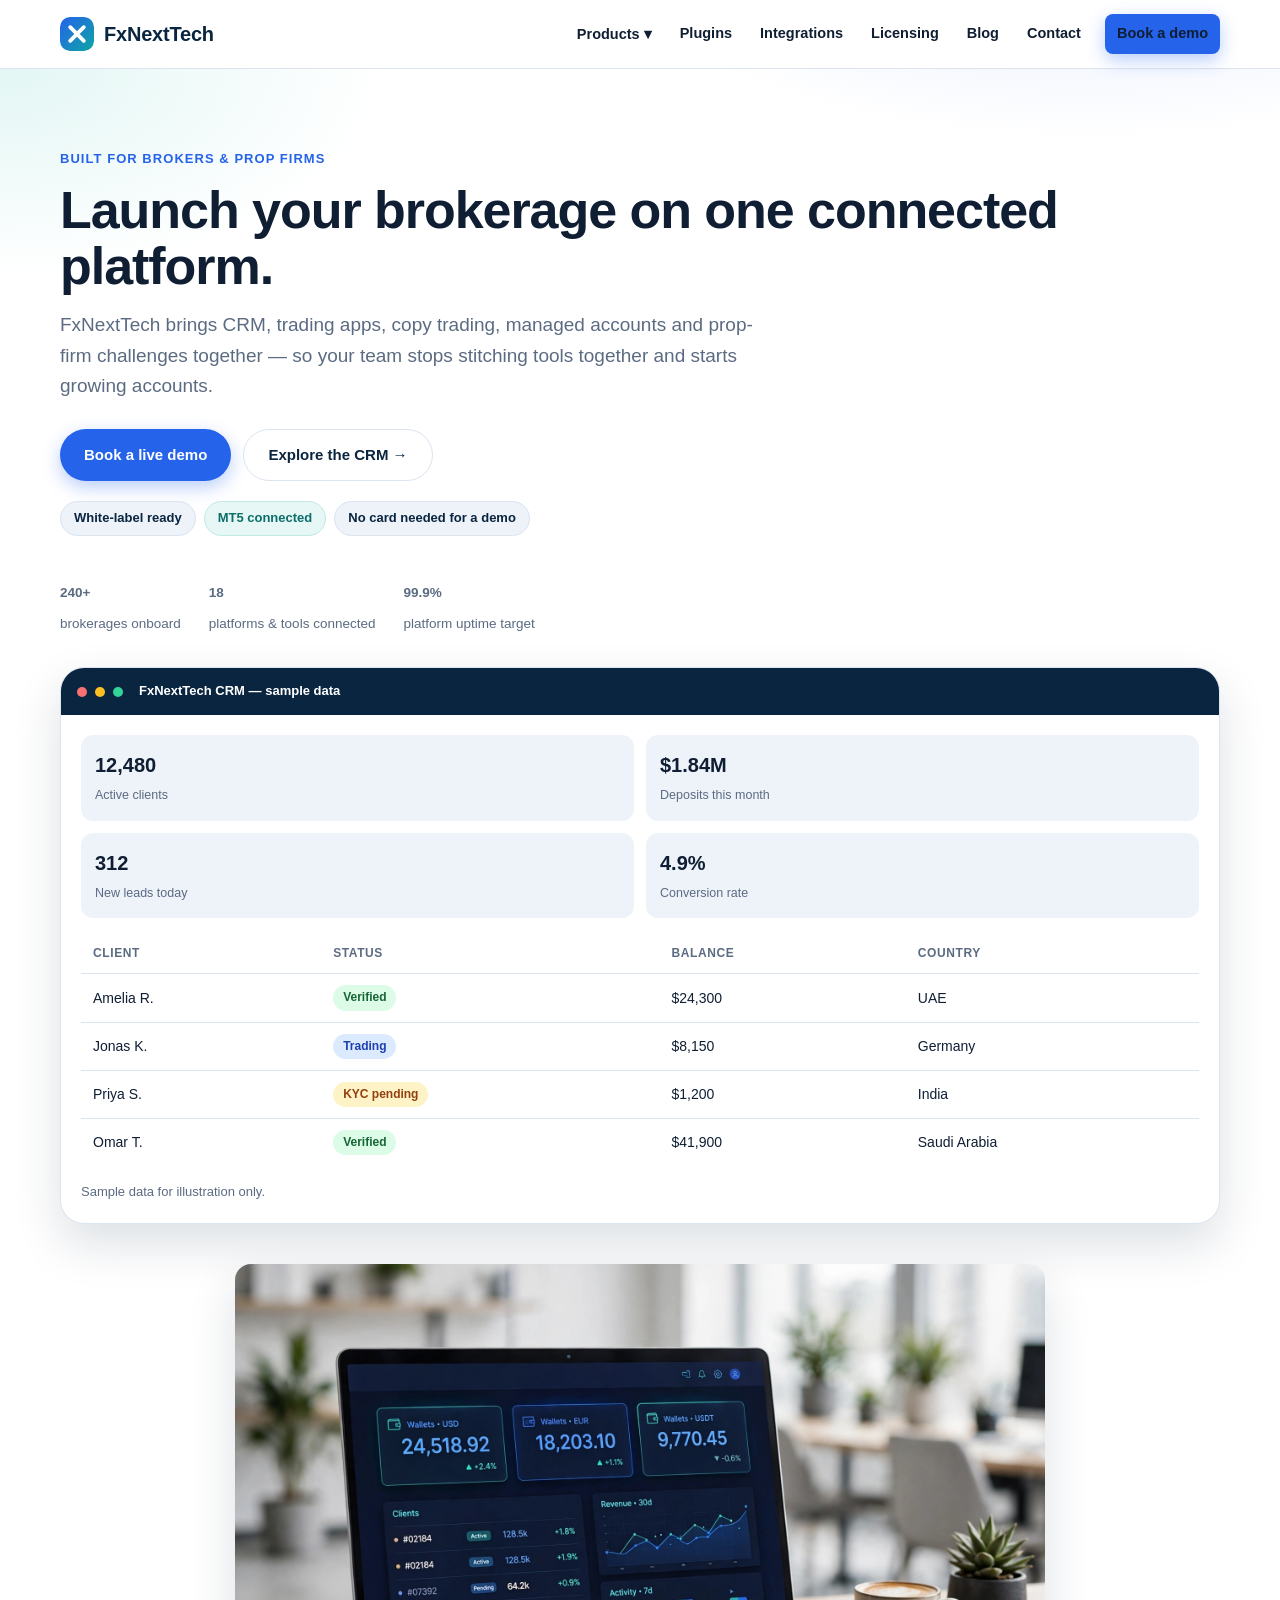
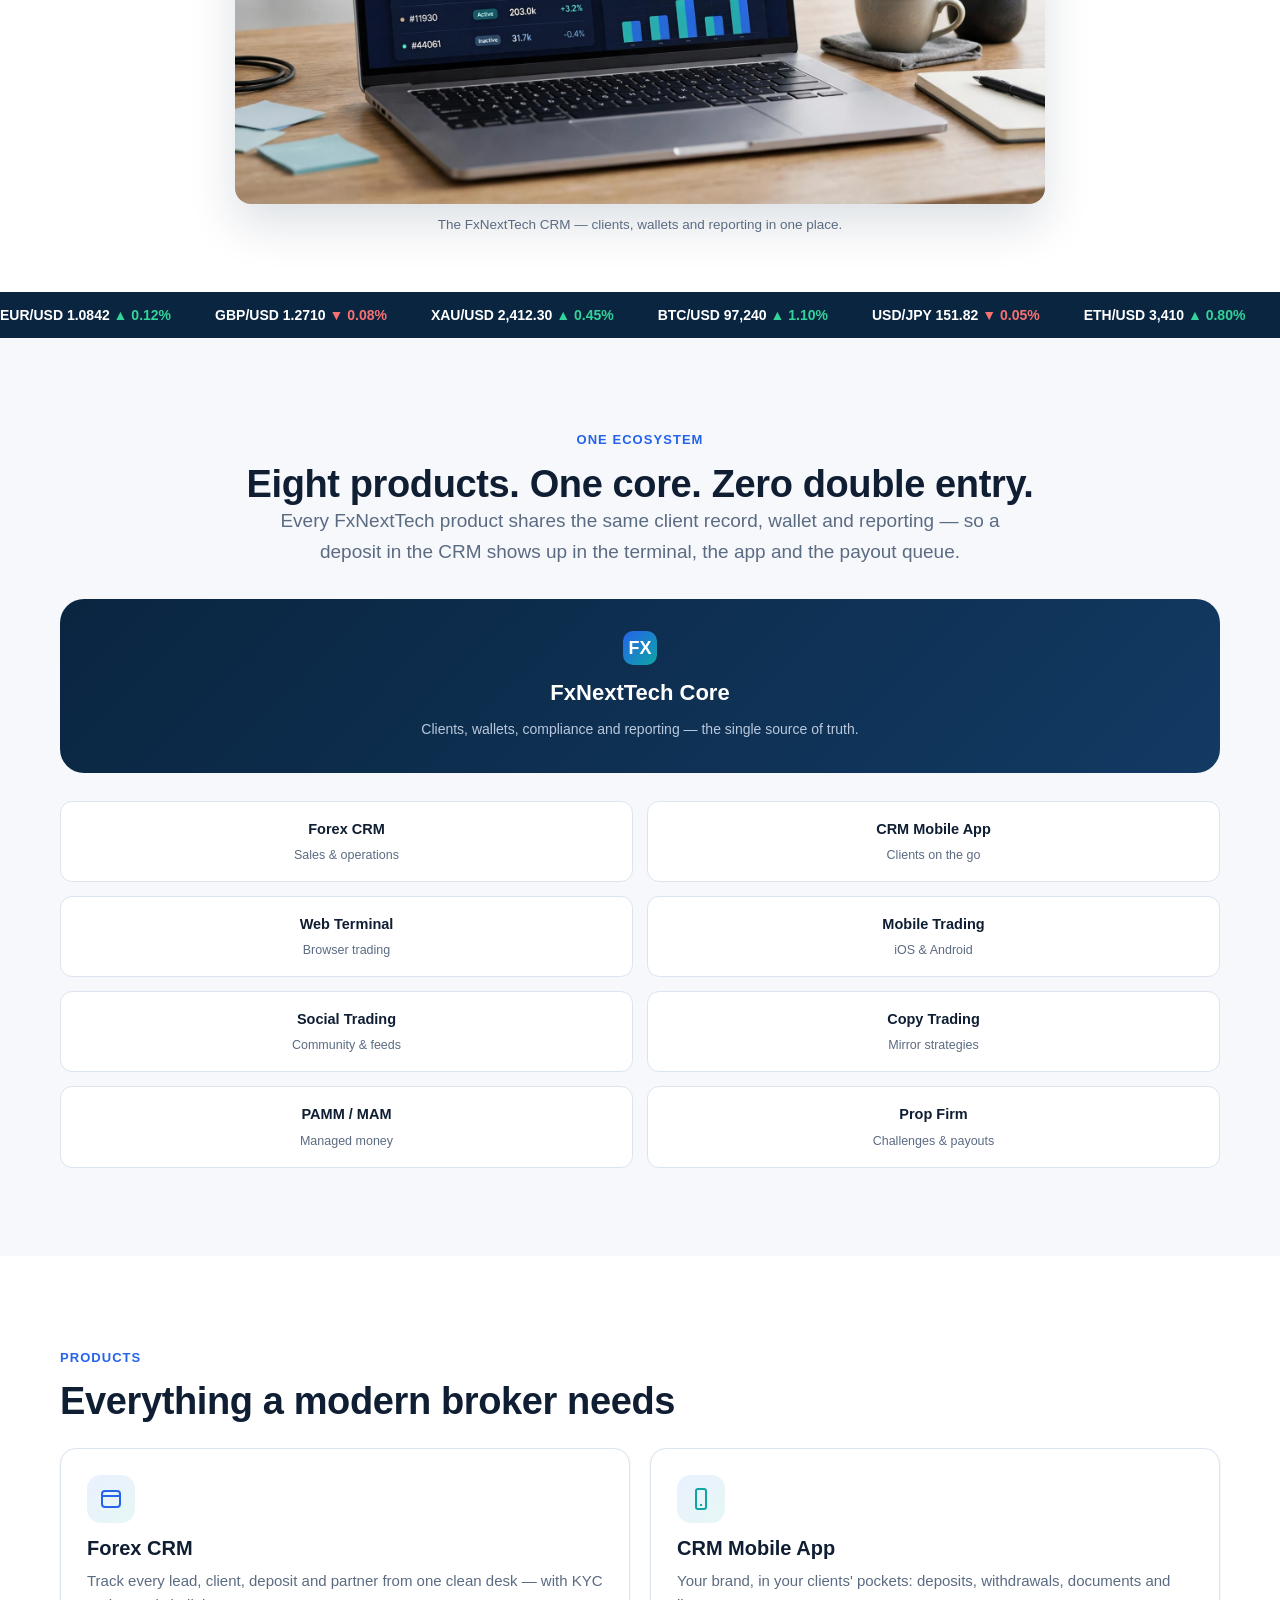
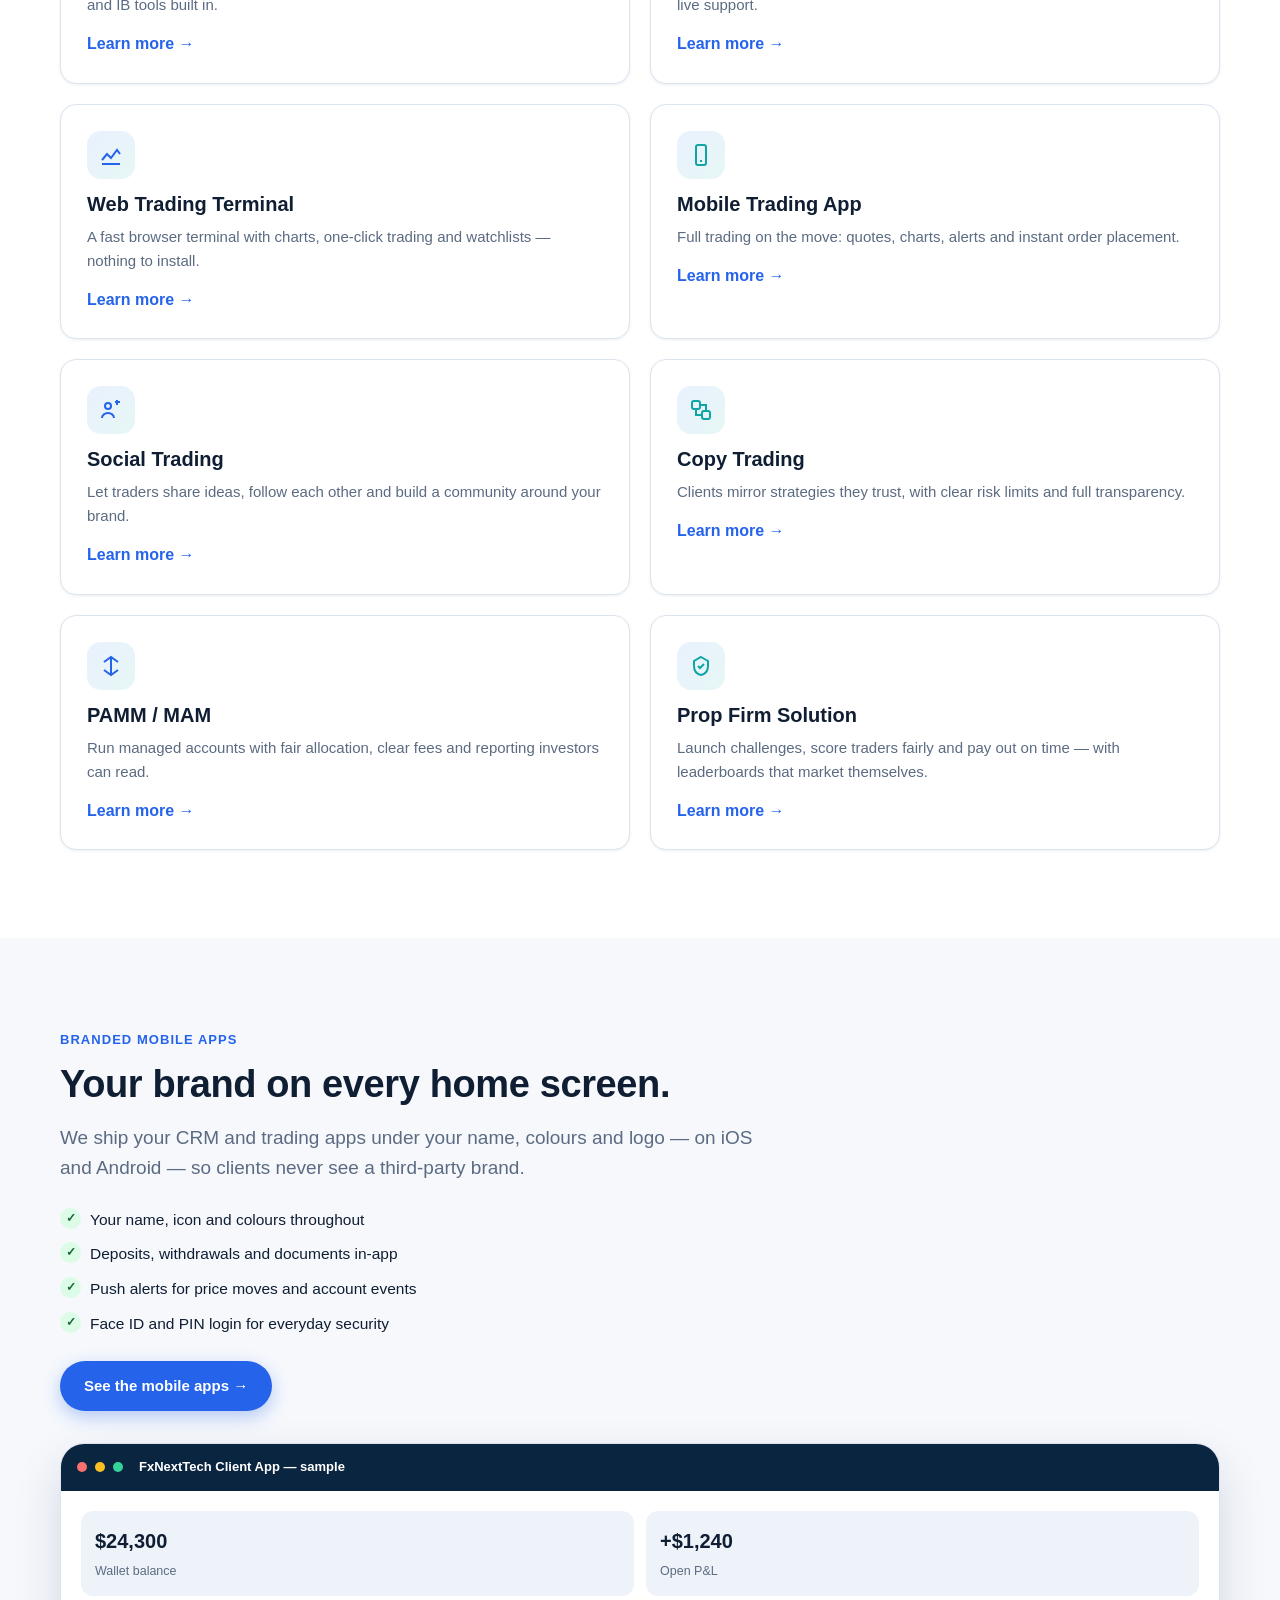
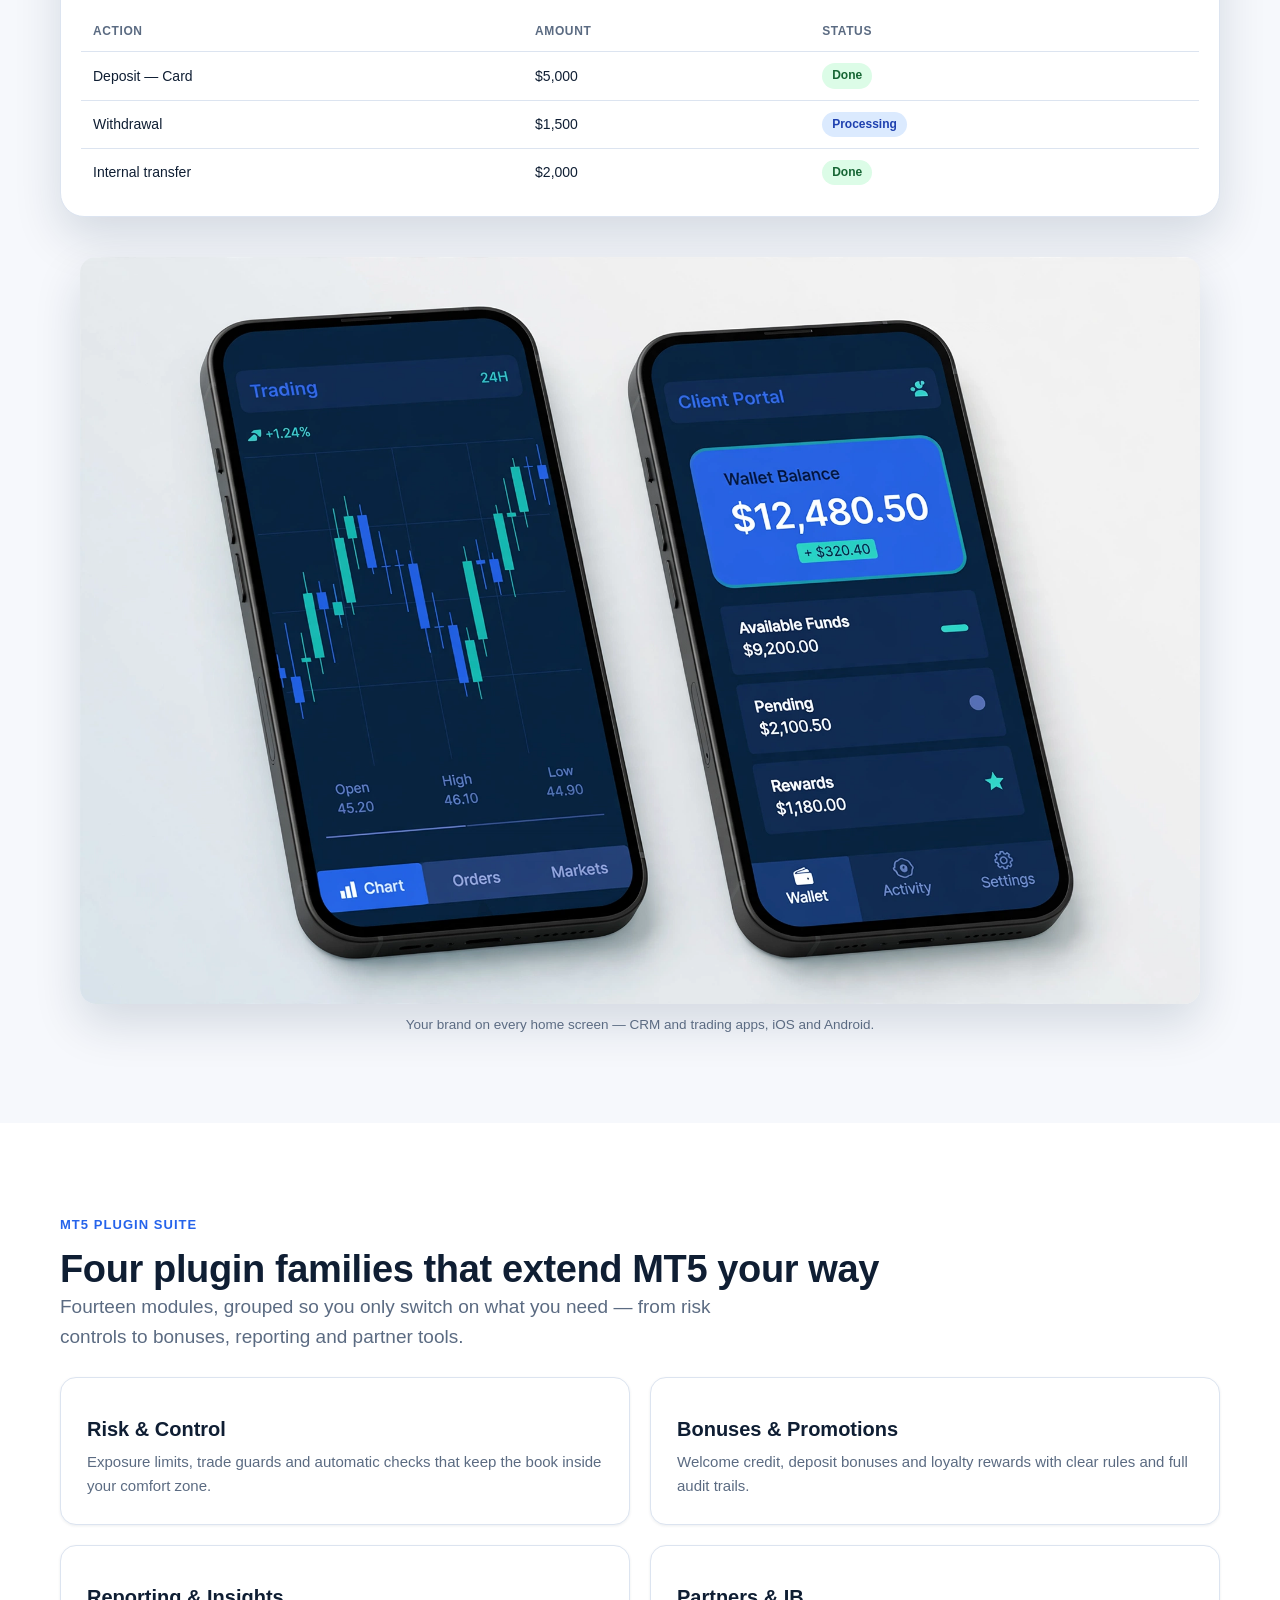
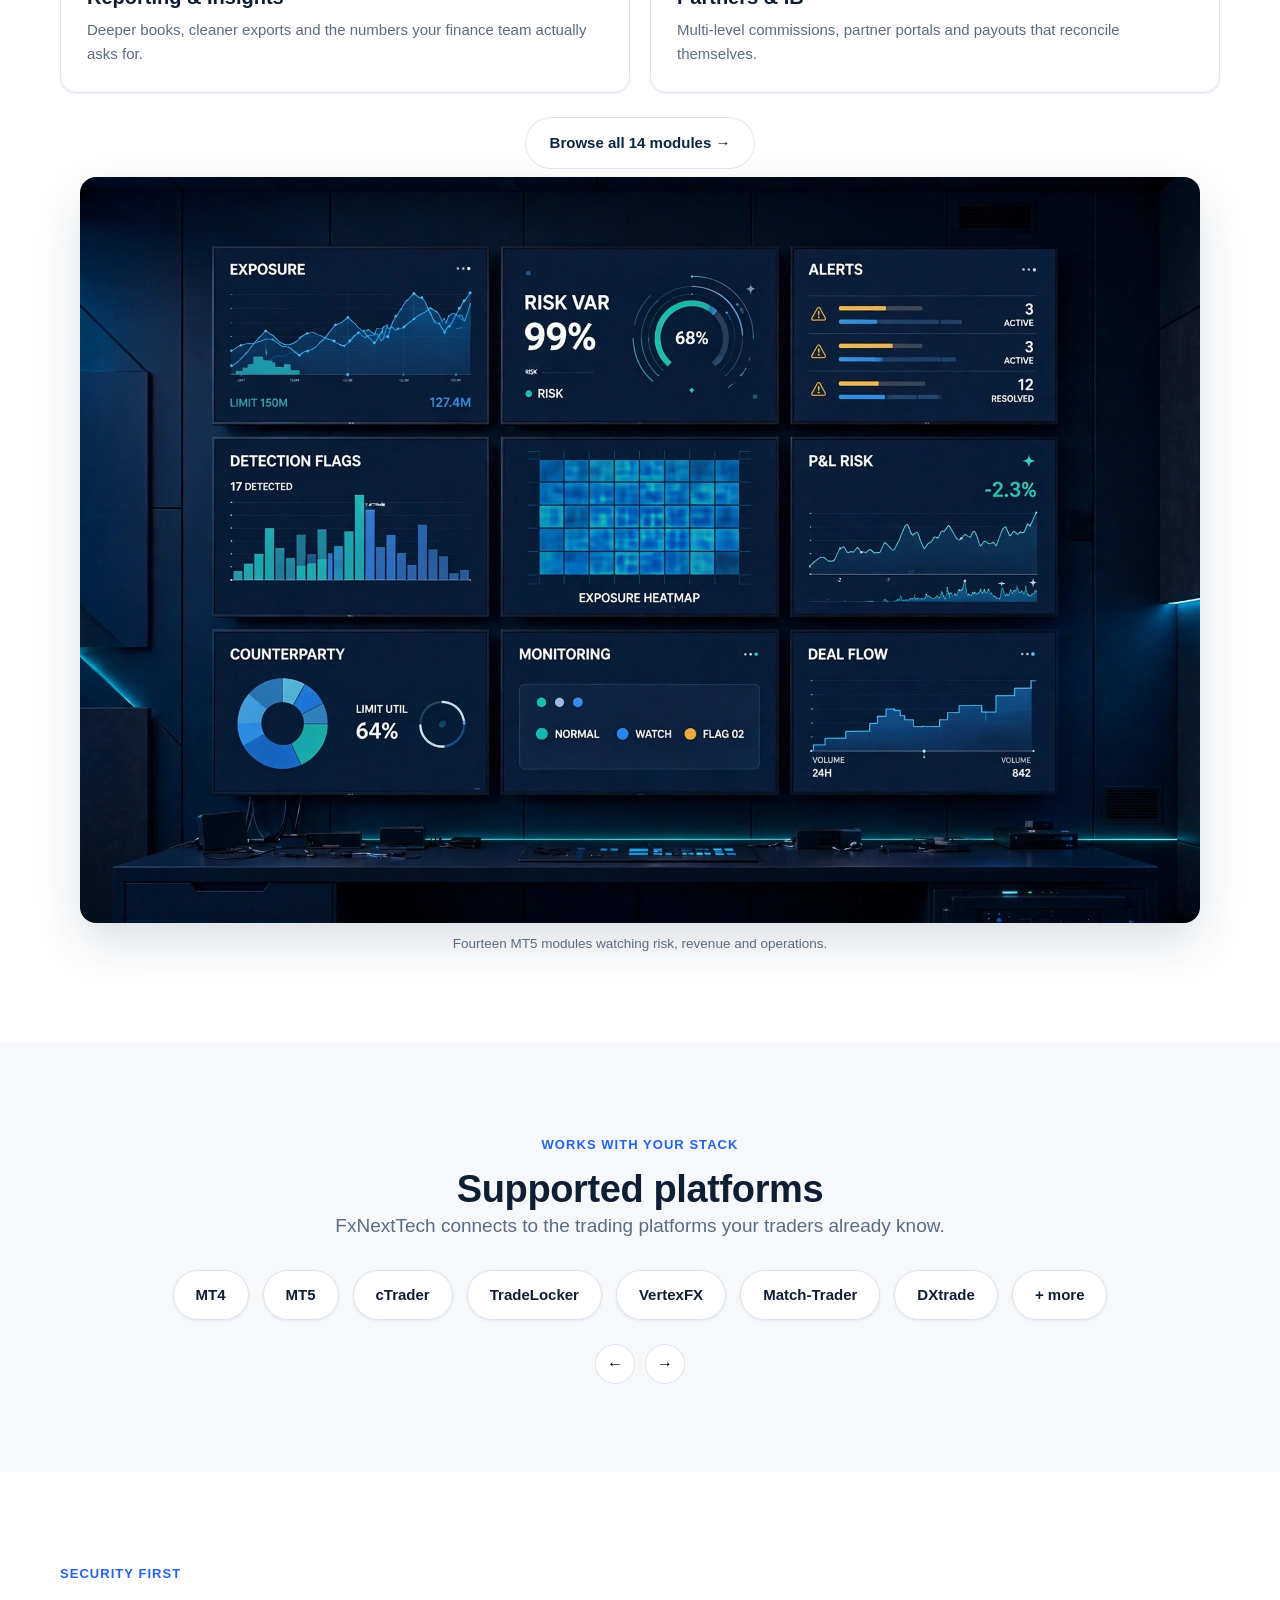
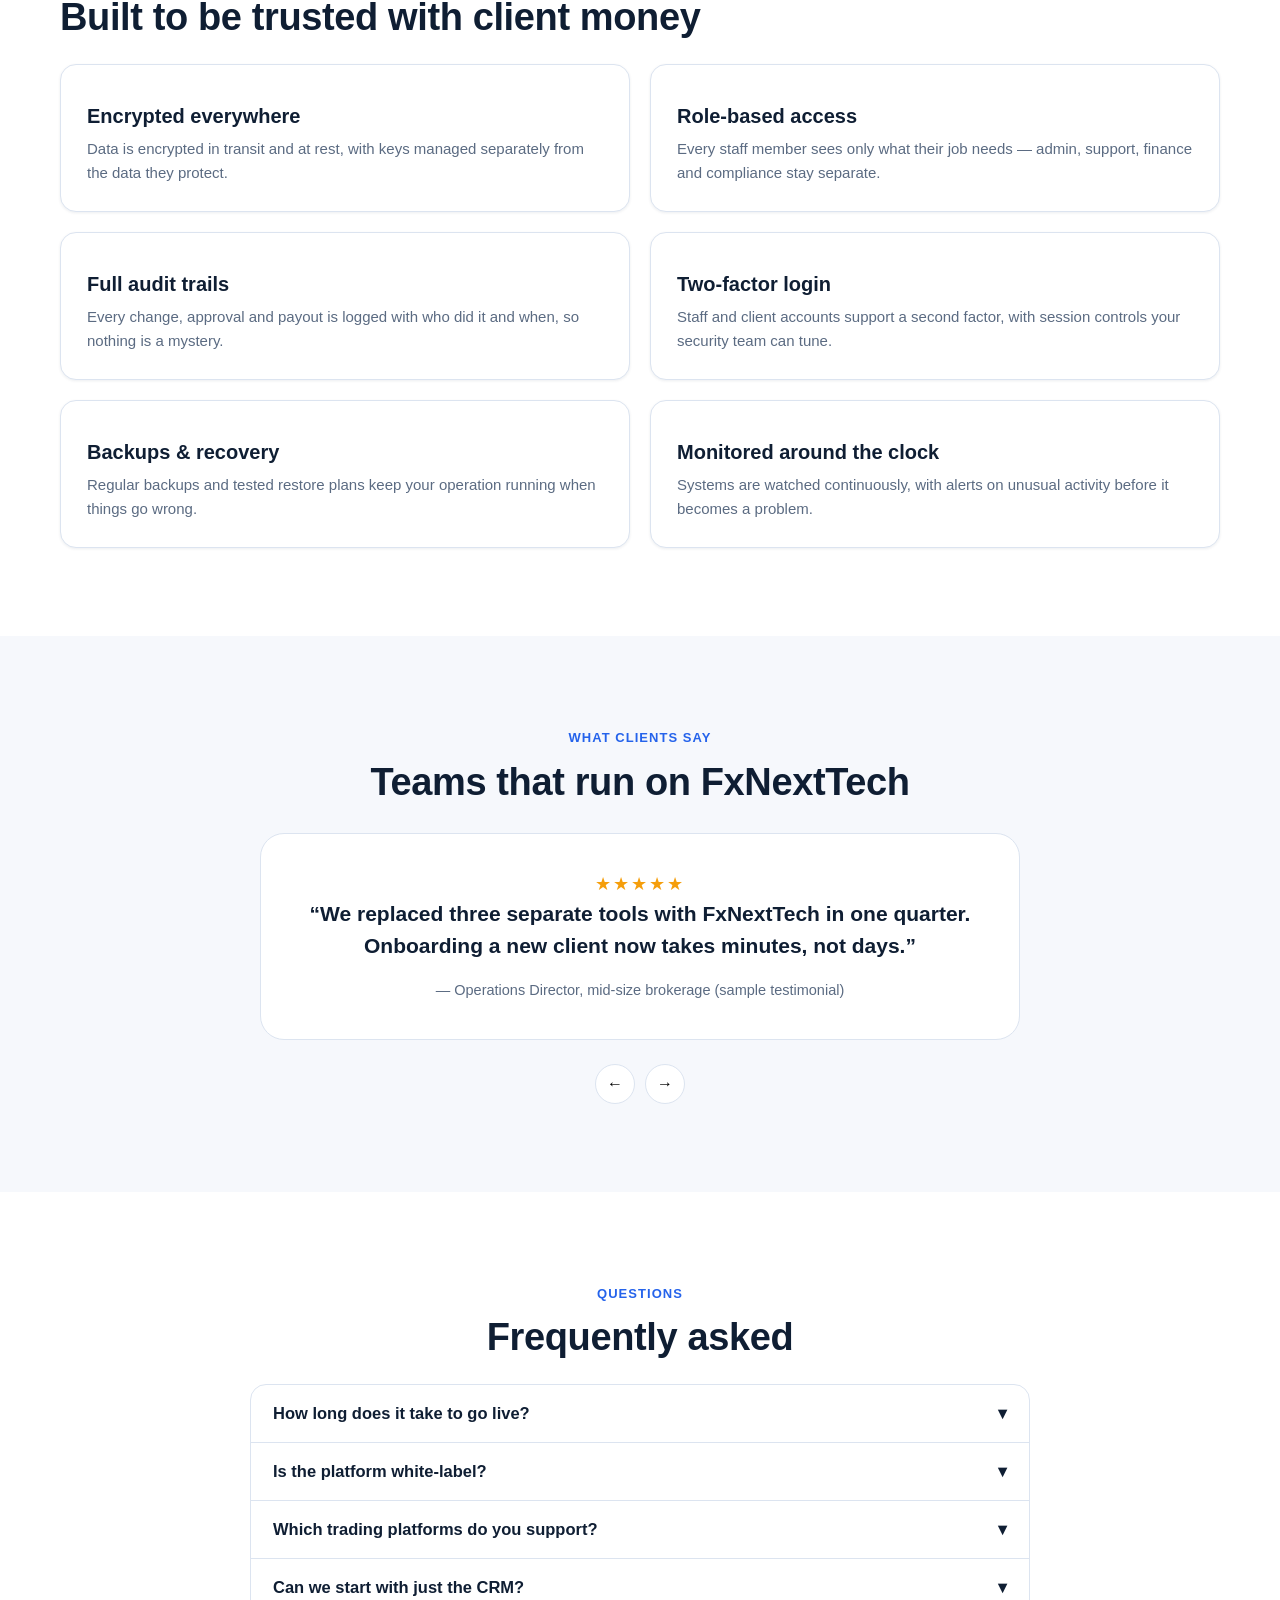
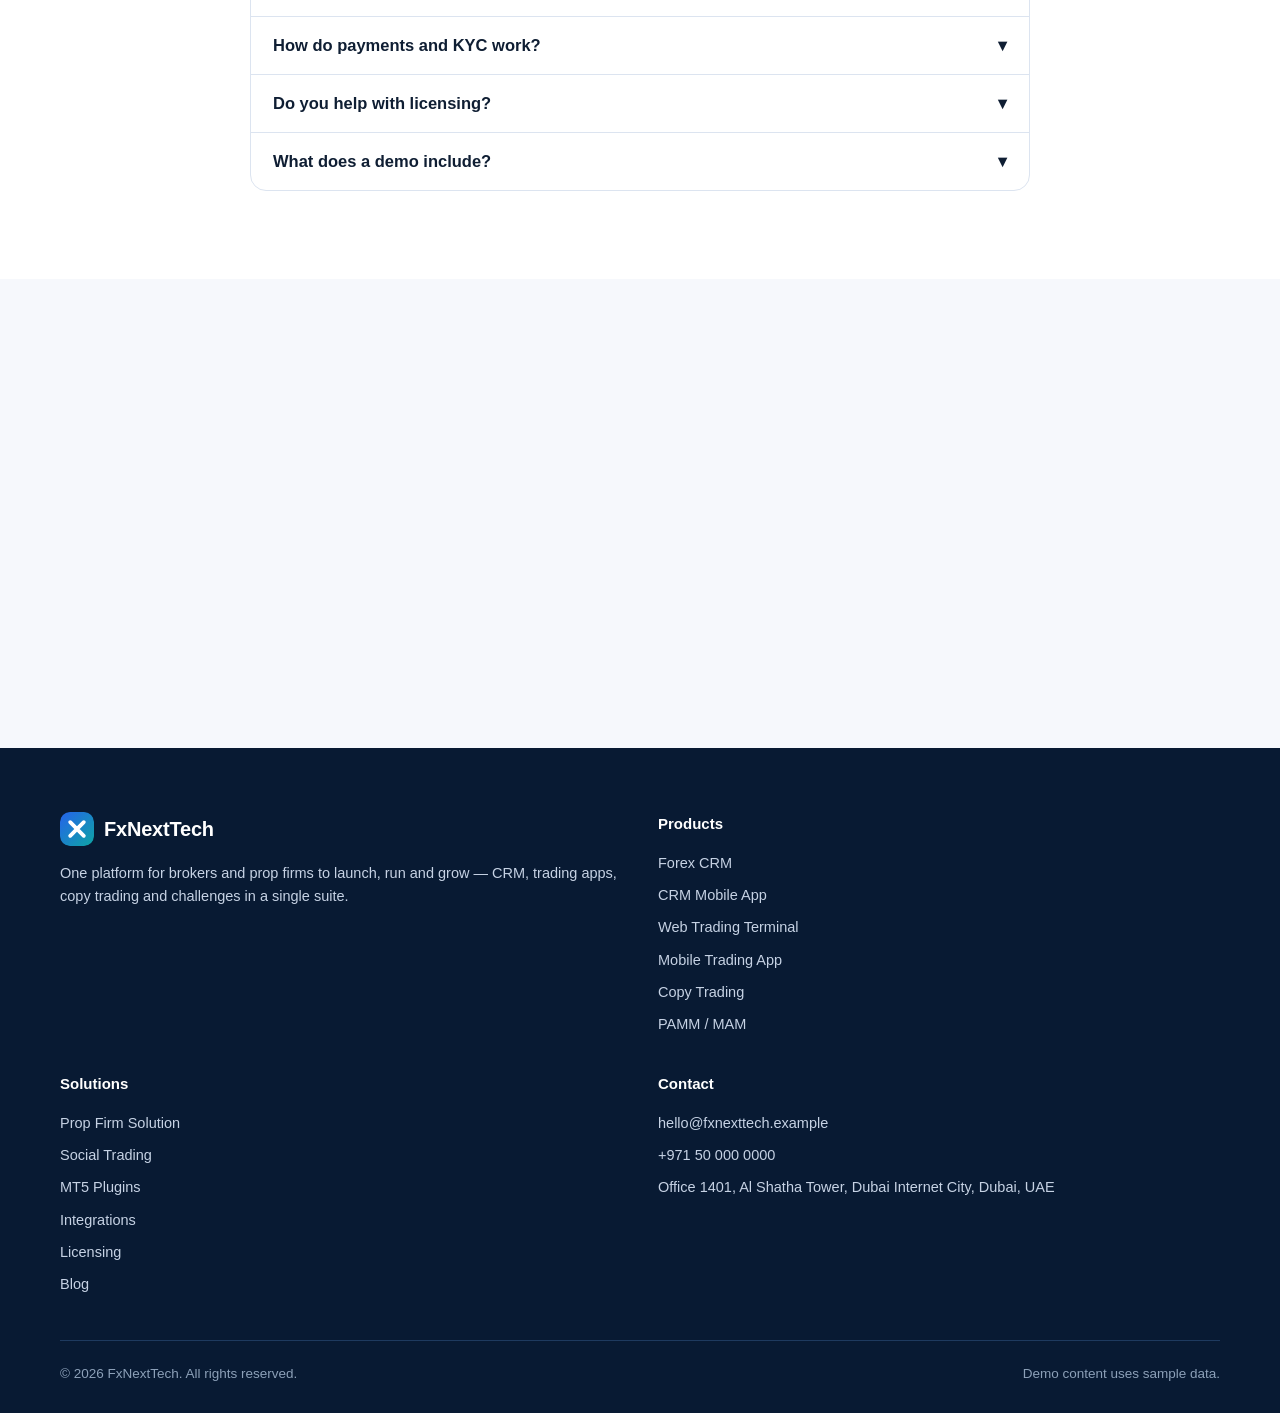
<file: index.html>
<!DOCTYPE html>
<html lang="en">
<head>
<meta charset="utf-8">
<meta name="viewport" content="width=device-width, initial-scale=1">
<title>FxNextTech — Broker &amp; Prop Firm Software, One Platform</title>
<meta name="description" content="FxNextTech builds the CRM, trading terminals, copy trading, PAMM and prop-firm tools brokers need to launch and grow — in one connected platform.">
<link rel="stylesheet" href="assets/css/style.css">
<link rel="icon" type="image/webp" href="assets/images/fxnexttech-logo.webp">
</head>
<body>
<header class="site-header"><div class="container header-inner">
<a class="logo" href="index.html"><svg class="logo-svg" viewBox="0 0 40 40" role="img" aria-label="FxNextTech logo"><defs><linearGradient id="fxg" x1="0" y1="0" x2="1" y2="1"><stop offset="0" stop-color="#2563EB"/><stop offset="1" stop-color="#0EA5A4"/></linearGradient></defs><rect width="40" height="40" rx="10" fill="url(#fxg)"/><path d="M12 12l16 16M28 12L12 28" stroke="#fff" stroke-width="4.5" stroke-linecap="round" fill="none"/></svg><span>FxNextTech</span></a>
<button class="nav-toggle" aria-expanded="false" aria-controls="mainNav" aria-label="Open menu">☰</button>
<nav class="main-nav" id="mainNav" aria-label="Main">
<div class="dropdown"><a href="forex-crm.html" aria-haspopup="true">Products ▾</a><div class="dropdown-menu">
<a href="forex-crm.html">Forex CRM<small>Clients, leads, deposits and partners in one place</small></a>
<a href="crm-mobile-app.html">CRM Mobile App<small>Your brand in your clients' pockets</small></a>
<a href="web-trading-terminal.html">Web Trading Terminal<small>Trade from any browser, nothing to install</small></a>
<a href="mobile-trading-app.html">Mobile Trading App<small>Fast trading on iOS and Android</small></a>
<a href="social-trading.html">Social Trading<small>Follow, share and learn in public</small></a>
<a href="copy-trading.html">Copy Trading<small>Let clients mirror proven strategies</small></a>
<a href="pamm-mam.html">PAMM / MAM<small>Managed accounts, done properly</small></a>
<a href="prop-firm-solution.html">Prop Firm Solution<small>Challenges, payouts and leaderboards</small></a>
</div></div>
<a href="mt5-plugins.html">Plugins</a>
<a href="integrations.html">Integrations</a>
<a href="company-formation.html">Licensing</a>
<a href="blog.html">Blog</a>
<a href="contact.html">Contact</a>
<a class="btn btn-primary btn-sm nav-cta" href="contact.html">Book a demo</a>
</nav></div></header>

<main>
<section class="hero"><div class="container hero-grid">
<div class="reveal">
<span class="eyebrow">Built for brokers &amp; prop firms</span>
<h1>Launch your brokerage on one connected platform.</h1>
<p class="lead mt-2">FxNextTech brings CRM, trading apps, copy trading, managed accounts and prop-firm challenges together — so your team stops stitching tools together and starts growing accounts.</p>
<div class="hero-actions">
<a class="btn btn-primary" href="contact.html">Book a live demo</a>
<a class="btn btn-ghost" href="forex-crm.html">Explore the CRM →</a>
</div>
<div class="chips"><span class="chip">White-label ready</span><span class="chip teal">MT5 connected</span><span class="chip">No card needed for a demo</span></div>
<div class="hero-stats">
<div><b><span data-count="240" data-suffix="+">0</span></b><span>brokerages onboard</span></div>
<div><b><span data-count="18" data-suffix="">0</span></b><span>platforms &amp; tools connected</span></div>
<div><b><span data-count="99" data-suffix=".9%">0</span></b><span>platform uptime target</span></div>
</div>
</div>
<div class="mock reveal" aria-label="Sample CRM dashboard preview">
<div class="mock-bar"><span class="dot"></span><span class="dot"></span><span class="dot"></span><span style="margin-left:8px">FxNextTech CRM — sample data</span></div>
<div class="mock-body">
<div class="mock-stats">
<div class="mock-stat"><b>12,480</b><span>Active clients</span></div>
<div class="mock-stat"><b>$1.84M</b><span>Deposits this month</span></div>
<div class="mock-stat"><b>312</b><span>New leads today</span></div>
<div class="mock-stat"><b>4.9%</b><span>Conversion rate</span></div>
</div>
<table class="data"><thead><tr><th>Client</th><th>Status</th><th>Balance</th><th>Country</th></tr></thead>
<tbody>
<tr><td>Amelia R.</td><td><span class="pill pill-green">Verified</span></td><td>$24,300</td><td>UAE</td></tr>
<tr><td>Jonas K.</td><td><span class="pill pill-blue">Trading</span></td><td>$8,150</td><td>Germany</td></tr>
<tr><td>Priya S.</td><td><span class="pill pill-amber">KYC pending</span></td><td>$1,200</td><td>India</td></tr>
<tr><td>Omar T.</td><td><span class="pill pill-green">Verified</span></td><td>$41,900</td><td>Saudi Arabia</td></tr>
</tbody></table>
<p class="muted mt-2" style="font-size:13px">Sample data for illustration only.</p>
</div></div>
<div class="container"><figure class="page-visual reveal hero-visual"><img loading="lazy" src="assets/images/hero-dashboard.webp" alt="FxNextTech broker CRM dashboard on a laptop"><figcaption>The FxNextTech CRM — clients, wallets and reporting in one place.</figcaption></figure></div>
</div></section>

<div class="ticker" aria-label="Sample market ticker"><div class="ticker-track">
<span>EUR/USD 1.0842 <span class="up">▲ 0.12%</span></span><span>GBP/USD 1.2710 <span class="down">▼ 0.08%</span></span><span>XAU/USD 2,412.30 <span class="up">▲ 0.45%</span></span><span>BTC/USD 97,240 <span class="up">▲ 1.10%</span></span><span>USD/JPY 151.82 <span class="down">▼ 0.05%</span></span><span>ETH/USD 3,410 <span class="up">▲ 0.80%</span></span>
<span>EUR/USD 1.0842 <span class="up">▲ 0.12%</span></span><span>GBP/USD 1.2710 <span class="down">▼ 0.08%</span></span><span>XAU/USD 2,412.30 <span class="up">▲ 0.45%</span></span><span>BTC/USD 97,240 <span class="up">▲ 1.10%</span></span><span>USD/JPY 151.82 <span class="down">▼ 0.05%</span></span><span>ETH/USD 3,410 <span class="up">▲ 0.80%</span></span>
</div></div>

<section class="section"><div class="container">
<div class="center reveal"><span class="eyebrow">One ecosystem</span><h2>Eight products. One core. Zero double entry.</h2><p class="lead">Every FxNextTech product shares the same client record, wallet and reporting — so a deposit in the CRM shows up in the terminal, the app and the payout queue.</p></div>
<div class="eco mt-4 reveal">
<div class="eco-core"><div class="logo-mark" style="margin:0 auto">FX</div><b>FxNextTech Core</b><p>Clients, wallets, compliance and reporting — the single source of truth.</p></div>
<div class="eco-items">
<div class="eco-item">Forex CRM<small>Sales &amp; operations</small></div>
<div class="eco-item">CRM Mobile App<small>Clients on the go</small></div>
<div class="eco-item">Web Terminal<small>Browser trading</small></div>
<div class="eco-item">Mobile Trading<small>iOS &amp; Android</small></div>
<div class="eco-item">Social Trading<small>Community &amp; feeds</small></div>
<div class="eco-item">Copy Trading<small>Mirror strategies</small></div>
<div class="eco-item">PAMM / MAM<small>Managed money</small></div>
<div class="eco-item">Prop Firm<small>Challenges &amp; payouts</small></div>
</div></div>
</div></section>

<section class="section alt"><div class="container">
<div class="reveal"><span class="eyebrow">Products</span><h2>Everything a modern broker needs</h2></div>
<div class="grid grid-4 mt-3">
<div class="card reveal"><div class="icon-badge"><svg viewBox="0 0 24 24" fill="none" stroke="currentColor" stroke-width="2"><rect x="3" y="4" width="18" height="16" rx="3"/><path d="M3 9h18"/></svg></div><h3>Forex CRM</h3><p>Track every lead, client, deposit and partner from one clean desk — with KYC and IB tools built in.</p><a class="link" href="forex-crm.html">Learn more →</a></div>
<div class="card reveal"><div class="icon-badge teal"><svg viewBox="0 0 24 24" fill="none" stroke="currentColor" stroke-width="2"><rect x="7" y="2" width="10" height="20" rx="2"/><path d="M11 18h2"/></svg></div><h3>CRM Mobile App</h3><p>Your brand, in your clients' pockets: deposits, withdrawals, documents and live support.</p><a class="link" href="crm-mobile-app.html">Learn more →</a></div>
<div class="card reveal"><div class="icon-badge"><svg viewBox="0 0 24 24" fill="none" stroke="currentColor" stroke-width="2"><path d="M3 17l5-6 4 4 6-8 3 4"/><path d="M3 21h18"/></svg></div><h3>Web Trading Terminal</h3><p>A fast browser terminal with charts, one-click trading and watchlists — nothing to install.</p><a class="link" href="web-trading-terminal.html">Learn more →</a></div>
<div class="card reveal"><div class="icon-badge teal"><svg viewBox="0 0 24 24" fill="none" stroke="currentColor" stroke-width="2"><rect x="7" y="2" width="10" height="20" rx="2"/><path d="M11 18h2"/></svg></div><h3>Mobile Trading App</h3><p>Full trading on the move: quotes, charts, alerts and instant order placement.</p><a class="link" href="mobile-trading-app.html">Learn more →</a></div>
<div class="card reveal"><div class="icon-badge"><svg viewBox="0 0 24 24" fill="none" stroke="currentColor" stroke-width="2"><circle cx="9" cy="8" r="3"/><path d="M3 20c0-3 3-5 6-5s6 2 6 5"/><path d="M16 4h5M18 2v5"/></svg></div><h3>Social Trading</h3><p>Let traders share ideas, follow each other and build a community around your brand.</p><a class="link" href="social-trading.html">Learn more →</a></div>
<div class="card reveal"><div class="icon-badge teal"><svg viewBox="0 0 24 24" fill="none" stroke="currentColor" stroke-width="2"><rect x="3" y="3" width="8" height="8" rx="2"/><rect x="13" y="13" width="8" height="8" rx="2"/><path d="M11 7h6v6M7 11v6h6"/></svg></div><h3>Copy Trading</h3><p>Clients mirror strategies they trust, with clear risk limits and full transparency.</p><a class="link" href="copy-trading.html">Learn more →</a></div>
<div class="card reveal"><div class="icon-badge"><svg viewBox="0 0 24 24" fill="none" stroke="currentColor" stroke-width="2"><path d="M12 3v18M5 8l7-5 7 5M5 16l7 5 7-5"/></svg></div><h3>PAMM / MAM</h3><p>Run managed accounts with fair allocation, clear fees and reporting investors can read.</p><a class="link" href="pamm-mam.html">Learn more →</a></div>
<div class="card reveal"><div class="icon-badge teal"><svg viewBox="0 0 24 24" fill="none" stroke="currentColor" stroke-width="2"><path d="M12 3l7 4v5c0 5-3 8-7 9-4-1-7-4-7-9V7z"/><path d="M9 12l2 2 4-4"/></svg></div><h3>Prop Firm Solution</h3><p>Launch challenges, score traders fairly and pay out on time — with leaderboards that market themselves.</p><a class="link" href="prop-firm-solution.html">Learn more →</a></div>
</div></div></section>

<section class="section"><div class="container hero-grid">
<div class="reveal"><span class="eyebrow">Branded mobile apps</span><h2>Your brand on every home screen.</h2><p class="lead mt-2">We ship your CRM and trading apps under your name, colours and logo — on iOS and Android — so clients never see a third-party brand.</p><ul class="check-list mt-3"><li>Your name, icon and colours throughout</li><li>Deposits, withdrawals and documents in-app</li><li>Push alerts for price moves and account events</li><li>Face ID and PIN login for everyday security</li></ul><a class="btn btn-primary mt-3" href="crm-mobile-app.html">See the mobile apps →</a></div>
<div class="mock reveal"><div class="mock-bar"><span class="dot"></span><span class="dot"></span><span class="dot"></span><span style="margin-left:8px">FxNextTech Client App — sample</span></div><div class="mock-body"><div class="mock-stats"><div class="mock-stat"><b>$24,300</b><span>Wallet balance</span></div><div class="mock-stat"><b>+$1,240</b><span>Open P&amp;L</span></div></div>
<table class="data"><thead><tr><th>Action</th><th>Amount</th><th>Status</th></tr></thead><tbody><tr><td>Deposit — Card</td><td>$5,000</td><td><span class="pill pill-green">Done</span></td></tr><tr><td>Withdrawal</td><td>$1,500</td><td><span class="pill pill-blue">Processing</span></td></tr><tr><td>Internal transfer</td><td>$2,000</td><td><span class="pill pill-green">Done</span></td></tr></tbody></table></div></div>
<div class="container"><figure class="page-visual reveal"><img loading="lazy" src="assets/images/mobile-apps.webp" alt="FxNextTech CRM and trading apps on two smartphones"><figcaption>Your brand on every home screen — CRM and trading apps, iOS and Android.</figcaption></figure></div>
</div></section>

<section class="section alt"><div class="container">
<div class="reveal"><span class="eyebrow">MT5 plugin suite</span><h2>Four plugin families that extend MT5 your way</h2><p class="lead">Fourteen modules, grouped so you only switch on what you need — from risk controls to bonuses, reporting and partner tools.</p></div>
<div class="grid grid-4 mt-3">
<div class="card reveal"><h3>Risk &amp; Control</h3><p>Exposure limits, trade guards and automatic checks that keep the book inside your comfort zone.</p></div>
<div class="card reveal"><h3>Bonuses &amp; Promotions</h3><p>Welcome credit, deposit bonuses and loyalty rewards with clear rules and full audit trails.</p></div>
<div class="card reveal"><h3>Reporting &amp; Insights</h3><p>Deeper books, cleaner exports and the numbers your finance team actually asks for.</p></div>
<div class="card reveal"><h3>Partners &amp; IB</h3><p>Multi-level commissions, partner portals and payouts that reconcile themselves.</p></div>
</div>
<div class="center mt-3"><a class="btn btn-ghost" href="mt5-plugins.html">Browse all 14 modules →</a></div>
<div class="container"><figure class="page-visual reveal"><img loading="lazy" src="assets/images/mt5-plugins.webp" alt="FxNextTech MT5 plugin monitoring wall"><figcaption>Fourteen MT5 modules watching risk, revenue and operations.</figcaption></figure></div>
</div></section>

<section class="section"><div class="container center">
<div class="reveal"><span class="eyebrow">Works with your stack</span><h2>Supported platforms</h2><p class="lead">FxNextTech connects to the trading platforms your traders already know.</p></div>
<div class="carousel mt-3 reveal" data-carousel><div class="carousel-track" data-track>
<div class="carousel-slide"><div class="platform-row"><span class="platform-pill">MT4</span><span class="platform-pill">MT5</span><span class="platform-pill">cTrader</span><span class="platform-pill">TradeLocker</span><span class="platform-pill">VertexFX</span><span class="platform-pill">Match-Trader</span><span class="platform-pill">DXtrade</span><span class="platform-pill">+ more</span></div></div>
<div class="carousel-slide"><div class="platform-row"><span class="platform-pill">MT5 — full suite</span><span class="platform-pill">cTrader — full suite</span><span class="platform-pill">TradeLocker — full suite</span><span class="platform-pill">Match-Trader — full suite</span><span class="platform-pill">DXtrade — full suite</span></div></div>
</div><div class="carousel-nav"><button data-prev aria-label="Previous platforms">←</button><button data-next aria-label="Next platforms">→</button></div></div>
</div></section>

<section class="section alt"><div class="container">
<div class="reveal"><span class="eyebrow">Security first</span><h2>Built to be trusted with client money</h2></div>
<div class="grid grid-3 mt-3">
<div class="card reveal"><h3>Encrypted everywhere</h3><p>Data is encrypted in transit and at rest, with keys managed separately from the data they protect.</p></div>
<div class="card reveal"><h3>Role-based access</h3><p>Every staff member sees only what their job needs — admin, support, finance and compliance stay separate.</p></div>
<div class="card reveal"><h3>Full audit trails</h3><p>Every change, approval and payout is logged with who did it and when, so nothing is a mystery.</p></div>
<div class="card reveal"><h3>Two-factor login</h3><p>Staff and client accounts support a second factor, with session controls your security team can tune.</p></div>
<div class="card reveal"><h3>Backups &amp; recovery</h3><p>Regular backups and tested restore plans keep your operation running when things go wrong.</p></div>
<div class="card reveal"><h3>Monitored around the clock</h3><p>Systems are watched continuously, with alerts on unusual activity before it becomes a problem.</p></div>
</div></div></section>

<section class="section"><div class="container center">
<div class="reveal"><span class="eyebrow">What clients say</span><h2>Teams that run on FxNextTech</h2></div>
<div class="carousel mt-3 reveal" data-carousel data-auto="true"><div class="carousel-track" data-track>
<div class="carousel-slide"><div class="quote-card"><div class="stars">★★★★★</div><blockquote>“We replaced three separate tools with FxNextTech in one quarter. Onboarding a new client now takes minutes, not days.”</blockquote><footer>— Operations Director, mid-size brokerage (sample testimonial)</footer></div></div>
<div class="carousel-slide"><div class="quote-card"><div class="stars">★★★★★</div><blockquote>“The prop-firm challenge flow just works. Our traders understand the rules, and payouts go out without chasing.”</blockquote><footer>— Founder, prop trading firm (sample testimonial)</footer></div></div>
<div class="carousel-slide"><div class="quote-card"><div class="stars">★★★★★</div><blockquote>“Support answers fast, and the CRM finally matches how our sales team actually works.”</blockquote><footer>— Head of Sales, growing broker (sample testimonial)</footer></div></div>
<div class="carousel-slide"><div class="quote-card"><div class="stars">★★★★★</div><blockquote>“The mobile app is the first thing our clients mention. It feels like our product, not a resold one.”</blockquote><footer>— CEO, boutique broker (sample testimonial)</footer></div></div>
<div class="carousel-slide"><div class="quote-card"><div class="stars">★★★★★</div><blockquote>“Reporting that used to take a Friday afternoon now takes ten minutes. Finance noticed first.”</blockquote><footer>— Finance Manager, brokerage group (sample testimonial)</footer></div></div>
</div><div class="carousel-nav"><button data-prev aria-label="Previous testimonial">←</button><button data-next aria-label="Next testimonial">→</button></div></div>
</div></section>

<section class="section alt"><div class="container" style="max-width:820px">
<div class="center reveal"><span class="eyebrow">Questions</span><h2>Frequently asked</h2></div>
<div class="acc mt-3 reveal" data-single="true">
<div class="acc-item"><button class="acc-btn" aria-expanded="false">How long does it take to go live?<span class="chev">▾</span></button><div class="acc-panel"><p>Most brokers launch the core CRM and client app in a few weeks, once branding and payment details are ready. Trading products are switched on in stages, so you are never blocked waiting for everything at once.</p></div></div>
<div class="acc-item"><button class="acc-btn" aria-expanded="false">Is the platform white-label?<span class="chev">▾</span></button><div class="acc-panel"><p>Yes. Your name, logo and colours appear across the CRM, client app and trading apps. Clients see your brand, not ours.</p></div></div>
<div class="acc-item"><button class="acc-btn" aria-expanded="false">Which trading platforms do you support?<span class="chev">▾</span></button><div class="acc-panel"><p>MT4, MT5, cTrader, TradeLocker, VertexFX, Match-Trader and DXtrade, with more on request. The CRM and wallet work the same whichever platform your traders use.</p></div></div>
<div class="acc-item"><button class="acc-btn" aria-expanded="false">Can we start with just the CRM?<span class="chev">▾</span></button><div class="acc-panel"><p>Yes — many clients start with the CRM and add the mobile app, copy trading or the prop-firm module later. Everything shares the same client record, so nothing needs to be rebuilt.</p></div></div>
<div class="acc-item"><button class="acc-btn" aria-expanded="false">How do payments and KYC work?<span class="chev">▾</span></button><div class="acc-panel"><p>FxNextTech connects to payment providers and KYC vendors through its integrations layer. Your compliance team keeps control of approvals and limits.</p></div></div>
<div class="acc-item"><button class="acc-btn" aria-expanded="false">Do you help with licensing?<span class="chev">▾</span></button><div class="acc-panel"><p>We guide founders through company formation and licence applications in six jurisdictions, and explain the trade-offs honestly before you commit.</p></div></div>
<div class="acc-item"><button class="acc-btn" aria-expanded="false">What does a demo include?<span class="chev">▾</span></button><div class="acc-panel"><p>A guided walkthrough of the CRM, client app and one trading product of your choice, using sample data — plus time for your own questions. No card, no commitment.</p></div></div>
</div></div></section>

<section class="section"><div class="container"><div class="cta-band cta-bg reveal">
<h2>Ready to see FxNextTech on your brand?</h2><p>Book a live demo and we will walk you through the CRM, the client app and the trading tools — using your use case, not a generic script.</p>
<a class="btn btn-white" href="contact.html">Book your demo →</a>
</div></div></section>
</main>

<footer class="site-footer"><div class="container"><div class="footer-grid">
<div><a class="logo" href="index.html" style="color:#fff"><svg class="logo-svg" viewBox="0 0 40 40" role="img" aria-label="FxNextTech logo"><defs><linearGradient id="fxg" x1="0" y1="0" x2="1" y2="1"><stop offset="0" stop-color="#2563EB"/><stop offset="1" stop-color="#0EA5A4"/></linearGradient></defs><rect width="40" height="40" rx="10" fill="url(#fxg)"/><path d="M12 12l16 16M28 12L12 28" stroke="#fff" stroke-width="4.5" stroke-linecap="round" fill="none"/></svg><span>FxNextTech</span></a><p class="mt-2" style="font-size:14.5px">One platform for brokers and prop firms to launch, run and grow — CRM, trading apps, copy trading and challenges in a single suite.</p></div>
<div><h4>Products</h4><ul><li><a href="forex-crm.html">Forex CRM</a></li><li><a href="crm-mobile-app.html">CRM Mobile App</a></li><li><a href="web-trading-terminal.html">Web Trading Terminal</a></li><li><a href="mobile-trading-app.html">Mobile Trading App</a></li><li><a href="copy-trading.html">Copy Trading</a></li><li><a href="pamm-mam.html">PAMM / MAM</a></li></ul></div>
<div><h4>Solutions</h4><ul><li><a href="prop-firm-solution.html">Prop Firm Solution</a></li><li><a href="social-trading.html">Social Trading</a></li><li><a href="mt5-plugins.html">MT5 Plugins</a></li><li><a href="integrations.html">Integrations</a></li><li><a href="company-formation.html">Licensing</a></li><li><a href="blog.html">Blog</a></li></ul></div>
<div><h4>Contact</h4><ul><li><a href="mailto:hello@fxnexttech.example">hello@fxnexttech.example</a></li><li>+971 50 000 0000</li><li>Office 1401, Al Shatha Tower, Dubai Internet City, Dubai, UAE</li></ul></div>
</div><div class="footer-bottom"><span>© 2026 FxNextTech. All rights reserved.</span><span>Demo content uses sample data.</span></div></div></footer>
<script src="assets/js/main.js"></script>
</body>
</html>
</file>
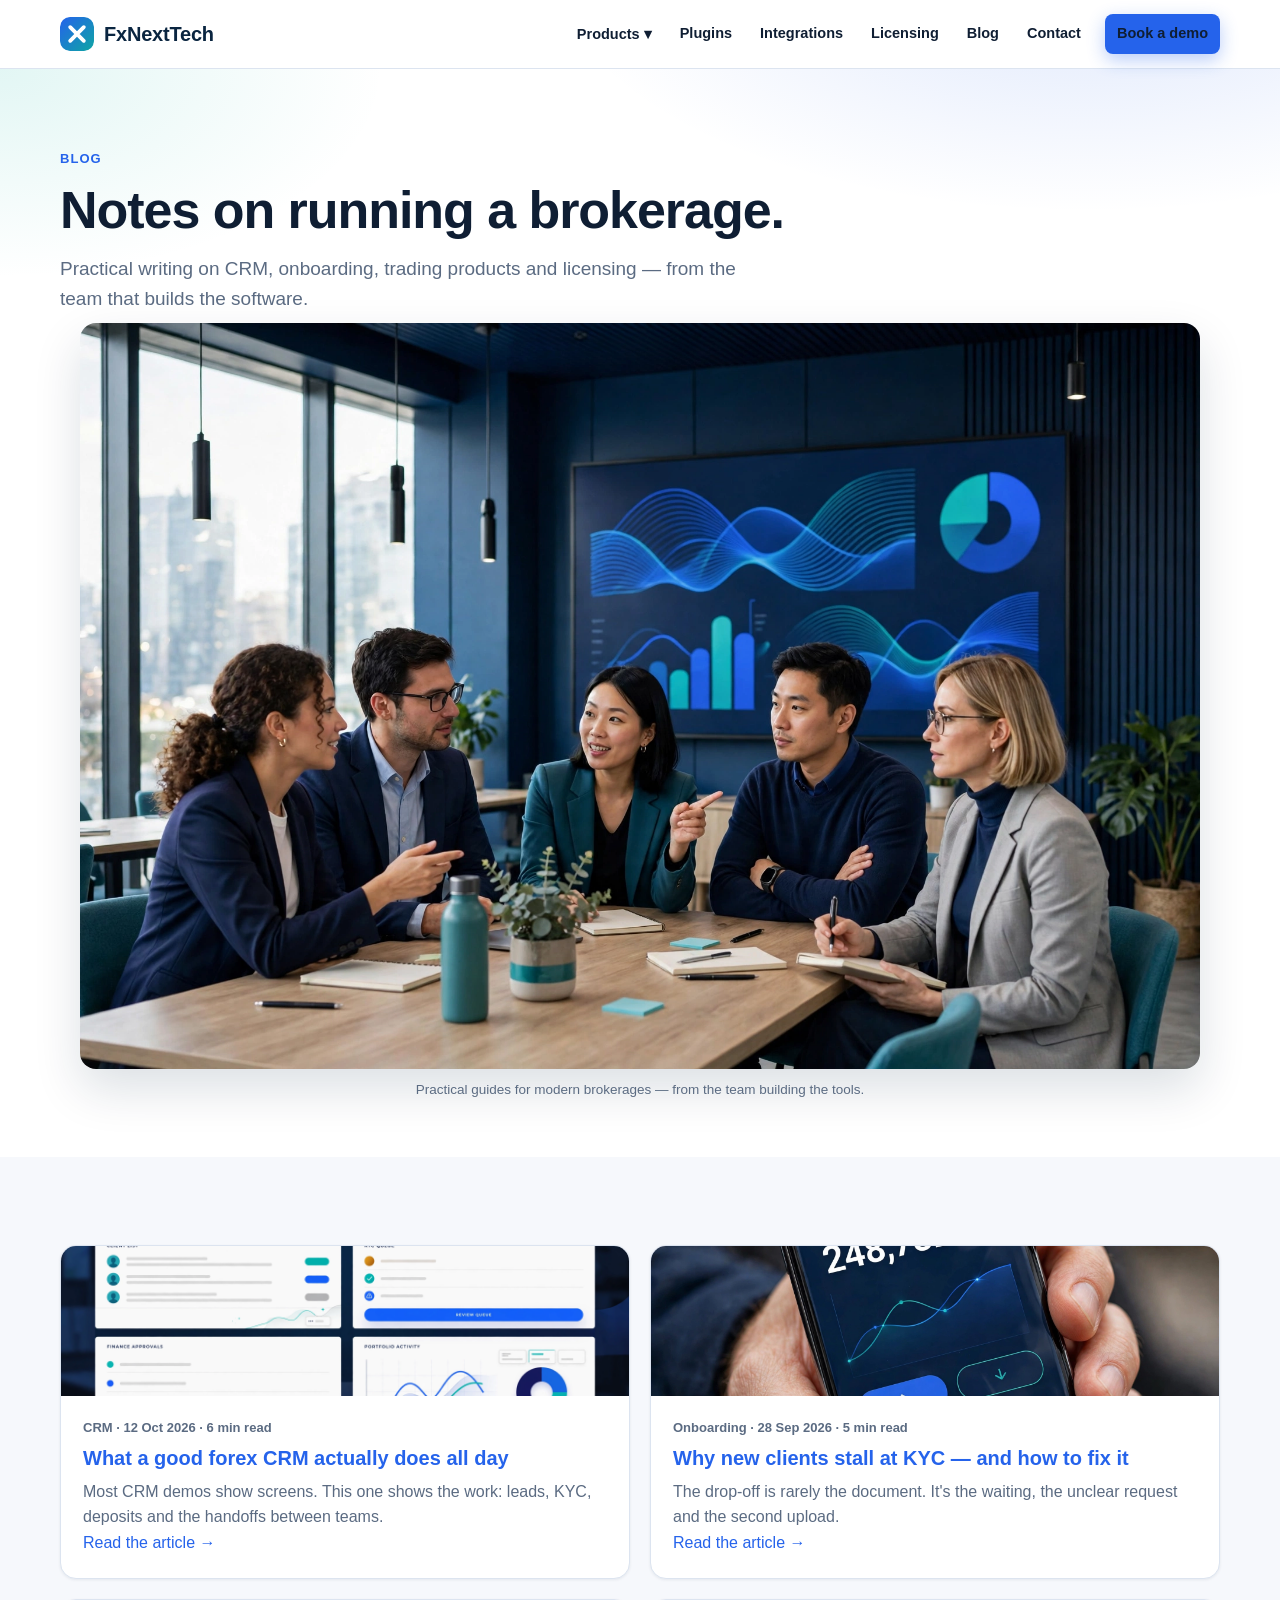
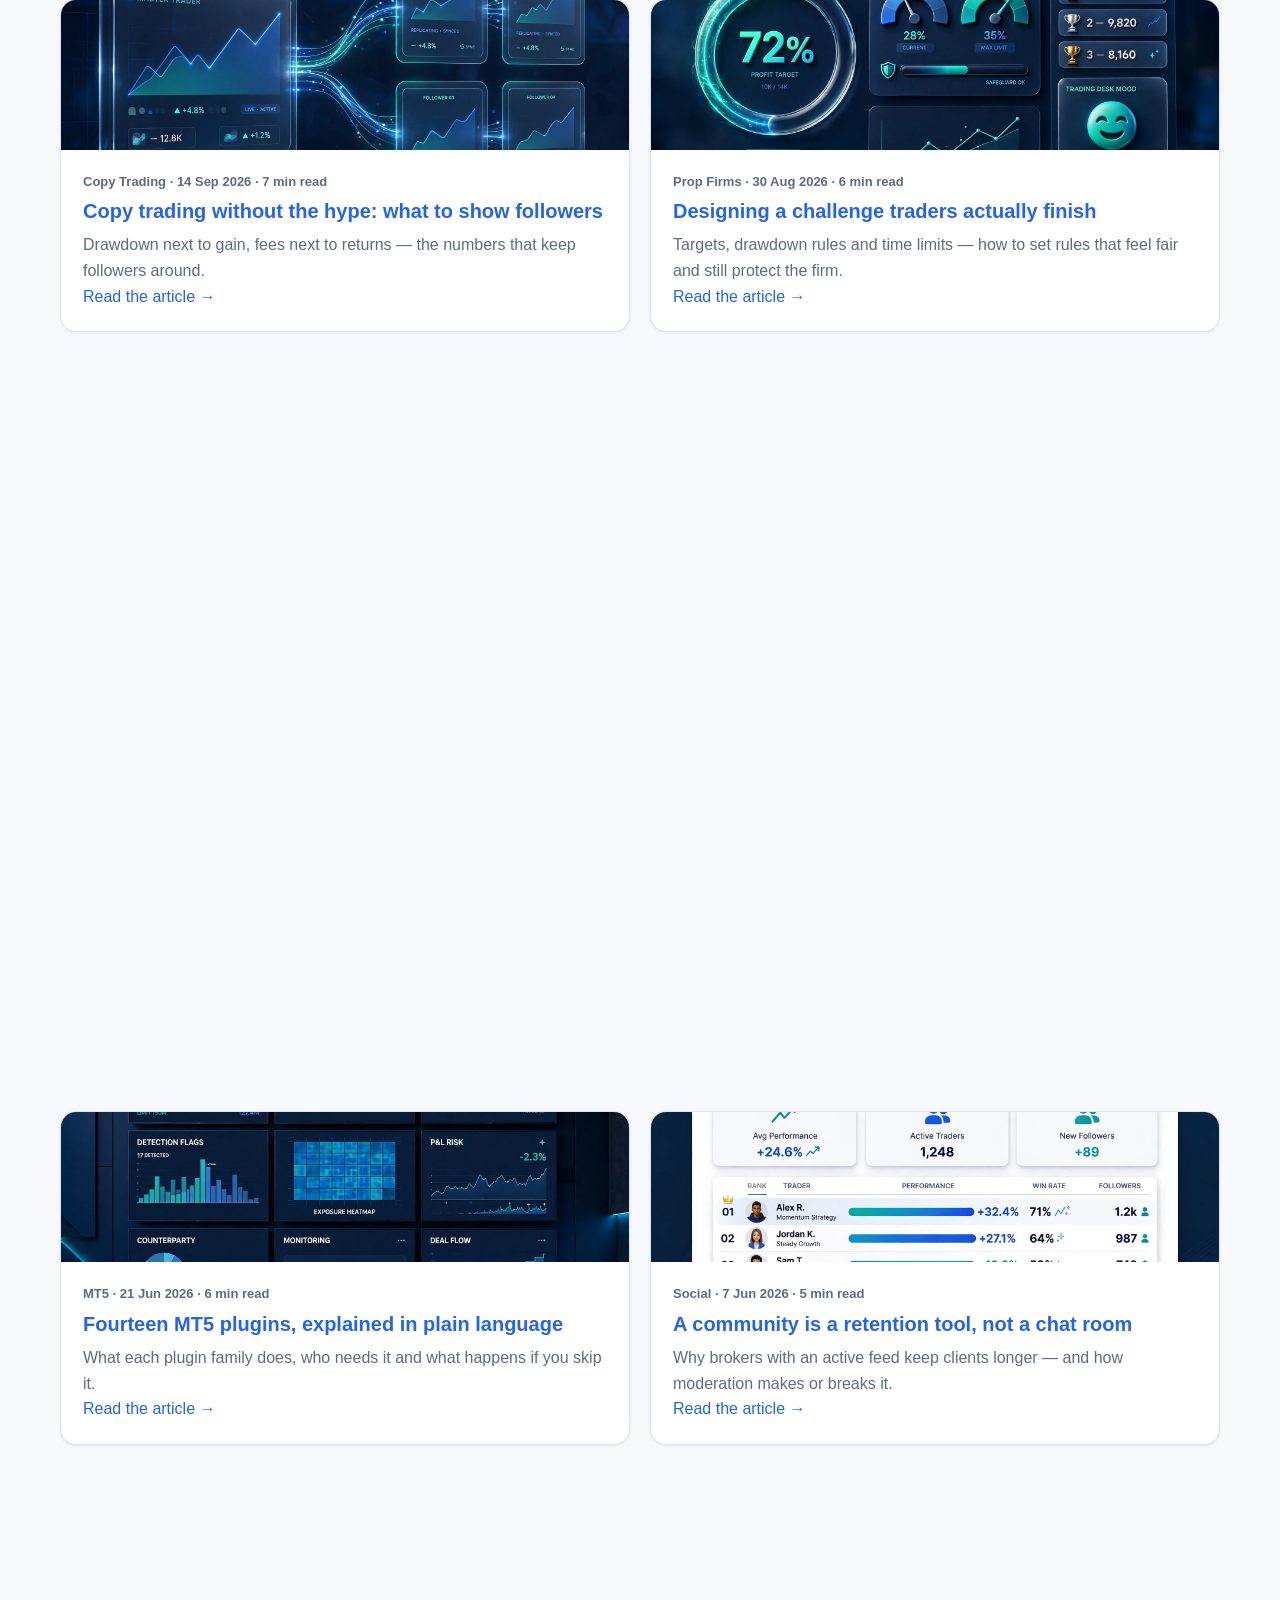
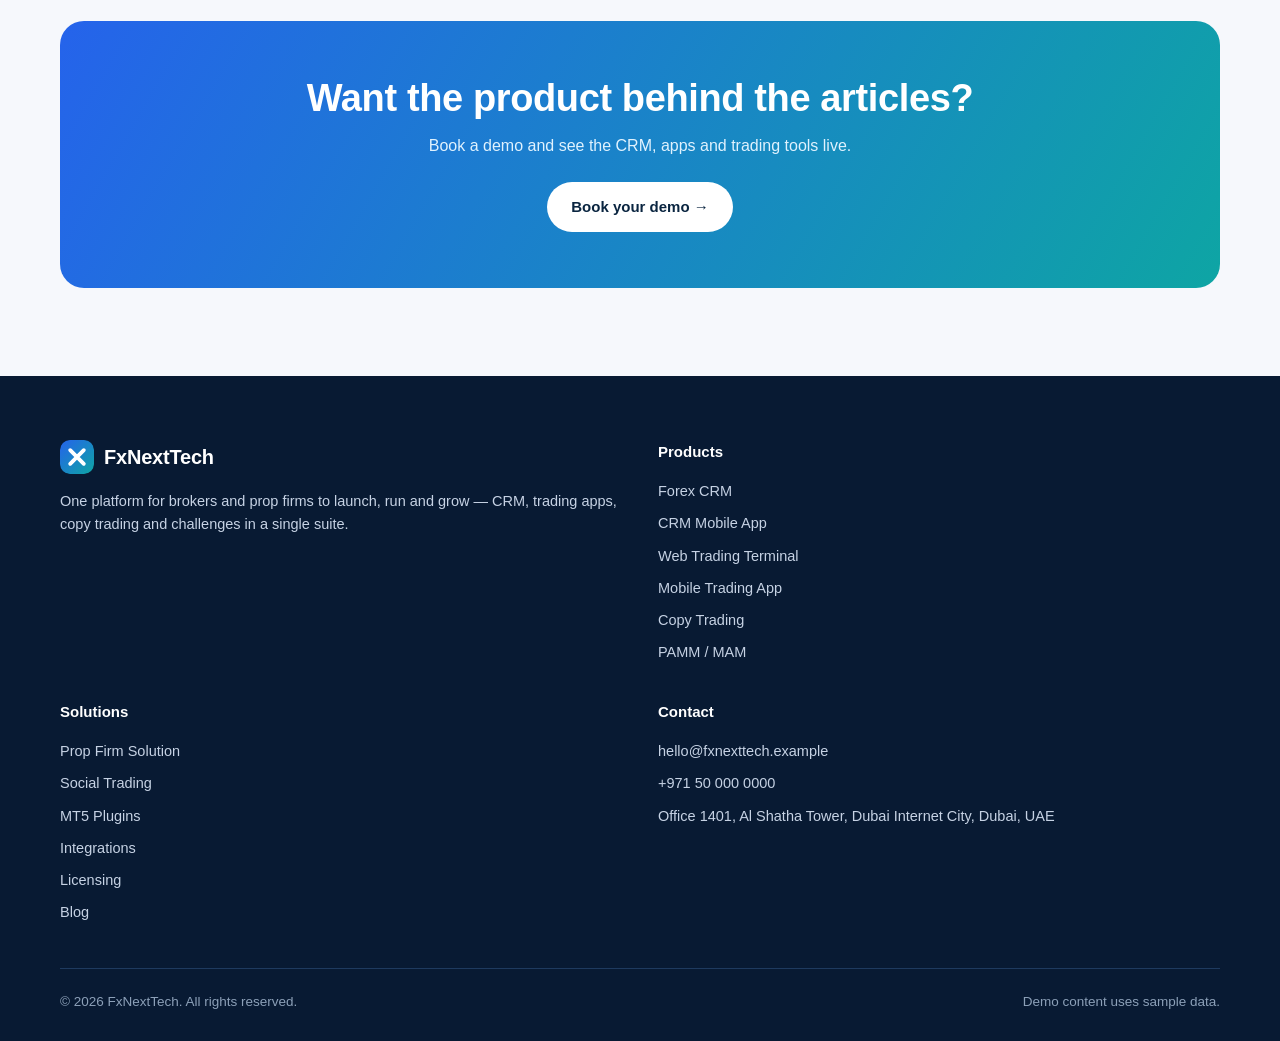
<file: blog.html>
<!DOCTYPE html>
<html lang="en">
<head>
<meta charset="utf-8">
<meta name="viewport" content="width=device-width, initial-scale=1">
<title>Blog — FxNextTech</title>
<meta name="description" content="The FxNextTech blog: practical notes on running a brokerage — CRM, onboarding, copy trading, prop firms and licensing.">
<link rel="stylesheet" href="assets/css/style.css">
<link rel="icon" type="image/webp" href="assets/images/fxnexttech-logo.webp">
</head>
<body>
<header class="site-header"><div class="container header-inner">
<a class="logo" href="index.html"><svg class="logo-svg" viewBox="0 0 40 40" role="img" aria-label="FxNextTech logo"><defs><linearGradient id="fxg" x1="0" y1="0" x2="1" y2="1"><stop offset="0" stop-color="#2563EB"/><stop offset="1" stop-color="#0EA5A4"/></linearGradient></defs><rect width="40" height="40" rx="10" fill="url(#fxg)"/><path d="M12 12l16 16M28 12L12 28" stroke="#fff" stroke-width="4.5" stroke-linecap="round" fill="none"/></svg><span>FxNextTech</span></a>
<button class="nav-toggle" aria-expanded="false" aria-controls="mainNav" aria-label="Open menu">☰</button>
<nav class="main-nav" id="mainNav" aria-label="Main">
<div class="dropdown"><a href="forex-crm.html" aria-haspopup="true">Products ▾</a><div class="dropdown-menu">
<a href="forex-crm.html">Forex CRM<small>Clients, leads, deposits and partners in one place</small></a>
<a href="crm-mobile-app.html">CRM Mobile App<small>Your brand in your clients' pockets</small></a>
<a href="web-trading-terminal.html">Web Trading Terminal<small>Trade from any browser, nothing to install</small></a>
<a href="mobile-trading-app.html">Mobile Trading App<small>Fast trading on iOS and Android</small></a>
<a href="social-trading.html">Social Trading<small>Follow, share and learn in public</small></a>
<a href="copy-trading.html">Copy Trading<small>Let clients mirror proven strategies</small></a>
<a href="pamm-mam.html">PAMM / MAM<small>Managed accounts, done properly</small></a>
<a href="prop-firm-solution.html">Prop Firm Solution<small>Challenges, payouts and leaderboards</small></a>
</div></div>
<a href="mt5-plugins.html">Plugins</a>
<a href="integrations.html">Integrations</a>
<a href="company-formation.html">Licensing</a>
<a href="blog.html">Blog</a>
<a href="contact.html">Contact</a>
<a class="btn btn-primary btn-sm nav-cta" href="contact.html">Book a demo</a>
</nav></div></header>
<main>
<section class="hero"><div class="container">
<span class="eyebrow">Blog</span>
<h1>Notes on running a brokerage.</h1>
<p class="lead mt-2">Practical writing on CRM, onboarding, trading products and licensing — from the team that builds the software.</p>
<div class="container"><figure class="page-visual reveal"><img loading="lazy" src="assets/images/blog.webp" alt="FxNextTech team discussing brokerage charts"><figcaption>Practical guides for modern brokerages — from the team building the tools.</figcaption></figure></div>
</div></section>
<section class="section"><div class="container">
<div class="grid grid-3">
<article class="blog-card reveal"><div class="blog-cover"><img loading="lazy" src="assets/images/crm-backoffice.webp" alt="FxNextTech CRM dashboard"></div><div class="blog-body"><p class="blog-meta">CRM · 12 Oct 2026 · 6 min read</p><h3><a href="blog/forex-crm-2026.html">What a good forex CRM actually does all day</a></h3><p class="muted">Most CRM demos show screens. This one shows the work: leads, KYC, deposits and the handoffs between teams.</p><a class="link" href="blog/forex-crm-2026.html">Read the article →</a></div></article>
<article class="blog-card reveal"><div class="blog-cover"><img loading="lazy" src="assets/images/mobile-portal.webp" alt="Client onboarding in the mobile app"></div><div class="blog-body"><p class="blog-meta">Onboarding · 28 Sep 2026 · 5 min read</p><h3><a href="blog/forex-crm-2026.html">Why new clients stall at KYC — and how to fix it</a></h3><p class="muted">The drop-off is rarely the document. It's the waiting, the unclear request and the second upload.</p><a class="link" href="blog/forex-crm-2026.html">Read the article →</a></div></article>
<article class="blog-card reveal"><div class="blog-cover"><img loading="lazy" src="assets/images/copy-trading.webp" alt="Copy trading engine"></div><div class="blog-body"><p class="blog-meta">Copy Trading · 14 Sep 2026 · 7 min read</p><h3><a href="blog/forex-crm-2026.html">Copy trading without the hype: what to show followers</a></h3><p class="muted">Drawdown next to gain, fees next to returns — the numbers that keep followers around.</p><a class="link" href="blog/forex-crm-2026.html">Read the article →</a></div></article>
<article class="blog-card reveal"><div class="blog-cover"><img loading="lazy" src="assets/images/prop-firm.webp" alt="Prop firm trader dashboard"></div><div class="blog-body"><p class="blog-meta">Prop Firms · 30 Aug 2026 · 6 min read</p><h3><a href="blog/forex-crm-2026.html">Designing a challenge traders actually finish</a></h3><p class="muted">Targets, drawdown rules and time limits — how to set rules that feel fair and still protect the firm.</p><a class="link" href="blog/forex-crm-2026.html">Read the article →</a></div></article>
<article class="blog-card reveal"><div class="blog-cover"><img loading="lazy" src="assets/images/licensing.webp" alt="Dubai skyline — company formation"></div><div class="blog-body"><p class="blog-meta">Licensing · 16 Aug 2026 · 8 min read</p><h3><a href="blog/forex-crm-2026.html">Choosing a jurisdiction: six questions before you apply</a></h3><p class="muted">Banking, reputation, cost and timeline — the trade-offs founders usually discover too late.</p><a class="link" href="blog/forex-crm-2026.html">Read the article →</a></div></article>
<article class="blog-card reveal"><div class="blog-cover"><img loading="lazy" src="assets/images/mobile-apps.webp" alt="FxNextTech mobile apps"></div><div class="blog-body"><p class="blog-meta">Mobile · 2 Aug 2026 · 4 min read</p><h3><a href="blog/forex-crm-2026.html">Your clients live on their phones. Your brokerage should too</a></h3><p class="muted">What a white-label client app changes about deposits, support tickets and retention.</p><a class="link" href="blog/forex-crm-2026.html">Read the article →</a></div></article>
<article class="blog-card reveal"><div class="blog-cover"><img loading="lazy" src="assets/images/pamm.webp" alt="Managed accounts dashboard"></div><div class="blog-body"><p class="blog-meta">Managed Accounts · 19 Jul 2026 · 6 min read</p><h3><a href="blog/forex-crm-2026.html">PAMM vs MAM vs copy: which one fits your clients?</a></h3><p class="muted">Three ways to let clients follow a strategy — and the very different promises each one makes.</p><a class="link" href="blog/forex-crm-2026.html">Read the article →</a></div></article>
<article class="blog-card reveal"><div class="blog-cover"><img loading="lazy" src="assets/images/integrations.webp" alt="Payment and platform integrations"></div><div class="blog-body"><p class="blog-meta">Payments · 5 Jul 2026 · 5 min read</p><h3><a href="blog/forex-crm-2026.html">Deposits that don't get stuck: a finance team's checklist</a></h3><p class="muted">Reconciliation, payout approvals and the status messages that stop support tickets before they start.</p><a class="link" href="blog/forex-crm-2026.html">Read the article →</a></div></article>
<article class="blog-card reveal"><div class="blog-cover"><img loading="lazy" src="assets/images/mt5-plugins.webp" alt="MT5 plugin monitoring"></div><div class="blog-body"><p class="blog-meta">MT5 · 21 Jun 2026 · 6 min read</p><h3><a href="blog/forex-crm-2026.html">Fourteen MT5 plugins, explained in plain language</a></h3><p class="muted">What each plugin family does, who needs it and what happens if you skip it.</p><a class="link" href="blog/forex-crm-2026.html">Read the article →</a></div></article>
<article class="blog-card reveal"><div class="blog-cover"><img loading="lazy" src="assets/images/social-leaderboard.webp" alt="Social trading leaderboard"></div><div class="blog-body"><p class="blog-meta">Social · 7 Jun 2026 · 5 min read</p><h3><a href="blog/forex-crm-2026.html">A community is a retention tool, not a chat room</a></h3><p class="muted">Why brokers with an active feed keep clients longer — and how moderation makes or breaks it.</p><a class="link" href="blog/forex-crm-2026.html">Read the article →</a></div></article>
</div></div></section>
<section class="section"><div class="container"><div class="cta-band"><h2>Want the product behind the articles?</h2><p>Book a demo and see the CRM, apps and trading tools live.</p><a class="btn btn-white" href="contact.html">Book your demo →</a></div></div></section>
</main>
<footer class="site-footer"><div class="container"><div class="footer-grid">
<div><a class="logo" href="index.html" style="color:#fff"><svg class="logo-svg" viewBox="0 0 40 40" role="img" aria-label="FxNextTech logo"><defs><linearGradient id="fxg" x1="0" y1="0" x2="1" y2="1"><stop offset="0" stop-color="#2563EB"/><stop offset="1" stop-color="#0EA5A4"/></linearGradient></defs><rect width="40" height="40" rx="10" fill="url(#fxg)"/><path d="M12 12l16 16M28 12L12 28" stroke="#fff" stroke-width="4.5" stroke-linecap="round" fill="none"/></svg><span>FxNextTech</span></a><p class="mt-2" style="font-size:14.5px">One platform for brokers and prop firms to launch, run and grow — CRM, trading apps, copy trading and challenges in a single suite.</p></div>
<div><h4>Products</h4><ul><li><a href="forex-crm.html">Forex CRM</a></li><li><a href="crm-mobile-app.html">CRM Mobile App</a></li><li><a href="web-trading-terminal.html">Web Trading Terminal</a></li><li><a href="mobile-trading-app.html">Mobile Trading App</a></li><li><a href="copy-trading.html">Copy Trading</a></li><li><a href="pamm-mam.html">PAMM / MAM</a></li></ul></div>
<div><h4>Solutions</h4><ul><li><a href="prop-firm-solution.html">Prop Firm Solution</a></li><li><a href="social-trading.html">Social Trading</a></li><li><a href="mt5-plugins.html">MT5 Plugins</a></li><li><a href="integrations.html">Integrations</a></li><li><a href="company-formation.html">Licensing</a></li><li><a href="blog.html">Blog</a></li></ul></div>
<div><h4>Contact</h4><ul><li><a href="mailto:hello@fxnexttech.example">hello@fxnexttech.example</a></li><li>+971 50 000 0000</li><li>Office 1401, Al Shatha Tower, Dubai Internet City, Dubai, UAE</li></ul></div>
</div><div class="footer-bottom"><span>© 2026 FxNextTech. All rights reserved.</span><span>Demo content uses sample data.</span></div></div></footer>
<script src="assets/js/main.js"></script>
</body>
</html>
</file>
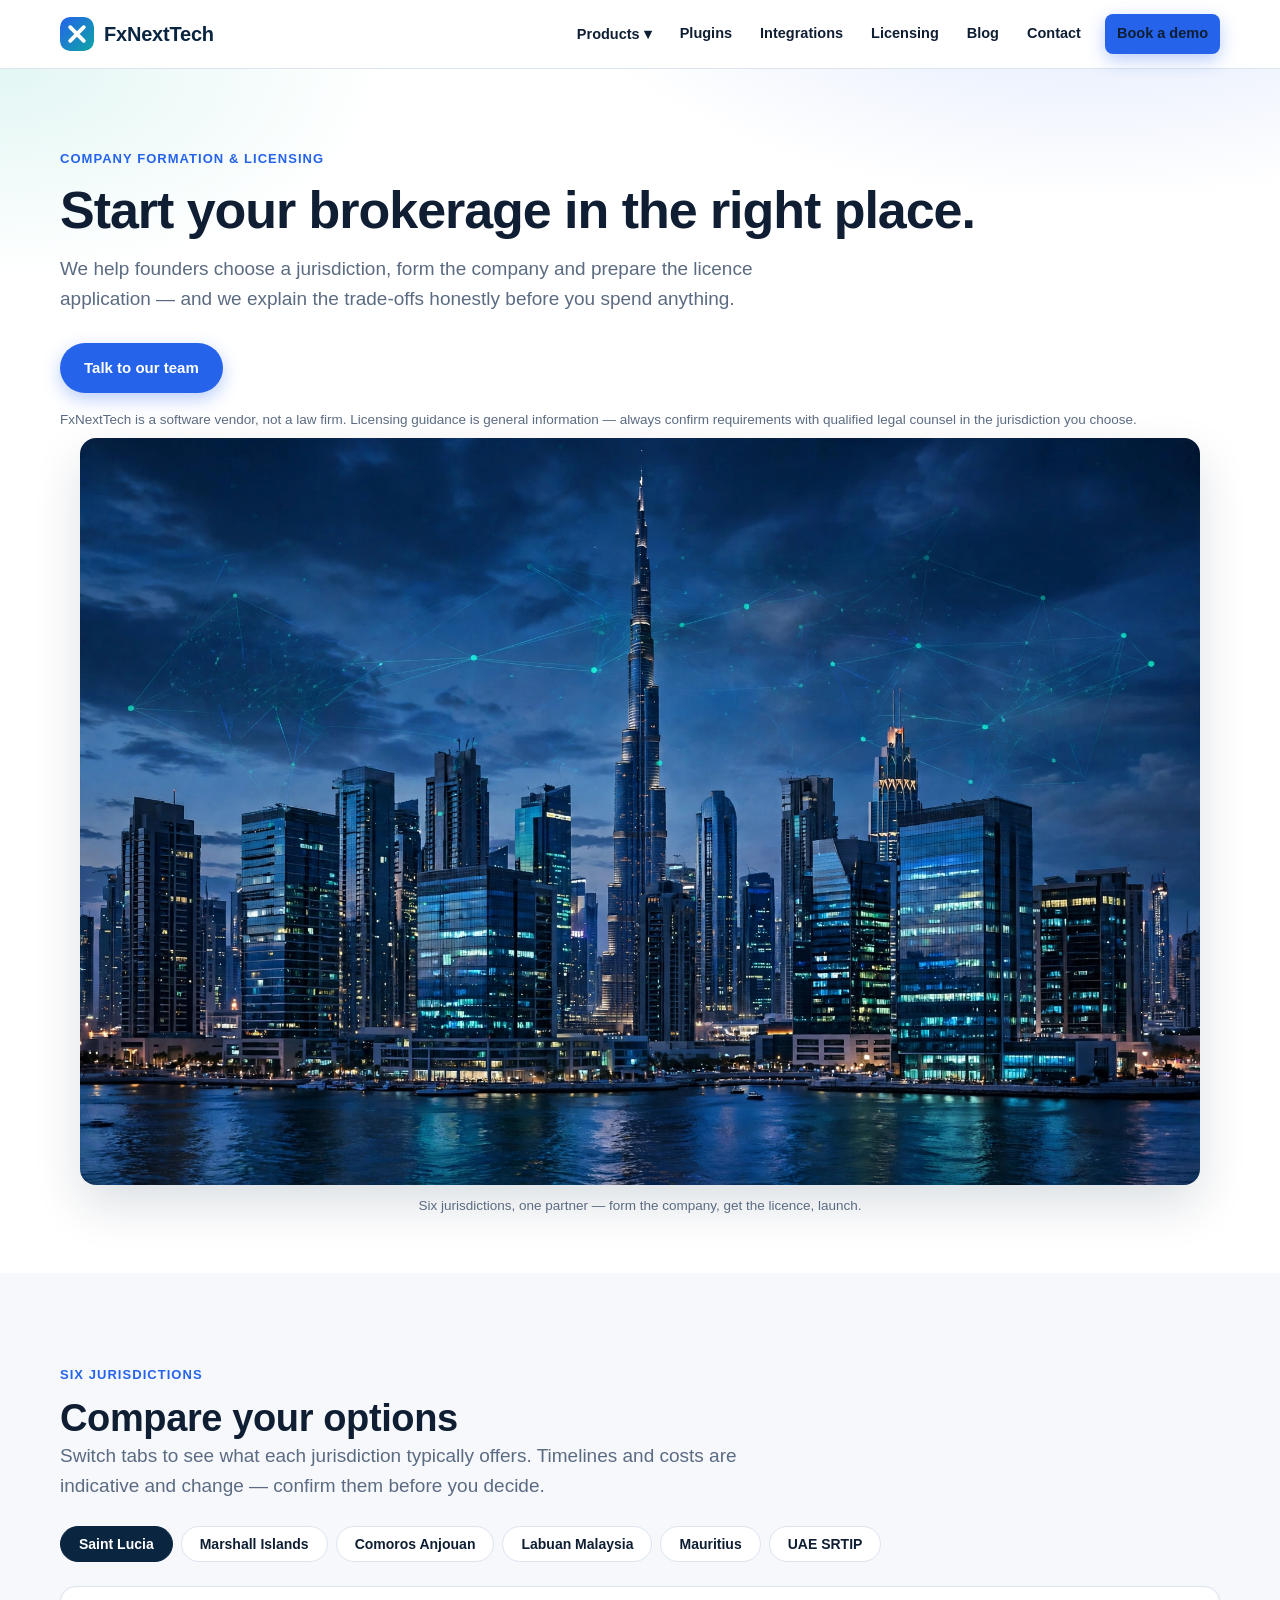
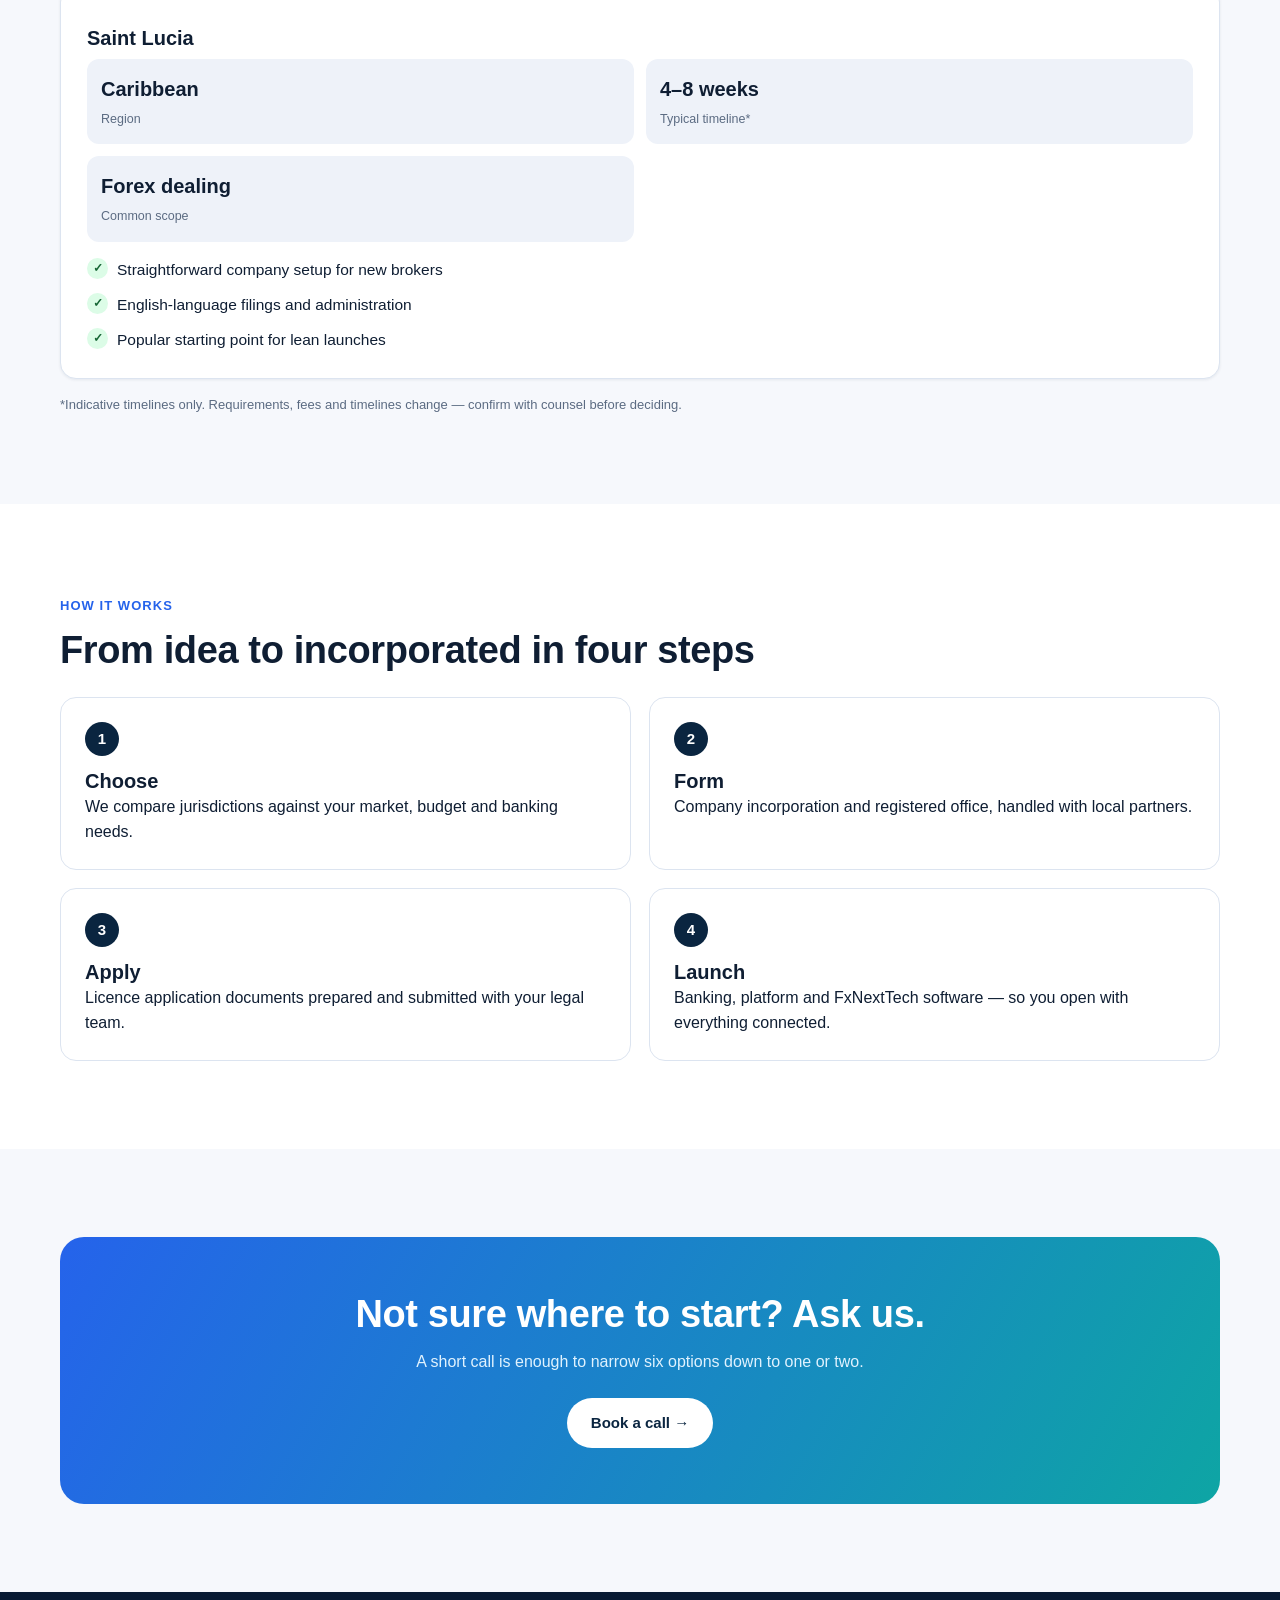
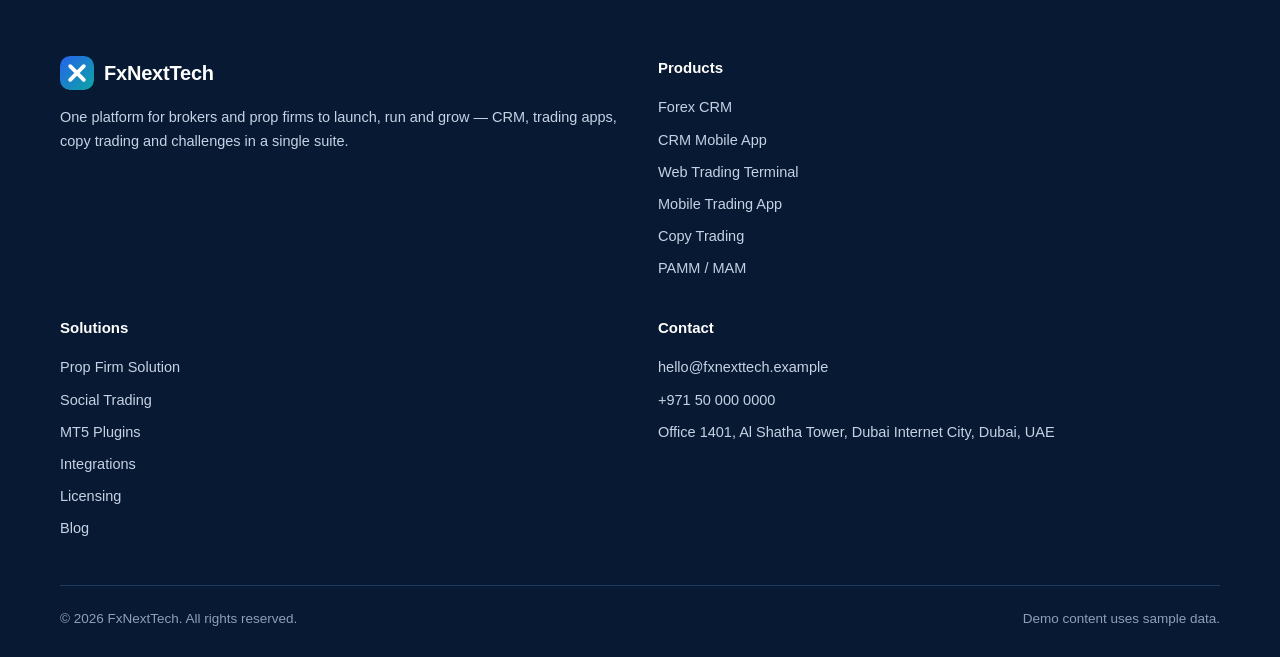
<file: company-formation.html>
<!DOCTYPE html>
<html lang="en">
<head>
<meta charset="utf-8">
<meta name="viewport" content="width=device-width, initial-scale=1">
<title>Company Formation &amp; Licensing — FxNextTech</title>
<meta name="description" content="FxNextTech guides founders through company formation and licence applications in six jurisdictions — with honest trade-offs before you commit.">
<link rel="stylesheet" href="assets/css/style.css">
<link rel="icon" type="image/webp" href="assets/images/fxnexttech-logo.webp">
</head>
<body>
<header class="site-header"><div class="container header-inner">
<a class="logo" href="index.html"><svg class="logo-svg" viewBox="0 0 40 40" role="img" aria-label="FxNextTech logo"><defs><linearGradient id="fxg" x1="0" y1="0" x2="1" y2="1"><stop offset="0" stop-color="#2563EB"/><stop offset="1" stop-color="#0EA5A4"/></linearGradient></defs><rect width="40" height="40" rx="10" fill="url(#fxg)"/><path d="M12 12l16 16M28 12L12 28" stroke="#fff" stroke-width="4.5" stroke-linecap="round" fill="none"/></svg><span>FxNextTech</span></a>
<button class="nav-toggle" aria-expanded="false" aria-controls="mainNav" aria-label="Open menu">☰</button>
<nav class="main-nav" id="mainNav" aria-label="Main">
<div class="dropdown"><a href="forex-crm.html" aria-haspopup="true">Products ▾</a><div class="dropdown-menu">
<a href="forex-crm.html">Forex CRM<small>Clients, leads, deposits and partners in one place</small></a>
<a href="crm-mobile-app.html">CRM Mobile App<small>Your brand in your clients' pockets</small></a>
<a href="web-trading-terminal.html">Web Trading Terminal<small>Trade from any browser, nothing to install</small></a>
<a href="mobile-trading-app.html">Mobile Trading App<small>Fast trading on iOS and Android</small></a>
<a href="social-trading.html">Social Trading<small>Follow, share and learn in public</small></a>
<a href="copy-trading.html">Copy Trading<small>Let clients mirror proven strategies</small></a>
<a href="pamm-mam.html">PAMM / MAM<small>Managed accounts, done properly</small></a>
<a href="prop-firm-solution.html">Prop Firm Solution<small>Challenges, payouts and leaderboards</small></a>
</div></div>
<a href="mt5-plugins.html">Plugins</a>
<a href="integrations.html">Integrations</a>
<a href="company-formation.html">Licensing</a>
<a href="blog.html">Blog</a>
<a href="contact.html">Contact</a>
<a class="btn btn-primary btn-sm nav-cta" href="contact.html">Book a demo</a>
</nav></div></header>
<main>
<section class="hero"><div class="container">
<span class="eyebrow">Company Formation &amp; Licensing</span>
<h1>Start your brokerage in the right place.</h1>
<p class="lead mt-2">We help founders choose a jurisdiction, form the company and prepare the licence application — and we explain the trade-offs honestly before you spend anything.</p>
<div class="hero-actions"><a class="btn btn-primary" href="contact.html">Talk to our team</a></div>
<p class="muted mt-2" style="font-size:13.5px">FxNextTech is a software vendor, not a law firm. Licensing guidance is general information — always confirm requirements with qualified legal counsel in the jurisdiction you choose.</p>
<div class="container"><figure class="page-visual reveal"><img loading="lazy" src="assets/images/licensing.webp" alt="Dubai skyline at dusk"><figcaption>Six jurisdictions, one partner — form the company, get the licence, launch.</figcaption></figure></div>
</div></section>
<section class="section"><div class="container">
<div class="reveal"><span class="eyebrow">Six jurisdictions</span><h2>Compare your options</h2><p class="lead">Switch tabs to see what each jurisdiction typically offers. Timelines and costs are indicative and change — confirm them before you decide.</p></div>
<div data-tabs>
<div class="tabs" role="tablist" aria-label="Jurisdictions">
<button class="tab-btn" data-tab="stlucia" aria-selected="true" role="tab">Saint Lucia</button>
<button class="tab-btn" data-tab="marshall" aria-selected="false" role="tab">Marshall Islands</button>
<button class="tab-btn" data-tab="comoros" aria-selected="false" role="tab">Comoros Anjouan</button>
<button class="tab-btn" data-tab="labuan" aria-selected="false" role="tab">Labuan Malaysia</button>
<button class="tab-btn" data-tab="mauritius" aria-selected="false" role="tab">Mauritius</button>
<button class="tab-btn" data-tab="uae" aria-selected="false" role="tab">UAE SRTIP</button>
</div>
<div class="tab-panel active" data-panel="stlucia"><div class="card"><h3>Saint Lucia</h3><div class="mock-stats"><div class="mock-stat"><b>Caribbean</b><span>Region</span></div><div class="mock-stat"><b>4–8 weeks</b><span>Typical timeline*</span></div><div class="mock-stat"><b>Forex dealing</b><span>Common scope</span></div></div><ul class="check-list mt-2"><li>Straightforward company setup for new brokers</li><li>English-language filings and administration</li><li>Popular starting point for lean launches</li></ul></div></div>
<div class="tab-panel" data-panel="marshall"><div class="card"><h3>Marshall Islands</h3><div class="mock-stats"><div class="mock-stat"><b>Pacific</b><span>Region</span></div><div class="mock-stat"><b>3–6 weeks</b><span>Typical timeline*</span></div><div class="mock-stat"><b>International business</b><span>Common scope</span></div></div><ul class="check-list mt-2"><li>Fast incorporation for international operations</li><li>Flexible corporate structure</li><li>Often chosen alongside a separate trading setup</li></ul></div></div>
<div class="tab-panel" data-panel="comoros"><div class="card"><h3>Comoros — Anjouan</h3><div class="mock-stats"><div class="mock-stat"><b>Indian Ocean</b><span>Region</span></div><div class="mock-stat"><b>4–8 weeks</b><span>Typical timeline*</span></div><div class="mock-stat"><b>Brokerage licence</b><span>Common scope</span></div></div><ul class="check-list mt-2"><li>Dedicated brokerage licensing route</li><li>Lower entry costs than major financial centres</li><li>Suits firms serving international clients</li></ul></div></div>
<div class="tab-panel" data-panel="labuan"><div class="card"><h3>Labuan, Malaysia</h3><div class="mock-stats"><div class="mock-stat"><b>Asia</b><span>Region</span></div><div class="mock-stat"><b>8–12 weeks</b><span>Typical timeline*</span></div><div class="mock-stat"><b>Money broking</b><span>Common scope</span></div></div><ul class="check-list mt-2"><li>Established offshore financial centre in Asia</li><li>Clearer regulatory standing with banks</li><li>Good fit for Asia-focused brokerages</li></ul></div></div>
<div class="tab-panel" data-panel="mauritius"><div class="card"><h3>Mauritius</h3><div class="mock-stats"><div class="mock-stat"><b>Indian Ocean</b><span>Region</span></div><div class="mock-stat"><b>8–16 weeks</b><span>Typical timeline*</span></div><div class="mock-stat"><b>Investment dealer</b><span>Common scope</span></div></div><ul class="check-list mt-2"><li>Well-regarded regulator with a real application process</li><li>Stronger banking relationships than lighter jurisdictions</li><li>Suits firms planning to scale and raise trust</li></ul></div></div>
<div class="tab-panel" data-panel="uae"><div class="card"><h3>UAE — SRTIP</h3><div class="mock-stats"><div class="mock-stat"><b>Middle East</b><span>Region</span></div><div class="mock-stat"><b>4–8 weeks</b><span>Typical timeline*</span></div><div class="mock-stat"><b>Technology / services</b><span>Common scope</span></div></div><ul class="check-list mt-2"><li>UAE free-zone base with strong infrastructure</li><li>Ideal for teams that want to operate from the UAE</li><li>Pair with the right licence for your exact activity</li></ul></div></div>
</div>
<p class="muted mt-2" style="font-size:13px">*Indicative timelines only. Requirements, fees and timelines change — confirm with counsel before deciding.</p>
</div></section>
<section class="section alt"><div class="container">
<div class="reveal"><span class="eyebrow">How it works</span><h2>From idea to incorporated in four steps</h2></div>
<div class="steps mt-3">
<div class="step reveal"><b class="step-no">1</b><h3>Choose</h3><p>We compare jurisdictions against your market, budget and banking needs.</p></div>
<div class="step reveal"><b class="step-no">2</b><h3>Form</h3><p>Company incorporation and registered office, handled with local partners.</p></div>
<div class="step reveal"><b class="step-no">3</b><h3>Apply</h3><p>Licence application documents prepared and submitted with your legal team.</p></div>
<div class="step reveal"><b class="step-no">4</b><h3>Launch</h3><p>Banking, platform and FxNextTech software — so you open with everything connected.</p></div>
</div></div></section>
<section class="section"><div class="container"><div class="cta-band"><h2>Not sure where to start? Ask us.</h2><p>A short call is enough to narrow six options down to one or two.</p><a class="btn btn-white" href="contact.html">Book a call →</a></div></div></section>
</main>
<footer class="site-footer"><div class="container"><div class="footer-grid">
<div><a class="logo" href="index.html" style="color:#fff"><svg class="logo-svg" viewBox="0 0 40 40" role="img" aria-label="FxNextTech logo"><defs><linearGradient id="fxg" x1="0" y1="0" x2="1" y2="1"><stop offset="0" stop-color="#2563EB"/><stop offset="1" stop-color="#0EA5A4"/></linearGradient></defs><rect width="40" height="40" rx="10" fill="url(#fxg)"/><path d="M12 12l16 16M28 12L12 28" stroke="#fff" stroke-width="4.5" stroke-linecap="round" fill="none"/></svg><span>FxNextTech</span></a><p class="mt-2" style="font-size:14.5px">One platform for brokers and prop firms to launch, run and grow — CRM, trading apps, copy trading and challenges in a single suite.</p></div>
<div><h4>Products</h4><ul><li><a href="forex-crm.html">Forex CRM</a></li><li><a href="crm-mobile-app.html">CRM Mobile App</a></li><li><a href="web-trading-terminal.html">Web Trading Terminal</a></li><li><a href="mobile-trading-app.html">Mobile Trading App</a></li><li><a href="copy-trading.html">Copy Trading</a></li><li><a href="pamm-mam.html">PAMM / MAM</a></li></ul></div>
<div><h4>Solutions</h4><ul><li><a href="prop-firm-solution.html">Prop Firm Solution</a></li><li><a href="social-trading.html">Social Trading</a></li><li><a href="mt5-plugins.html">MT5 Plugins</a></li><li><a href="integrations.html">Integrations</a></li><li><a href="company-formation.html">Licensing</a></li><li><a href="blog.html">Blog</a></li></ul></div>
<div><h4>Contact</h4><ul><li><a href="mailto:hello@fxnexttech.example">hello@fxnexttech.example</a></li><li>+971 50 000 0000</li><li>Office 1401, Al Shatha Tower, Dubai Internet City, Dubai, UAE</li></ul></div>
</div><div class="footer-bottom"><span>© 2026 FxNextTech. All rights reserved.</span><span>Demo content uses sample data.</span></div></div></footer>
<script src="assets/js/main.js"></script>
</body>
</html>
</file>
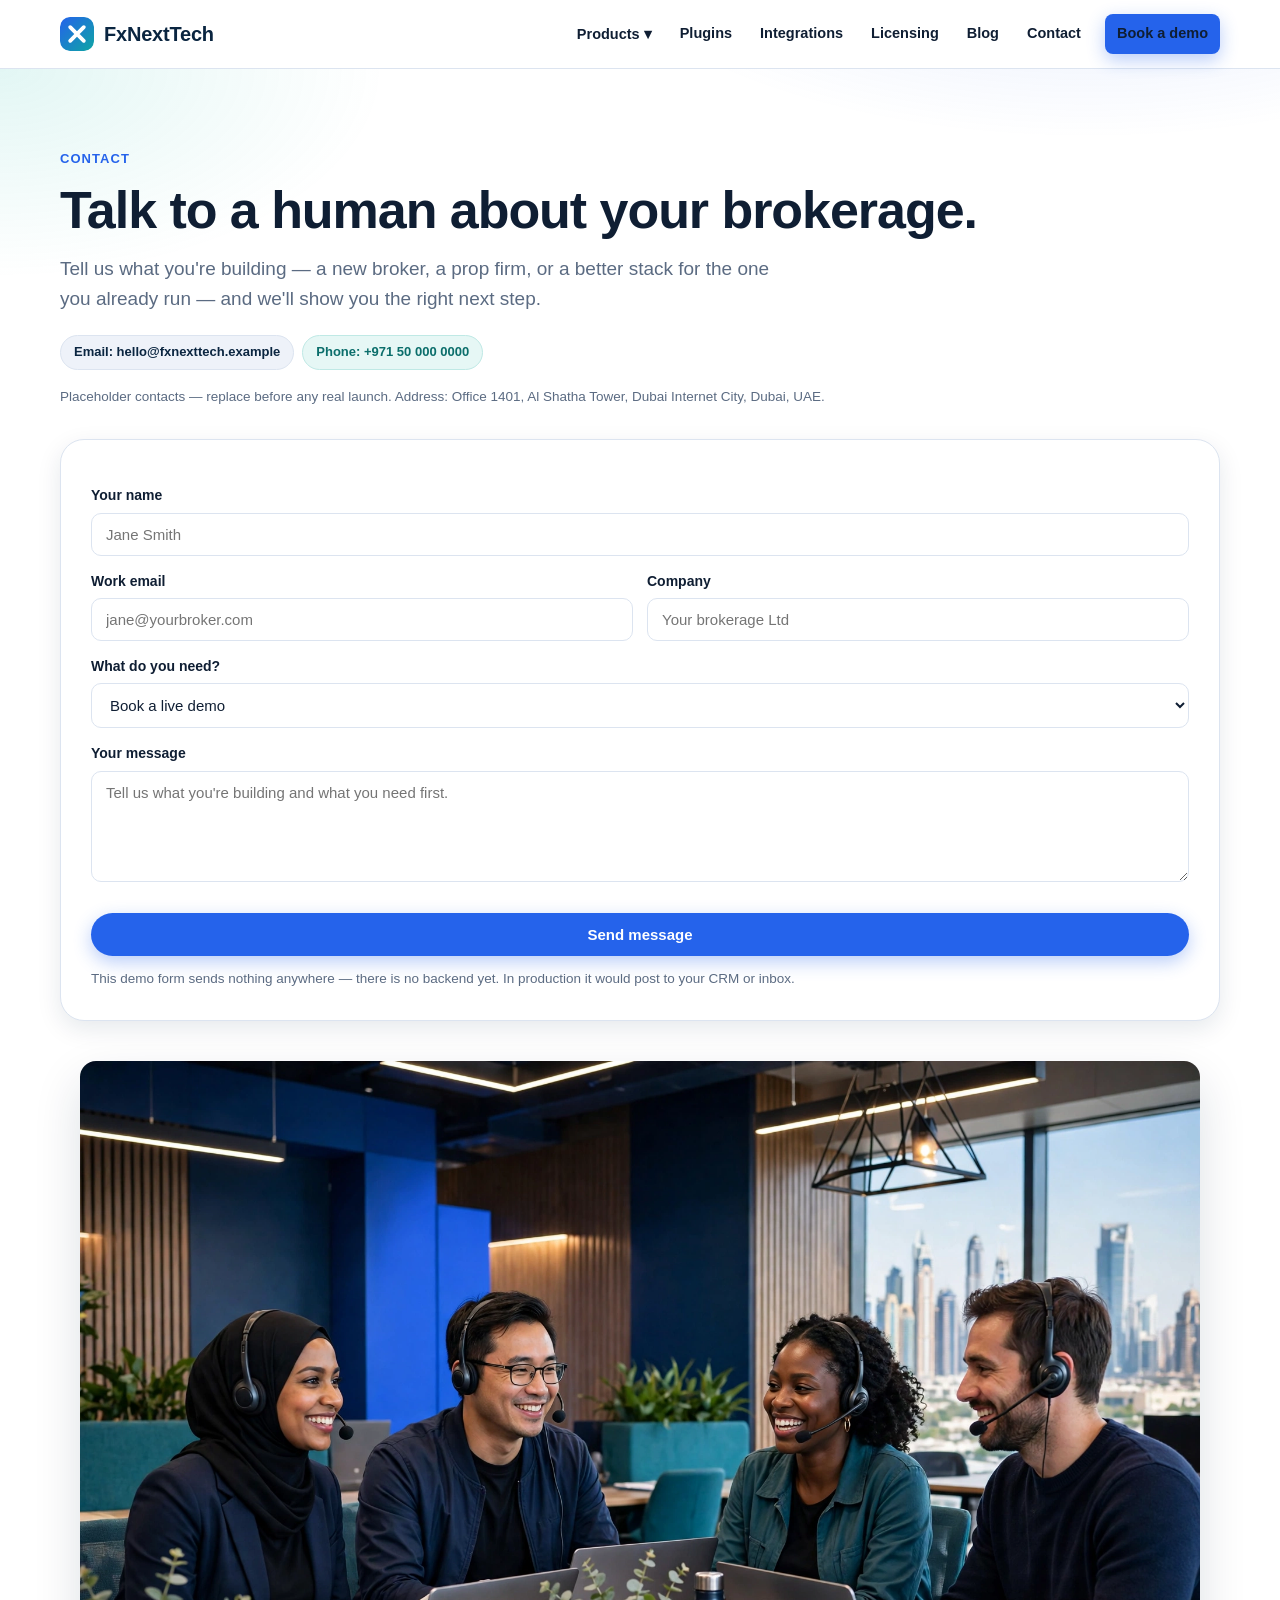
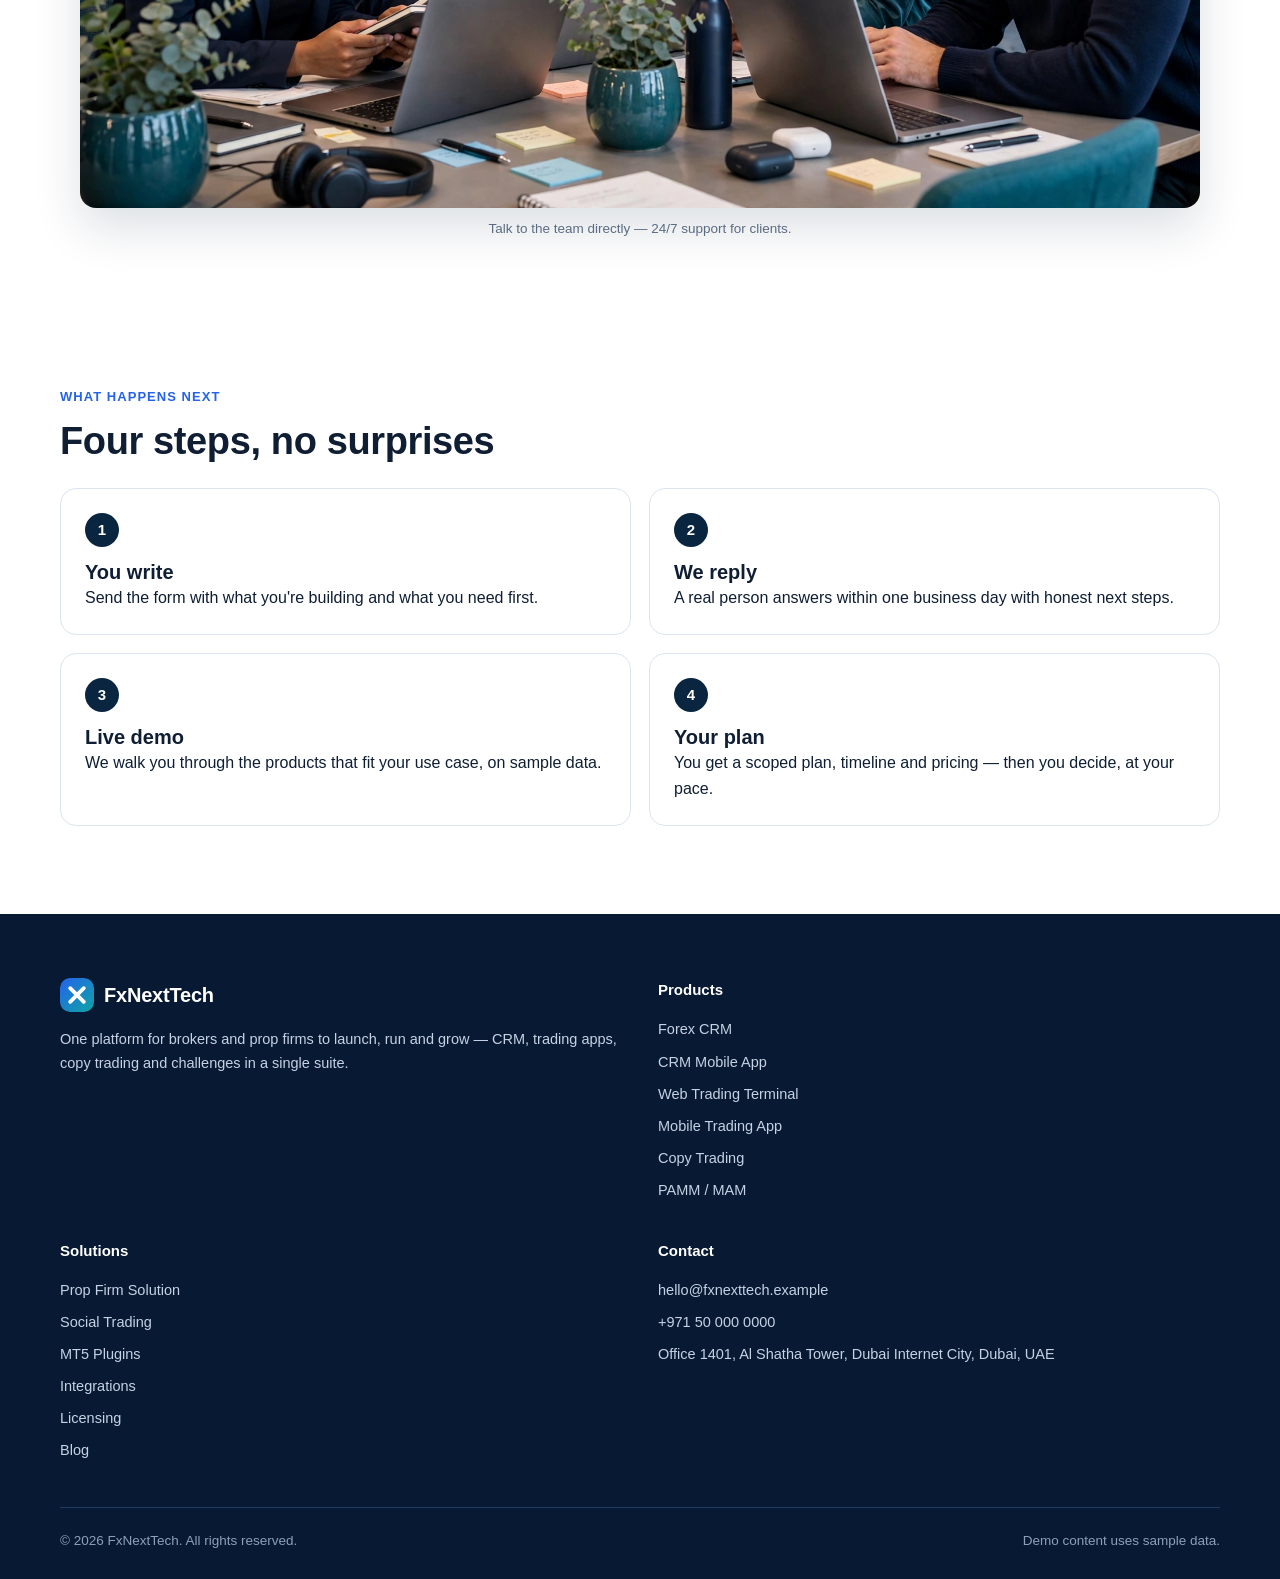
<file: contact.html>
<!DOCTYPE html>
<html lang="en">
<head>
<meta charset="utf-8">
<meta name="viewport" content="width=device-width, initial-scale=1">
<title>Contact — FxNextTech</title>
<meta name="description" content="Talk to FxNextTech: book a live demo, ask about a product or start your brokerage the right way.">
<link rel="stylesheet" href="assets/css/style.css">
<link rel="icon" type="image/webp" href="assets/images/fxnexttech-logo.webp">
</head>
<body>
<header class="site-header"><div class="container header-inner">
<a class="logo" href="index.html"><svg class="logo-svg" viewBox="0 0 40 40" role="img" aria-label="FxNextTech logo"><defs><linearGradient id="fxg" x1="0" y1="0" x2="1" y2="1"><stop offset="0" stop-color="#2563EB"/><stop offset="1" stop-color="#0EA5A4"/></linearGradient></defs><rect width="40" height="40" rx="10" fill="url(#fxg)"/><path d="M12 12l16 16M28 12L12 28" stroke="#fff" stroke-width="4.5" stroke-linecap="round" fill="none"/></svg><span>FxNextTech</span></a>
<button class="nav-toggle" aria-expanded="false" aria-controls="mainNav" aria-label="Open menu">☰</button>
<nav class="main-nav" id="mainNav" aria-label="Main">
<div class="dropdown"><a href="forex-crm.html" aria-haspopup="true">Products ▾</a><div class="dropdown-menu">
<a href="forex-crm.html">Forex CRM<small>Clients, leads, deposits and partners in one place</small></a>
<a href="crm-mobile-app.html">CRM Mobile App<small>Your brand in your clients' pockets</small></a>
<a href="web-trading-terminal.html">Web Trading Terminal<small>Trade from any browser, nothing to install</small></a>
<a href="mobile-trading-app.html">Mobile Trading App<small>Fast trading on iOS and Android</small></a>
<a href="social-trading.html">Social Trading<small>Follow, share and learn in public</small></a>
<a href="copy-trading.html">Copy Trading<small>Let clients mirror proven strategies</small></a>
<a href="pamm-mam.html">PAMM / MAM<small>Managed accounts, done properly</small></a>
<a href="prop-firm-solution.html">Prop Firm Solution<small>Challenges, payouts and leaderboards</small></a>
</div></div>
<a href="mt5-plugins.html">Plugins</a>
<a href="integrations.html">Integrations</a>
<a href="company-formation.html">Licensing</a>
<a href="blog.html">Blog</a>
<a href="contact.html">Contact</a>
<a class="btn btn-primary btn-sm nav-cta" href="contact.html">Book a demo</a>
</nav></div></header>
<main>
<section class="hero"><div class="container hero-grid">
<div><span class="eyebrow">Contact</span><h1>Talk to a human about your brokerage.</h1><p class="lead mt-2">Tell us what you're building — a new broker, a prop firm, or a better stack for the one you already run — and we'll show you the right next step.</p>
<div class="chips mt-2"><span class="chip">Email: hello@fxnexttech.example</span><span class="chip teal">Phone: +971 50 000 0000</span></div>
<p class="muted mt-2" style="font-size:13.5px">Placeholder contacts — replace before any real launch. Address: Office 1401, Al Shatha Tower, Dubai Internet City, Dubai, UAE.</p></div>
<div class="form">
<form id="contactForm" action="#" method="post" novalidate>
<label for="cf-name">Your name</label>
<input id="cf-name" name="name" type="text" autocomplete="name" required placeholder="Jane Smith">
<div class="row">
<div><label for="cf-email">Work email</label><input id="cf-email" name="email" type="email" autocomplete="email" required placeholder="jane@yourbroker.com"></div>
<div><label for="cf-company">Company</label><input id="cf-company" name="company" type="text" autocomplete="organization" placeholder="Your brokerage Ltd"></div>
</div>
<label for="cf-topic">What do you need?</label>
<select id="cf-topic" name="topic"><option>Book a live demo</option><option>Forex CRM</option><option>Prop firm solution</option><option>MT5 plugins</option><option>Licensing &amp; company formation</option><option>Something else</option></select>
<label for="cf-message">Your message</label>
<textarea id="cf-message" name="message" rows="5" required placeholder="Tell us what you're building and what you need first."></textarea>
<button class="btn btn-primary mt-3" type="submit" style="width:100%">Send message</button>
<div class="form-ok" id="formOk" role="status">Thanks — your message has been noted in this demo. (Front-end only: nothing was sent anywhere.)</div>
<p class="form-note">This demo form sends nothing anywhere — there is no backend yet. In production it would post to your CRM or inbox.</p>
</form>
</div>
<div class="container"><figure class="page-visual reveal"><img loading="lazy" src="assets/images/contact.webp" alt="FxNextTech support team in a modern office"><figcaption>Talk to the team directly — 24/7 support for clients.</figcaption></figure></div>
</div></section>
<section class="section alt"><div class="container">
<div class="reveal"><span class="eyebrow">What happens next</span><h2>Four steps, no surprises</h2></div>
<div class="steps mt-3">
<div class="step reveal"><b class="step-no">1</b><h3>You write</h3><p>Send the form with what you're building and what you need first.</p></div>
<div class="step reveal"><b class="step-no">2</b><h3>We reply</h3><p>A real person answers within one business day with honest next steps.</p></div>
<div class="step reveal"><b class="step-no">3</b><h3>Live demo</h3><p>We walk you through the products that fit your use case, on sample data.</p></div>
<div class="step reveal"><b class="step-no">4</b><h3>Your plan</h3><p>You get a scoped plan, timeline and pricing — then you decide, at your pace.</p></div>
</div></div></section>
</main>
<footer class="site-footer"><div class="container"><div class="footer-grid">
<div><a class="logo" href="index.html" style="color:#fff"><svg class="logo-svg" viewBox="0 0 40 40" role="img" aria-label="FxNextTech logo"><defs><linearGradient id="fxg" x1="0" y1="0" x2="1" y2="1"><stop offset="0" stop-color="#2563EB"/><stop offset="1" stop-color="#0EA5A4"/></linearGradient></defs><rect width="40" height="40" rx="10" fill="url(#fxg)"/><path d="M12 12l16 16M28 12L12 28" stroke="#fff" stroke-width="4.5" stroke-linecap="round" fill="none"/></svg><span>FxNextTech</span></a><p class="mt-2" style="font-size:14.5px">One platform for brokers and prop firms to launch, run and grow — CRM, trading apps, copy trading and challenges in a single suite.</p></div>
<div><h4>Products</h4><ul><li><a href="forex-crm.html">Forex CRM</a></li><li><a href="crm-mobile-app.html">CRM Mobile App</a></li><li><a href="web-trading-terminal.html">Web Trading Terminal</a></li><li><a href="mobile-trading-app.html">Mobile Trading App</a></li><li><a href="copy-trading.html">Copy Trading</a></li><li><a href="pamm-mam.html">PAMM / MAM</a></li></ul></div>
<div><h4>Solutions</h4><ul><li><a href="prop-firm-solution.html">Prop Firm Solution</a></li><li><a href="social-trading.html">Social Trading</a></li><li><a href="mt5-plugins.html">MT5 Plugins</a></li><li><a href="integrations.html">Integrations</a></li><li><a href="company-formation.html">Licensing</a></li><li><a href="blog.html">Blog</a></li></ul></div>
<div><h4>Contact</h4><ul><li><a href="mailto:hello@fxnexttech.example">hello@fxnexttech.example</a></li><li>+971 50 000 0000</li><li>Office 1401, Al Shatha Tower, Dubai Internet City, Dubai, UAE</li></ul></div>
</div><div class="footer-bottom"><span>© 2026 FxNextTech. All rights reserved.</span><span>Demo content uses sample data.</span></div></div></footer>
<script src="assets/js/main.js"></script>
</body>
</html>
</file>
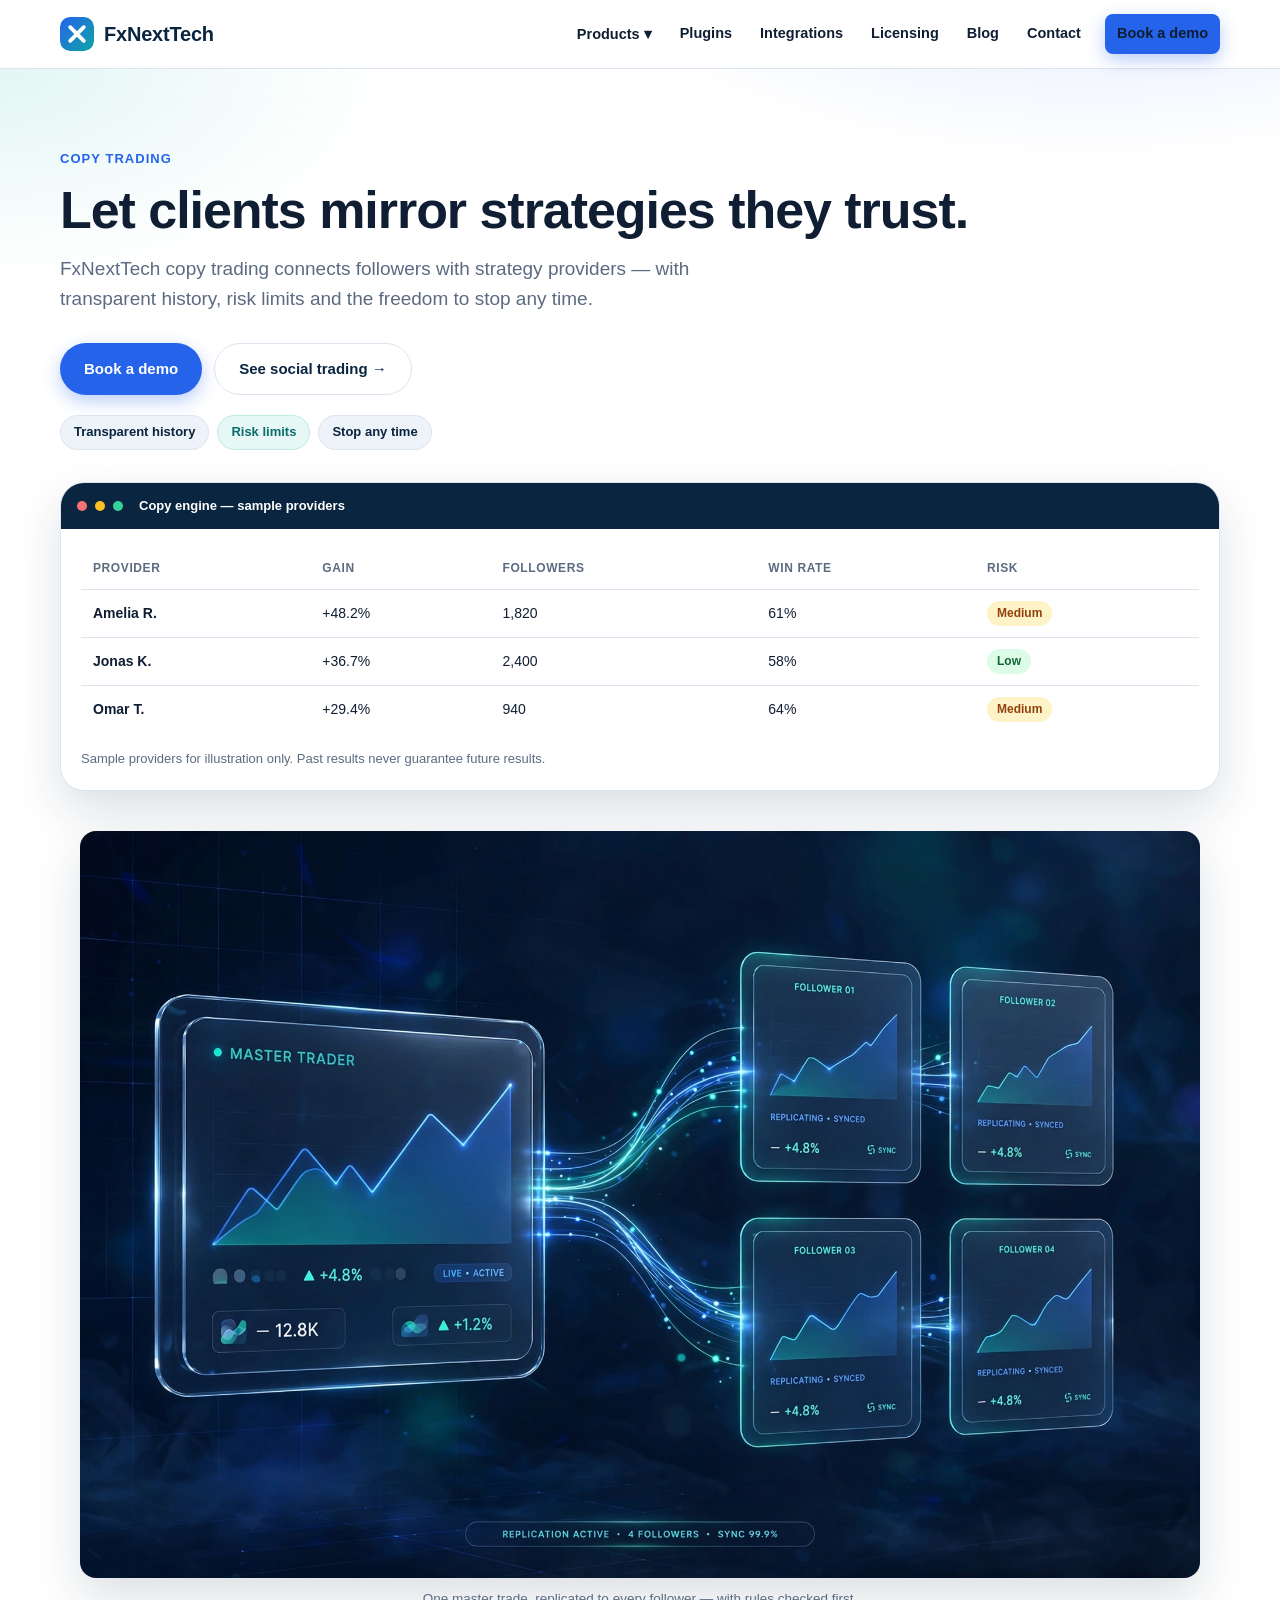
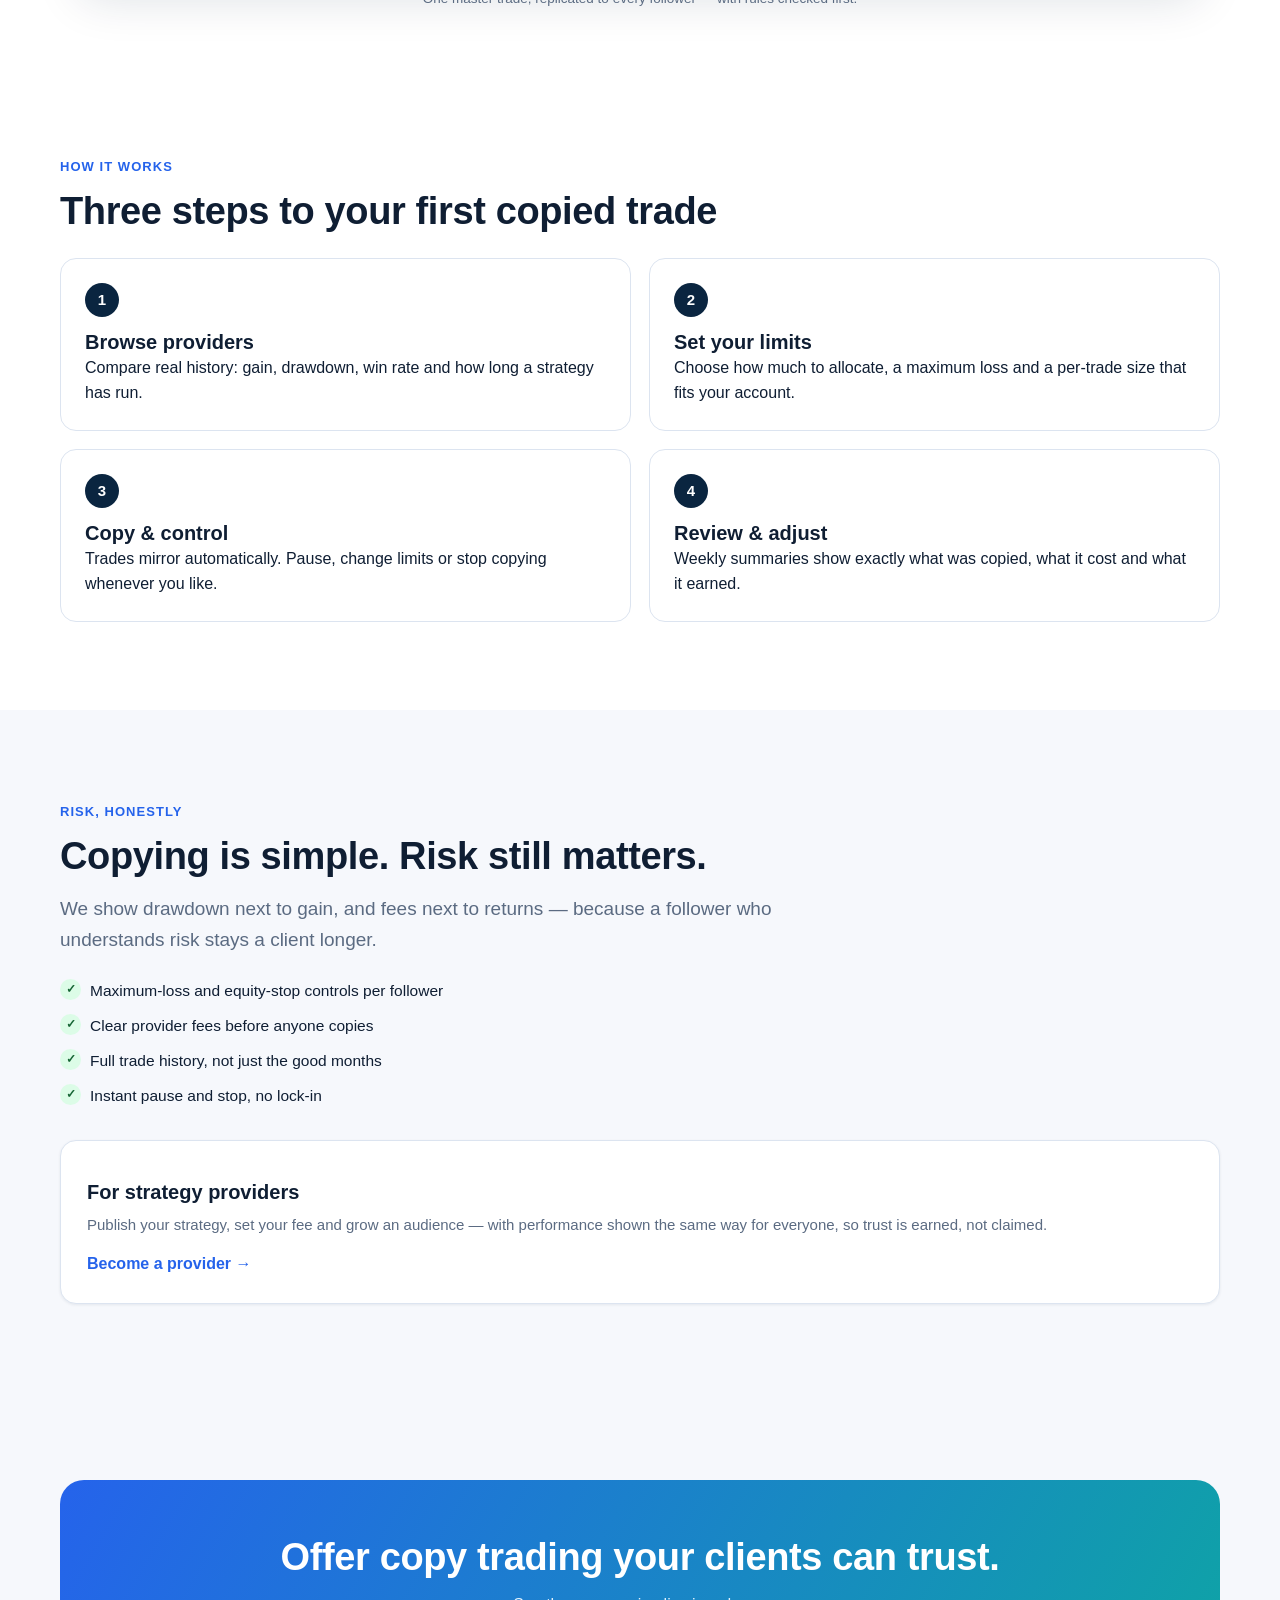
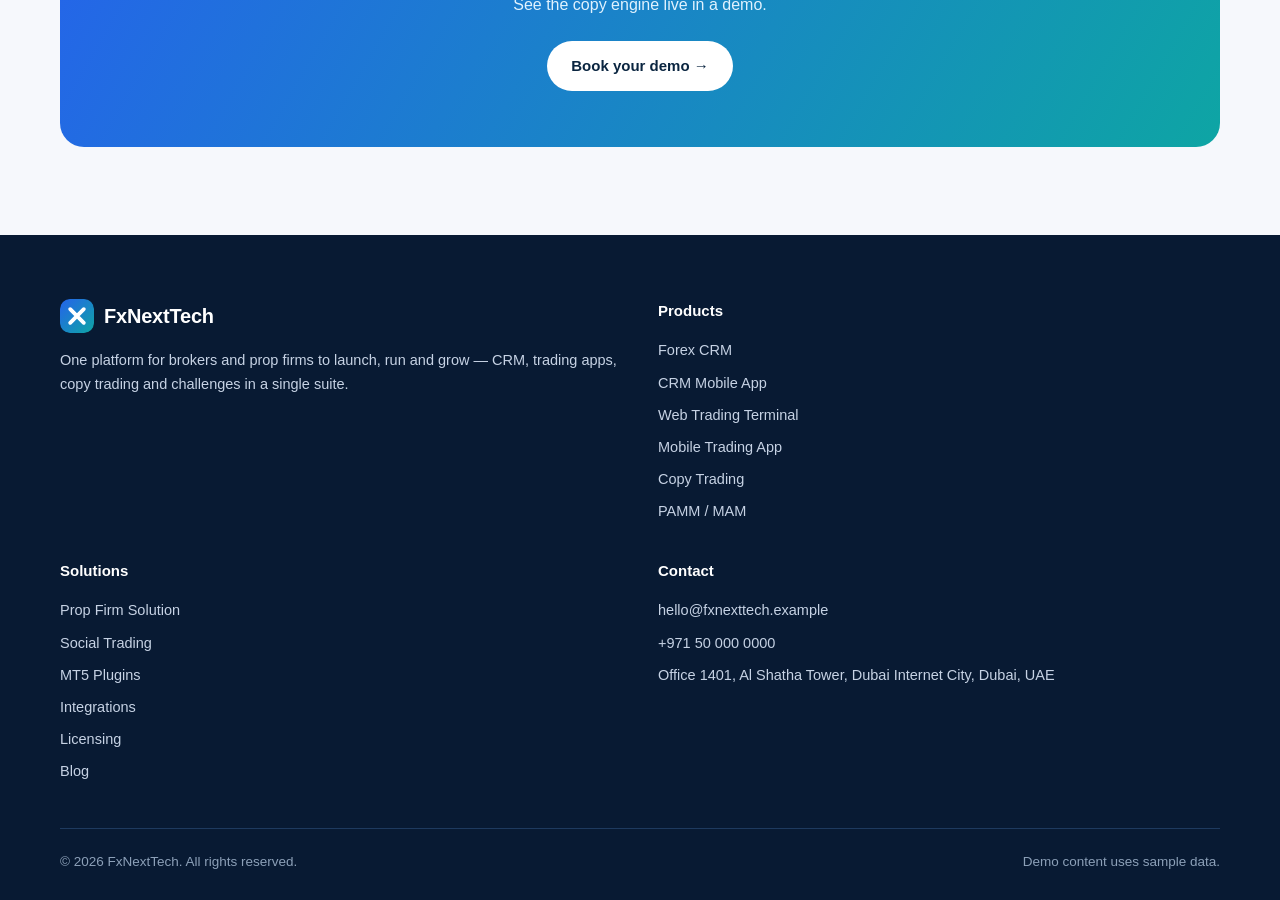
<file: copy-trading.html>
<!DOCTYPE html>
<html lang="en">
<head>
<meta charset="utf-8">
<meta name="viewport" content="width=device-width, initial-scale=1">
<title>Copy Trading — FxNextTech</title>
<meta name="description" content="FxNextTech copy trading lets clients mirror strategies they trust, with clear risk limits, transparent history and full control.">
<link rel="stylesheet" href="assets/css/style.css">
<link rel="icon" type="image/webp" href="assets/images/fxnexttech-logo.webp">
</head>
<body>
<header class="site-header"><div class="container header-inner">
<a class="logo" href="index.html"><svg class="logo-svg" viewBox="0 0 40 40" role="img" aria-label="FxNextTech logo"><defs><linearGradient id="fxg" x1="0" y1="0" x2="1" y2="1"><stop offset="0" stop-color="#2563EB"/><stop offset="1" stop-color="#0EA5A4"/></linearGradient></defs><rect width="40" height="40" rx="10" fill="url(#fxg)"/><path d="M12 12l16 16M28 12L12 28" stroke="#fff" stroke-width="4.5" stroke-linecap="round" fill="none"/></svg><span>FxNextTech</span></a>
<button class="nav-toggle" aria-expanded="false" aria-controls="mainNav" aria-label="Open menu">☰</button>
<nav class="main-nav" id="mainNav" aria-label="Main">
<div class="dropdown"><a href="forex-crm.html" aria-haspopup="true">Products ▾</a><div class="dropdown-menu">
<a href="forex-crm.html">Forex CRM<small>Clients, leads, deposits and partners in one place</small></a>
<a href="crm-mobile-app.html">CRM Mobile App<small>Your brand in your clients' pockets</small></a>
<a href="web-trading-terminal.html">Web Trading Terminal<small>Trade from any browser, nothing to install</small></a>
<a href="mobile-trading-app.html">Mobile Trading App<small>Fast trading on iOS and Android</small></a>
<a href="social-trading.html">Social Trading<small>Follow, share and learn in public</small></a>
<a href="copy-trading.html">Copy Trading<small>Let clients mirror proven strategies</small></a>
<a href="pamm-mam.html">PAMM / MAM<small>Managed accounts, done properly</small></a>
<a href="prop-firm-solution.html">Prop Firm Solution<small>Challenges, payouts and leaderboards</small></a>
</div></div>
<a href="mt5-plugins.html">Plugins</a>
<a href="integrations.html">Integrations</a>
<a href="company-formation.html">Licensing</a>
<a href="blog.html">Blog</a>
<a href="contact.html">Contact</a>
<a class="btn btn-primary btn-sm nav-cta" href="contact.html">Book a demo</a>
</nav></div></header>
<main>
<section class="hero"><div class="container hero-grid">
<div><span class="eyebrow">Copy Trading</span><h1>Let clients mirror strategies they trust.</h1><p class="lead mt-2">FxNextTech copy trading connects followers with strategy providers — with transparent history, risk limits and the freedom to stop any time.</p>
<div class="hero-actions"><a class="btn btn-primary" href="contact.html">Book a demo</a><a class="btn btn-ghost" href="social-trading.html">See social trading →</a></div>
<div class="chips"><span class="chip">Transparent history</span><span class="chip teal">Risk limits</span><span class="chip">Stop any time</span></div></div>
<div class="mock"><div class="mock-bar"><span class="dot"></span><span class="dot"></span><span class="dot"></span><span style="margin-left:8px">Copy engine — sample providers</span></div><div class="mock-body">
<table class="data"><thead><tr><th>Provider</th><th>Gain</th><th>Followers</th><th>Win rate</th><th>Risk</th></tr></thead><tbody>
<tr><td><b>Amelia R.</b></td><td>+48.2%</td><td>1,820</td><td>61%</td><td><span class="pill pill-amber">Medium</span></td></tr>
<tr><td><b>Jonas K.</b></td><td>+36.7%</td><td>2,400</td><td>58%</td><td><span class="pill pill-green">Low</span></td></tr>
<tr><td><b>Omar T.</b></td><td>+29.4%</td><td>940</td><td>64%</td><td><span class="pill pill-amber">Medium</span></td></tr>
</tbody></table>
<p class="muted mt-2" style="font-size:13px">Sample providers for illustration only. Past results never guarantee future results.</p></div></div>
<div class="container"><figure class="page-visual reveal"><img loading="lazy" src="assets/images/copy-trading.webp" alt="FxNextTech copy trading engine connecting master and follower accounts"><figcaption>One master trade, replicated to every follower — with rules checked first.</figcaption></figure></div>
</div></section>
<section class="section alt"><div class="container">
<div class="reveal"><span class="eyebrow">How it works</span><h2>Three steps to your first copied trade</h2></div>
<div class="steps mt-3">
<div class="step reveal"><b class="step-no">1</b><h3>Browse providers</h3><p>Compare real history: gain, drawdown, win rate and how long a strategy has run.</p></div>
<div class="step reveal"><b class="step-no">2</b><h3>Set your limits</h3><p>Choose how much to allocate, a maximum loss and a per-trade size that fits your account.</p></div>
<div class="step reveal"><b class="step-no">3</b><h3>Copy &amp; control</h3><p>Trades mirror automatically. Pause, change limits or stop copying whenever you like.</p></div>
<div class="step reveal"><b class="step-no">4</b><h3>Review &amp; adjust</h3><p>Weekly summaries show exactly what was copied, what it cost and what it earned.</p></div>
</div></div></section>
<section class="section"><div class="container hero-grid">
<div><span class="eyebrow">Risk, honestly</span><h2>Copying is simple. Risk still matters.</h2><p class="lead mt-2">We show drawdown next to gain, and fees next to returns — because a follower who understands risk stays a client longer.</p><ul class="check-list mt-3"><li>Maximum-loss and equity-stop controls per follower</li><li>Clear provider fees before anyone copies</li><li>Full trade history, not just the good months</li><li>Instant pause and stop, no lock-in</li></ul></div>
<div class="card"><h3>For strategy providers</h3><p class="muted">Publish your strategy, set your fee and grow an audience — with performance shown the same way for everyone, so trust is earned, not claimed.</p><a class="link" href="contact.html">Become a provider →</a></div>
</div></section>
<section class="section"><div class="container"><div class="cta-band"><h2>Offer copy trading your clients can trust.</h2><p>See the copy engine live in a demo.</p><a class="btn btn-white" href="contact.html">Book your demo →</a></div></div></section>
</main>
<footer class="site-footer"><div class="container"><div class="footer-grid">
<div><a class="logo" href="index.html" style="color:#fff"><svg class="logo-svg" viewBox="0 0 40 40" role="img" aria-label="FxNextTech logo"><defs><linearGradient id="fxg" x1="0" y1="0" x2="1" y2="1"><stop offset="0" stop-color="#2563EB"/><stop offset="1" stop-color="#0EA5A4"/></linearGradient></defs><rect width="40" height="40" rx="10" fill="url(#fxg)"/><path d="M12 12l16 16M28 12L12 28" stroke="#fff" stroke-width="4.5" stroke-linecap="round" fill="none"/></svg><span>FxNextTech</span></a><p class="mt-2" style="font-size:14.5px">One platform for brokers and prop firms to launch, run and grow — CRM, trading apps, copy trading and challenges in a single suite.</p></div>
<div><h4>Products</h4><ul><li><a href="forex-crm.html">Forex CRM</a></li><li><a href="crm-mobile-app.html">CRM Mobile App</a></li><li><a href="web-trading-terminal.html">Web Trading Terminal</a></li><li><a href="mobile-trading-app.html">Mobile Trading App</a></li><li><a href="copy-trading.html">Copy Trading</a></li><li><a href="pamm-mam.html">PAMM / MAM</a></li></ul></div>
<div><h4>Solutions</h4><ul><li><a href="prop-firm-solution.html">Prop Firm Solution</a></li><li><a href="social-trading.html">Social Trading</a></li><li><a href="mt5-plugins.html">MT5 Plugins</a></li><li><a href="integrations.html">Integrations</a></li><li><a href="company-formation.html">Licensing</a></li><li><a href="blog.html">Blog</a></li></ul></div>
<div><h4>Contact</h4><ul><li><a href="mailto:hello@fxnexttech.example">hello@fxnexttech.example</a></li><li>+971 50 000 0000</li><li>Office 1401, Al Shatha Tower, Dubai Internet City, Dubai, UAE</li></ul></div>
</div><div class="footer-bottom"><span>© 2026 FxNextTech. All rights reserved.</span><span>Demo content uses sample data.</span></div></div></footer>
<script src="assets/js/main.js"></script>
</body>
</html>
</file>
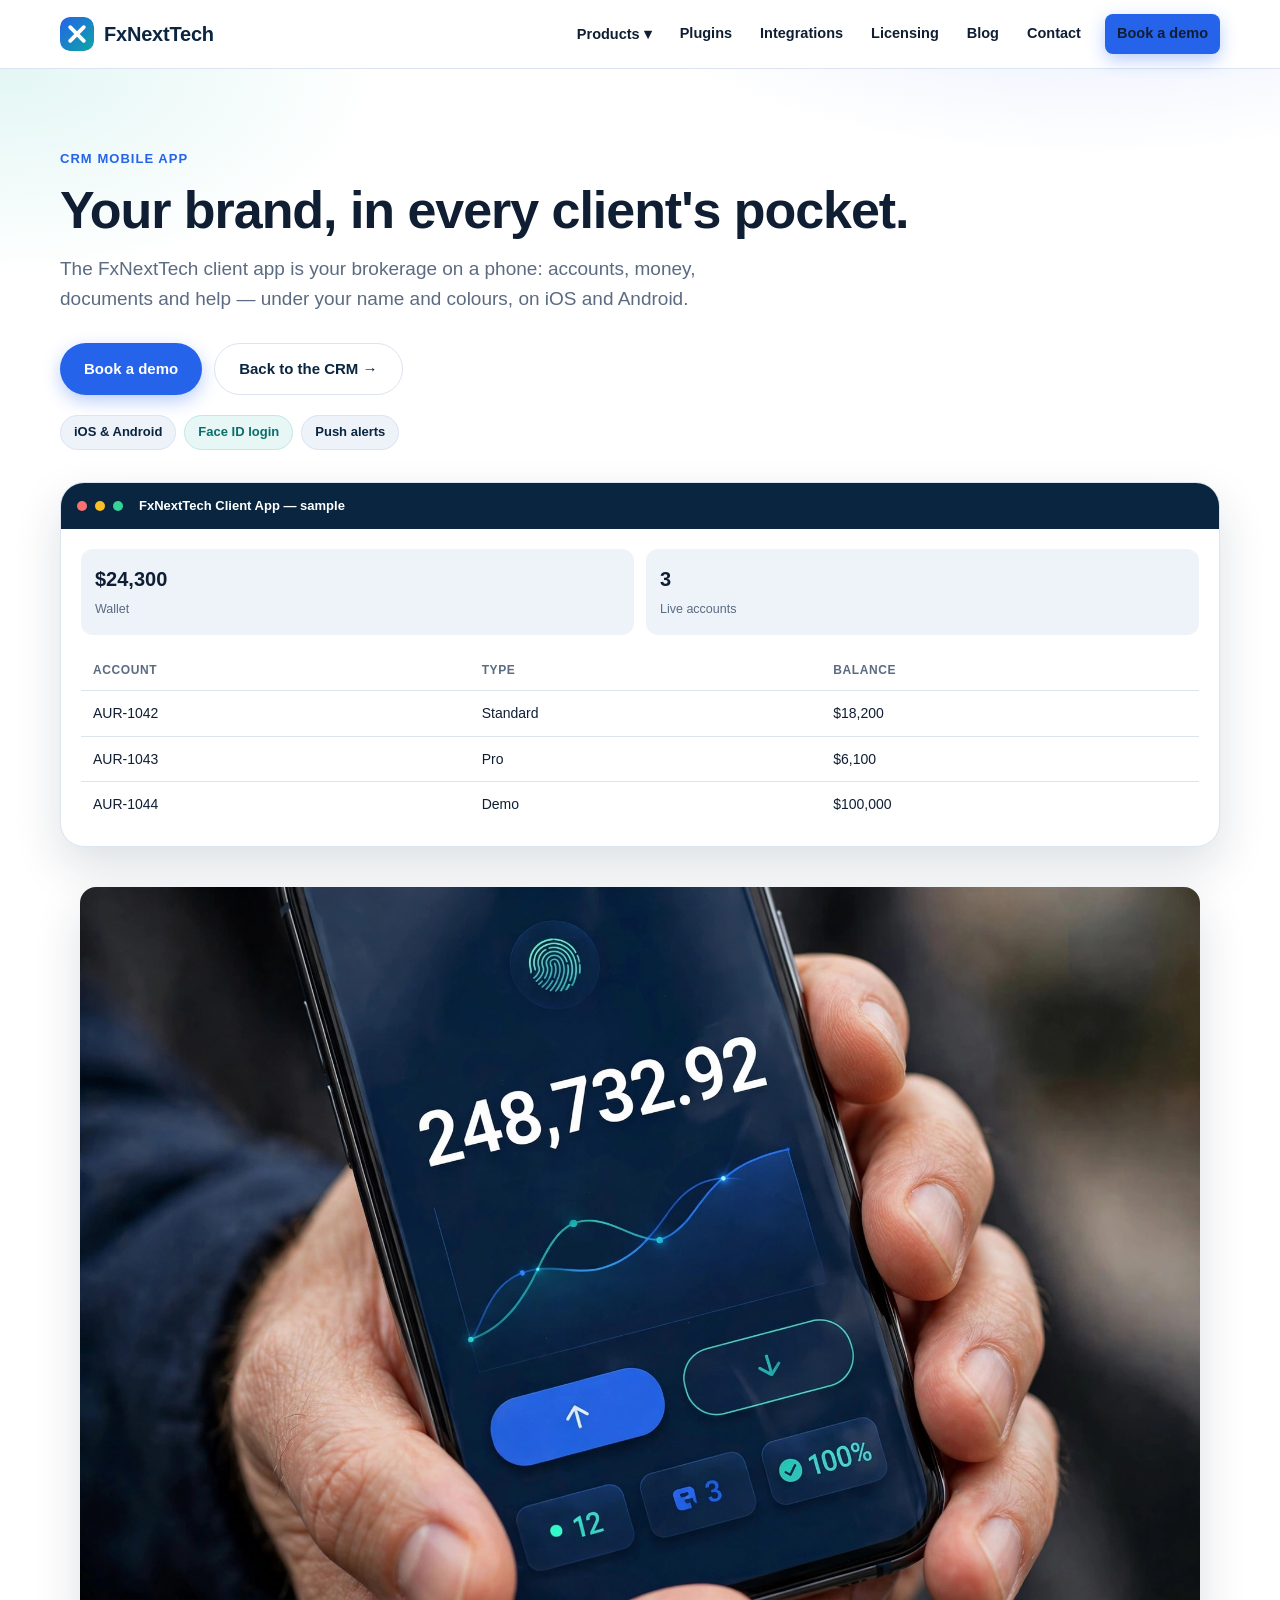
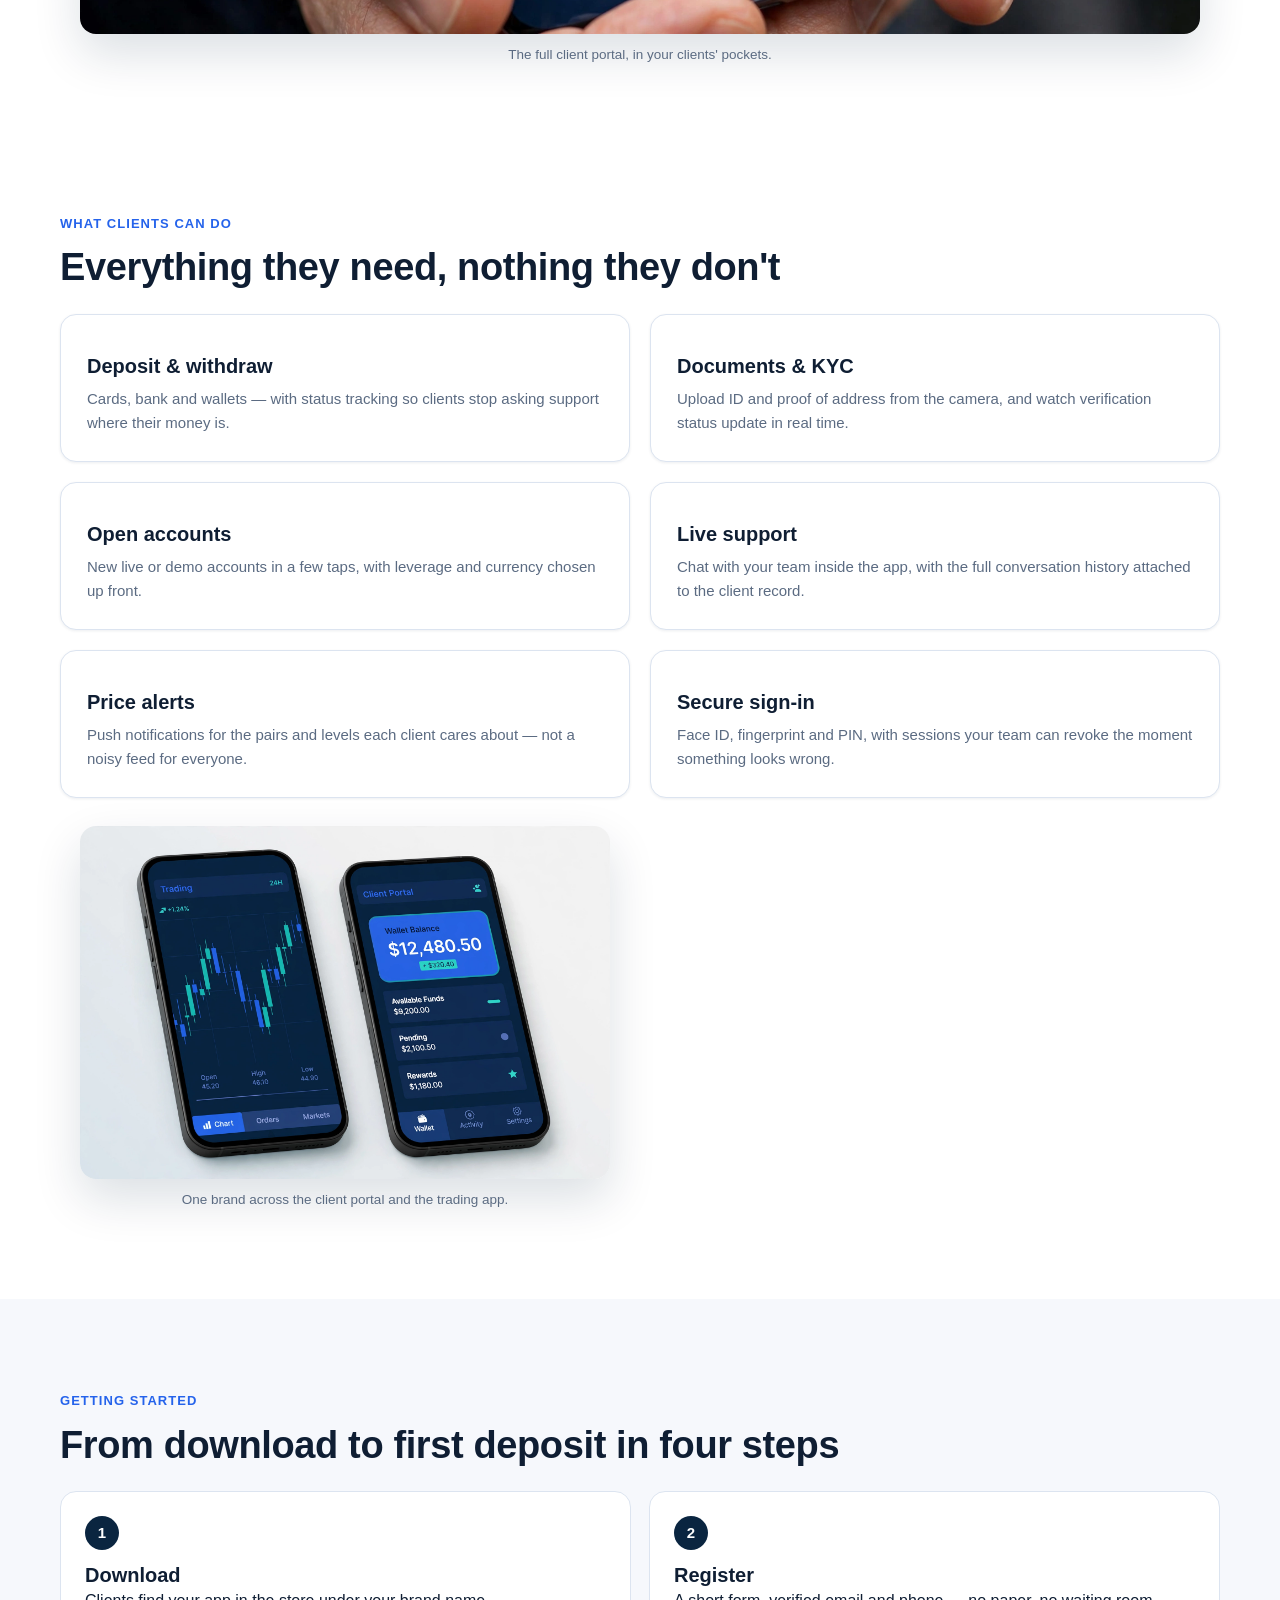
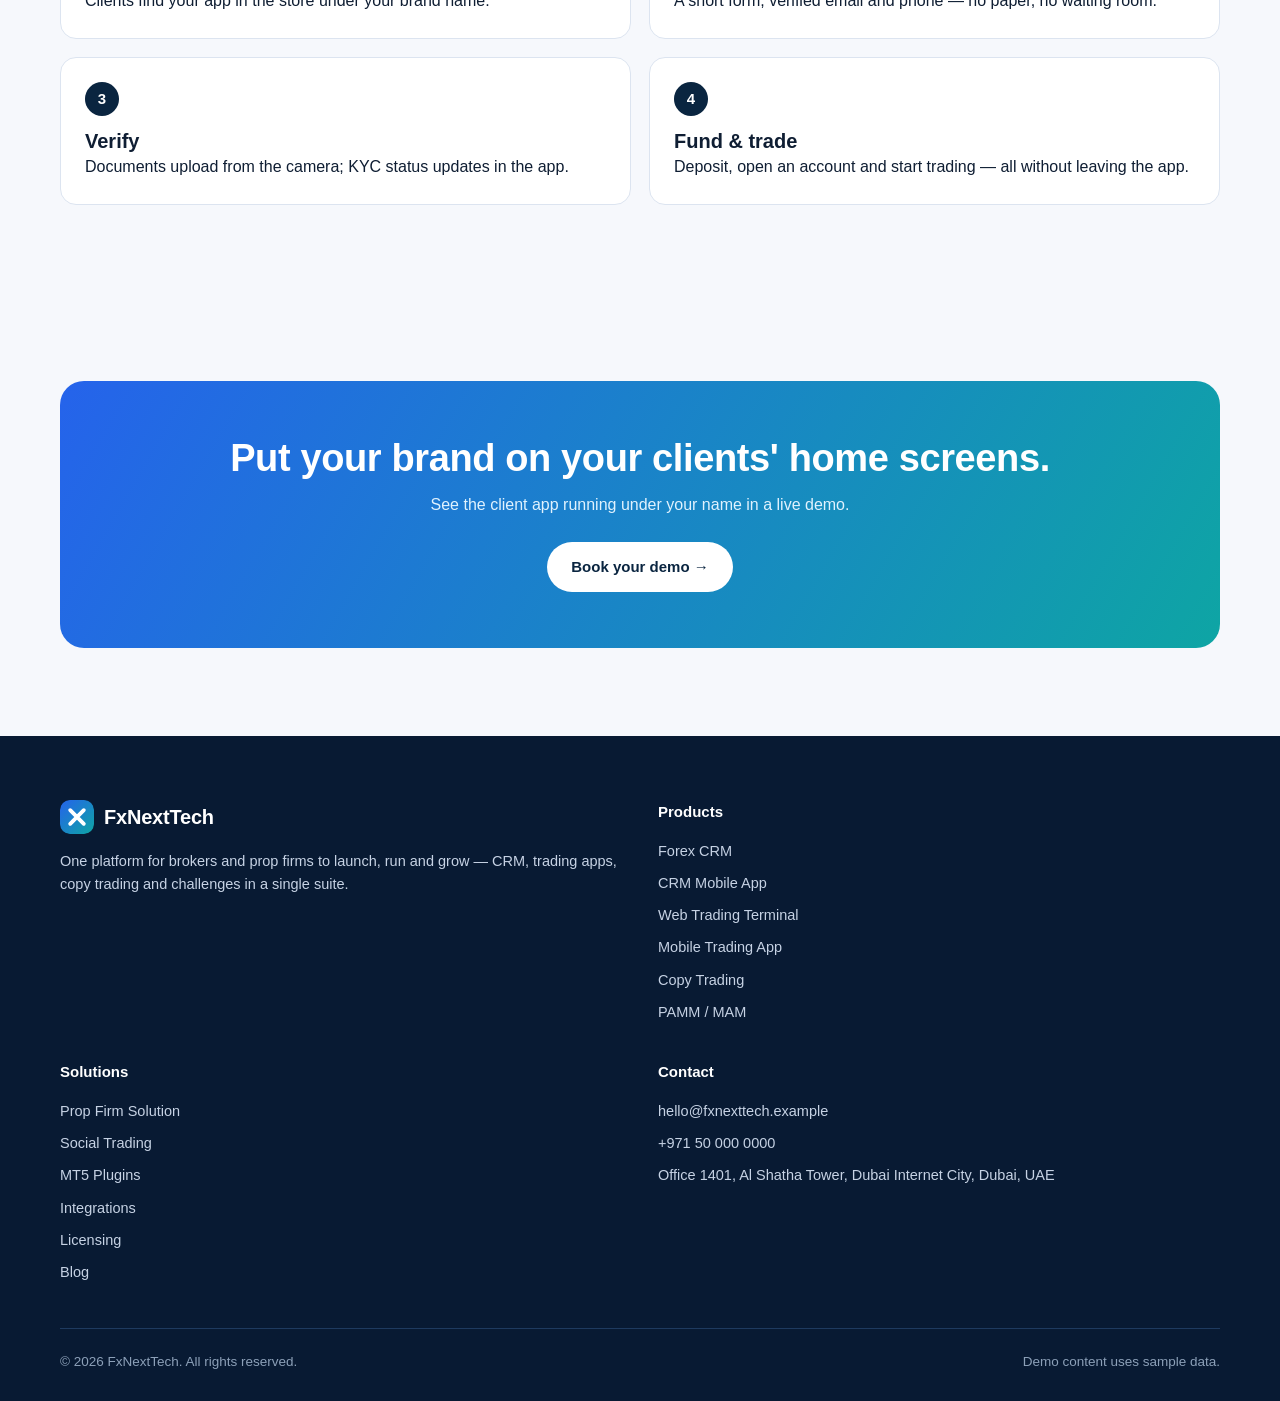
<file: crm-mobile-app.html>
<!DOCTYPE html>
<html lang="en">
<head>
<meta charset="utf-8">
<meta name="viewport" content="width=device-width, initial-scale=1">
<title>CRM Mobile App — FxNextTech</title>
<meta name="description" content="The FxNextTech CRM mobile app puts your brand in your clients' pockets: deposits, withdrawals, documents and support on iOS and Android.">
<link rel="stylesheet" href="assets/css/style.css">
<link rel="icon" type="image/webp" href="assets/images/fxnexttech-logo.webp">
</head>
<body>
<header class="site-header"><div class="container header-inner">
<a class="logo" href="index.html"><svg class="logo-svg" viewBox="0 0 40 40" role="img" aria-label="FxNextTech logo"><defs><linearGradient id="fxg" x1="0" y1="0" x2="1" y2="1"><stop offset="0" stop-color="#2563EB"/><stop offset="1" stop-color="#0EA5A4"/></linearGradient></defs><rect width="40" height="40" rx="10" fill="url(#fxg)"/><path d="M12 12l16 16M28 12L12 28" stroke="#fff" stroke-width="4.5" stroke-linecap="round" fill="none"/></svg><span>FxNextTech</span></a>
<button class="nav-toggle" aria-expanded="false" aria-controls="mainNav" aria-label="Open menu">☰</button>
<nav class="main-nav" id="mainNav" aria-label="Main">
<div class="dropdown"><a href="forex-crm.html" aria-haspopup="true">Products ▾</a><div class="dropdown-menu">
<a href="forex-crm.html">Forex CRM<small>Clients, leads, deposits and partners in one place</small></a>
<a href="crm-mobile-app.html">CRM Mobile App<small>Your brand in your clients' pockets</small></a>
<a href="web-trading-terminal.html">Web Trading Terminal<small>Trade from any browser, nothing to install</small></a>
<a href="mobile-trading-app.html">Mobile Trading App<small>Fast trading on iOS and Android</small></a>
<a href="social-trading.html">Social Trading<small>Follow, share and learn in public</small></a>
<a href="copy-trading.html">Copy Trading<small>Let clients mirror proven strategies</small></a>
<a href="pamm-mam.html">PAMM / MAM<small>Managed accounts, done properly</small></a>
<a href="prop-firm-solution.html">Prop Firm Solution<small>Challenges, payouts and leaderboards</small></a>
</div></div>
<a href="mt5-plugins.html">Plugins</a>
<a href="integrations.html">Integrations</a>
<a href="company-formation.html">Licensing</a>
<a href="blog.html">Blog</a>
<a href="contact.html">Contact</a>
<a class="btn btn-primary btn-sm nav-cta" href="contact.html">Book a demo</a>
</nav></div></header>
<main>
<section class="hero"><div class="container hero-grid">
<div><span class="eyebrow">CRM Mobile App</span><h1>Your brand, in every client's pocket.</h1><p class="lead mt-2">The FxNextTech client app is your brokerage on a phone: accounts, money, documents and help — under your name and colours, on iOS and Android.</p>
<div class="hero-actions"><a class="btn btn-primary" href="contact.html">Book a demo</a><a class="btn btn-ghost" href="forex-crm.html">Back to the CRM →</a></div>
<div class="chips"><span class="chip">iOS &amp; Android</span><span class="chip teal">Face ID login</span><span class="chip">Push alerts</span></div></div>
<div class="mock"><div class="mock-bar"><span class="dot"></span><span class="dot"></span><span class="dot"></span><span style="margin-left:8px">FxNextTech Client App — sample</span></div><div class="mock-body"><div class="mock-stats"><div class="mock-stat"><b>$24,300</b><span>Wallet</span></div><div class="mock-stat"><b>3</b><span>Live accounts</span></div></div>
<table class="data"><thead><tr><th>Account</th><th>Type</th><th>Balance</th></tr></thead><tbody><tr><td>AUR-1042</td><td>Standard</td><td>$18,200</td></tr><tr><td>AUR-1043</td><td>Pro</td><td>$6,100</td></tr><tr><td>AUR-1044</td><td>Demo</td><td>$100,000</td></tr></tbody></table></div></div>
<div class="container"><figure class="page-visual reveal"><img loading="lazy" src="assets/images/mobile-portal.webp" alt="FxNextTech client portal on a smartphone"><figcaption>The full client portal, in your clients' pockets.</figcaption></figure></div>
</div></section>

<section class="section alt"><div class="container">
<div class="reveal"><span class="eyebrow">What clients can do</span><h2>Everything they need, nothing they don't</h2></div>
<div class="grid grid-3 mt-3">
<div class="card reveal"><h3>Deposit &amp; withdraw</h3><p>Cards, bank and wallets — with status tracking so clients stop asking support where their money is.</p></div>
<div class="card reveal"><h3>Documents &amp; KYC</h3><p>Upload ID and proof of address from the camera, and watch verification status update in real time.</p></div>
<div class="card reveal"><h3>Open accounts</h3><p>New live or demo accounts in a few taps, with leverage and currency chosen up front.</p></div>
<div class="card reveal"><h3>Live support</h3><p>Chat with your team inside the app, with the full conversation history attached to the client record.</p></div>
<div class="card reveal"><h3>Price alerts</h3><p>Push notifications for the pairs and levels each client cares about — not a noisy feed for everyone.</p></div>
<div class="card reveal"><h3>Secure sign-in</h3><p>Face ID, fingerprint and PIN, with sessions your team can revoke the moment something looks wrong.</p></div>
<div class="container"><figure class="page-visual reveal"><img loading="lazy" src="assets/images/mobile-apps.webp" alt="FxNextTech CRM and trading apps side by side"><figcaption>One brand across the client portal and the trading app.</figcaption></figure></div>
</div></div></section>

<section class="section"><div class="container">
<div class="reveal"><span class="eyebrow">Getting started</span><h2>From download to first deposit in four steps</h2></div>
<div class="steps mt-3">
<div class="step reveal"><b class="step-no">1</b><h3>Download</h3><p>Clients find your app in the store under your brand name.</p></div>
<div class="step reveal"><b class="step-no">2</b><h3>Register</h3><p>A short form, verified email and phone — no paper, no waiting room.</p></div>
<div class="step reveal"><b class="step-no">3</b><h3>Verify</h3><p>Documents upload from the camera; KYC status updates in the app.</p></div>
<div class="step reveal"><b class="step-no">4</b><h3>Fund &amp; trade</h3><p>Deposit, open an account and start trading — all without leaving the app.</p></div>
</div></div></section>

<section class="section"><div class="container"><div class="cta-band"><h2>Put your brand on your clients' home screens.</h2><p>See the client app running under your name in a live demo.</p><a class="btn btn-white" href="contact.html">Book your demo →</a></div></div></section>
</main>
<footer class="site-footer"><div class="container"><div class="footer-grid">
<div><a class="logo" href="index.html" style="color:#fff"><svg class="logo-svg" viewBox="0 0 40 40" role="img" aria-label="FxNextTech logo"><defs><linearGradient id="fxg" x1="0" y1="0" x2="1" y2="1"><stop offset="0" stop-color="#2563EB"/><stop offset="1" stop-color="#0EA5A4"/></linearGradient></defs><rect width="40" height="40" rx="10" fill="url(#fxg)"/><path d="M12 12l16 16M28 12L12 28" stroke="#fff" stroke-width="4.5" stroke-linecap="round" fill="none"/></svg><span>FxNextTech</span></a><p class="mt-2" style="font-size:14.5px">One platform for brokers and prop firms to launch, run and grow — CRM, trading apps, copy trading and challenges in a single suite.</p></div>
<div><h4>Products</h4><ul><li><a href="forex-crm.html">Forex CRM</a></li><li><a href="crm-mobile-app.html">CRM Mobile App</a></li><li><a href="web-trading-terminal.html">Web Trading Terminal</a></li><li><a href="mobile-trading-app.html">Mobile Trading App</a></li><li><a href="copy-trading.html">Copy Trading</a></li><li><a href="pamm-mam.html">PAMM / MAM</a></li></ul></div>
<div><h4>Solutions</h4><ul><li><a href="prop-firm-solution.html">Prop Firm Solution</a></li><li><a href="social-trading.html">Social Trading</a></li><li><a href="mt5-plugins.html">MT5 Plugins</a></li><li><a href="integrations.html">Integrations</a></li><li><a href="company-formation.html">Licensing</a></li><li><a href="blog.html">Blog</a></li></ul></div>
<div><h4>Contact</h4><ul><li><a href="mailto:hello@fxnexttech.example">hello@fxnexttech.example</a></li><li>+971 50 000 0000</li><li>Office 1401, Al Shatha Tower, Dubai Internet City, Dubai, UAE</li></ul></div>
</div><div class="footer-bottom"><span>© 2026 FxNextTech. All rights reserved.</span><span>Demo content uses sample data.</span></div></div></footer>
<script src="assets/js/main.js"></script>
</body>
</html>
</file>
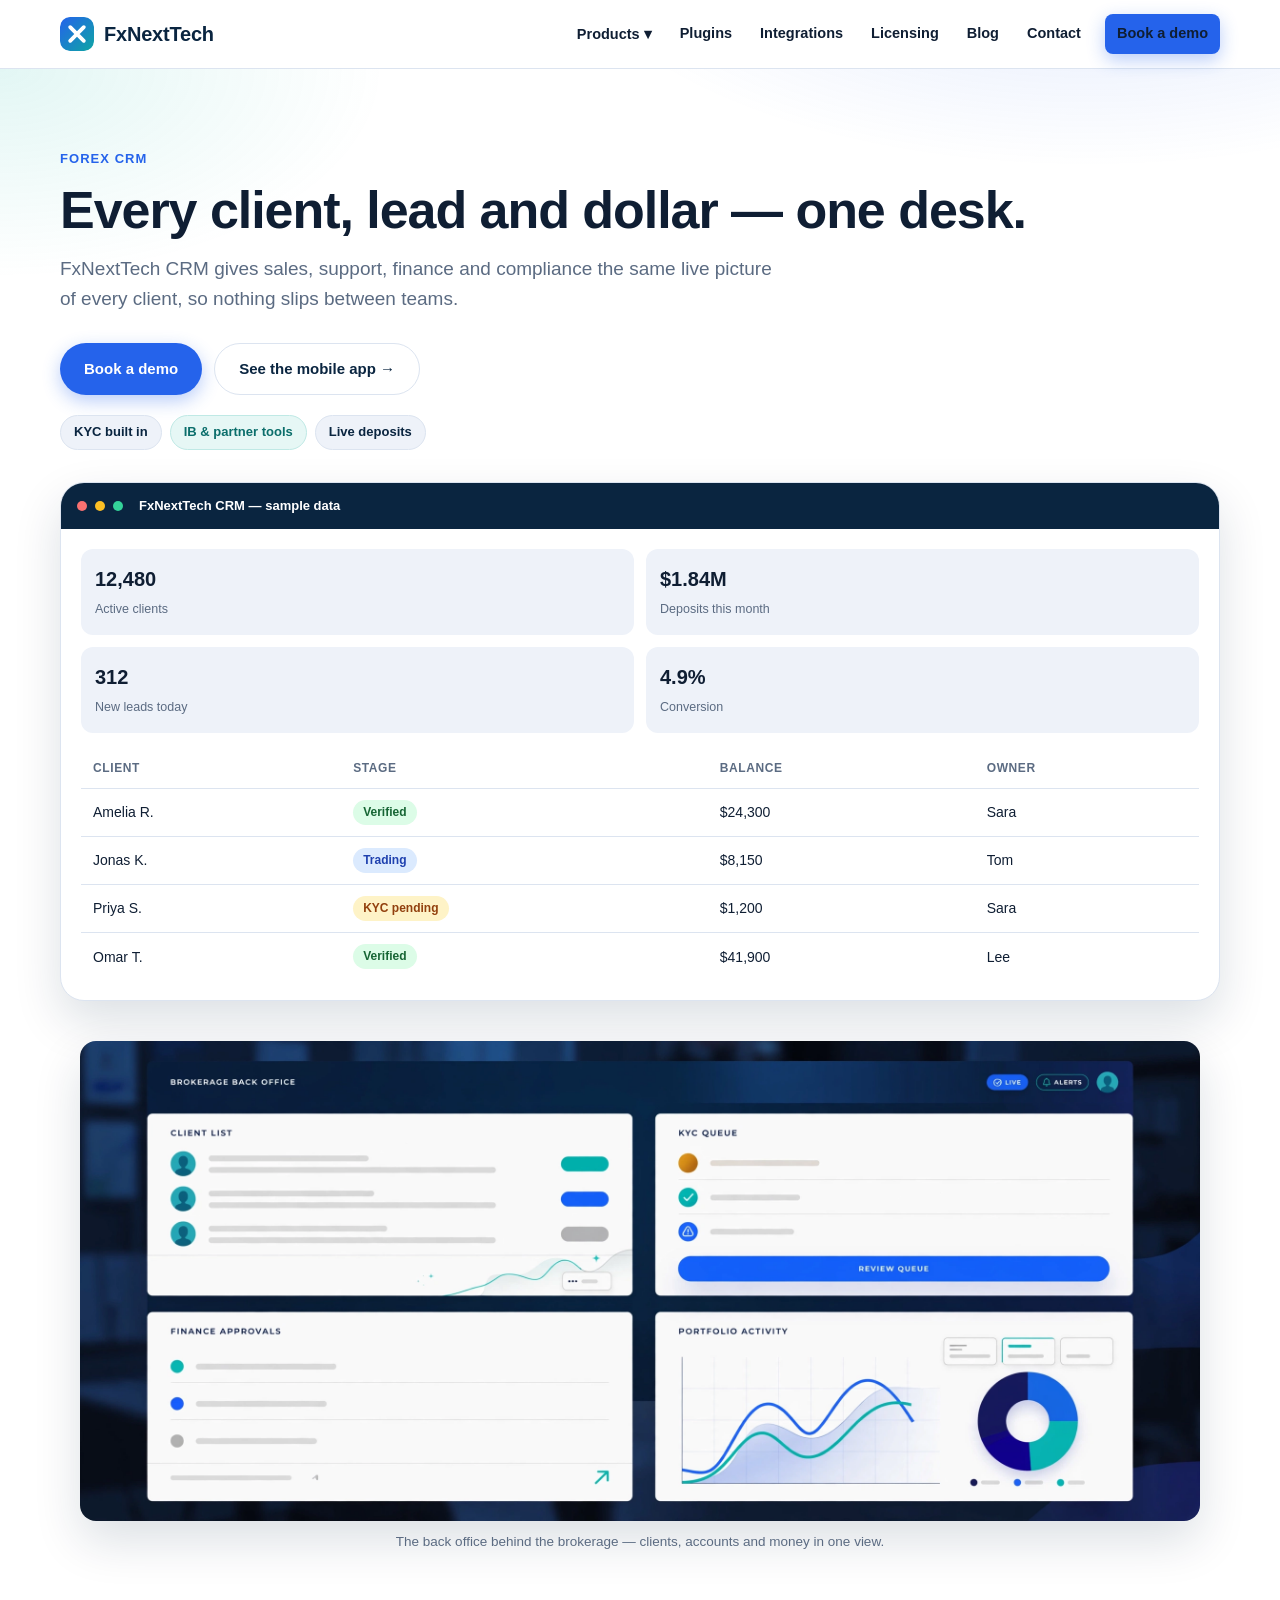
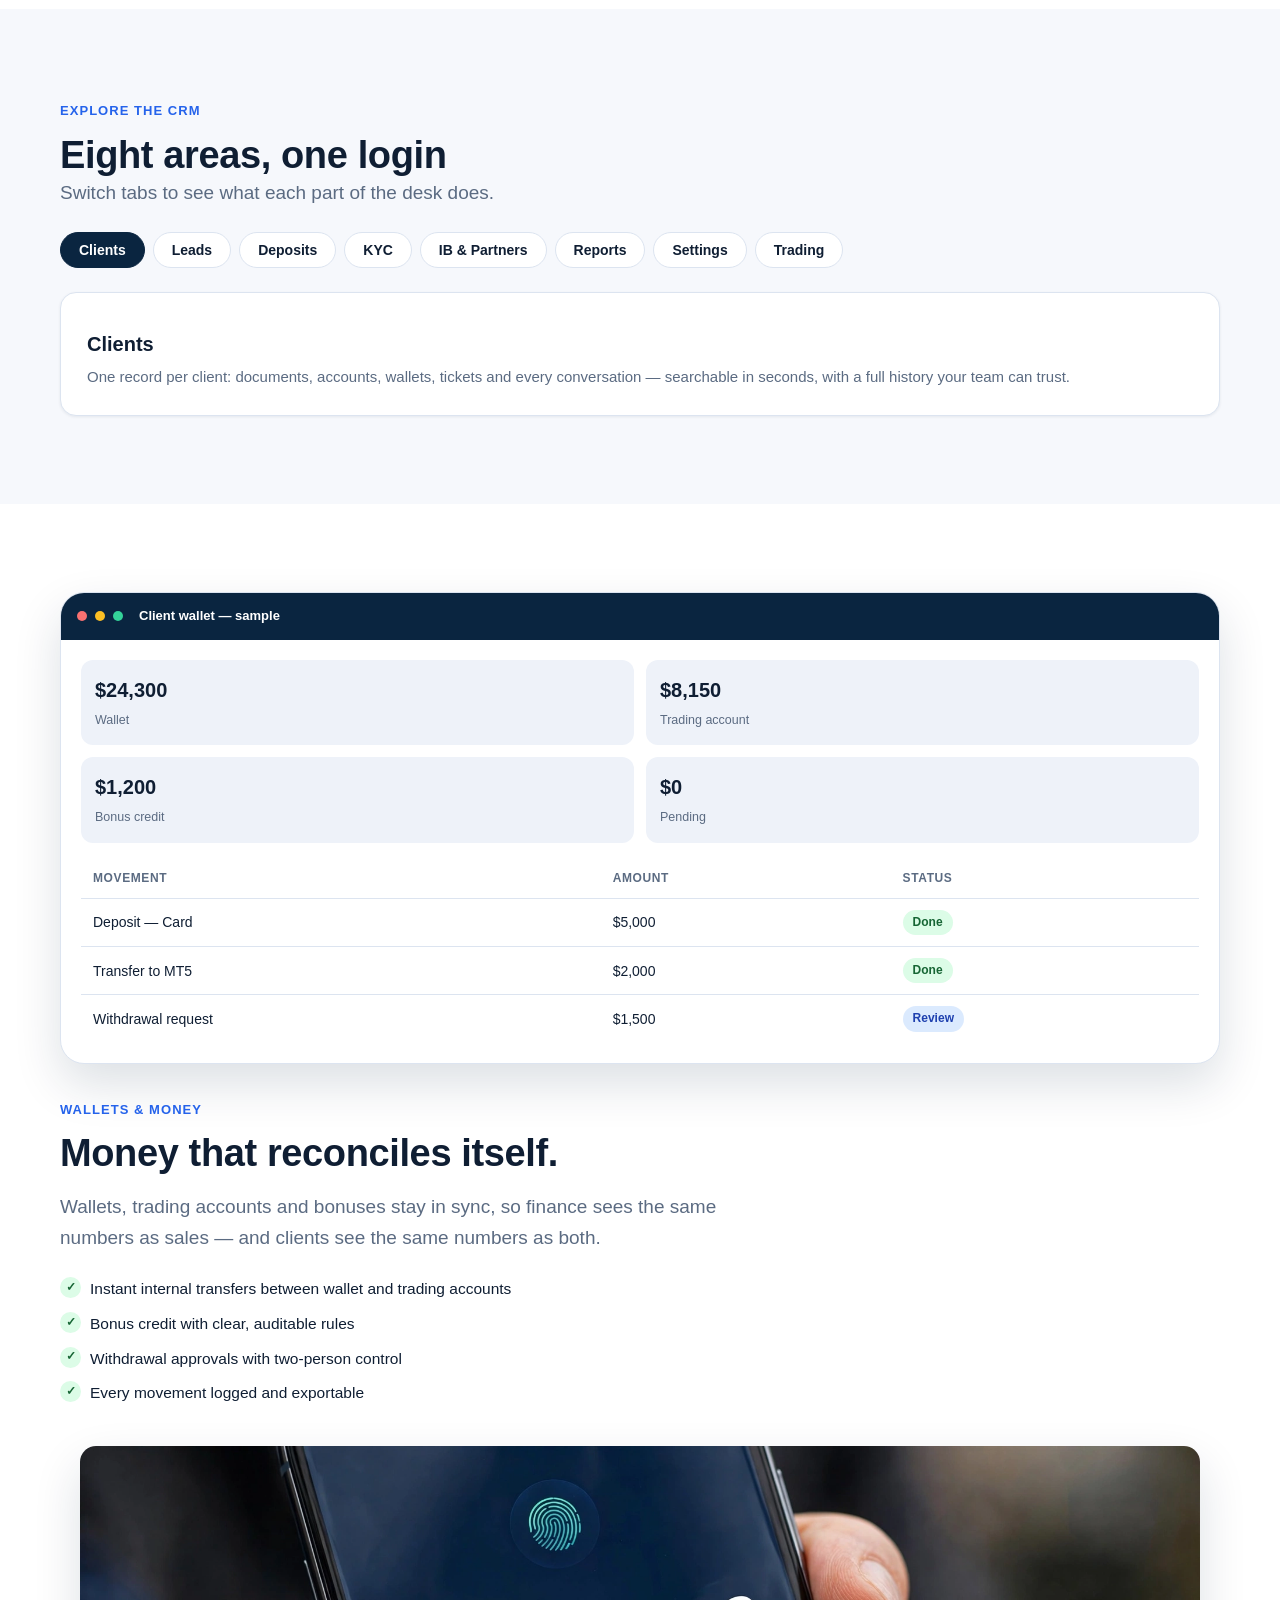
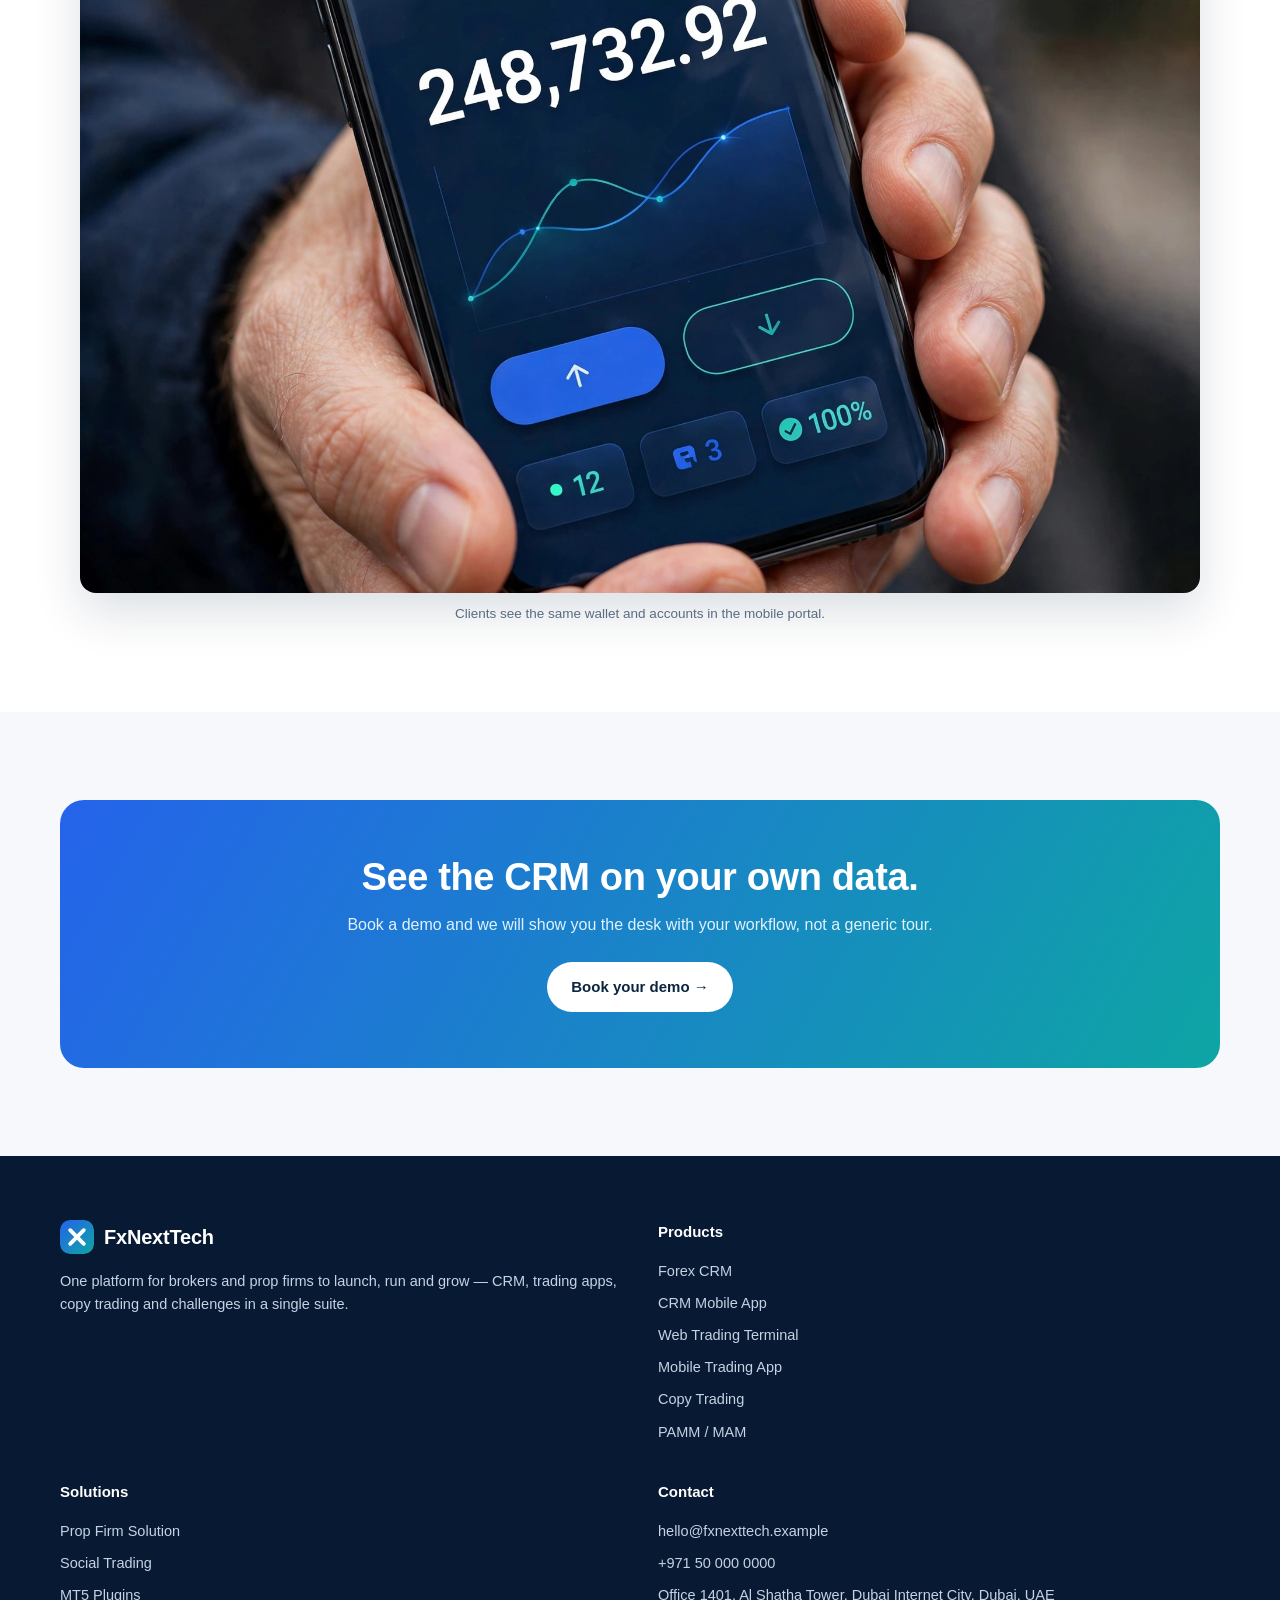
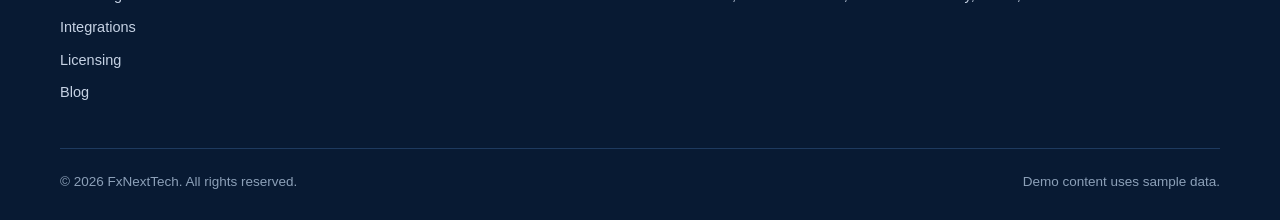
<file: forex-crm.html>
<!DOCTYPE html>
<html lang="en">
<head>
<meta charset="utf-8">
<meta name="viewport" content="width=device-width, initial-scale=1">
<title>Forex CRM — FxNextTech</title>
<meta name="description" content="The FxNextTech Forex CRM brings clients, leads, deposits, KYC and IB partners into one desk your whole team can work from.">
<link rel="stylesheet" href="assets/css/style.css">
<link rel="icon" type="image/webp" href="assets/images/fxnexttech-logo.webp">
</head>
<body>
<header class="site-header"><div class="container header-inner">
<a class="logo" href="index.html"><svg class="logo-svg" viewBox="0 0 40 40" role="img" aria-label="FxNextTech logo"><defs><linearGradient id="fxg" x1="0" y1="0" x2="1" y2="1"><stop offset="0" stop-color="#2563EB"/><stop offset="1" stop-color="#0EA5A4"/></linearGradient></defs><rect width="40" height="40" rx="10" fill="url(#fxg)"/><path d="M12 12l16 16M28 12L12 28" stroke="#fff" stroke-width="4.5" stroke-linecap="round" fill="none"/></svg><span>FxNextTech</span></a>
<button class="nav-toggle" aria-expanded="false" aria-controls="mainNav" aria-label="Open menu">☰</button>
<nav class="main-nav" id="mainNav" aria-label="Main">
<div class="dropdown"><a href="forex-crm.html" aria-haspopup="true">Products ▾</a><div class="dropdown-menu">
<a href="forex-crm.html">Forex CRM<small>Clients, leads, deposits and partners in one place</small></a>
<a href="crm-mobile-app.html">CRM Mobile App<small>Your brand in your clients' pockets</small></a>
<a href="web-trading-terminal.html">Web Trading Terminal<small>Trade from any browser, nothing to install</small></a>
<a href="mobile-trading-app.html">Mobile Trading App<small>Fast trading on iOS and Android</small></a>
<a href="social-trading.html">Social Trading<small>Follow, share and learn in public</small></a>
<a href="copy-trading.html">Copy Trading<small>Let clients mirror proven strategies</small></a>
<a href="pamm-mam.html">PAMM / MAM<small>Managed accounts, done properly</small></a>
<a href="prop-firm-solution.html">Prop Firm Solution<small>Challenges, payouts and leaderboards</small></a>
</div></div>
<a href="mt5-plugins.html">Plugins</a>
<a href="integrations.html">Integrations</a>
<a href="company-formation.html">Licensing</a>
<a href="blog.html">Blog</a>
<a href="contact.html">Contact</a>
<a class="btn btn-primary btn-sm nav-cta" href="contact.html">Book a demo</a>
</nav></div></header>
<main>
<section class="hero"><div class="container hero-grid">
<div><span class="eyebrow">Forex CRM</span><h1>Every client, lead and dollar — one desk.</h1><p class="lead mt-2">FxNextTech CRM gives sales, support, finance and compliance the same live picture of every client, so nothing slips between teams.</p>
<div class="hero-actions"><a class="btn btn-primary" href="contact.html">Book a demo</a><a class="btn btn-ghost" href="crm-mobile-app.html">See the mobile app →</a></div>
<div class="chips"><span class="chip">KYC built in</span><span class="chip teal">IB &amp; partner tools</span><span class="chip">Live deposits</span></div></div>
<div class="mock"><div class="mock-bar"><span class="dot"></span><span class="dot"></span><span class="dot"></span><span style="margin-left:8px">FxNextTech CRM — sample data</span></div><div class="mock-body">
<div class="mock-stats"><div class="mock-stat"><b>12,480</b><span>Active clients</span></div><div class="mock-stat"><b>$1.84M</b><span>Deposits this month</span></div><div class="mock-stat"><b>312</b><span>New leads today</span></div><div class="mock-stat"><b>4.9%</b><span>Conversion</span></div></div>
<table class="data"><thead><tr><th>Client</th><th>Stage</th><th>Balance</th><th>Owner</th></tr></thead><tbody>
<tr><td>Amelia R.</td><td><span class="pill pill-green">Verified</span></td><td>$24,300</td><td>Sara</td></tr>
<tr><td>Jonas K.</td><td><span class="pill pill-blue">Trading</span></td><td>$8,150</td><td>Tom</td></tr>
<tr><td>Priya S.</td><td><span class="pill pill-amber">KYC pending</span></td><td>$1,200</td><td>Sara</td></tr>
<tr><td>Omar T.</td><td><span class="pill pill-green">Verified</span></td><td>$41,900</td><td>Lee</td></tr>
</tbody></table></div></div>
<div class="container"><figure class="page-visual reveal"><img loading="lazy" src="assets/images/crm-backoffice.webp" alt="FxNextTech broker back office dashboard"><figcaption>The back office behind the brokerage — clients, accounts and money in one view.</figcaption></figure></div>
</div></section>

<section class="section"><div class="container">
<div class="reveal"><span class="eyebrow">Explore the CRM</span><h2>Eight areas, one login</h2><p class="lead">Switch tabs to see what each part of the desk does.</p></div>
<div data-tabs>
<div class="tabs" role="tablist" aria-label="CRM areas">
<button class="tab-btn" data-tab="clients" aria-selected="true" role="tab">Clients</button>
<button class="tab-btn" data-tab="leads" aria-selected="false" role="tab">Leads</button>
<button class="tab-btn" data-tab="deposits" aria-selected="false" role="tab">Deposits</button>
<button class="tab-btn" data-tab="kyc" aria-selected="false" role="tab">KYC</button>
<button class="tab-btn" data-tab="ib" aria-selected="false" role="tab">IB &amp; Partners</button>
<button class="tab-btn" data-tab="reports" aria-selected="false" role="tab">Reports</button>
<button class="tab-btn" data-tab="settings" aria-selected="false" role="tab">Settings</button>
<button class="tab-btn" data-tab="trading" aria-selected="false" role="tab">Trading</button>
</div>
<div class="tab-panel active" data-panel="clients"><div class="card"><h3>Clients</h3><p>One record per client: documents, accounts, wallets, tickets and every conversation — searchable in seconds, with a full history your team can trust.</p></div></div>
<div class="tab-panel" data-panel="leads"><div class="card"><h3>Leads</h3><p>Capture leads from your site, campaigns and partners, score them, assign them automatically and watch them move through your pipeline without spreadsheets.</p></div></div>
<div class="tab-panel" data-panel="deposits"><div class="card"><h3>Deposits</h3><p>See every deposit and withdrawal as it lands, approve payouts with a clear audit trail, and reconcile against your payment providers in one view.</p></div></div>
<div class="tab-panel" data-panel="kyc"><div class="card"><h3>KYC</h3><p>Collect documents, run checks through your KYC vendor and approve or request more — with statuses your support team can explain to clients.</p></div></div>
<div class="tab-panel" data-panel="ib"><div class="card"><h3>IB &amp; Partners</h3><p>Give partners their own portal: track referrals, calculate commissions at any level and pay out on a schedule everyone can see.</p></div></div>
<div class="tab-panel" data-panel="reports"><div class="card"><h3>Reports</h3><p>Deposits, conversions, retention, partner performance — exportable reports that answer the questions your board actually asks.</p></div></div>
<div class="tab-panel" data-panel="settings"><div class="card"><h3>Settings</h3><p>Roles, permissions, currencies, account types and notifications — tuned to how your brokerage runs, not how a template says it should.</p></div></div>
<div class="tab-panel" data-panel="trading"><div class="card"><h3>Trading</h3><p>Link trading accounts, watch exposure and see open positions next to the client record — no more switching systems mid-call.</p></div></div>
</div></div></section>

<section class="section alt"><div class="container hero-grid">
<div class="mock"><div class="mock-bar"><span class="dot"></span><span class="dot"></span><span class="dot"></span><span style="margin-left:8px">Client wallet — sample</span></div><div class="mock-body"><div class="mock-stats"><div class="mock-stat"><b>$24,300</b><span>Wallet</span></div><div class="mock-stat"><b>$8,150</b><span>Trading account</span></div><div class="mock-stat"><b>$1,200</b><span>Bonus credit</span></div><div class="mock-stat"><b>$0</b><span>Pending</span></div></div>
<table class="data"><thead><tr><th>Movement</th><th>Amount</th><th>Status</th></tr></thead><tbody><tr><td>Deposit — Card</td><td>$5,000</td><td><span class="pill pill-green">Done</span></td></tr><tr><td>Transfer to MT5</td><td>$2,000</td><td><span class="pill pill-green">Done</span></td></tr><tr><td>Withdrawal request</td><td>$1,500</td><td><span class="pill pill-blue">Review</span></td></tr></tbody></table></div></div>
<div><span class="eyebrow">Wallets &amp; money</span><h2>Money that reconciles itself.</h2><p class="lead mt-2">Wallets, trading accounts and bonuses stay in sync, so finance sees the same numbers as sales — and clients see the same numbers as both.</p><ul class="check-list mt-3"><li>Instant internal transfers between wallet and trading accounts</li><li>Bonus credit with clear, auditable rules</li><li>Withdrawal approvals with two-person control</li><li>Every movement logged and exportable</li></ul></div>
<div class="container"><figure class="page-visual reveal"><img loading="lazy" src="assets/images/mobile-portal.webp" alt="FxNextTech client portal wallet on a smartphone"><figcaption>Clients see the same wallet and accounts in the mobile portal.</figcaption></figure></div>
</div></section>

<section class="section"><div class="container"><div class="cta-band"><h2>See the CRM on your own data.</h2><p>Book a demo and we will show you the desk with your workflow, not a generic tour.</p><a class="btn btn-white" href="contact.html">Book your demo →</a></div></div></section>
</main>
<footer class="site-footer"><div class="container"><div class="footer-grid">
<div><a class="logo" href="index.html" style="color:#fff"><svg class="logo-svg" viewBox="0 0 40 40" role="img" aria-label="FxNextTech logo"><defs><linearGradient id="fxg" x1="0" y1="0" x2="1" y2="1"><stop offset="0" stop-color="#2563EB"/><stop offset="1" stop-color="#0EA5A4"/></linearGradient></defs><rect width="40" height="40" rx="10" fill="url(#fxg)"/><path d="M12 12l16 16M28 12L12 28" stroke="#fff" stroke-width="4.5" stroke-linecap="round" fill="none"/></svg><span>FxNextTech</span></a><p class="mt-2" style="font-size:14.5px">One platform for brokers and prop firms to launch, run and grow — CRM, trading apps, copy trading and challenges in a single suite.</p></div>
<div><h4>Products</h4><ul><li><a href="forex-crm.html">Forex CRM</a></li><li><a href="crm-mobile-app.html">CRM Mobile App</a></li><li><a href="web-trading-terminal.html">Web Trading Terminal</a></li><li><a href="mobile-trading-app.html">Mobile Trading App</a></li><li><a href="copy-trading.html">Copy Trading</a></li><li><a href="pamm-mam.html">PAMM / MAM</a></li></ul></div>
<div><h4>Solutions</h4><ul><li><a href="prop-firm-solution.html">Prop Firm Solution</a></li><li><a href="social-trading.html">Social Trading</a></li><li><a href="mt5-plugins.html">MT5 Plugins</a></li><li><a href="integrations.html">Integrations</a></li><li><a href="company-formation.html">Licensing</a></li><li><a href="blog.html">Blog</a></li></ul></div>
<div><h4>Contact</h4><ul><li><a href="mailto:hello@fxnexttech.example">hello@fxnexttech.example</a></li><li>+971 50 000 0000</li><li>Office 1401, Al Shatha Tower, Dubai Internet City, Dubai, UAE</li></ul></div>
</div><div class="footer-bottom"><span>© 2026 FxNextTech. All rights reserved.</span><span>Demo content uses sample data.</span></div></div></footer>
<script src="assets/js/main.js"></script>
</body>
</html>
</file>
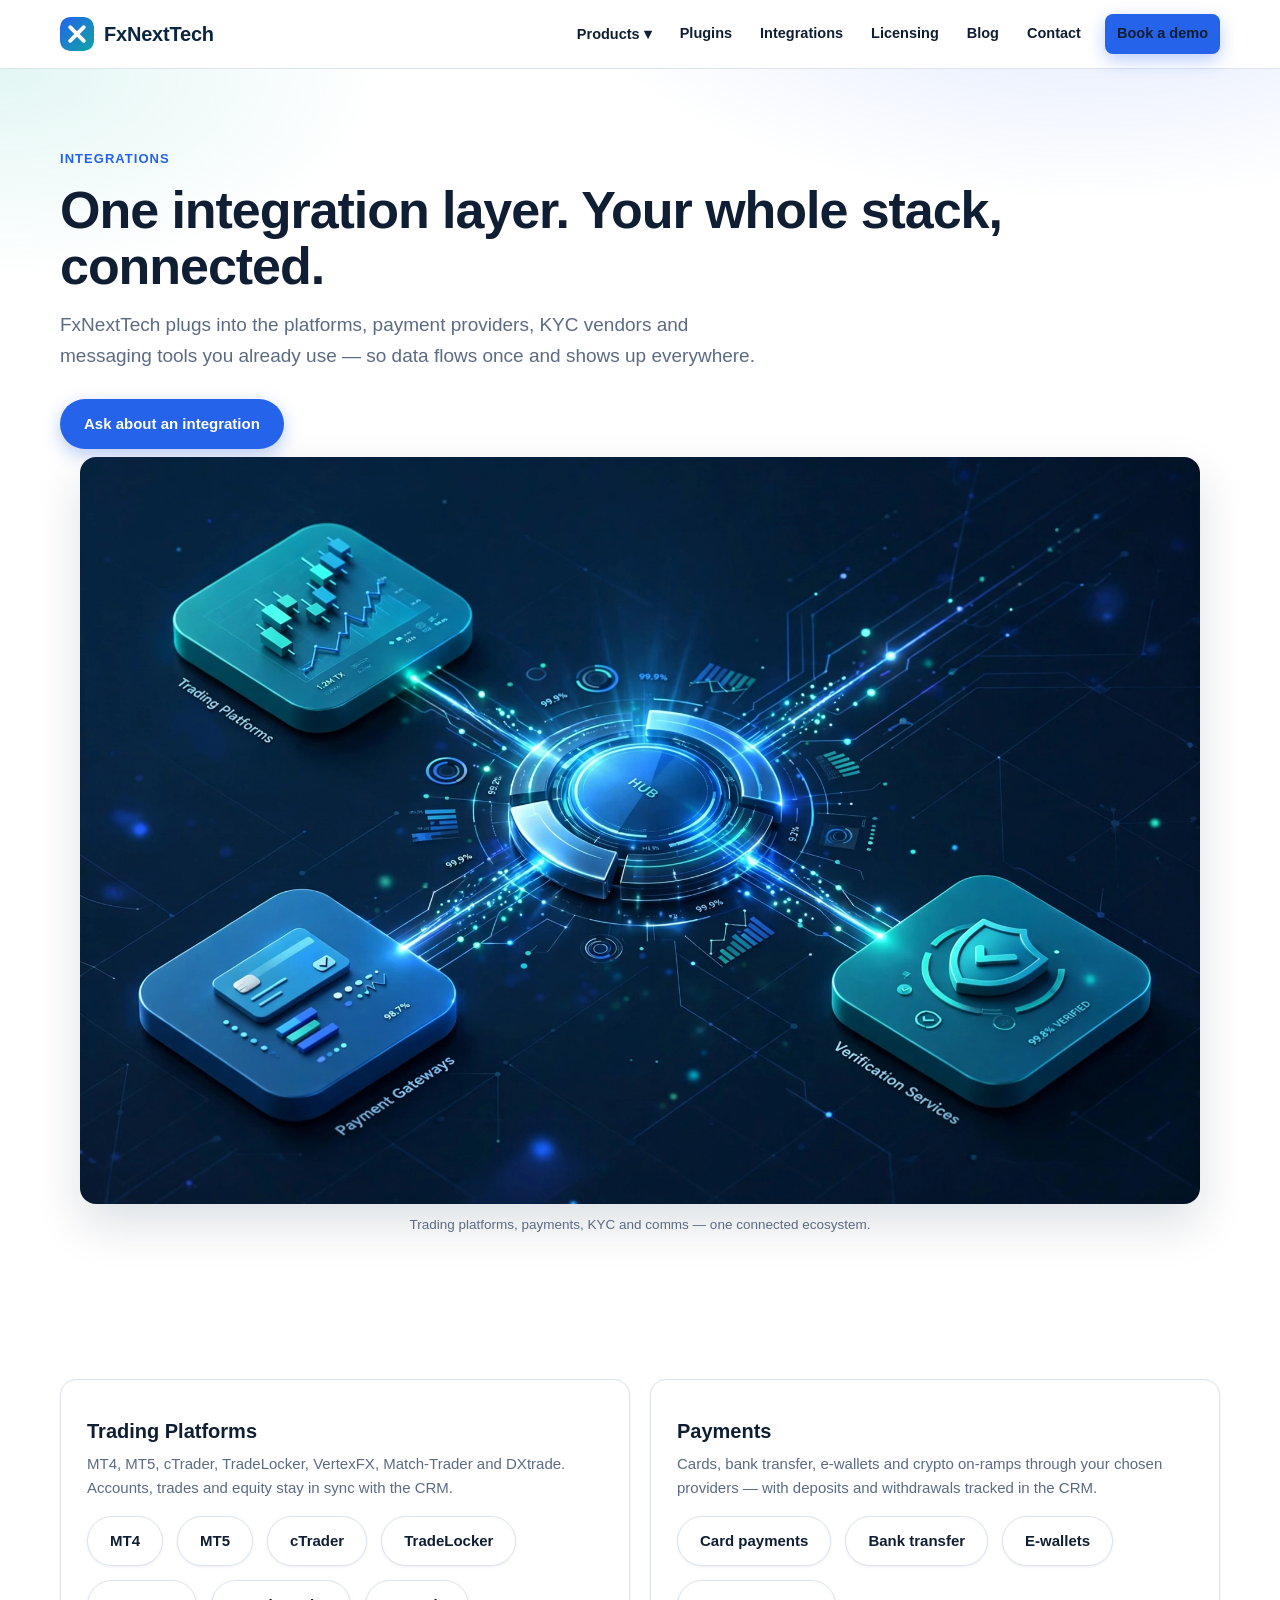
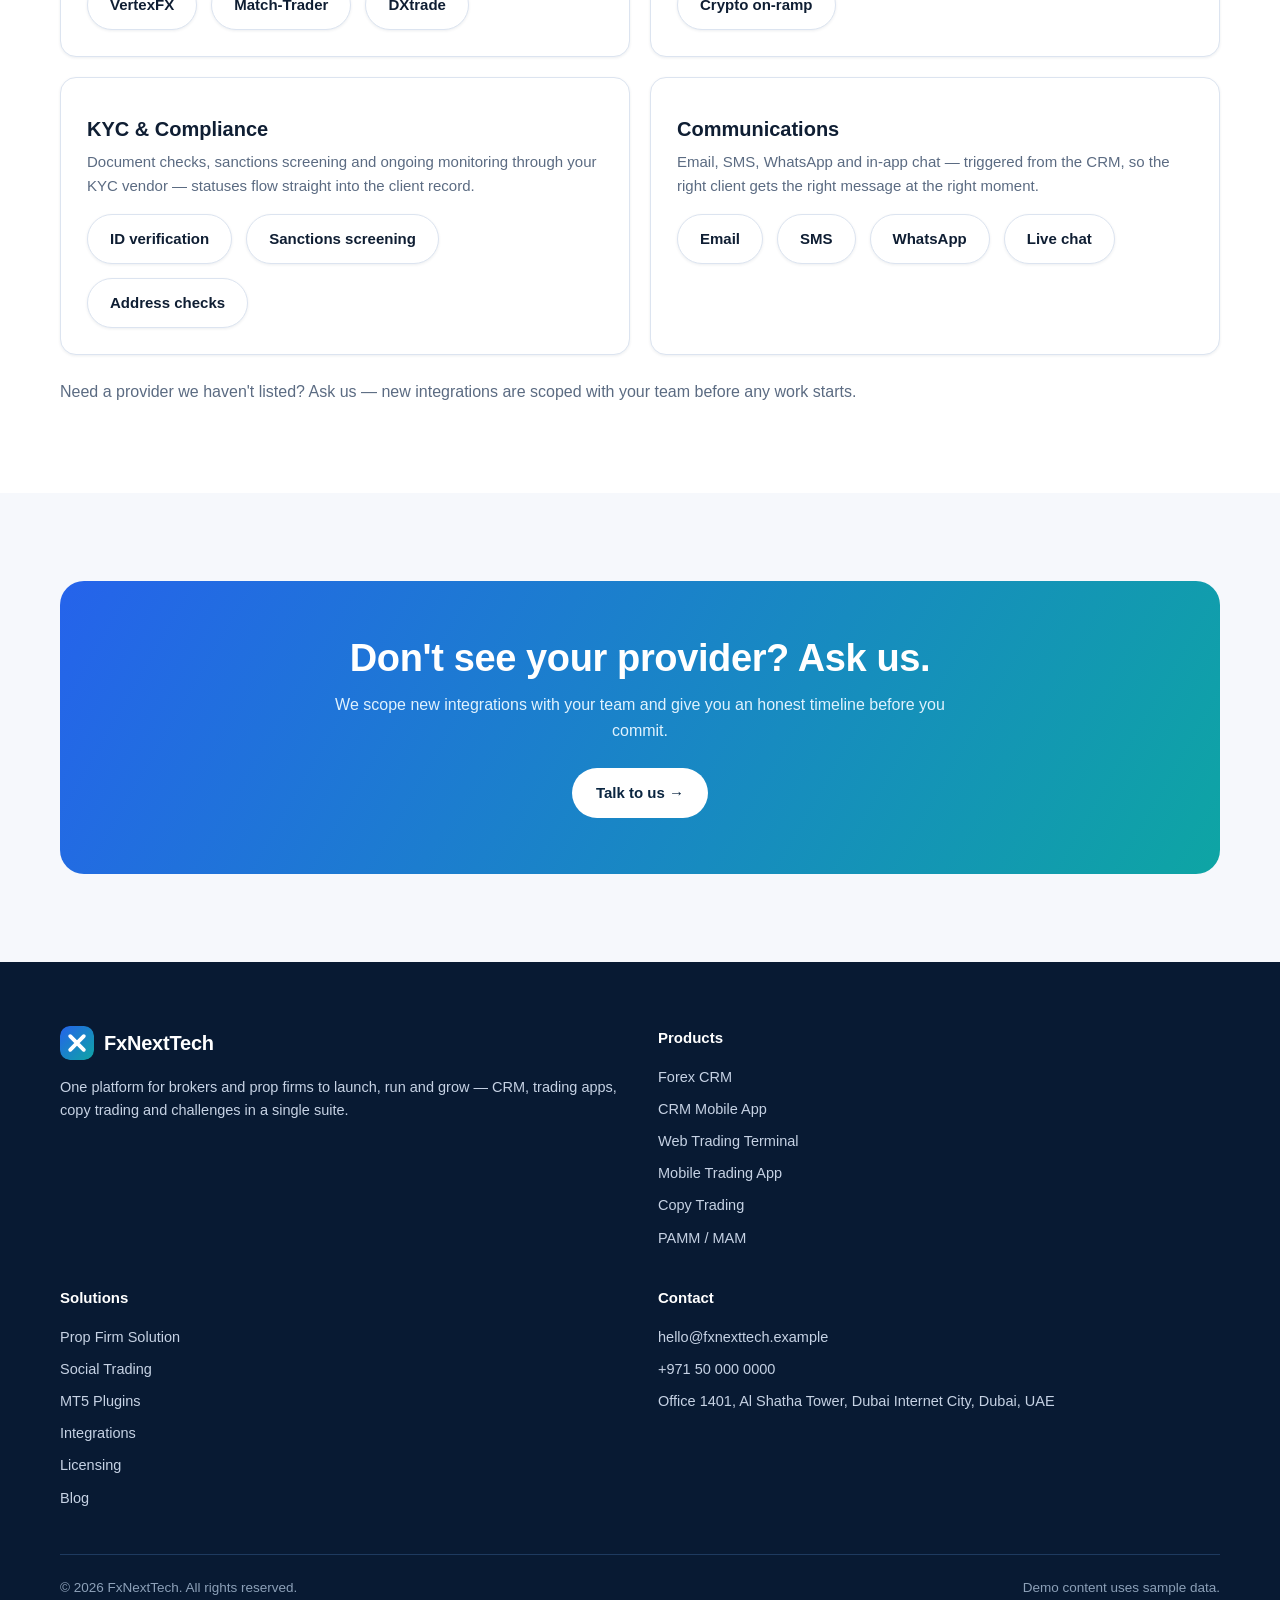
<file: integrations.html>
<!DOCTYPE html>
<html lang="en">
<head>
<meta charset="utf-8">
<meta name="viewport" content="width=device-width, initial-scale=1">
<title>Integrations — FxNextTech</title>
<meta name="description" content="FxNextTech connects to trading platforms, payment providers, KYC vendors and communication tools — one integration layer for your whole brokerage.">
<link rel="stylesheet" href="assets/css/style.css">
<link rel="icon" type="image/webp" href="assets/images/fxnexttech-logo.webp">
</head>
<body>
<header class="site-header"><div class="container header-inner">
<a class="logo" href="index.html"><svg class="logo-svg" viewBox="0 0 40 40" role="img" aria-label="FxNextTech logo"><defs><linearGradient id="fxg" x1="0" y1="0" x2="1" y2="1"><stop offset="0" stop-color="#2563EB"/><stop offset="1" stop-color="#0EA5A4"/></linearGradient></defs><rect width="40" height="40" rx="10" fill="url(#fxg)"/><path d="M12 12l16 16M28 12L12 28" stroke="#fff" stroke-width="4.5" stroke-linecap="round" fill="none"/></svg><span>FxNextTech</span></a>
<button class="nav-toggle" aria-expanded="false" aria-controls="mainNav" aria-label="Open menu">☰</button>
<nav class="main-nav" id="mainNav" aria-label="Main">
<div class="dropdown"><a href="forex-crm.html" aria-haspopup="true">Products ▾</a><div class="dropdown-menu">
<a href="forex-crm.html">Forex CRM<small>Clients, leads, deposits and partners in one place</small></a>
<a href="crm-mobile-app.html">CRM Mobile App<small>Your brand in your clients' pockets</small></a>
<a href="web-trading-terminal.html">Web Trading Terminal<small>Trade from any browser, nothing to install</small></a>
<a href="mobile-trading-app.html">Mobile Trading App<small>Fast trading on iOS and Android</small></a>
<a href="social-trading.html">Social Trading<small>Follow, share and learn in public</small></a>
<a href="copy-trading.html">Copy Trading<small>Let clients mirror proven strategies</small></a>
<a href="pamm-mam.html">PAMM / MAM<small>Managed accounts, done properly</small></a>
<a href="prop-firm-solution.html">Prop Firm Solution<small>Challenges, payouts and leaderboards</small></a>
</div></div>
<a href="mt5-plugins.html">Plugins</a>
<a href="integrations.html">Integrations</a>
<a href="company-formation.html">Licensing</a>
<a href="blog.html">Blog</a>
<a href="contact.html">Contact</a>
<a class="btn btn-primary btn-sm nav-cta" href="contact.html">Book a demo</a>
</nav></div></header>
<main>
<section class="hero"><div class="container">
<span class="eyebrow">Integrations</span>
<h1>One integration layer. Your whole stack, connected.</h1>
<p class="lead mt-2">FxNextTech plugs into the platforms, payment providers, KYC vendors and messaging tools you already use — so data flows once and shows up everywhere.</p>
<div class="hero-actions"><a class="btn btn-primary" href="contact.html">Ask about an integration</a></div>
<div class="container"><figure class="page-visual reveal"><img loading="lazy" src="assets/images/integrations.webp" alt="FxNextTech integrations network connecting platforms and payment providers"><figcaption>Trading platforms, payments, KYC and comms — one connected ecosystem.</figcaption></figure></div>
</div></section>
<section class="section alt"><div class="container">
<div class="grid grid-2">
<div class="card reveal"><h3>Trading Platforms</h3><p>MT4, MT5, cTrader, TradeLocker, VertexFX, Match-Trader and DXtrade. Accounts, trades and equity stay in sync with the CRM.</p><div class="platform-row mt-2" style="justify-content:flex-start"><span class="platform-pill">MT4</span><span class="platform-pill">MT5</span><span class="platform-pill">cTrader</span><span class="platform-pill">TradeLocker</span><span class="platform-pill">VertexFX</span><span class="platform-pill">Match-Trader</span><span class="platform-pill">DXtrade</span></div></div>
<div class="card reveal"><h3>Payments</h3><p>Cards, bank transfer, e-wallets and crypto on-ramps through your chosen providers — with deposits and withdrawals tracked in the CRM.</p><div class="platform-row mt-2" style="justify-content:flex-start"><span class="platform-pill">Card payments</span><span class="platform-pill">Bank transfer</span><span class="platform-pill">E-wallets</span><span class="platform-pill">Crypto on-ramp</span></div></div>
<div class="card reveal"><h3>KYC &amp; Compliance</h3><p>Document checks, sanctions screening and ongoing monitoring through your KYC vendor — statuses flow straight into the client record.</p><div class="platform-row mt-2" style="justify-content:flex-start"><span class="platform-pill">ID verification</span><span class="platform-pill">Sanctions screening</span><span class="platform-pill">Address checks</span></div></div>
<div class="card reveal"><h3>Communications</h3><p>Email, SMS, WhatsApp and in-app chat — triggered from the CRM, so the right client gets the right message at the right moment.</p><div class="platform-row mt-2" style="justify-content:flex-start"><span class="platform-pill">Email</span><span class="platform-pill">SMS</span><span class="platform-pill">WhatsApp</span><span class="platform-pill">Live chat</span></div></div>
</div>
<p class="muted mt-3">Need a provider we haven't listed? Ask us — new integrations are scoped with your team before any work starts.</p>
</div></section>
<section class="section"><div class="container"><div class="cta-band"><h2>Don't see your provider? Ask us.</h2><p>We scope new integrations with your team and give you an honest timeline before you commit.</p><a class="btn btn-white" href="contact.html">Talk to us →</a></div></div></section>
</main>
<footer class="site-footer"><div class="container"><div class="footer-grid">
<div><a class="logo" href="index.html" style="color:#fff"><svg class="logo-svg" viewBox="0 0 40 40" role="img" aria-label="FxNextTech logo"><defs><linearGradient id="fxg" x1="0" y1="0" x2="1" y2="1"><stop offset="0" stop-color="#2563EB"/><stop offset="1" stop-color="#0EA5A4"/></linearGradient></defs><rect width="40" height="40" rx="10" fill="url(#fxg)"/><path d="M12 12l16 16M28 12L12 28" stroke="#fff" stroke-width="4.5" stroke-linecap="round" fill="none"/></svg><span>FxNextTech</span></a><p class="mt-2" style="font-size:14.5px">One platform for brokers and prop firms to launch, run and grow — CRM, trading apps, copy trading and challenges in a single suite.</p></div>
<div><h4>Products</h4><ul><li><a href="forex-crm.html">Forex CRM</a></li><li><a href="crm-mobile-app.html">CRM Mobile App</a></li><li><a href="web-trading-terminal.html">Web Trading Terminal</a></li><li><a href="mobile-trading-app.html">Mobile Trading App</a></li><li><a href="copy-trading.html">Copy Trading</a></li><li><a href="pamm-mam.html">PAMM / MAM</a></li></ul></div>
<div><h4>Solutions</h4><ul><li><a href="prop-firm-solution.html">Prop Firm Solution</a></li><li><a href="social-trading.html">Social Trading</a></li><li><a href="mt5-plugins.html">MT5 Plugins</a></li><li><a href="integrations.html">Integrations</a></li><li><a href="company-formation.html">Licensing</a></li><li><a href="blog.html">Blog</a></li></ul></div>
<div><h4>Contact</h4><ul><li><a href="mailto:hello@fxnexttech.example">hello@fxnexttech.example</a></li><li>+971 50 000 0000</li><li>Office 1401, Al Shatha Tower, Dubai Internet City, Dubai, UAE</li></ul></div>
</div><div class="footer-bottom"><span>© 2026 FxNextTech. All rights reserved.</span><span>Demo content uses sample data.</span></div></div></footer>
<script src="assets/js/main.js"></script>
</body>
</html>
</file>
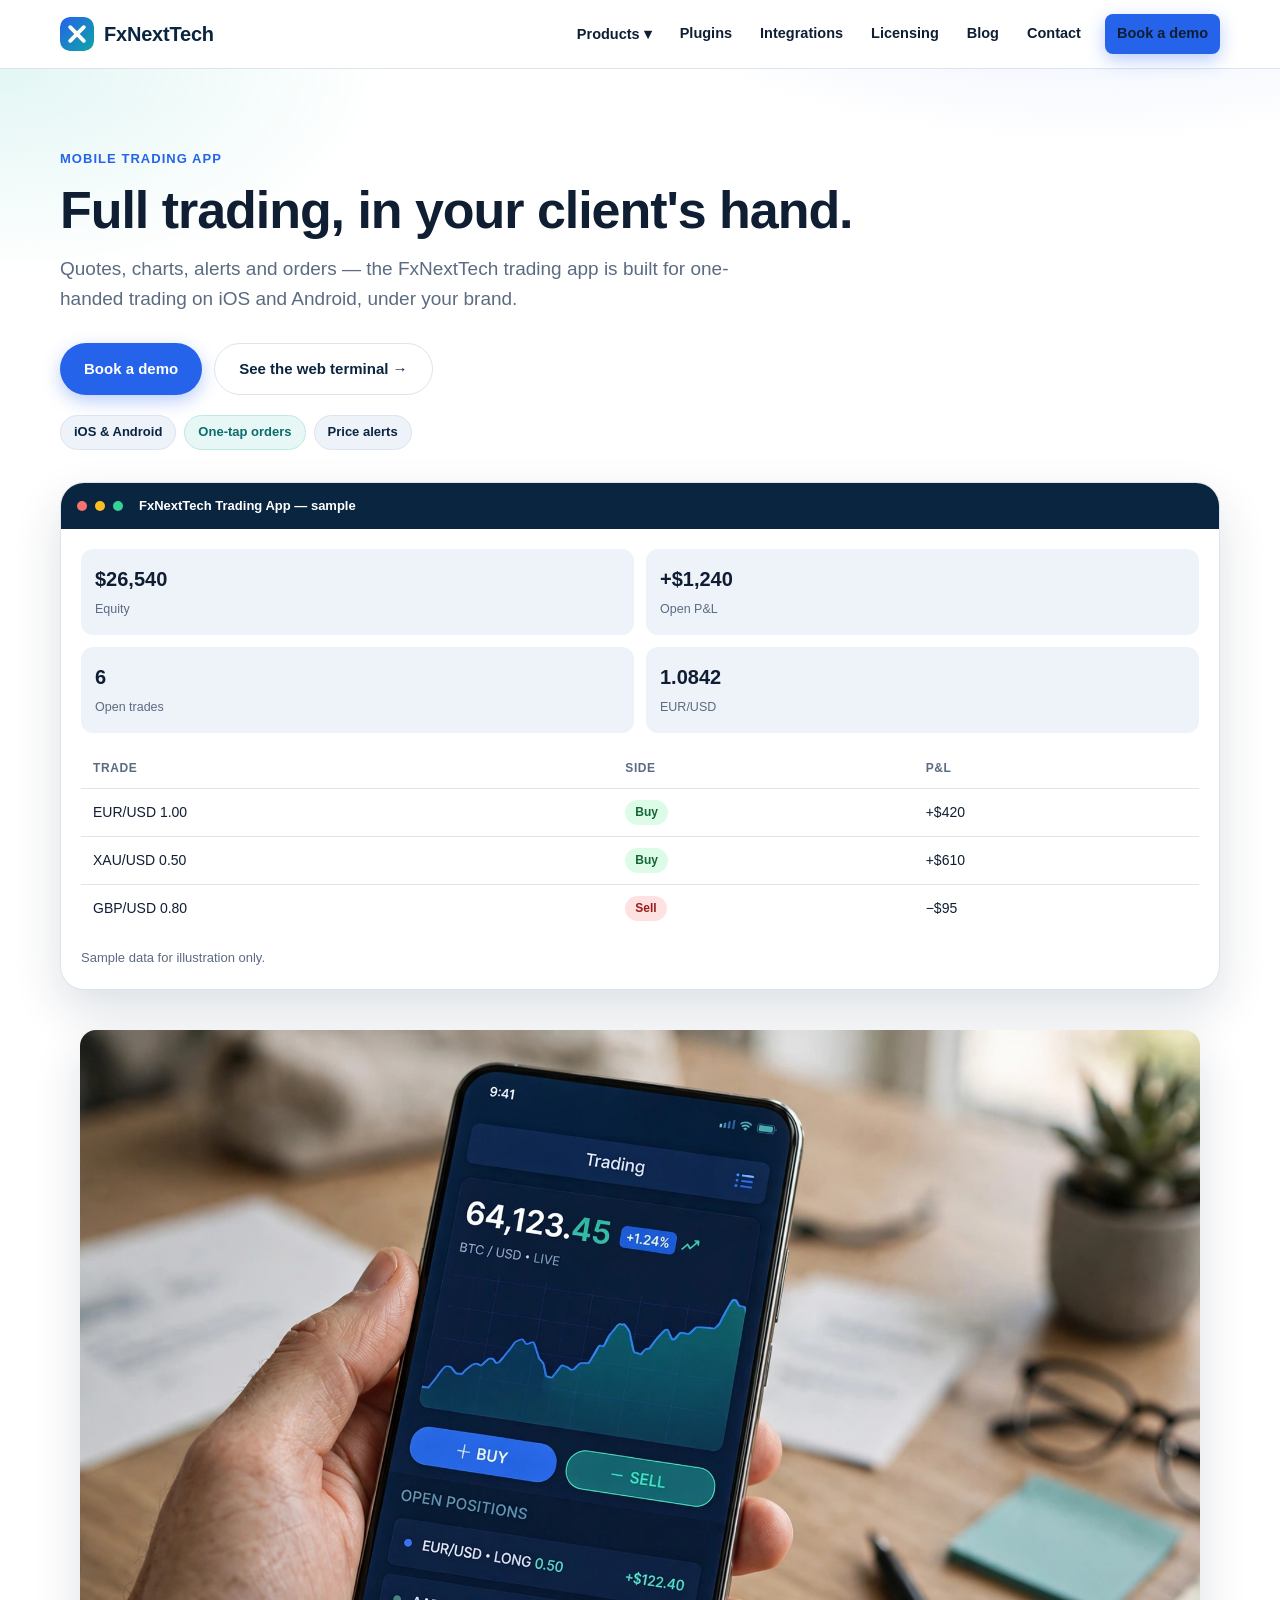
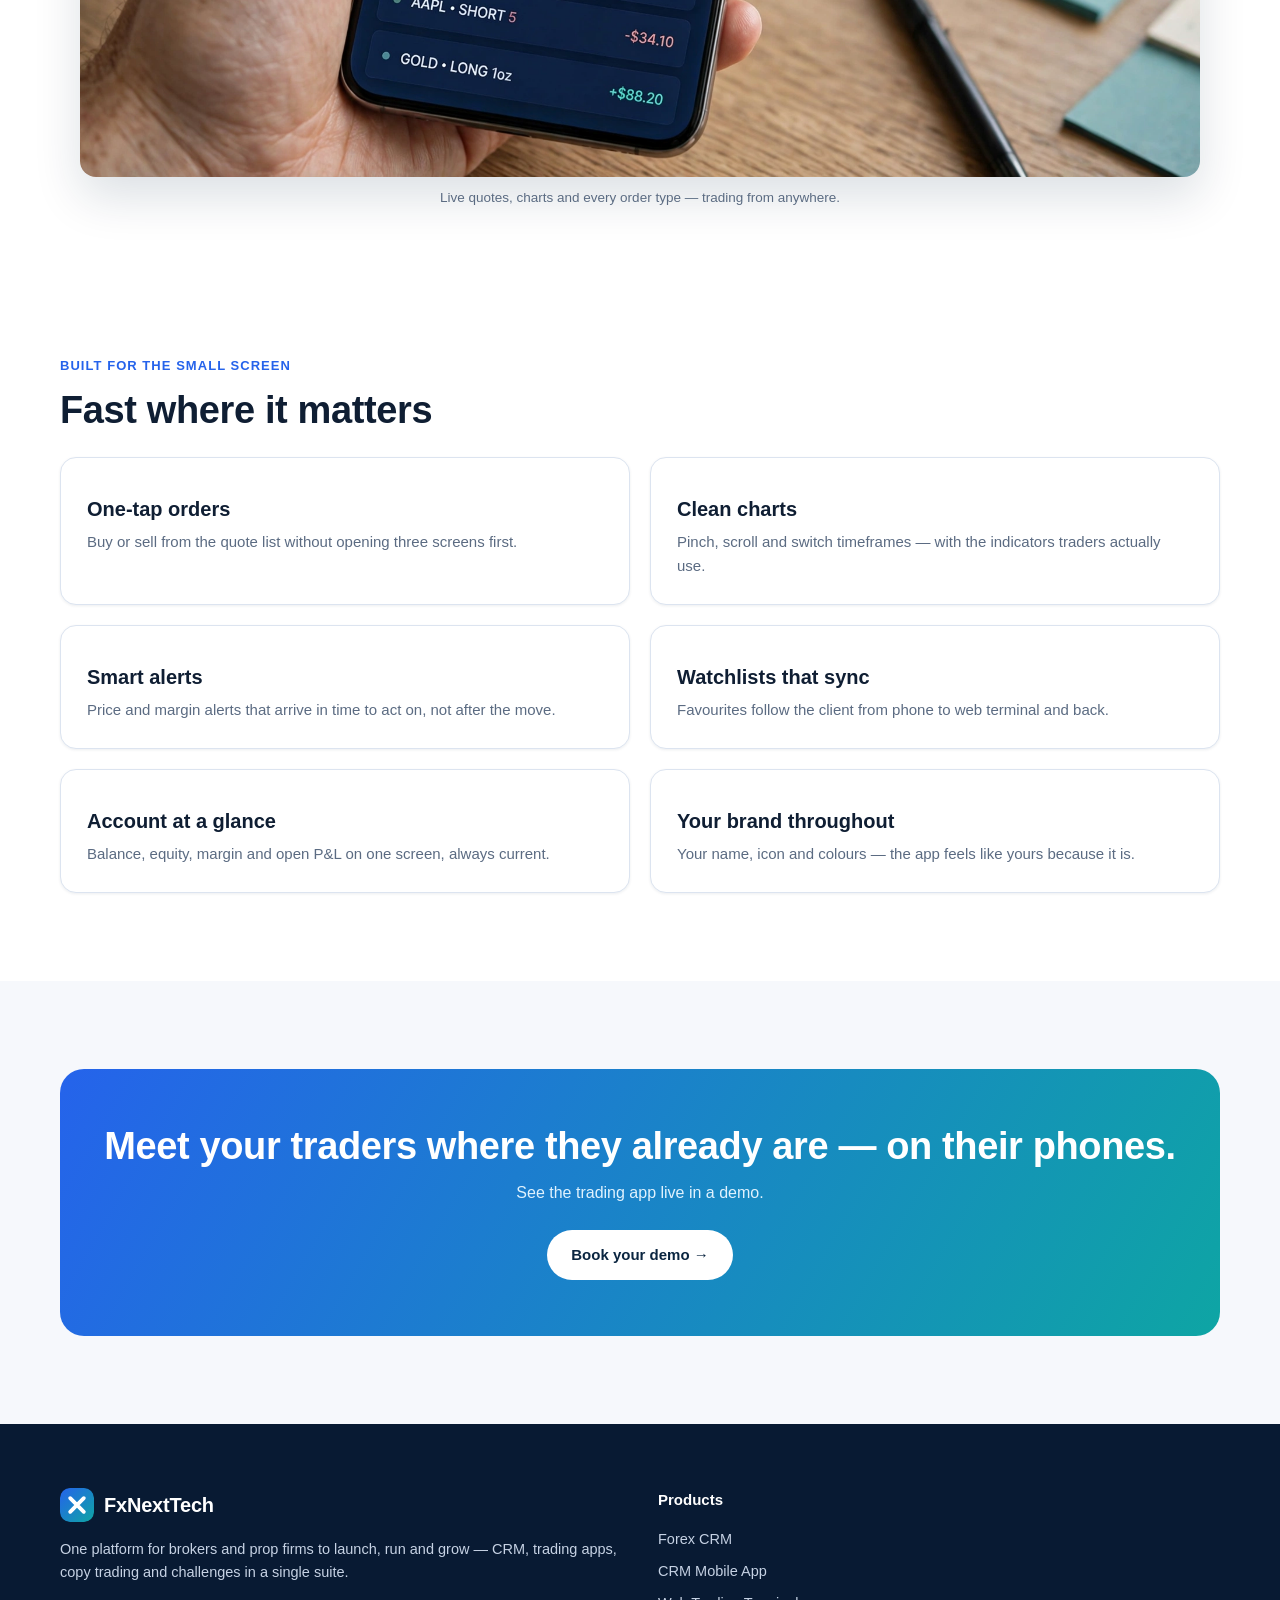
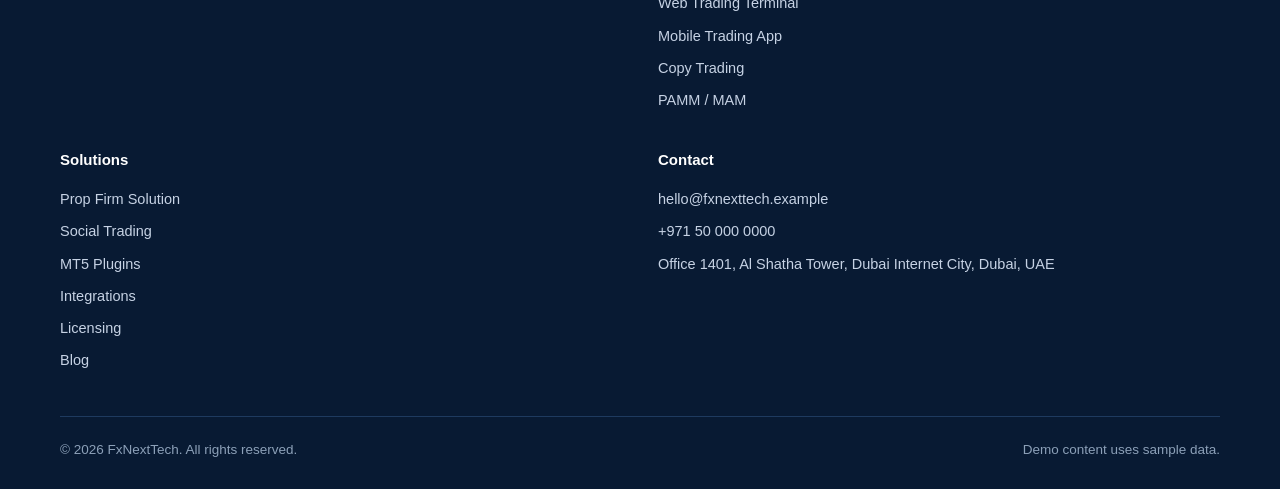
<file: mobile-trading-app.html>
<!DOCTYPE html>
<html lang="en">
<head>
<meta charset="utf-8">
<meta name="viewport" content="width=device-width, initial-scale=1">
<title>Mobile Trading App — FxNextTech</title>
<meta name="description" content="The FxNextTech mobile trading app brings full trading to iOS and Android: quotes, charts, alerts and instant orders under your brand.">
<link rel="stylesheet" href="assets/css/style.css">
<link rel="icon" type="image/webp" href="assets/images/fxnexttech-logo.webp">
</head>
<body>
<header class="site-header"><div class="container header-inner">
<a class="logo" href="index.html"><svg class="logo-svg" viewBox="0 0 40 40" role="img" aria-label="FxNextTech logo"><defs><linearGradient id="fxg" x1="0" y1="0" x2="1" y2="1"><stop offset="0" stop-color="#2563EB"/><stop offset="1" stop-color="#0EA5A4"/></linearGradient></defs><rect width="40" height="40" rx="10" fill="url(#fxg)"/><path d="M12 12l16 16M28 12L12 28" stroke="#fff" stroke-width="4.5" stroke-linecap="round" fill="none"/></svg><span>FxNextTech</span></a>
<button class="nav-toggle" aria-expanded="false" aria-controls="mainNav" aria-label="Open menu">☰</button>
<nav class="main-nav" id="mainNav" aria-label="Main">
<div class="dropdown"><a href="forex-crm.html" aria-haspopup="true">Products ▾</a><div class="dropdown-menu">
<a href="forex-crm.html">Forex CRM<small>Clients, leads, deposits and partners in one place</small></a>
<a href="crm-mobile-app.html">CRM Mobile App<small>Your brand in your clients' pockets</small></a>
<a href="web-trading-terminal.html">Web Trading Terminal<small>Trade from any browser, nothing to install</small></a>
<a href="mobile-trading-app.html">Mobile Trading App<small>Fast trading on iOS and Android</small></a>
<a href="social-trading.html">Social Trading<small>Follow, share and learn in public</small></a>
<a href="copy-trading.html">Copy Trading<small>Let clients mirror proven strategies</small></a>
<a href="pamm-mam.html">PAMM / MAM<small>Managed accounts, done properly</small></a>
<a href="prop-firm-solution.html">Prop Firm Solution<small>Challenges, payouts and leaderboards</small></a>
</div></div>
<a href="mt5-plugins.html">Plugins</a>
<a href="integrations.html">Integrations</a>
<a href="company-formation.html">Licensing</a>
<a href="blog.html">Blog</a>
<a href="contact.html">Contact</a>
<a class="btn btn-primary btn-sm nav-cta" href="contact.html">Book a demo</a>
</nav></div></header>
<main>
<section class="hero"><div class="container hero-grid">
<div><span class="eyebrow">Mobile Trading App</span><h1>Full trading, in your client's hand.</h1><p class="lead mt-2">Quotes, charts, alerts and orders — the FxNextTech trading app is built for one-handed trading on iOS and Android, under your brand.</p>
<div class="hero-actions"><a class="btn btn-primary" href="contact.html">Book a demo</a><a class="btn btn-ghost" href="web-trading-terminal.html">See the web terminal →</a></div>
<div class="chips"><span class="chip">iOS &amp; Android</span><span class="chip teal">One-tap orders</span><span class="chip">Price alerts</span></div></div>
<div class="mock"><div class="mock-bar"><span class="dot"></span><span class="dot"></span><span class="dot"></span><span style="margin-left:8px">FxNextTech Trading App — sample</span></div><div class="mock-body"><div class="mock-stats"><div class="mock-stat"><b>$26,540</b><span>Equity</span></div><div class="mock-stat"><b>+$1,240</b><span>Open P&amp;L</span></div><div class="mock-stat"><b>6</b><span>Open trades</span></div><div class="mock-stat"><b>1.0842</b><span>EUR/USD</span></div></div>
<table class="data"><thead><tr><th>Trade</th><th>Side</th><th>P&amp;L</th></tr></thead><tbody><tr><td>EUR/USD 1.00</td><td><span class="pill pill-green">Buy</span></td><td>+$420</td></tr><tr><td>XAU/USD 0.50</td><td><span class="pill pill-green">Buy</span></td><td>+$610</td></tr><tr><td>GBP/USD 0.80</td><td><span class="pill pill-red">Sell</span></td><td>−$95</td></tr></tbody></table>
<p class="muted mt-2" style="font-size:13px">Sample data for illustration only.</p></div></div>
<div class="container"><figure class="page-visual reveal"><img loading="lazy" src="assets/images/mobile-trading.webp" alt="FxNextTech mobile trading app with live chart"><figcaption>Live quotes, charts and every order type — trading from anywhere.</figcaption></figure></div>
</div></section>
<section class="section alt"><div class="container">
<div class="reveal"><span class="eyebrow">Built for the small screen</span><h2>Fast where it matters</h2></div>
<div class="grid grid-3 mt-3">
<div class="card reveal"><h3>One-tap orders</h3><p>Buy or sell from the quote list without opening three screens first.</p></div>
<div class="card reveal"><h3>Clean charts</h3><p>Pinch, scroll and switch timeframes — with the indicators traders actually use.</p></div>
<div class="card reveal"><h3>Smart alerts</h3><p>Price and margin alerts that arrive in time to act on, not after the move.</p></div>
<div class="card reveal"><h3>Watchlists that sync</h3><p>Favourites follow the client from phone to web terminal and back.</p></div>
<div class="card reveal"><h3>Account at a glance</h3><p>Balance, equity, margin and open P&amp;L on one screen, always current.</p></div>
<div class="card reveal"><h3>Your brand throughout</h3><p>Your name, icon and colours — the app feels like yours because it is.</p></div>
</div></div></section>
<section class="section"><div class="container"><div class="cta-band"><h2>Meet your traders where they already are — on their phones.</h2><p>See the trading app live in a demo.</p><a class="btn btn-white" href="contact.html">Book your demo →</a></div></div></section>
</main>
<footer class="site-footer"><div class="container"><div class="footer-grid">
<div><a class="logo" href="index.html" style="color:#fff"><svg class="logo-svg" viewBox="0 0 40 40" role="img" aria-label="FxNextTech logo"><defs><linearGradient id="fxg" x1="0" y1="0" x2="1" y2="1"><stop offset="0" stop-color="#2563EB"/><stop offset="1" stop-color="#0EA5A4"/></linearGradient></defs><rect width="40" height="40" rx="10" fill="url(#fxg)"/><path d="M12 12l16 16M28 12L12 28" stroke="#fff" stroke-width="4.5" stroke-linecap="round" fill="none"/></svg><span>FxNextTech</span></a><p class="mt-2" style="font-size:14.5px">One platform for brokers and prop firms to launch, run and grow — CRM, trading apps, copy trading and challenges in a single suite.</p></div>
<div><h4>Products</h4><ul><li><a href="forex-crm.html">Forex CRM</a></li><li><a href="crm-mobile-app.html">CRM Mobile App</a></li><li><a href="web-trading-terminal.html">Web Trading Terminal</a></li><li><a href="mobile-trading-app.html">Mobile Trading App</a></li><li><a href="copy-trading.html">Copy Trading</a></li><li><a href="pamm-mam.html">PAMM / MAM</a></li></ul></div>
<div><h4>Solutions</h4><ul><li><a href="prop-firm-solution.html">Prop Firm Solution</a></li><li><a href="social-trading.html">Social Trading</a></li><li><a href="mt5-plugins.html">MT5 Plugins</a></li><li><a href="integrations.html">Integrations</a></li><li><a href="company-formation.html">Licensing</a></li><li><a href="blog.html">Blog</a></li></ul></div>
<div><h4>Contact</h4><ul><li><a href="mailto:hello@fxnexttech.example">hello@fxnexttech.example</a></li><li>+971 50 000 0000</li><li>Office 1401, Al Shatha Tower, Dubai Internet City, Dubai, UAE</li></ul></div>
</div><div class="footer-bottom"><span>© 2026 FxNextTech. All rights reserved.</span><span>Demo content uses sample data.</span></div></div></footer>
<script src="assets/js/main.js"></script>
</body>
</html>
</file>
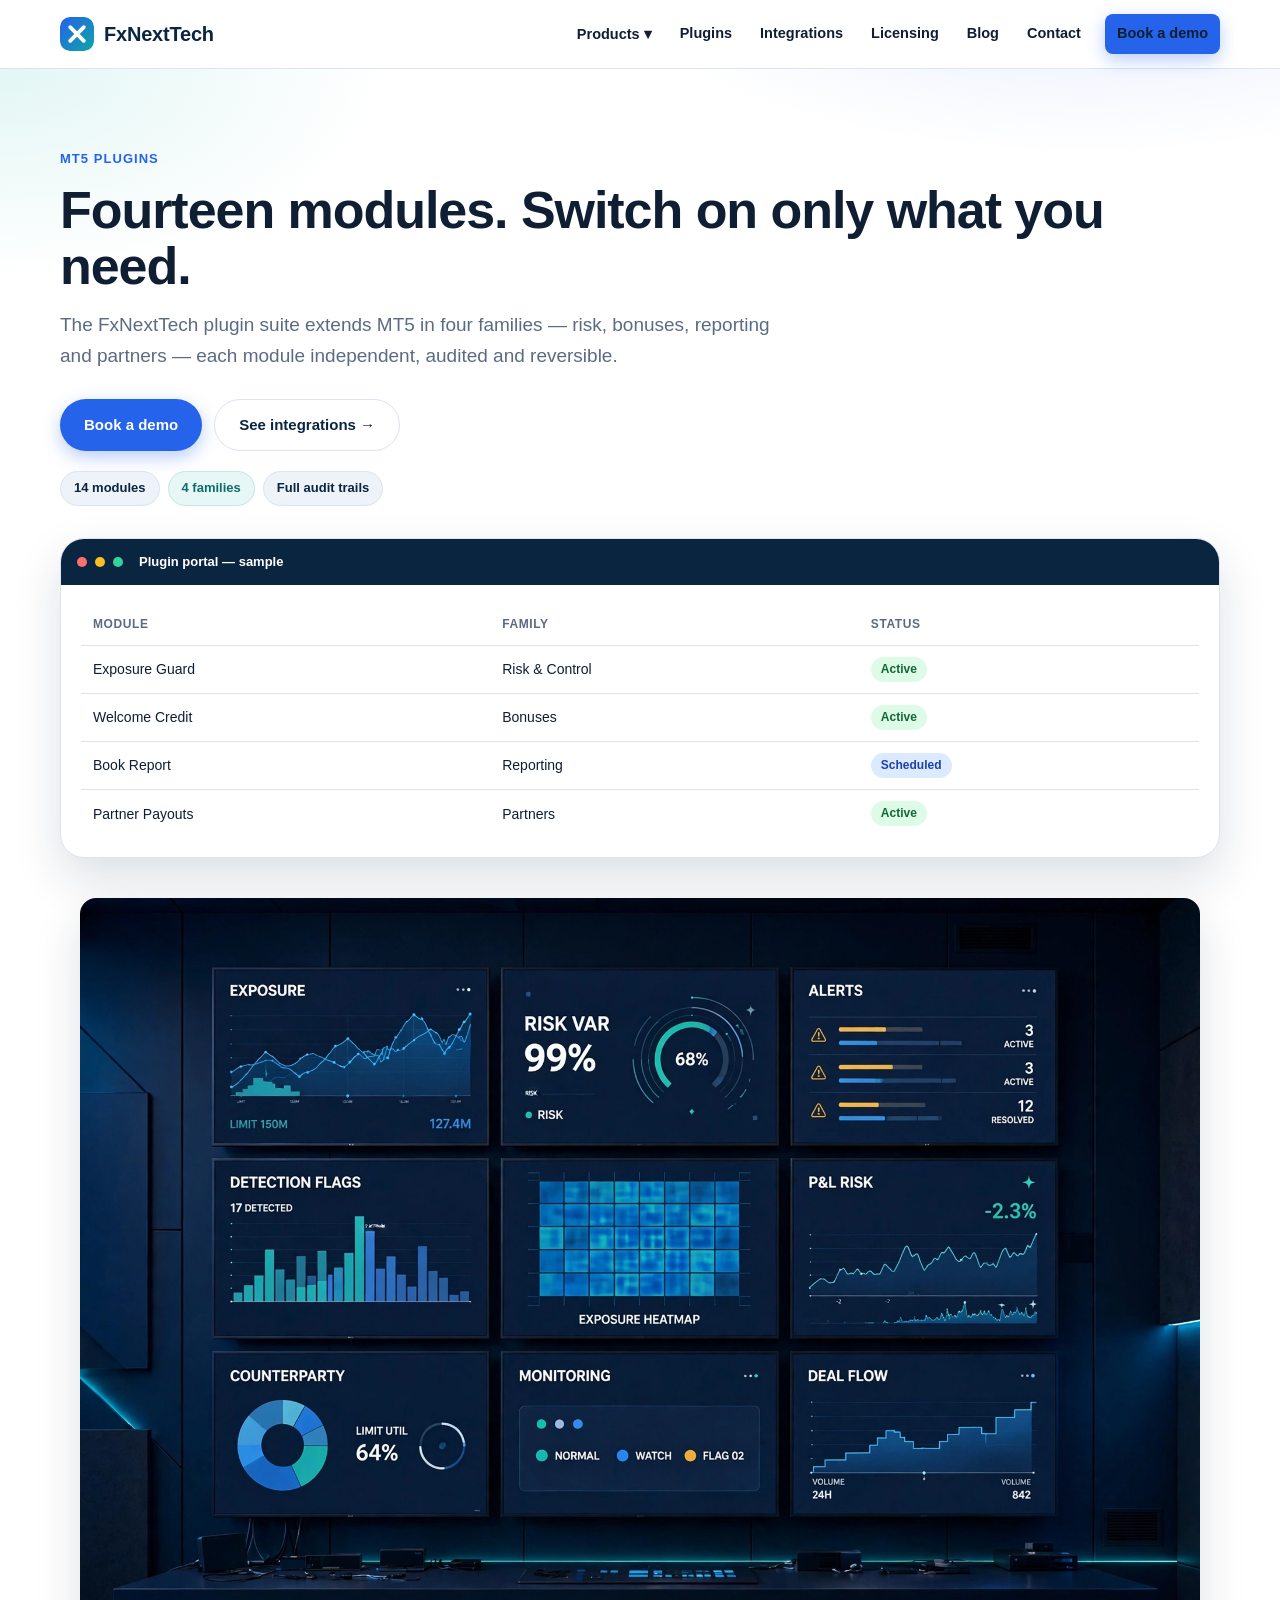
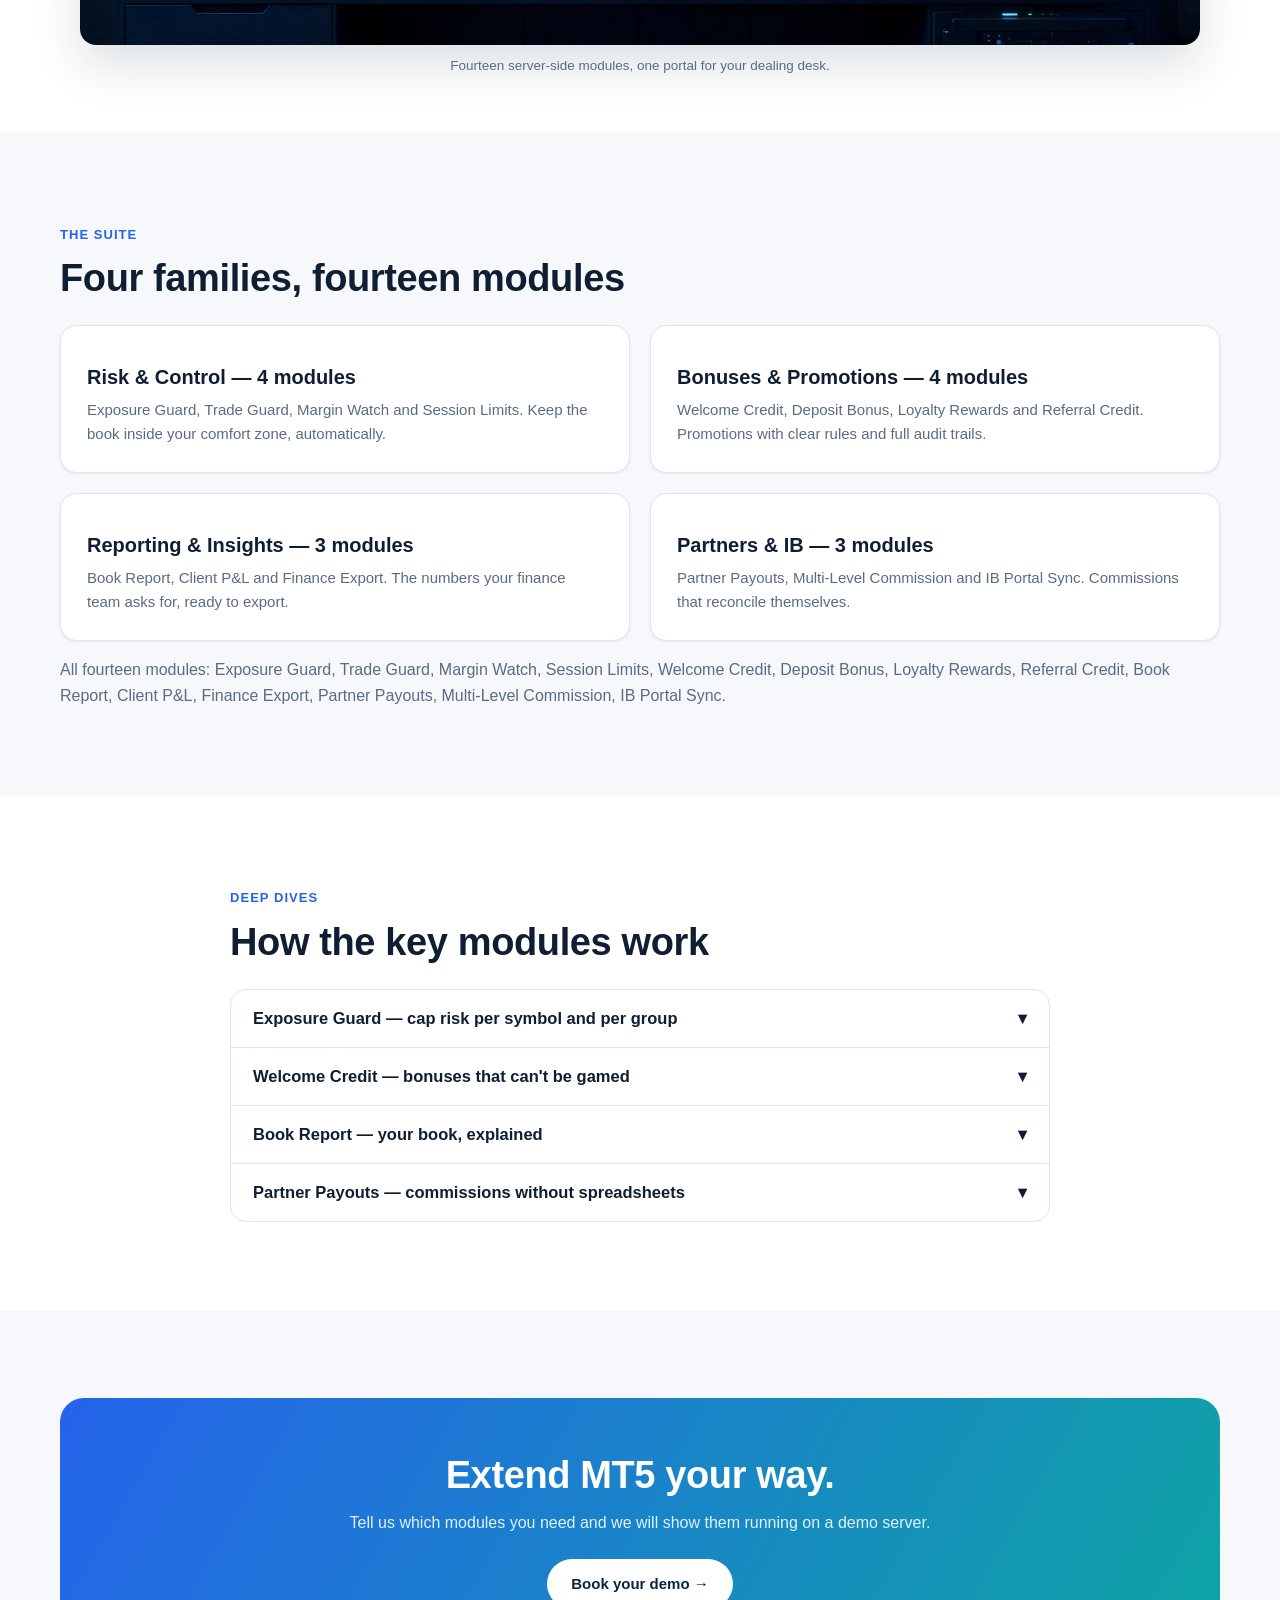
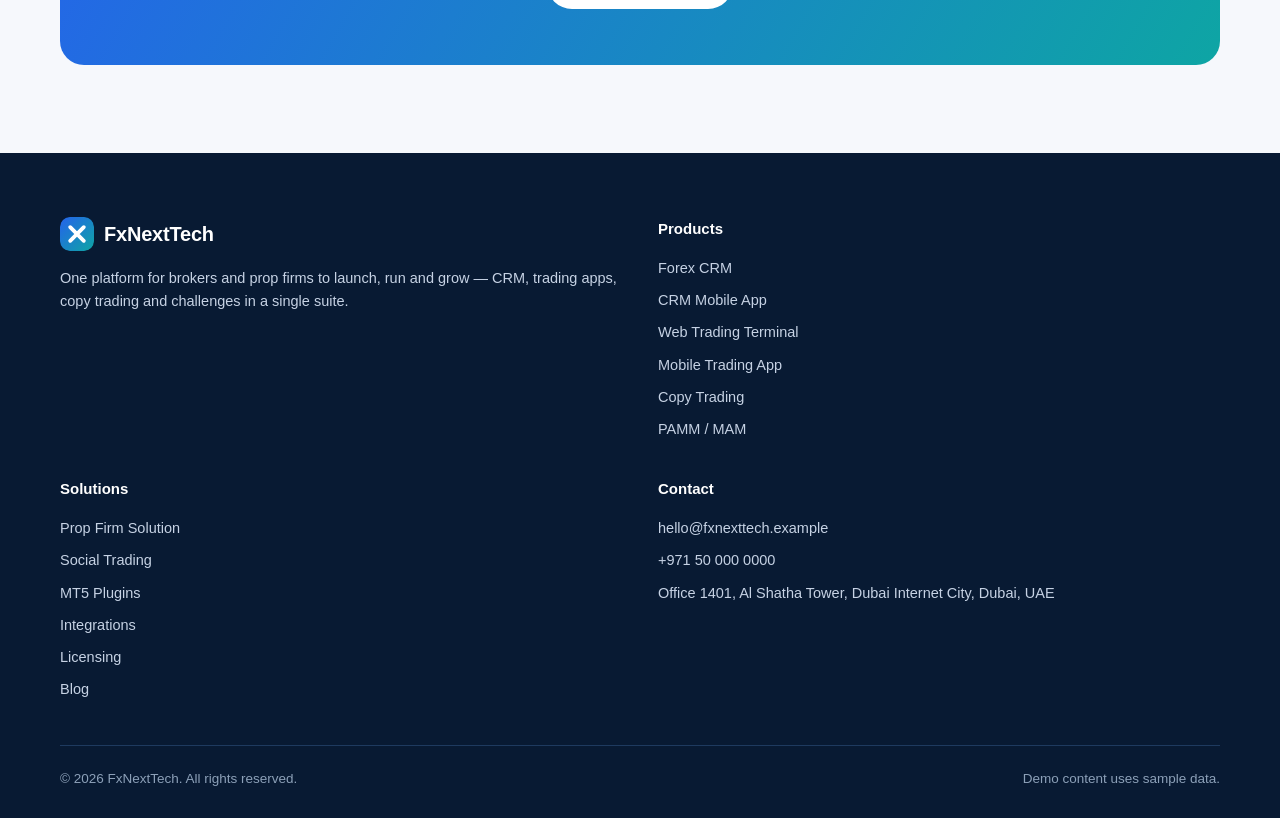
<file: mt5-plugins.html>
<!DOCTYPE html>
<html lang="en">
<head>
<meta charset="utf-8">
<meta name="viewport" content="width=device-width, initial-scale=1">
<title>MT5 Plugins — FxNextTech</title>
<meta name="description" content="Fourteen FxNextTech MT5 plugins in four families: risk and control, bonuses, reporting and partner tools. Switch on only what you need.">
<link rel="stylesheet" href="assets/css/style.css">
<link rel="icon" type="image/webp" href="assets/images/fxnexttech-logo.webp">
</head>
<body>
<header class="site-header"><div class="container header-inner">
<a class="logo" href="index.html"><svg class="logo-svg" viewBox="0 0 40 40" role="img" aria-label="FxNextTech logo"><defs><linearGradient id="fxg" x1="0" y1="0" x2="1" y2="1"><stop offset="0" stop-color="#2563EB"/><stop offset="1" stop-color="#0EA5A4"/></linearGradient></defs><rect width="40" height="40" rx="10" fill="url(#fxg)"/><path d="M12 12l16 16M28 12L12 28" stroke="#fff" stroke-width="4.5" stroke-linecap="round" fill="none"/></svg><span>FxNextTech</span></a>
<button class="nav-toggle" aria-expanded="false" aria-controls="mainNav" aria-label="Open menu">☰</button>
<nav class="main-nav" id="mainNav" aria-label="Main">
<div class="dropdown"><a href="forex-crm.html" aria-haspopup="true">Products ▾</a><div class="dropdown-menu">
<a href="forex-crm.html">Forex CRM<small>Clients, leads, deposits and partners in one place</small></a>
<a href="crm-mobile-app.html">CRM Mobile App<small>Your brand in your clients' pockets</small></a>
<a href="web-trading-terminal.html">Web Trading Terminal<small>Trade from any browser, nothing to install</small></a>
<a href="mobile-trading-app.html">Mobile Trading App<small>Fast trading on iOS and Android</small></a>
<a href="social-trading.html">Social Trading<small>Follow, share and learn in public</small></a>
<a href="copy-trading.html">Copy Trading<small>Let clients mirror proven strategies</small></a>
<a href="pamm-mam.html">PAMM / MAM<small>Managed accounts, done properly</small></a>
<a href="prop-firm-solution.html">Prop Firm Solution<small>Challenges, payouts and leaderboards</small></a>
</div></div>
<a href="mt5-plugins.html">Plugins</a>
<a href="integrations.html">Integrations</a>
<a href="company-formation.html">Licensing</a>
<a href="blog.html">Blog</a>
<a href="contact.html">Contact</a>
<a class="btn btn-primary btn-sm nav-cta" href="contact.html">Book a demo</a>
</nav></div></header>
<main>
<section class="hero"><div class="container hero-grid">
<div><span class="eyebrow">MT5 Plugins</span><h1>Fourteen modules. Switch on only what you need.</h1><p class="lead mt-2">The FxNextTech plugin suite extends MT5 in four families — risk, bonuses, reporting and partners — each module independent, audited and reversible.</p>
<div class="hero-actions"><a class="btn btn-primary" href="contact.html">Book a demo</a><a class="btn btn-ghost" href="integrations.html">See integrations →</a></div>
<div class="chips"><span class="chip">14 modules</span><span class="chip teal">4 families</span><span class="chip">Full audit trails</span></div></div>
<div class="mock"><div class="mock-bar"><span class="dot"></span><span class="dot"></span><span class="dot"></span><span style="margin-left:8px">Plugin portal — sample</span></div><div class="mock-body">
<table class="data"><thead><tr><th>Module</th><th>Family</th><th>Status</th></tr></thead><tbody>
<tr><td>Exposure Guard</td><td>Risk &amp; Control</td><td><span class="pill pill-green">Active</span></td></tr>
<tr><td>Welcome Credit</td><td>Bonuses</td><td><span class="pill pill-green">Active</span></td></tr>
<tr><td>Book Report</td><td>Reporting</td><td><span class="pill pill-blue">Scheduled</span></td></tr>
<tr><td>Partner Payouts</td><td>Partners</td><td><span class="pill pill-green">Active</span></td></tr>
</tbody></table></div></div>
<div class="container"><figure class="page-visual reveal"><img loading="lazy" src="assets/images/mt5-plugins.webp" alt="FxNextTech MT5 plugin portal monitoring wall"><figcaption>Fourteen server-side modules, one portal for your dealing desk.</figcaption></figure></div>
</div></section>

<section class="section"><div class="container">
<div class="reveal"><span class="eyebrow">The suite</span><h2>Four families, fourteen modules</h2></div>
<div class="grid grid-2 mt-3">
<div class="card reveal"><h3>Risk &amp; Control — 4 modules</h3><p>Exposure Guard, Trade Guard, Margin Watch and Session Limits. Keep the book inside your comfort zone, automatically.</p></div>
<div class="card reveal"><h3>Bonuses &amp; Promotions — 4 modules</h3><p>Welcome Credit, Deposit Bonus, Loyalty Rewards and Referral Credit. Promotions with clear rules and full audit trails.</p></div>
<div class="card reveal"><h3>Reporting &amp; Insights — 3 modules</h3><p>Book Report, Client P&amp;L and Finance Export. The numbers your finance team asks for, ready to export.</p></div>
<div class="card reveal"><h3>Partners &amp; IB — 3 modules</h3><p>Partner Payouts, Multi-Level Commission and IB Portal Sync. Commissions that reconcile themselves.</p></div>
</div>
<p class="muted mt-2">All fourteen modules: Exposure Guard, Trade Guard, Margin Watch, Session Limits, Welcome Credit, Deposit Bonus, Loyalty Rewards, Referral Credit, Book Report, Client P&amp;L, Finance Export, Partner Payouts, Multi-Level Commission, IB Portal Sync.</p>
</div></section>

<section class="section alt"><div class="container" style="max-width:860px">
<div class="reveal"><span class="eyebrow">Deep dives</span><h2>How the key modules work</h2></div>
<div class="acc mt-3" data-single="true">
<div class="acc-item"><button class="acc-btn" aria-expanded="false">Exposure Guard — cap risk per symbol and per group<span class="chev">▾</span></button><div class="acc-panel"><p>Set exposure limits by symbol, group or whole book. When a limit is hit, the module blocks new exposure and alerts your dealing desk — with every action logged.</p></div></div>
<div class="acc-item"><button class="acc-btn" aria-expanded="false">Welcome Credit — bonuses that can't be gamed<span class="chev">▾</span></button><div class="acc-panel"><p>Credit is issued against clear rules: verified account, first deposit, trading volume. Abuse patterns are flagged before credit is released.</p></div></div>
<div class="acc-item"><button class="acc-btn" aria-expanded="false">Book Report — your book, explained<span class="chev">▾</span></button><div class="acc-panel"><p>Daily and weekly book summaries: exposure by symbol, client concentration and P&amp;L attribution — exportable for finance and compliance.</p></div></div>
<div class="acc-item"><button class="acc-btn" aria-expanded="false">Partner Payouts — commissions without spreadsheets<span class="chev">▾</span></button><div class="acc-panel"><p>Multi-level commissions calculated from real trading activity, approved in the portal and paid on your schedule — reconciled automatically.</p></div></div>
</div></div></section>

<section class="section"><div class="container"><div class="cta-band"><h2>Extend MT5 your way.</h2><p>Tell us which modules you need and we will show them running on a demo server.</p><a class="btn btn-white" href="contact.html">Book your demo →</a></div></div></section>
</main>
<footer class="site-footer"><div class="container"><div class="footer-grid">
<div><a class="logo" href="index.html" style="color:#fff"><svg class="logo-svg" viewBox="0 0 40 40" role="img" aria-label="FxNextTech logo"><defs><linearGradient id="fxg" x1="0" y1="0" x2="1" y2="1"><stop offset="0" stop-color="#2563EB"/><stop offset="1" stop-color="#0EA5A4"/></linearGradient></defs><rect width="40" height="40" rx="10" fill="url(#fxg)"/><path d="M12 12l16 16M28 12L12 28" stroke="#fff" stroke-width="4.5" stroke-linecap="round" fill="none"/></svg><span>FxNextTech</span></a><p class="mt-2" style="font-size:14.5px">One platform for brokers and prop firms to launch, run and grow — CRM, trading apps, copy trading and challenges in a single suite.</p></div>
<div><h4>Products</h4><ul><li><a href="forex-crm.html">Forex CRM</a></li><li><a href="crm-mobile-app.html">CRM Mobile App</a></li><li><a href="web-trading-terminal.html">Web Trading Terminal</a></li><li><a href="mobile-trading-app.html">Mobile Trading App</a></li><li><a href="copy-trading.html">Copy Trading</a></li><li><a href="pamm-mam.html">PAMM / MAM</a></li></ul></div>
<div><h4>Solutions</h4><ul><li><a href="prop-firm-solution.html">Prop Firm Solution</a></li><li><a href="social-trading.html">Social Trading</a></li><li><a href="mt5-plugins.html">MT5 Plugins</a></li><li><a href="integrations.html">Integrations</a></li><li><a href="company-formation.html">Licensing</a></li><li><a href="blog.html">Blog</a></li></ul></div>
<div><h4>Contact</h4><ul><li><a href="mailto:hello@fxnexttech.example">hello@fxnexttech.example</a></li><li>+971 50 000 0000</li><li>Office 1401, Al Shatha Tower, Dubai Internet City, Dubai, UAE</li></ul></div>
</div><div class="footer-bottom"><span>© 2026 FxNextTech. All rights reserved.</span><span>Demo content uses sample data.</span></div></div></footer>
<script src="assets/js/main.js"></script>
</body>
</html>
</file>
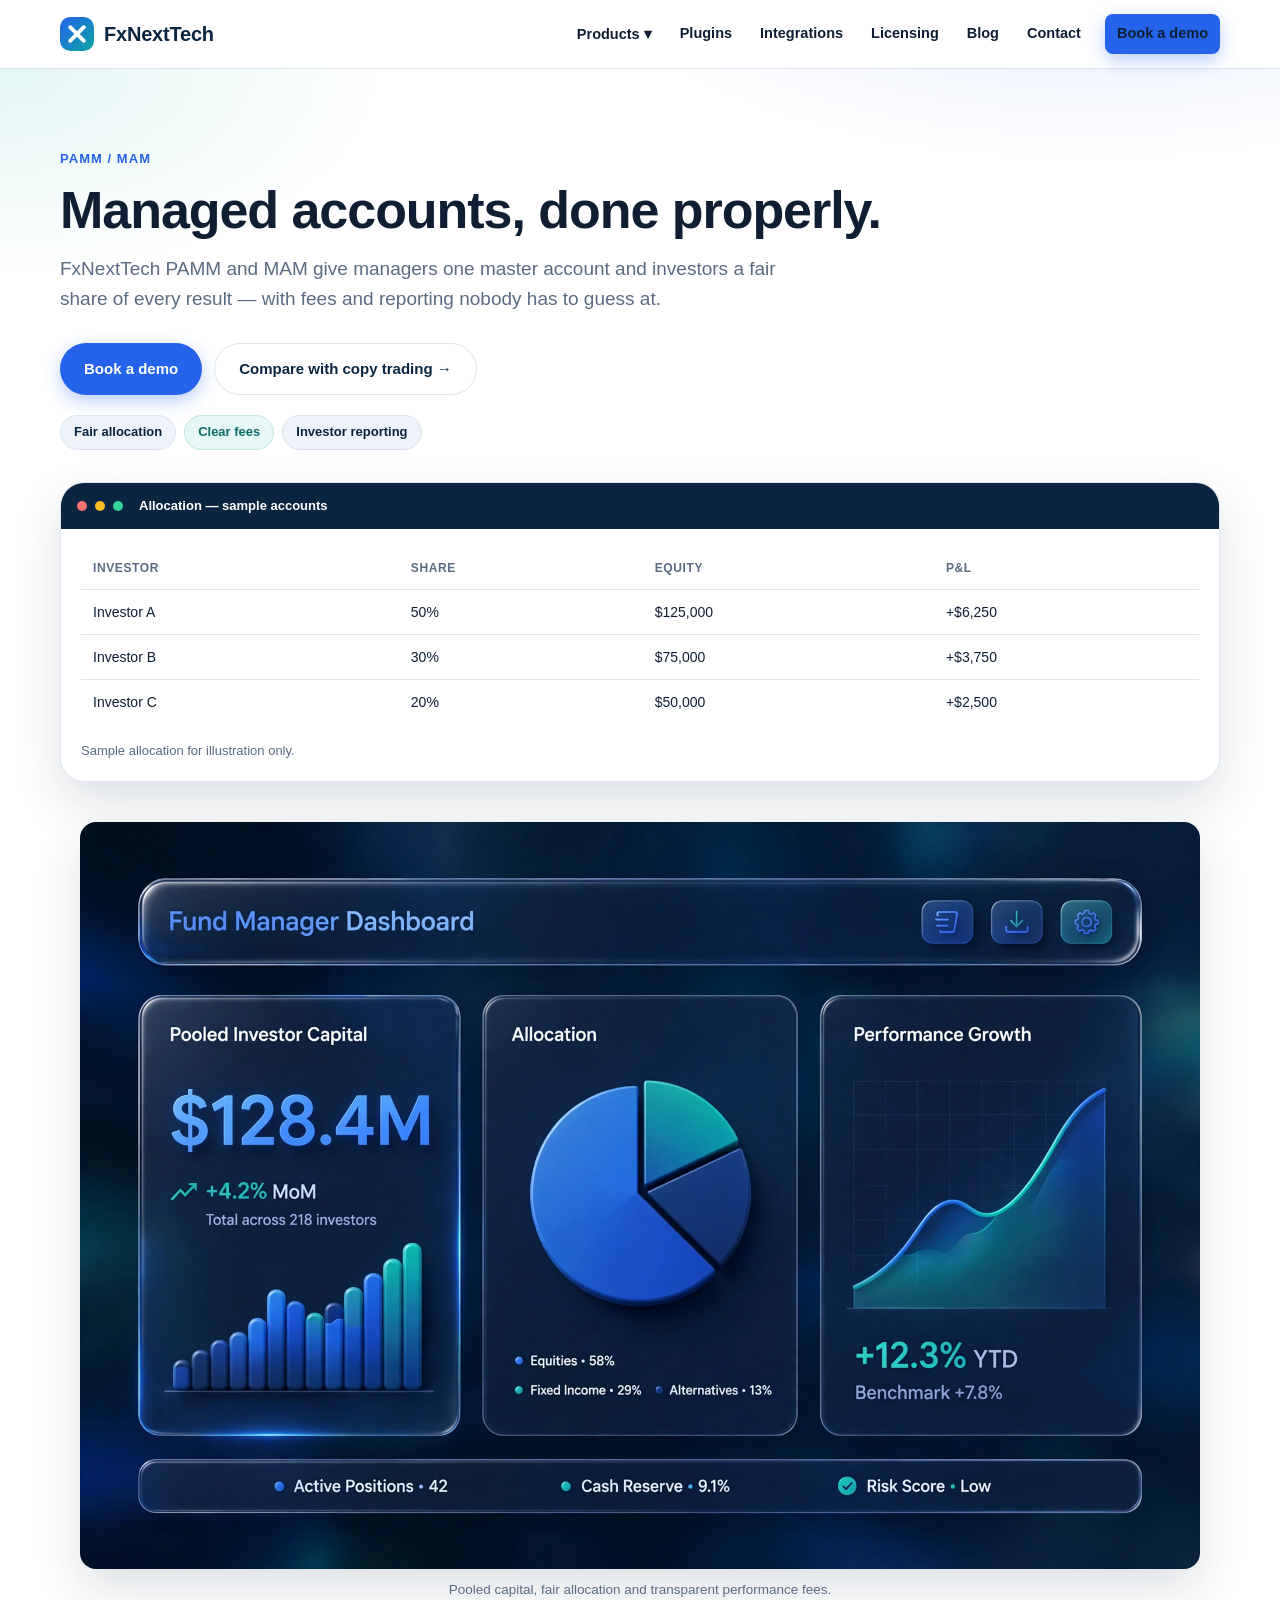
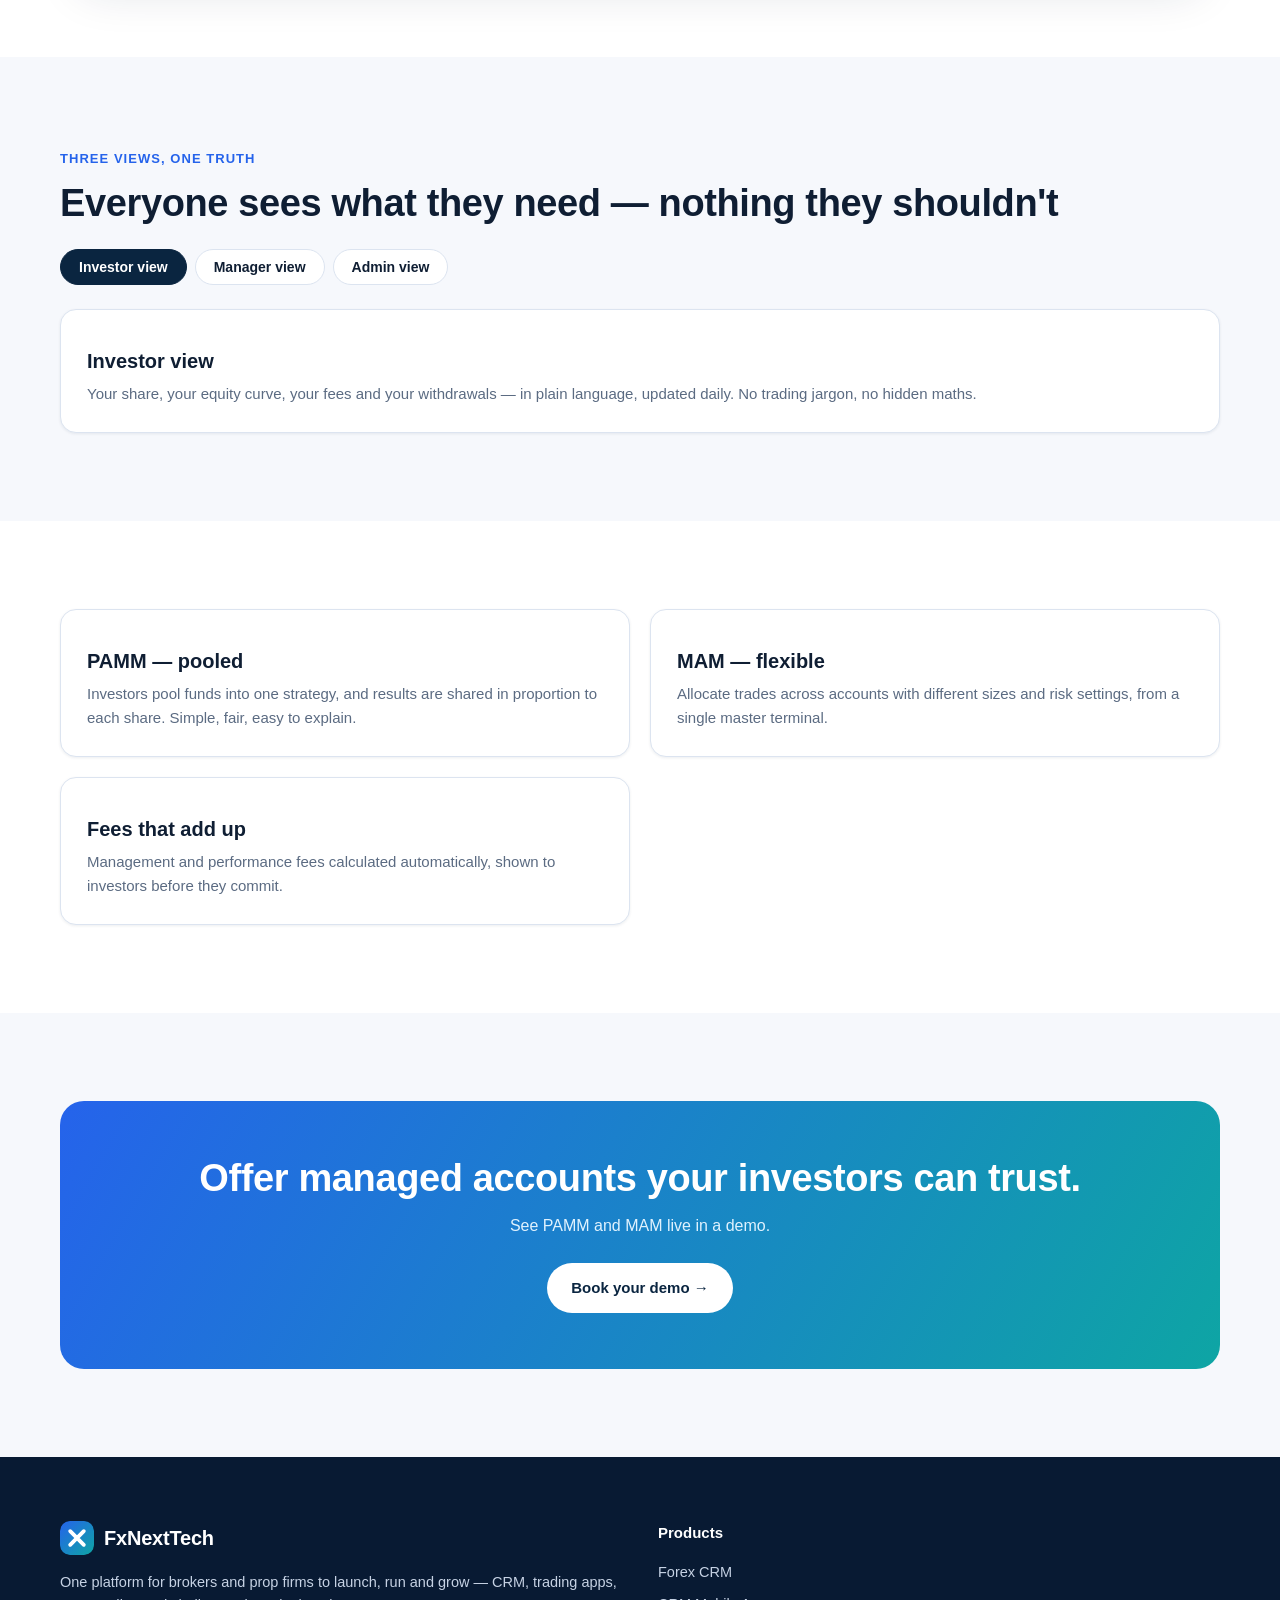
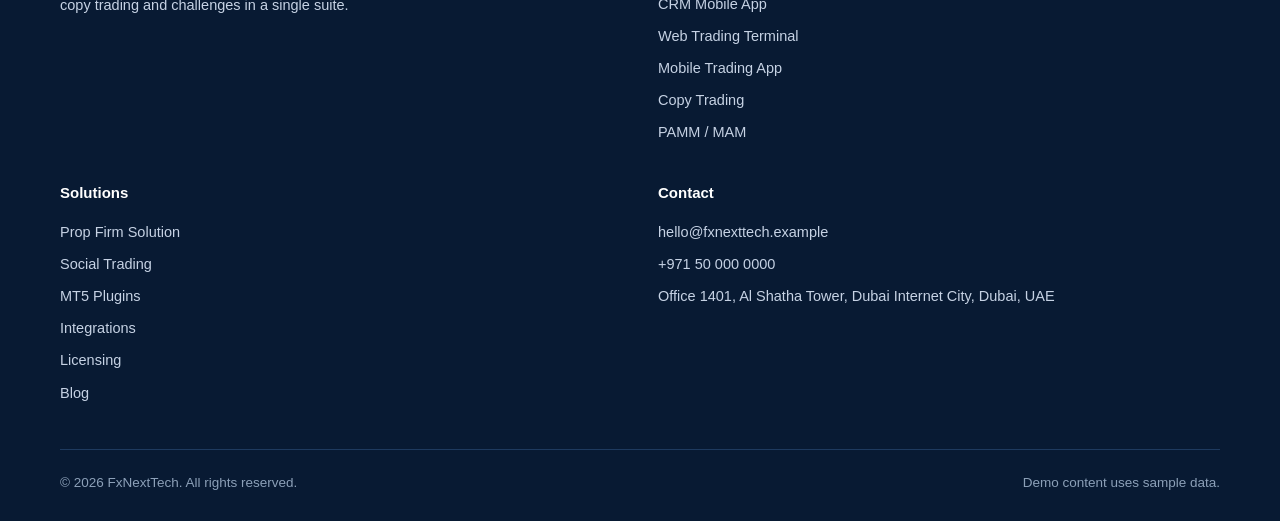
<file: pamm-mam.html>
<!DOCTYPE html>
<html lang="en">
<head>
<meta charset="utf-8">
<meta name="viewport" content="width=device-width, initial-scale=1">
<title>PAMM / MAM — FxNextTech</title>
<meta name="description" content="FxNextTech PAMM and MAM tools run managed accounts with fair allocation, clear fees and reporting investors can actually read.">
<link rel="stylesheet" href="assets/css/style.css">
<link rel="icon" type="image/webp" href="assets/images/fxnexttech-logo.webp">
</head>
<body>
<header class="site-header"><div class="container header-inner">
<a class="logo" href="index.html"><svg class="logo-svg" viewBox="0 0 40 40" role="img" aria-label="FxNextTech logo"><defs><linearGradient id="fxg" x1="0" y1="0" x2="1" y2="1"><stop offset="0" stop-color="#2563EB"/><stop offset="1" stop-color="#0EA5A4"/></linearGradient></defs><rect width="40" height="40" rx="10" fill="url(#fxg)"/><path d="M12 12l16 16M28 12L12 28" stroke="#fff" stroke-width="4.5" stroke-linecap="round" fill="none"/></svg><span>FxNextTech</span></a>
<button class="nav-toggle" aria-expanded="false" aria-controls="mainNav" aria-label="Open menu">☰</button>
<nav class="main-nav" id="mainNav" aria-label="Main">
<div class="dropdown"><a href="forex-crm.html" aria-haspopup="true">Products ▾</a><div class="dropdown-menu">
<a href="forex-crm.html">Forex CRM<small>Clients, leads, deposits and partners in one place</small></a>
<a href="crm-mobile-app.html">CRM Mobile App<small>Your brand in your clients' pockets</small></a>
<a href="web-trading-terminal.html">Web Trading Terminal<small>Trade from any browser, nothing to install</small></a>
<a href="mobile-trading-app.html">Mobile Trading App<small>Fast trading on iOS and Android</small></a>
<a href="social-trading.html">Social Trading<small>Follow, share and learn in public</small></a>
<a href="copy-trading.html">Copy Trading<small>Let clients mirror proven strategies</small></a>
<a href="pamm-mam.html">PAMM / MAM<small>Managed accounts, done properly</small></a>
<a href="prop-firm-solution.html">Prop Firm Solution<small>Challenges, payouts and leaderboards</small></a>
</div></div>
<a href="mt5-plugins.html">Plugins</a>
<a href="integrations.html">Integrations</a>
<a href="company-formation.html">Licensing</a>
<a href="blog.html">Blog</a>
<a href="contact.html">Contact</a>
<a class="btn btn-primary btn-sm nav-cta" href="contact.html">Book a demo</a>
</nav></div></header>
<main>
<section class="hero"><div class="container hero-grid">
<div><span class="eyebrow">PAMM / MAM</span><h1>Managed accounts, done properly.</h1><p class="lead mt-2">FxNextTech PAMM and MAM give managers one master account and investors a fair share of every result — with fees and reporting nobody has to guess at.</p>
<div class="hero-actions"><a class="btn btn-primary" href="contact.html">Book a demo</a><a class="btn btn-ghost" href="copy-trading.html">Compare with copy trading →</a></div>
<div class="chips"><span class="chip">Fair allocation</span><span class="chip teal">Clear fees</span><span class="chip">Investor reporting</span></div></div>
<div class="mock"><div class="mock-bar"><span class="dot"></span><span class="dot"></span><span class="dot"></span><span style="margin-left:8px">Allocation — sample accounts</span></div><div class="mock-body">
<table class="data"><thead><tr><th>Investor</th><th>Share</th><th>Equity</th><th>P&amp;L</th></tr></thead><tbody>
<tr><td>Investor A</td><td>50%</td><td>$125,000</td><td>+$6,250</td></tr>
<tr><td>Investor B</td><td>30%</td><td>$75,000</td><td>+$3,750</td></tr>
<tr><td>Investor C</td><td>20%</td><td>$50,000</td><td>+$2,500</td></tr>
</tbody></table>
<p class="muted mt-2" style="font-size:13px">Sample allocation for illustration only.</p></div></div>
<div class="container"><figure class="page-visual reveal"><img loading="lazy" src="assets/images/pamm.webp" alt="FxNextTech managed accounts dashboard with allocation chart"><figcaption>Pooled capital, fair allocation and transparent performance fees.</figcaption></figure></div>
</div></section>
<section class="section"><div class="container">
<div class="reveal"><span class="eyebrow">Three views, one truth</span><h2>Everyone sees what they need — nothing they shouldn't</h2></div>
<div data-tabs>
<div class="tabs" role="tablist" aria-label="PAMM views">
<button class="tab-btn" data-tab="investor" aria-selected="true" role="tab">Investor view</button>
<button class="tab-btn" data-tab="manager" aria-selected="false" role="tab">Manager view</button>
<button class="tab-btn" data-tab="admin" aria-selected="false" role="tab">Admin view</button>
</div>
<div class="tab-panel active" data-panel="investor"><div class="card"><h3>Investor view</h3><p>Your share, your equity curve, your fees and your withdrawals — in plain language, updated daily. No trading jargon, no hidden maths.</p></div></div>
<div class="tab-panel" data-panel="manager"><div class="card"><h3>Manager view</h3><p>One master account to trade from, with allocation handled automatically across every investor. Performance and fees are calculated for you.</p></div></div>
<div class="tab-panel" data-panel="admin"><div class="card"><h3>Admin view</h3><p>Approvals, limits, fee schedules and full audit trails — so compliance can answer any question about any account, any day.</p></div></div>
</div></div></section>
<section class="section alt"><div class="container">
<div class="grid grid-3">
<div class="card reveal"><h3>PAMM — pooled</h3><p>Investors pool funds into one strategy, and results are shared in proportion to each share. Simple, fair, easy to explain.</p></div>
<div class="card reveal"><h3>MAM — flexible</h3><p>Allocate trades across accounts with different sizes and risk settings, from a single master terminal.</p></div>
<div class="card reveal"><h3>Fees that add up</h3><p>Management and performance fees calculated automatically, shown to investors before they commit.</p></div>
</div></div></section>
<section class="section"><div class="container"><div class="cta-band"><h2>Offer managed accounts your investors can trust.</h2><p>See PAMM and MAM live in a demo.</p><a class="btn btn-white" href="contact.html">Book your demo →</a></div></div></section>
</main>
<footer class="site-footer"><div class="container"><div class="footer-grid">
<div><a class="logo" href="index.html" style="color:#fff"><svg class="logo-svg" viewBox="0 0 40 40" role="img" aria-label="FxNextTech logo"><defs><linearGradient id="fxg" x1="0" y1="0" x2="1" y2="1"><stop offset="0" stop-color="#2563EB"/><stop offset="1" stop-color="#0EA5A4"/></linearGradient></defs><rect width="40" height="40" rx="10" fill="url(#fxg)"/><path d="M12 12l16 16M28 12L12 28" stroke="#fff" stroke-width="4.5" stroke-linecap="round" fill="none"/></svg><span>FxNextTech</span></a><p class="mt-2" style="font-size:14.5px">One platform for brokers and prop firms to launch, run and grow — CRM, trading apps, copy trading and challenges in a single suite.</p></div>
<div><h4>Products</h4><ul><li><a href="forex-crm.html">Forex CRM</a></li><li><a href="crm-mobile-app.html">CRM Mobile App</a></li><li><a href="web-trading-terminal.html">Web Trading Terminal</a></li><li><a href="mobile-trading-app.html">Mobile Trading App</a></li><li><a href="copy-trading.html">Copy Trading</a></li><li><a href="pamm-mam.html">PAMM / MAM</a></li></ul></div>
<div><h4>Solutions</h4><ul><li><a href="prop-firm-solution.html">Prop Firm Solution</a></li><li><a href="social-trading.html">Social Trading</a></li><li><a href="mt5-plugins.html">MT5 Plugins</a></li><li><a href="integrations.html">Integrations</a></li><li><a href="company-formation.html">Licensing</a></li><li><a href="blog.html">Blog</a></li></ul></div>
<div><h4>Contact</h4><ul><li><a href="mailto:hello@fxnexttech.example">hello@fxnexttech.example</a></li><li>+971 50 000 0000</li><li>Office 1401, Al Shatha Tower, Dubai Internet City, Dubai, UAE</li></ul></div>
</div><div class="footer-bottom"><span>© 2026 FxNextTech. All rights reserved.</span><span>Demo content uses sample data.</span></div></div></footer>
<script src="assets/js/main.js"></script>
</body>
</html>
</file>
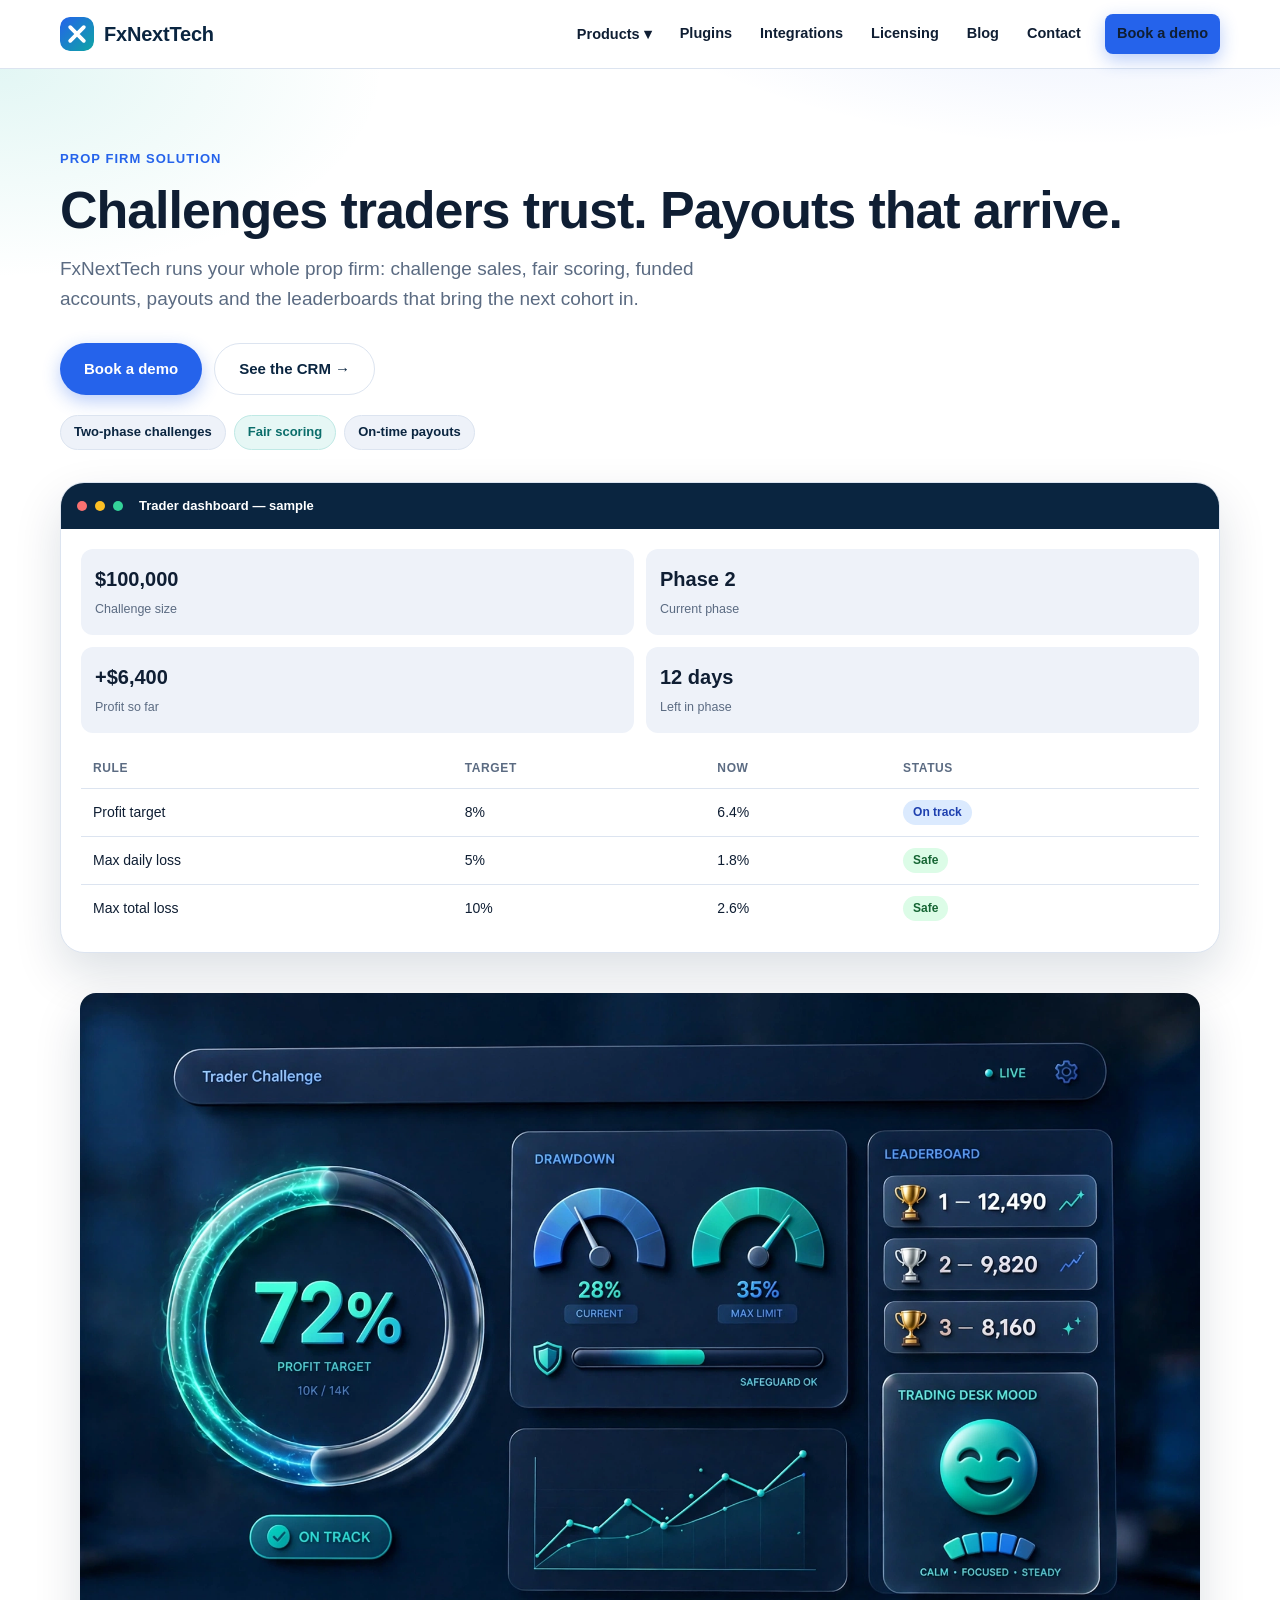
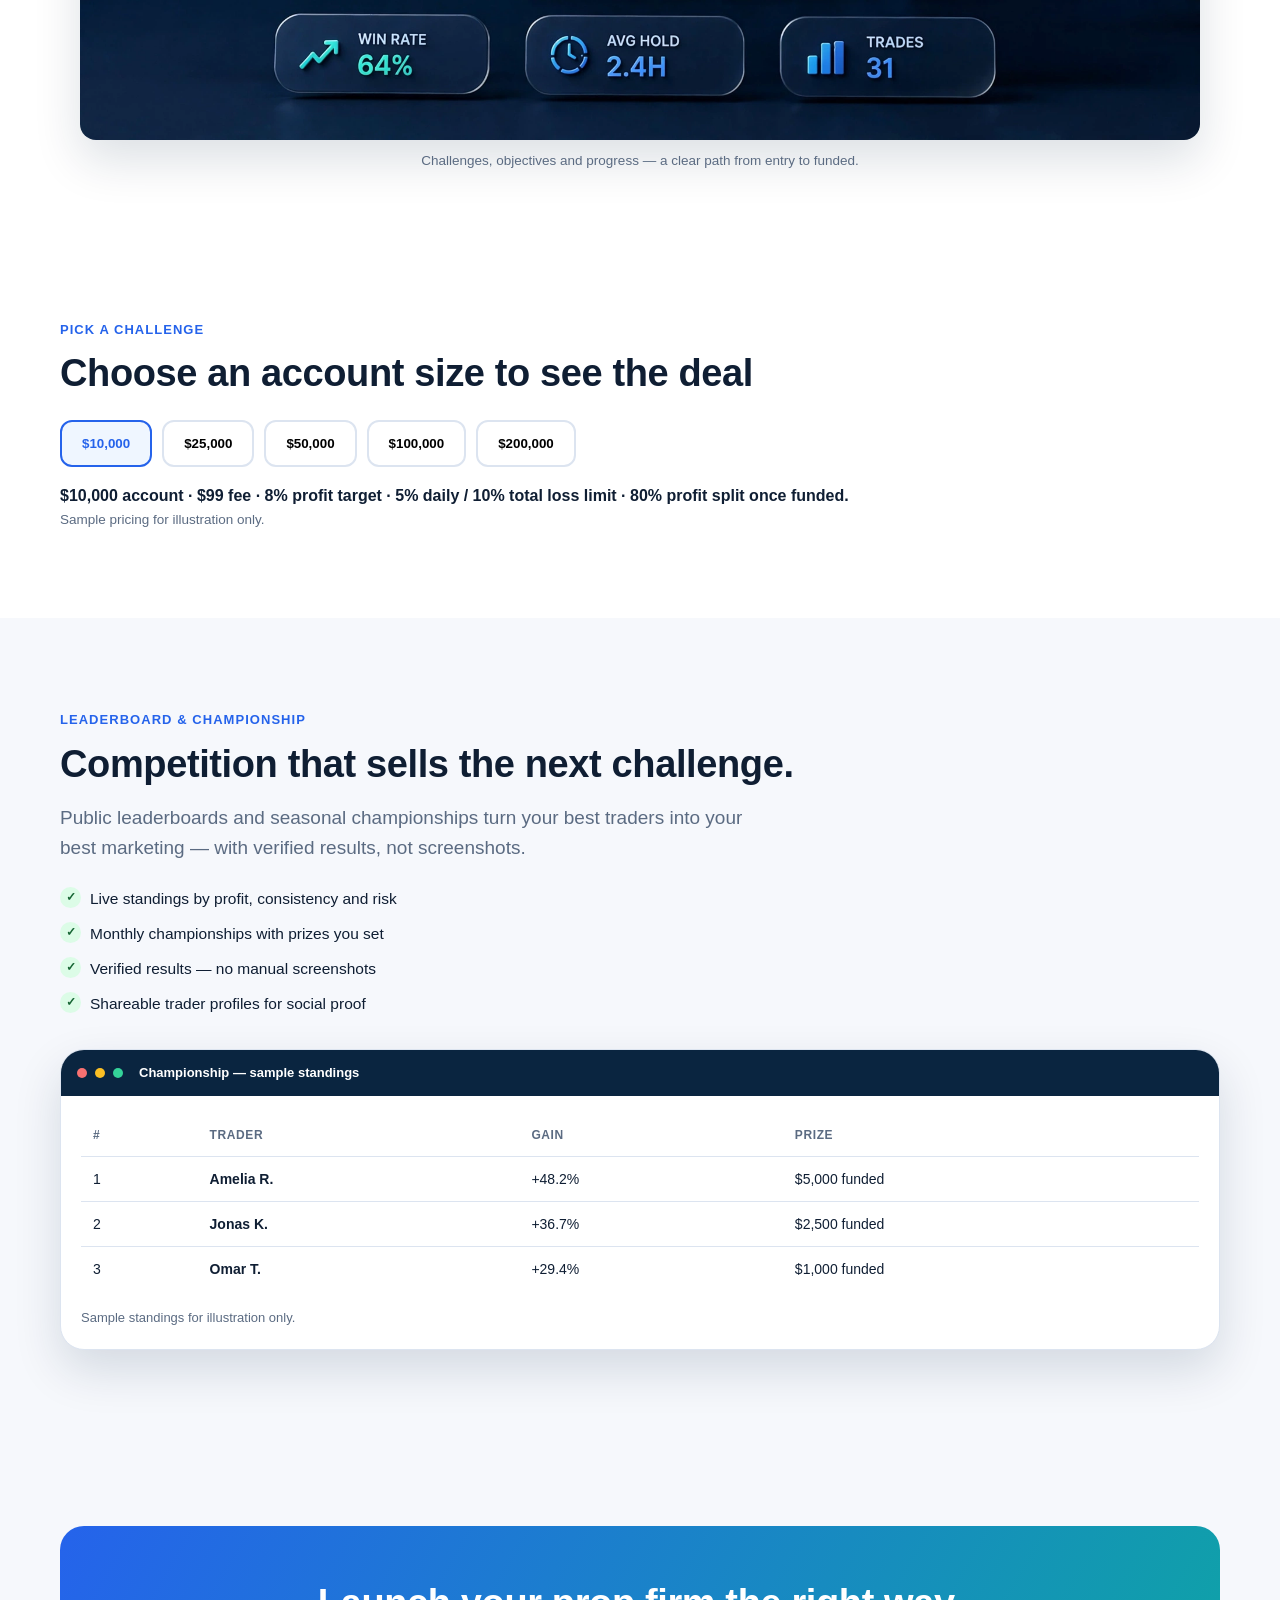
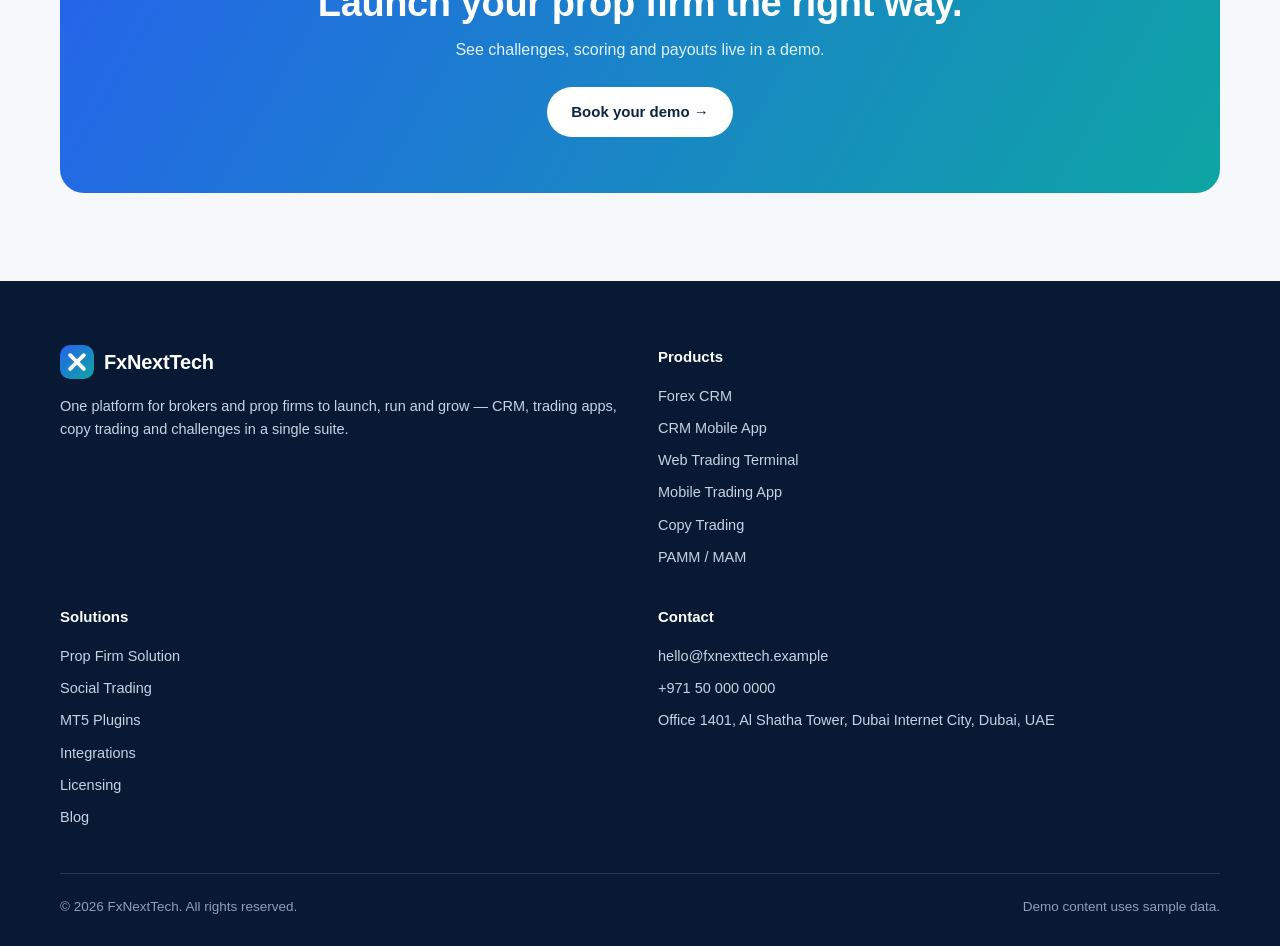
<file: prop-firm-solution.html>
<!DOCTYPE html>
<html lang="en">
<head>
<meta charset="utf-8">
<meta name="viewport" content="width=device-width, initial-scale=1">
<title>Prop Firm Solution — FxNextTech</title>
<meta name="description" content="The FxNextTech prop firm solution runs challenges, scoring, funded accounts and payouts — with leaderboards and championships that market themselves.">
<link rel="stylesheet" href="assets/css/style.css">
<link rel="icon" type="image/webp" href="assets/images/fxnexttech-logo.webp">
</head>
<body>
<header class="site-header"><div class="container header-inner">
<a class="logo" href="index.html"><svg class="logo-svg" viewBox="0 0 40 40" role="img" aria-label="FxNextTech logo"><defs><linearGradient id="fxg" x1="0" y1="0" x2="1" y2="1"><stop offset="0" stop-color="#2563EB"/><stop offset="1" stop-color="#0EA5A4"/></linearGradient></defs><rect width="40" height="40" rx="10" fill="url(#fxg)"/><path d="M12 12l16 16M28 12L12 28" stroke="#fff" stroke-width="4.5" stroke-linecap="round" fill="none"/></svg><span>FxNextTech</span></a>
<button class="nav-toggle" aria-expanded="false" aria-controls="mainNav" aria-label="Open menu">☰</button>
<nav class="main-nav" id="mainNav" aria-label="Main">
<div class="dropdown"><a href="forex-crm.html" aria-haspopup="true">Products ▾</a><div class="dropdown-menu">
<a href="forex-crm.html">Forex CRM<small>Clients, leads, deposits and partners in one place</small></a>
<a href="crm-mobile-app.html">CRM Mobile App<small>Your brand in your clients' pockets</small></a>
<a href="web-trading-terminal.html">Web Trading Terminal<small>Trade from any browser, nothing to install</small></a>
<a href="mobile-trading-app.html">Mobile Trading App<small>Fast trading on iOS and Android</small></a>
<a href="social-trading.html">Social Trading<small>Follow, share and learn in public</small></a>
<a href="copy-trading.html">Copy Trading<small>Let clients mirror proven strategies</small></a>
<a href="pamm-mam.html">PAMM / MAM<small>Managed accounts, done properly</small></a>
<a href="prop-firm-solution.html">Prop Firm Solution<small>Challenges, payouts and leaderboards</small></a>
</div></div>
<a href="mt5-plugins.html">Plugins</a>
<a href="integrations.html">Integrations</a>
<a href="company-formation.html">Licensing</a>
<a href="blog.html">Blog</a>
<a href="contact.html">Contact</a>
<a class="btn btn-primary btn-sm nav-cta" href="contact.html">Book a demo</a>
</nav></div></header>
<main>
<section class="hero"><div class="container hero-grid">
<div><span class="eyebrow">Prop Firm Solution</span><h1>Challenges traders trust. Payouts that arrive.</h1><p class="lead mt-2">FxNextTech runs your whole prop firm: challenge sales, fair scoring, funded accounts, payouts and the leaderboards that bring the next cohort in.</p>
<div class="hero-actions"><a class="btn btn-primary" href="contact.html">Book a demo</a><a class="btn btn-ghost" href="forex-crm.html">See the CRM →</a></div>
<div class="chips"><span class="chip">Two-phase challenges</span><span class="chip teal">Fair scoring</span><span class="chip">On-time payouts</span></div></div>
<div class="mock"><div class="mock-bar"><span class="dot"></span><span class="dot"></span><span class="dot"></span><span style="margin-left:8px">Trader dashboard — sample</span></div><div class="mock-body"><div class="mock-stats"><div class="mock-stat"><b>$100,000</b><span>Challenge size</span></div><div class="mock-stat"><b>Phase 2</b><span>Current phase</span></div><div class="mock-stat"><b>+$6,400</b><span>Profit so far</span></div><div class="mock-stat"><b>12 days</b><span>Left in phase</span></div></div>
<table class="data"><thead><tr><th>Rule</th><th>Target</th><th>Now</th><th>Status</th></tr></thead><tbody><tr><td>Profit target</td><td>8%</td><td>6.4%</td><td><span class="pill pill-blue">On track</span></td></tr><tr><td>Max daily loss</td><td>5%</td><td>1.8%</td><td><span class="pill pill-green">Safe</span></td></tr><tr><td>Max total loss</td><td>10%</td><td>2.6%</td><td><span class="pill pill-green">Safe</span></td></tr></tbody></table></div></div>
<div class="container"><figure class="page-visual reveal"><img loading="lazy" src="assets/images/prop-firm.webp" alt="FxNextTech prop firm trader challenge dashboard"><figcaption>Challenges, objectives and progress — a clear path from entry to funded.</figcaption></figure></div>
</div></section>
<section class="section alt"><div class="container">
<div class="reveal"><span class="eyebrow">Pick a challenge</span><h2>Choose an account size to see the deal</h2></div>
<div class="picker mt-3" role="group" aria-label="Challenge sizes">
<button class="picker-btn" data-challenge aria-pressed="true" data-summary="$10,000 account · $99 fee · 8% profit target · 5% daily / 10% total loss limit · 80% profit split once funded.">$10,000</button>
<button class="picker-btn" data-challenge aria-pressed="false" data-summary="$25,000 account · $199 fee · 8% profit target · 5% daily / 10% total loss limit · 80% profit split once funded.">$25,000</button>
<button class="picker-btn" data-challenge aria-pressed="false" data-summary="$50,000 account · $349 fee · 8% profit target · 5% daily / 10% total loss limit · 80% profit split once funded.">$50,000</button>
<button class="picker-btn" data-challenge aria-pressed="false" data-summary="$100,000 account · $549 fee · 8% profit target · 5% daily / 10% total loss limit · 80% profit split once funded.">$100,000</button>
<button class="picker-btn" data-challenge aria-pressed="false" data-summary="$200,000 account · $949 fee · 8% profit target · 5% daily / 10% total loss limit · 80% profit split once funded.">$200,000</button>
</div>
<p id="challengeSummary" class="mt-2" style="font-weight:600">$10,000 account · $99 fee · 8% profit target · 5% daily / 10% total loss limit · 80% profit split once funded.</p>
<p class="muted" style="font-size:13.5px">Sample pricing for illustration only.</p>
</div></section>
<section class="section"><div class="container hero-grid">
<div><span class="eyebrow">Leaderboard &amp; championship</span><h2>Competition that sells the next challenge.</h2><p class="lead mt-2">Public leaderboards and seasonal championships turn your best traders into your best marketing — with verified results, not screenshots.</p><ul class="check-list mt-3"><li>Live standings by profit, consistency and risk</li><li>Monthly championships with prizes you set</li><li>Verified results — no manual screenshots</li><li>Shareable trader profiles for social proof</li></ul></div>
<div class="mock"><div class="mock-bar"><span class="dot"></span><span class="dot"></span><span class="dot"></span><span style="margin-left:8px">Championship — sample standings</span></div><div class="mock-body">
<table class="data"><thead><tr><th>#</th><th>Trader</th><th>Gain</th><th>Prize</th></tr></thead><tbody><tr><td>1</td><td><b>Amelia R.</b></td><td>+48.2%</td><td>$5,000 funded</td></tr><tr><td>2</td><td><b>Jonas K.</b></td><td>+36.7%</td><td>$2,500 funded</td></tr><tr><td>3</td><td><b>Omar T.</b></td><td>+29.4%</td><td>$1,000 funded</td></tr></tbody></table>
<p class="muted mt-2" style="font-size:13px">Sample standings for illustration only.</p></div></div>
</div></section>
<section class="section"><div class="container"><div class="cta-band"><h2>Launch your prop firm the right way.</h2><p>See challenges, scoring and payouts live in a demo.</p><a class="btn btn-white" href="contact.html">Book your demo →</a></div></div></section>
</main>
<footer class="site-footer"><div class="container"><div class="footer-grid">
<div><a class="logo" href="index.html" style="color:#fff"><svg class="logo-svg" viewBox="0 0 40 40" role="img" aria-label="FxNextTech logo"><defs><linearGradient id="fxg" x1="0" y1="0" x2="1" y2="1"><stop offset="0" stop-color="#2563EB"/><stop offset="1" stop-color="#0EA5A4"/></linearGradient></defs><rect width="40" height="40" rx="10" fill="url(#fxg)"/><path d="M12 12l16 16M28 12L12 28" stroke="#fff" stroke-width="4.5" stroke-linecap="round" fill="none"/></svg><span>FxNextTech</span></a><p class="mt-2" style="font-size:14.5px">One platform for brokers and prop firms to launch, run and grow — CRM, trading apps, copy trading and challenges in a single suite.</p></div>
<div><h4>Products</h4><ul><li><a href="forex-crm.html">Forex CRM</a></li><li><a href="crm-mobile-app.html">CRM Mobile App</a></li><li><a href="web-trading-terminal.html">Web Trading Terminal</a></li><li><a href="mobile-trading-app.html">Mobile Trading App</a></li><li><a href="copy-trading.html">Copy Trading</a></li><li><a href="pamm-mam.html">PAMM / MAM</a></li></ul></div>
<div><h4>Solutions</h4><ul><li><a href="prop-firm-solution.html">Prop Firm Solution</a></li><li><a href="social-trading.html">Social Trading</a></li><li><a href="mt5-plugins.html">MT5 Plugins</a></li><li><a href="integrations.html">Integrations</a></li><li><a href="company-formation.html">Licensing</a></li><li><a href="blog.html">Blog</a></li></ul></div>
<div><h4>Contact</h4><ul><li><a href="mailto:hello@fxnexttech.example">hello@fxnexttech.example</a></li><li>+971 50 000 0000</li><li>Office 1401, Al Shatha Tower, Dubai Internet City, Dubai, UAE</li></ul></div>
</div><div class="footer-bottom"><span>© 2026 FxNextTech. All rights reserved.</span><span>Demo content uses sample data.</span></div></div></footer>
<script src="assets/js/main.js"></script>
</body>
</html>
</file>
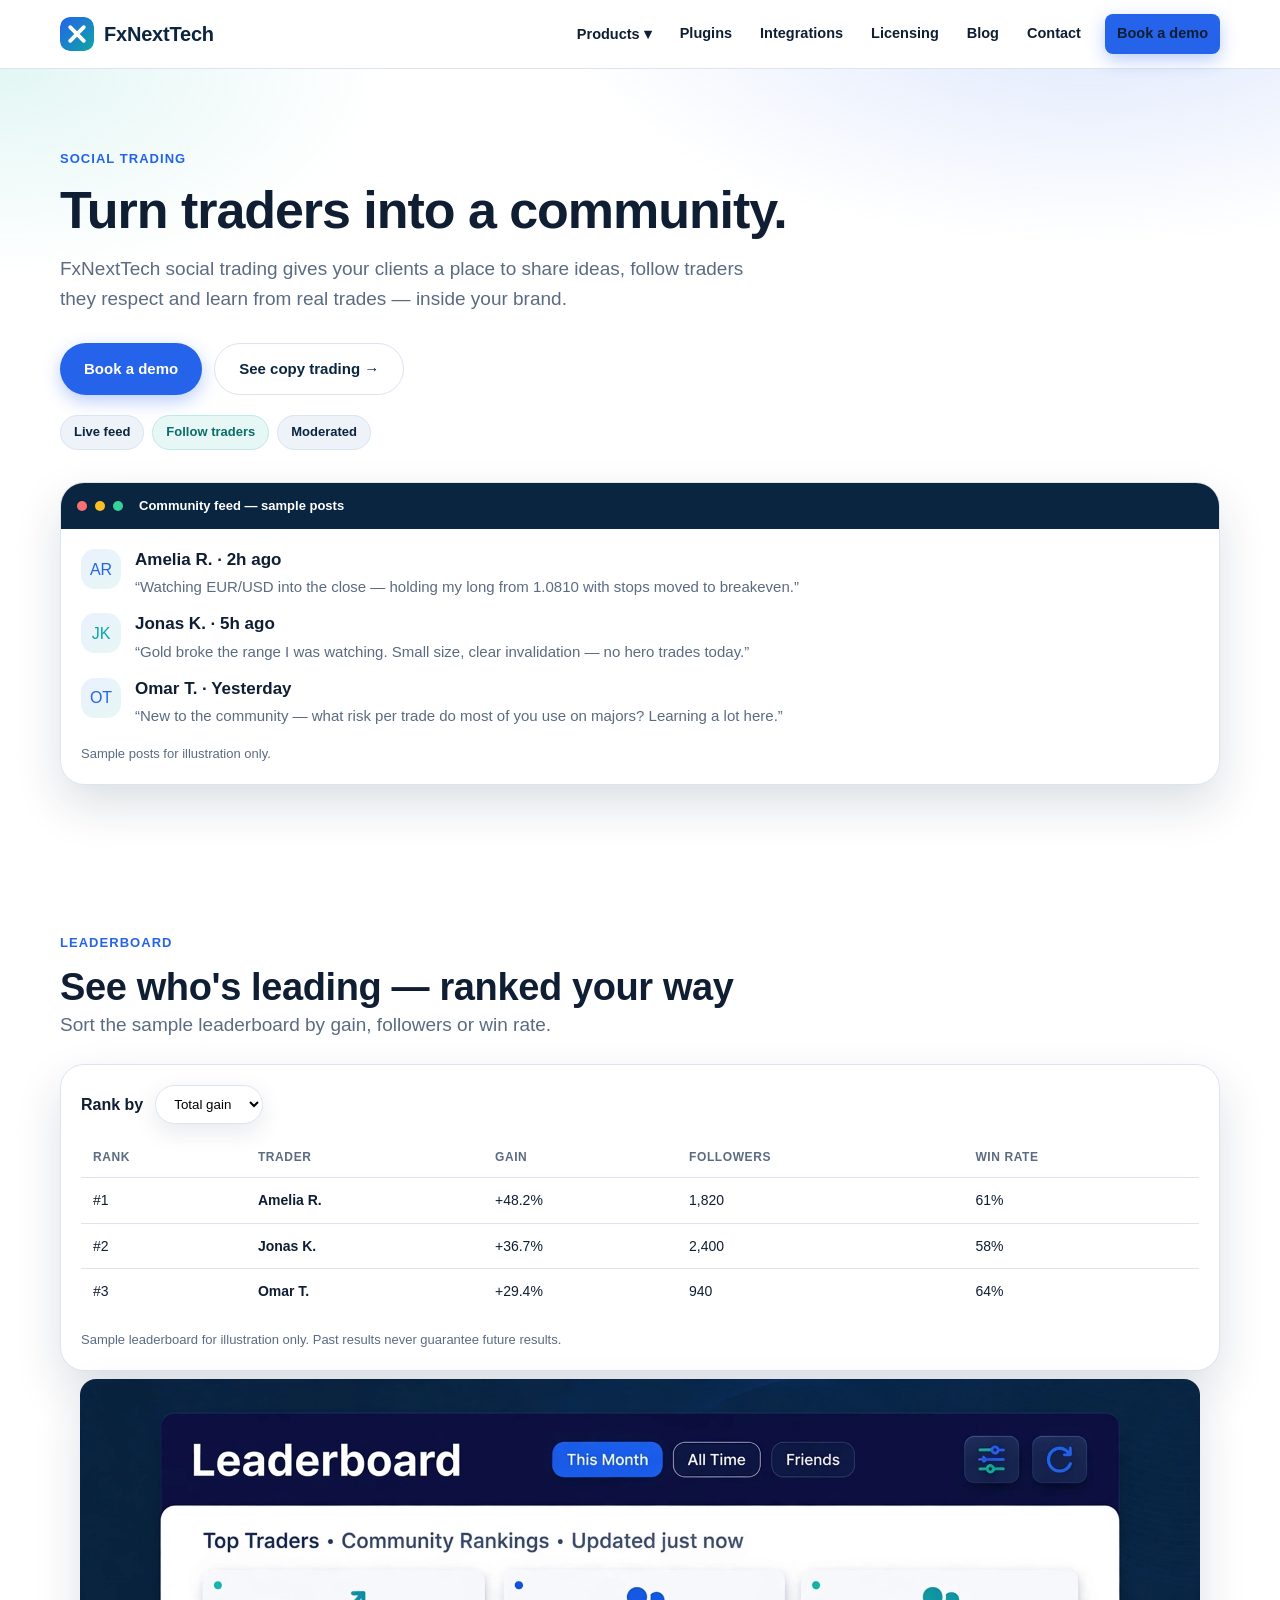
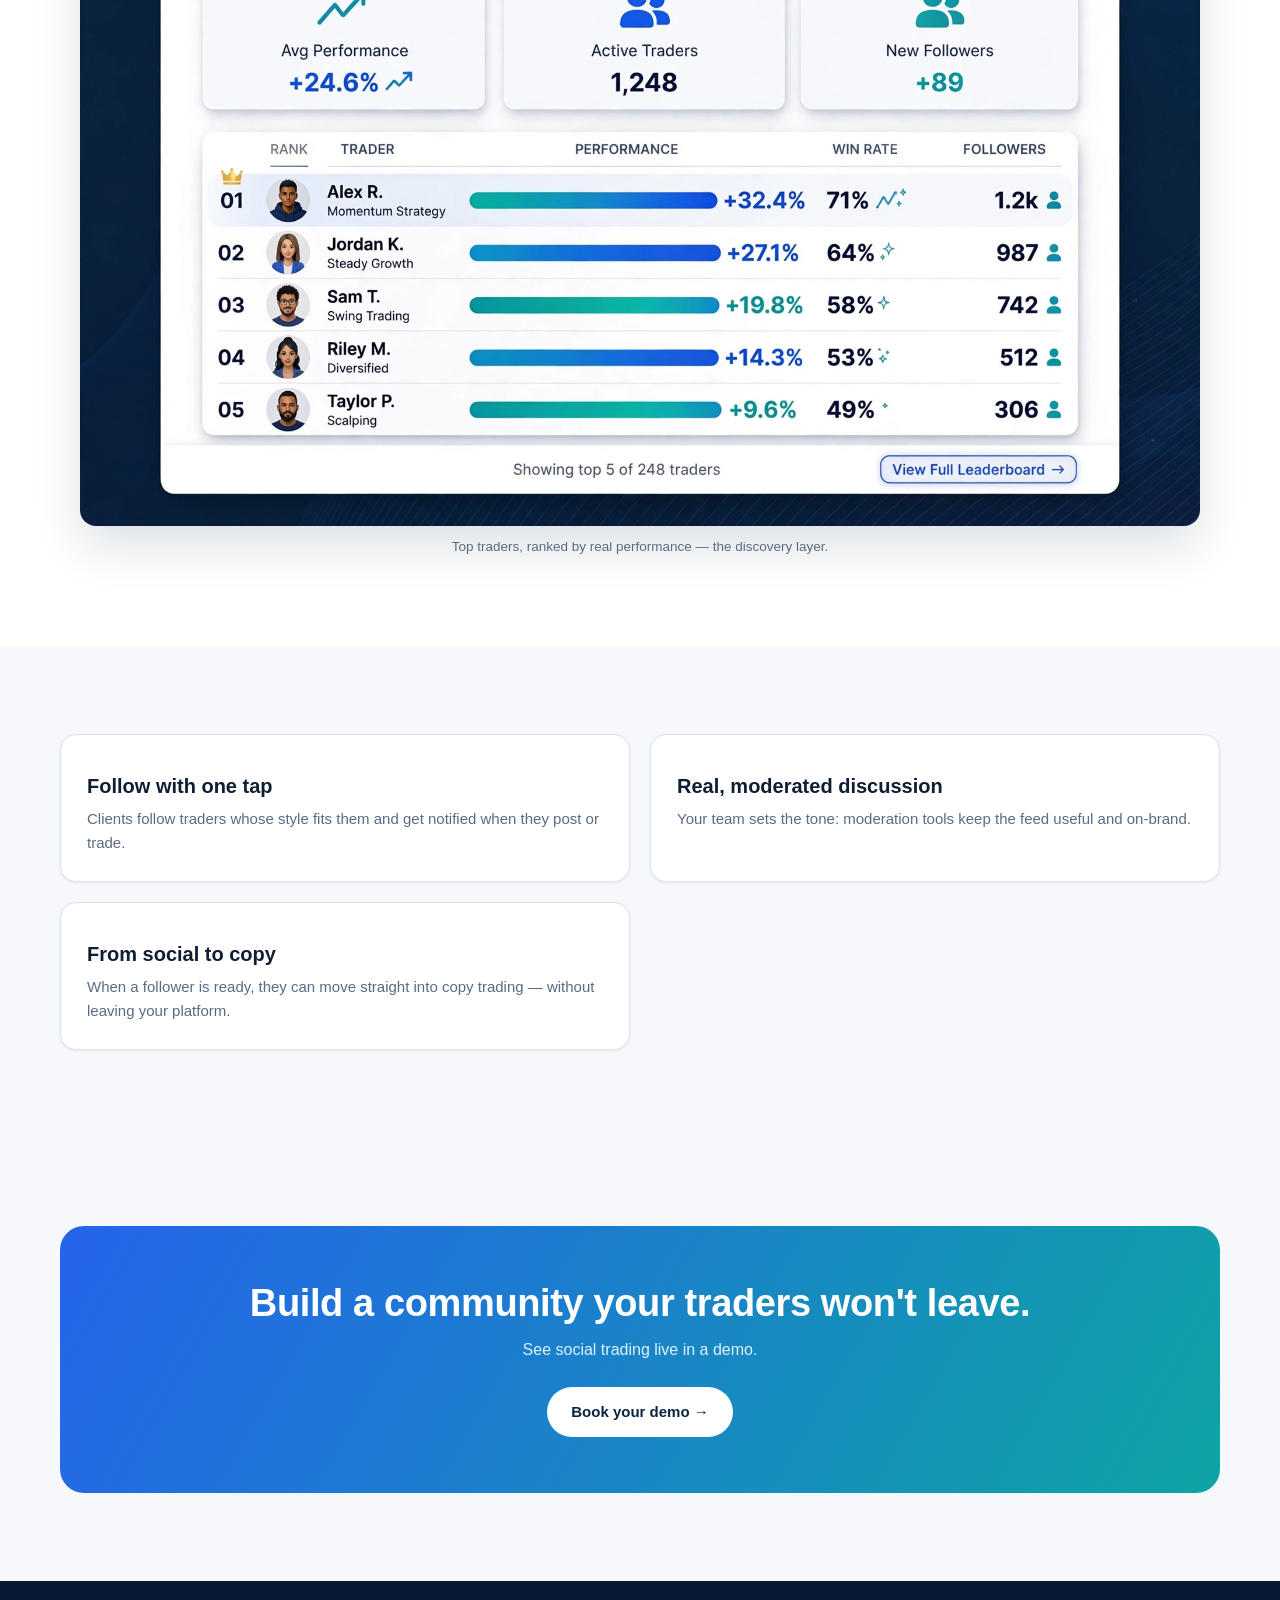
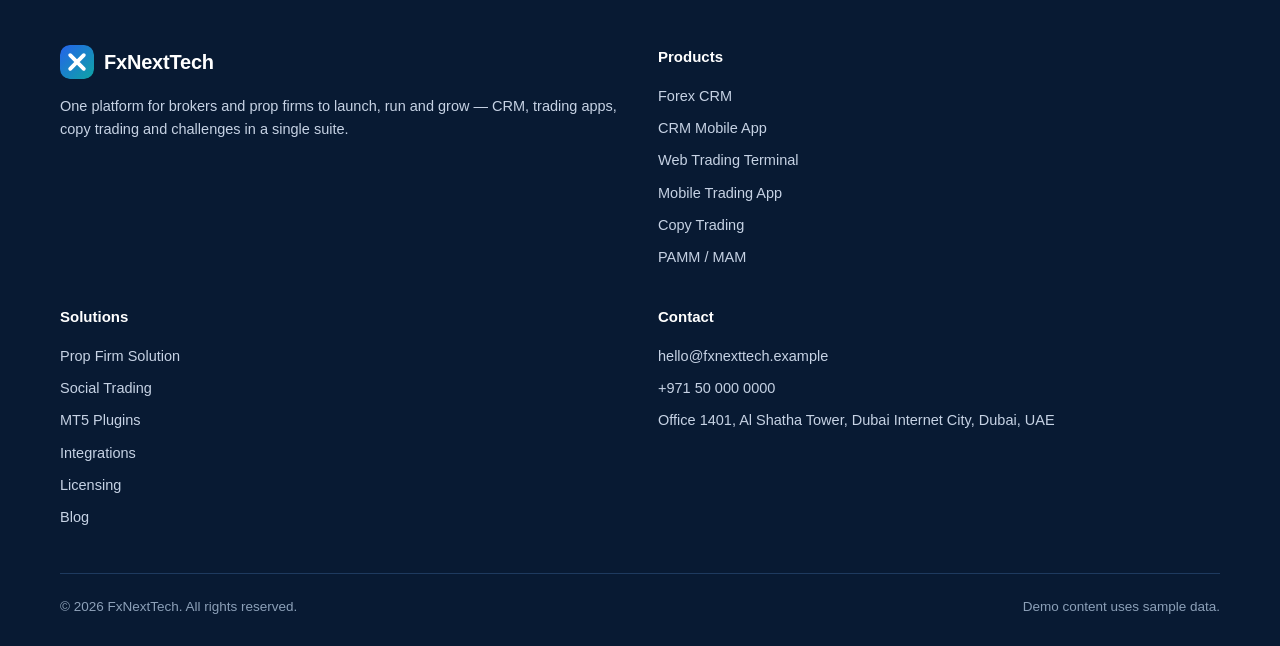
<file: social-trading.html>
<!DOCTYPE html>
<html lang="en">
<head>
<meta charset="utf-8">
<meta name="viewport" content="width=device-width, initial-scale=1">
<title>Social Trading — FxNextTech</title>
<meta name="description" content="FxNextTech social trading turns your brokerage into a community: traders share ideas, follow each other and learn in public.">
<link rel="stylesheet" href="assets/css/style.css">
<link rel="icon" type="image/webp" href="assets/images/fxnexttech-logo.webp">
</head>
<body>
<header class="site-header"><div class="container header-inner">
<a class="logo" href="index.html"><svg class="logo-svg" viewBox="0 0 40 40" role="img" aria-label="FxNextTech logo"><defs><linearGradient id="fxg" x1="0" y1="0" x2="1" y2="1"><stop offset="0" stop-color="#2563EB"/><stop offset="1" stop-color="#0EA5A4"/></linearGradient></defs><rect width="40" height="40" rx="10" fill="url(#fxg)"/><path d="M12 12l16 16M28 12L12 28" stroke="#fff" stroke-width="4.5" stroke-linecap="round" fill="none"/></svg><span>FxNextTech</span></a>
<button class="nav-toggle" aria-expanded="false" aria-controls="mainNav" aria-label="Open menu">☰</button>
<nav class="main-nav" id="mainNav" aria-label="Main">
<div class="dropdown"><a href="forex-crm.html" aria-haspopup="true">Products ▾</a><div class="dropdown-menu">
<a href="forex-crm.html">Forex CRM<small>Clients, leads, deposits and partners in one place</small></a>
<a href="crm-mobile-app.html">CRM Mobile App<small>Your brand in your clients' pockets</small></a>
<a href="web-trading-terminal.html">Web Trading Terminal<small>Trade from any browser, nothing to install</small></a>
<a href="mobile-trading-app.html">Mobile Trading App<small>Fast trading on iOS and Android</small></a>
<a href="social-trading.html">Social Trading<small>Follow, share and learn in public</small></a>
<a href="copy-trading.html">Copy Trading<small>Let clients mirror proven strategies</small></a>
<a href="pamm-mam.html">PAMM / MAM<small>Managed accounts, done properly</small></a>
<a href="prop-firm-solution.html">Prop Firm Solution<small>Challenges, payouts and leaderboards</small></a>
</div></div>
<a href="mt5-plugins.html">Plugins</a>
<a href="integrations.html">Integrations</a>
<a href="company-formation.html">Licensing</a>
<a href="blog.html">Blog</a>
<a href="contact.html">Contact</a>
<a class="btn btn-primary btn-sm nav-cta" href="contact.html">Book a demo</a>
</nav></div></header>
<main>
<section class="hero"><div class="container hero-grid">
<div><span class="eyebrow">Social Trading</span><h1>Turn traders into a community.</h1><p class="lead mt-2">FxNextTech social trading gives your clients a place to share ideas, follow traders they respect and learn from real trades — inside your brand.</p>
<div class="hero-actions"><a class="btn btn-primary" href="contact.html">Book a demo</a><a class="btn btn-ghost" href="copy-trading.html">See copy trading →</a></div>
<div class="chips"><span class="chip">Live feed</span><span class="chip teal">Follow traders</span><span class="chip">Moderated</span></div></div>
<div class="mock"><div class="mock-bar"><span class="dot"></span><span class="dot"></span><span class="dot"></span><span style="margin-left:8px">Community feed — sample posts</span></div><div class="mock-body"><div class="features">
<div class="feature"><div class="icon-badge">AR</div><div><h3>Amelia R. · 2h ago</h3><p>“Watching EUR/USD into the close — holding my long from 1.0810 with stops moved to breakeven.”</p></div></div>
<div class="feature"><div class="icon-badge teal">JK</div><div><h3>Jonas K. · 5h ago</h3><p>“Gold broke the range I was watching. Small size, clear invalidation — no hero trades today.”</p></div></div>
<div class="feature"><div class="icon-badge">OT</div><div><h3>Omar T. · Yesterday</h3><p>“New to the community — what risk per trade do most of you use on majors? Learning a lot here.”</p></div></div>
</div><p class="muted mt-2" style="font-size:13px">Sample posts for illustration only.</p></div></div>
</div></section>
<section class="section alt"><div class="container">
<div class="reveal"><span class="eyebrow">Leaderboard</span><h2>See who's leading — ranked your way</h2><p class="lead">Sort the sample leaderboard by gain, followers or win rate.</p></div>
<div class="mock mt-3"><div class="mock-body">
<div style="display:flex;gap:12px;align-items:center;flex-wrap:wrap;margin-bottom:14px"><label for="rankBy" style="font-weight:650">Rank by</label>
<select id="rankBy" class="form" style="padding:10px 14px;max-width:220px"><option value="gain">Total gain</option><option value="followers">Followers</option><option value="winrate">Win rate</option></select></div>
<table class="data"><thead><tr><th>Rank</th><th>Trader</th><th>Gain</th><th>Followers</th><th>Win rate</th></tr></thead>
<tbody id="leaderboardBody">
<tr data-gain="48.2" data-followers="1820" data-winrate="61"><td class="rank-cell">#1</td><td><b>Amelia R.</b></td><td>+48.2%</td><td>1,820</td><td>61%</td></tr>
<tr data-gain="36.7" data-followers="2400" data-winrate="58"><td class="rank-cell">#2</td><td><b>Jonas K.</b></td><td>+36.7%</td><td>2,400</td><td>58%</td></tr>
<tr data-gain="29.4" data-followers="940" data-winrate="64"><td class="rank-cell">#3</td><td><b>Omar T.</b></td><td>+29.4%</td><td>940</td><td>64%</td></tr>
</tbody></table>
<p class="muted mt-2" style="font-size:13px">Sample leaderboard for illustration only. Past results never guarantee future results.</p></div></div>
<div class="container"><figure class="page-visual reveal"><img loading="lazy" src="assets/images/social-leaderboard.webp" alt="FxNextTech social trading leaderboard"><figcaption>Top traders, ranked by real performance — the discovery layer.</figcaption></figure></div>
</div></section>
<section class="section"><div class="container">
<div class="grid grid-3">
<div class="card reveal"><h3>Follow with one tap</h3><p>Clients follow traders whose style fits them and get notified when they post or trade.</p></div>
<div class="card reveal"><h3>Real, moderated discussion</h3><p>Your team sets the tone: moderation tools keep the feed useful and on-brand.</p></div>
<div class="card reveal"><h3>From social to copy</h3><p>When a follower is ready, they can move straight into copy trading — without leaving your platform.</p></div>
</div></div></section>
<section class="section"><div class="container"><div class="cta-band"><h2>Build a community your traders won't leave.</h2><p>See social trading live in a demo.</p><a class="btn btn-white" href="contact.html">Book your demo →</a></div></div></section>
</main>
<footer class="site-footer"><div class="container"><div class="footer-grid">
<div><a class="logo" href="index.html" style="color:#fff"><svg class="logo-svg" viewBox="0 0 40 40" role="img" aria-label="FxNextTech logo"><defs><linearGradient id="fxg" x1="0" y1="0" x2="1" y2="1"><stop offset="0" stop-color="#2563EB"/><stop offset="1" stop-color="#0EA5A4"/></linearGradient></defs><rect width="40" height="40" rx="10" fill="url(#fxg)"/><path d="M12 12l16 16M28 12L12 28" stroke="#fff" stroke-width="4.5" stroke-linecap="round" fill="none"/></svg><span>FxNextTech</span></a><p class="mt-2" style="font-size:14.5px">One platform for brokers and prop firms to launch, run and grow — CRM, trading apps, copy trading and challenges in a single suite.</p></div>
<div><h4>Products</h4><ul><li><a href="forex-crm.html">Forex CRM</a></li><li><a href="crm-mobile-app.html">CRM Mobile App</a></li><li><a href="web-trading-terminal.html">Web Trading Terminal</a></li><li><a href="mobile-trading-app.html">Mobile Trading App</a></li><li><a href="copy-trading.html">Copy Trading</a></li><li><a href="pamm-mam.html">PAMM / MAM</a></li></ul></div>
<div><h4>Solutions</h4><ul><li><a href="prop-firm-solution.html">Prop Firm Solution</a></li><li><a href="social-trading.html">Social Trading</a></li><li><a href="mt5-plugins.html">MT5 Plugins</a></li><li><a href="integrations.html">Integrations</a></li><li><a href="company-formation.html">Licensing</a></li><li><a href="blog.html">Blog</a></li></ul></div>
<div><h4>Contact</h4><ul><li><a href="mailto:hello@fxnexttech.example">hello@fxnexttech.example</a></li><li>+971 50 000 0000</li><li>Office 1401, Al Shatha Tower, Dubai Internet City, Dubai, UAE</li></ul></div>
</div><div class="footer-bottom"><span>© 2026 FxNextTech. All rights reserved.</span><span>Demo content uses sample data.</span></div></div></footer>
<script src="assets/js/main.js"></script>
</body>
</html>
</file>
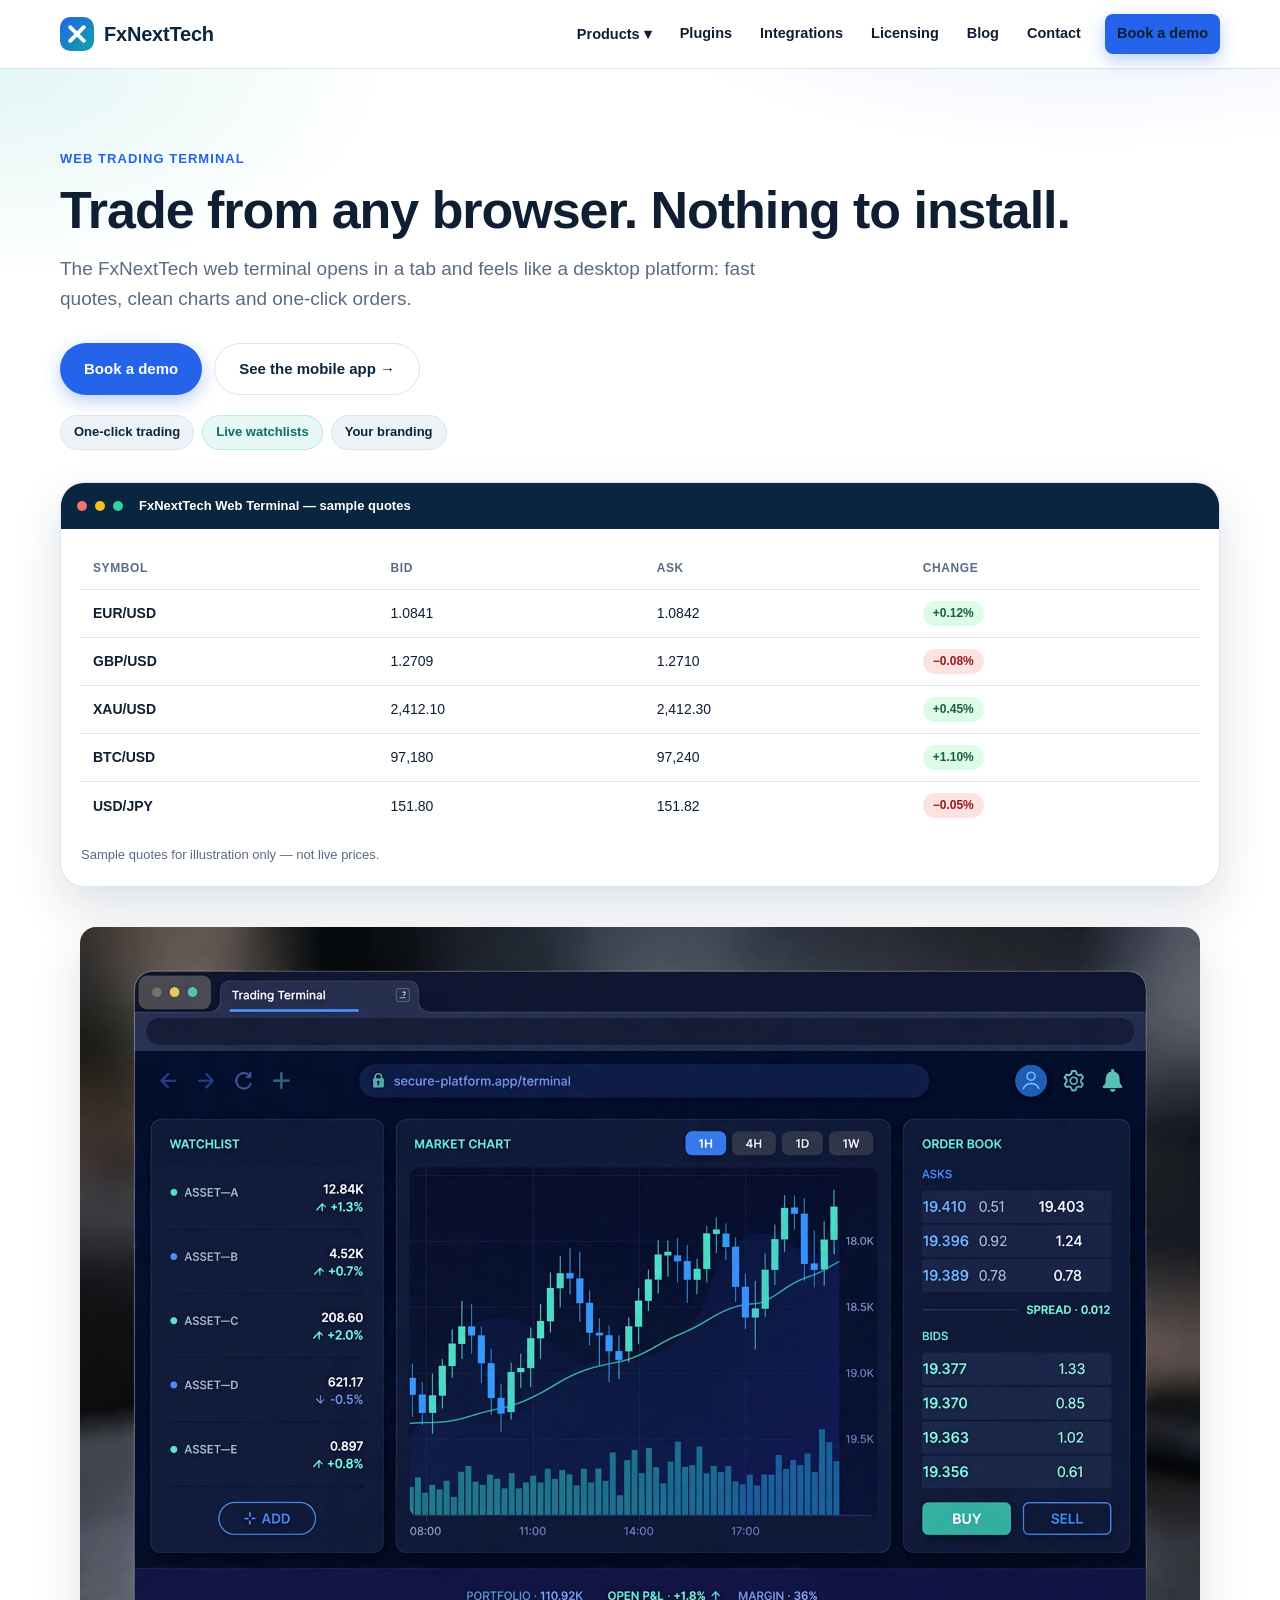
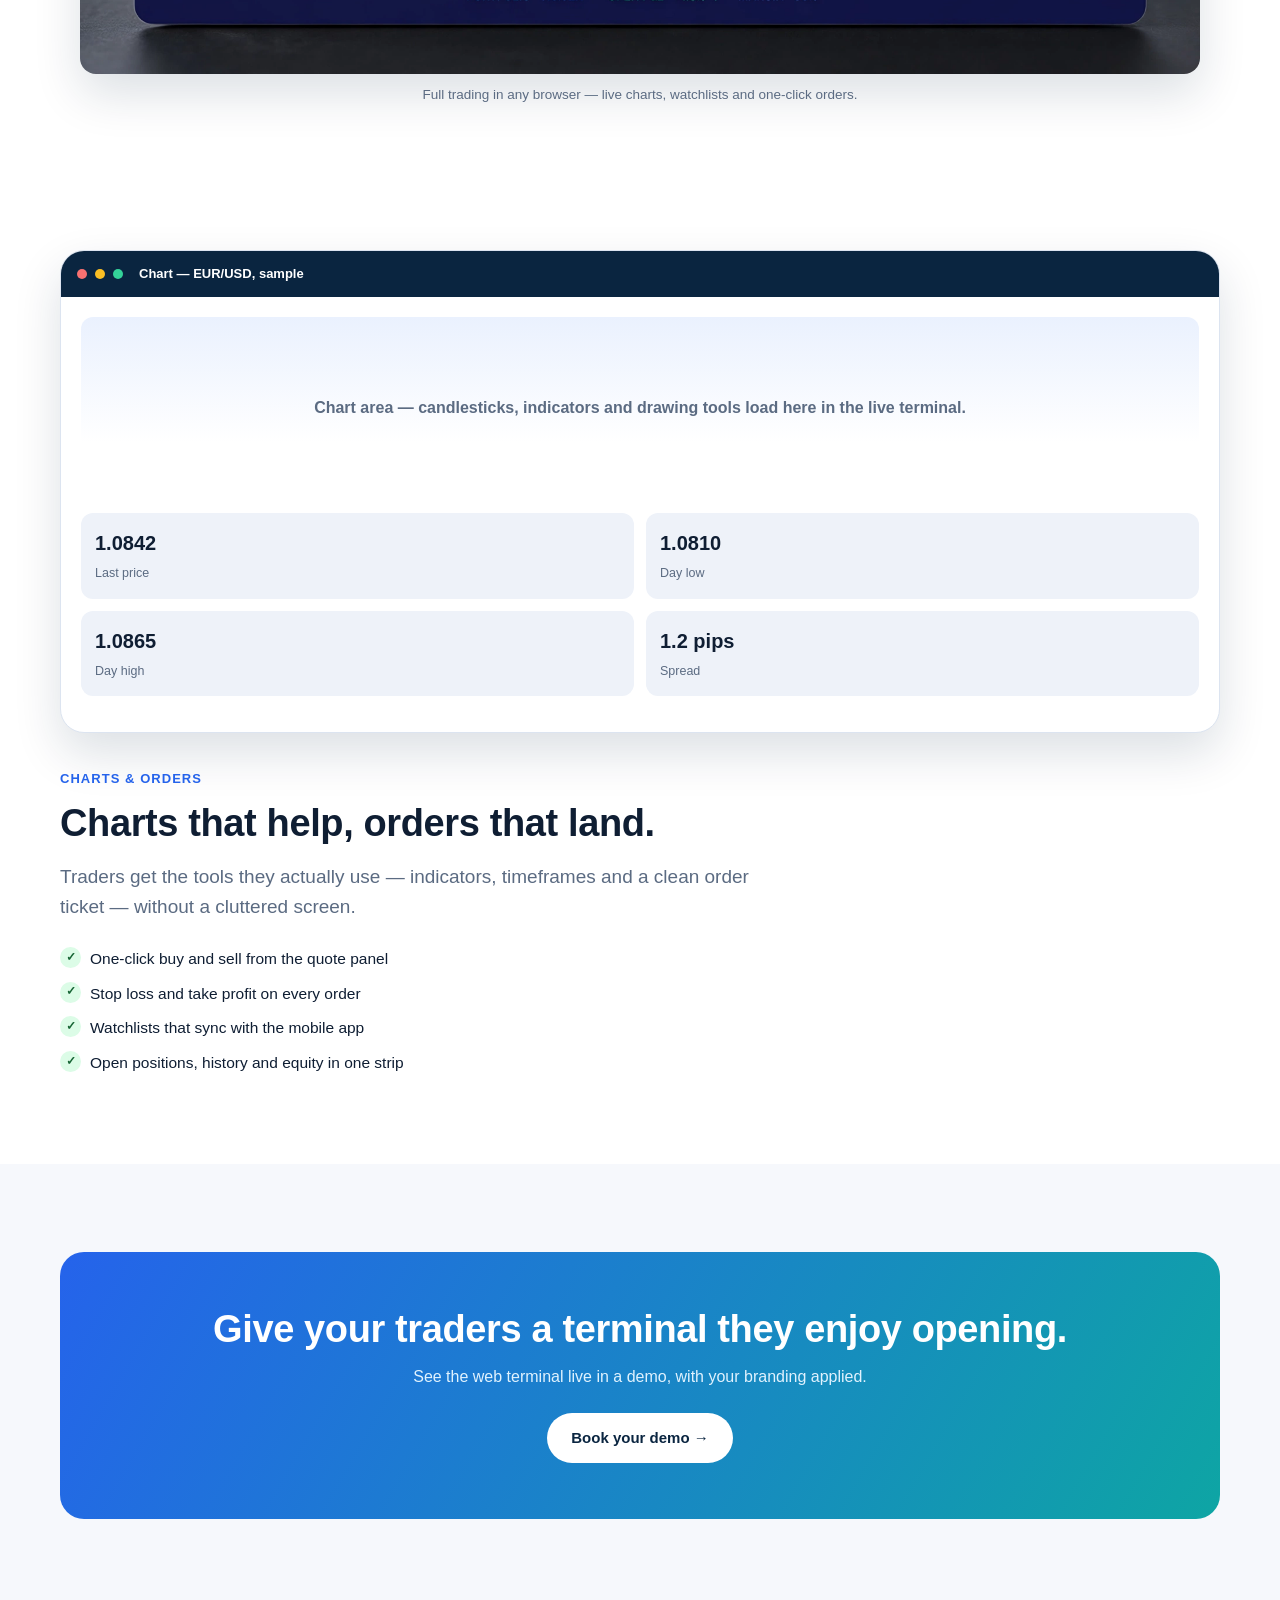
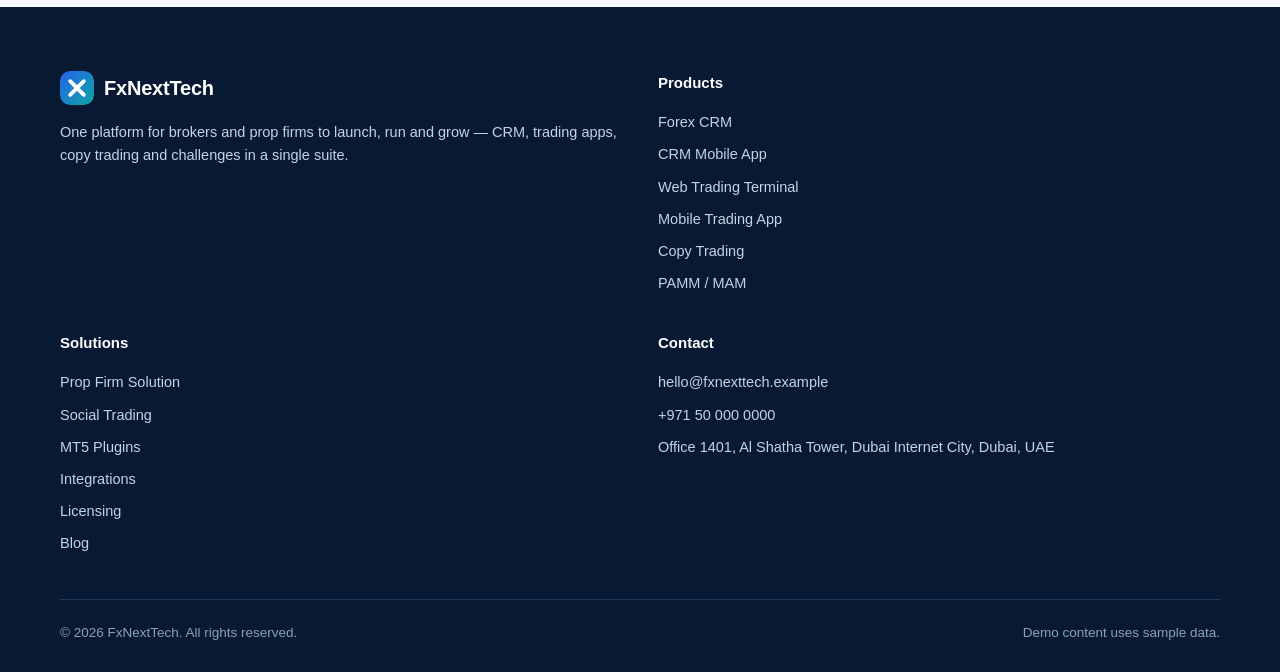
<file: web-trading-terminal.html>
<!DOCTYPE html>
<html lang="en">
<head>
<meta charset="utf-8">
<meta name="viewport" content="width=device-width, initial-scale=1">
<title>Web Trading Terminal — FxNextTech</title>
<meta name="description" content="The FxNextTech web terminal lets clients trade from any browser: live quotes, charts, watchlists and one-click orders with nothing to install.">
<link rel="stylesheet" href="assets/css/style.css">
<link rel="icon" type="image/webp" href="assets/images/fxnexttech-logo.webp">
</head>
<body>
<header class="site-header"><div class="container header-inner">
<a class="logo" href="index.html"><svg class="logo-svg" viewBox="0 0 40 40" role="img" aria-label="FxNextTech logo"><defs><linearGradient id="fxg" x1="0" y1="0" x2="1" y2="1"><stop offset="0" stop-color="#2563EB"/><stop offset="1" stop-color="#0EA5A4"/></linearGradient></defs><rect width="40" height="40" rx="10" fill="url(#fxg)"/><path d="M12 12l16 16M28 12L12 28" stroke="#fff" stroke-width="4.5" stroke-linecap="round" fill="none"/></svg><span>FxNextTech</span></a>
<button class="nav-toggle" aria-expanded="false" aria-controls="mainNav" aria-label="Open menu">☰</button>
<nav class="main-nav" id="mainNav" aria-label="Main">
<div class="dropdown"><a href="forex-crm.html" aria-haspopup="true">Products ▾</a><div class="dropdown-menu">
<a href="forex-crm.html">Forex CRM<small>Clients, leads, deposits and partners in one place</small></a>
<a href="crm-mobile-app.html">CRM Mobile App<small>Your brand in your clients' pockets</small></a>
<a href="web-trading-terminal.html">Web Trading Terminal<small>Trade from any browser, nothing to install</small></a>
<a href="mobile-trading-app.html">Mobile Trading App<small>Fast trading on iOS and Android</small></a>
<a href="social-trading.html">Social Trading<small>Follow, share and learn in public</small></a>
<a href="copy-trading.html">Copy Trading<small>Let clients mirror proven strategies</small></a>
<a href="pamm-mam.html">PAMM / MAM<small>Managed accounts, done properly</small></a>
<a href="prop-firm-solution.html">Prop Firm Solution<small>Challenges, payouts and leaderboards</small></a>
</div></div>
<a href="mt5-plugins.html">Plugins</a>
<a href="integrations.html">Integrations</a>
<a href="company-formation.html">Licensing</a>
<a href="blog.html">Blog</a>
<a href="contact.html">Contact</a>
<a class="btn btn-primary btn-sm nav-cta" href="contact.html">Book a demo</a>
</nav></div></header>
<main>
<section class="hero"><div class="container hero-grid">
<div><span class="eyebrow">Web Trading Terminal</span><h1>Trade from any browser. Nothing to install.</h1><p class="lead mt-2">The FxNextTech web terminal opens in a tab and feels like a desktop platform: fast quotes, clean charts and one-click orders.</p>
<div class="hero-actions"><a class="btn btn-primary" href="contact.html">Book a demo</a><a class="btn btn-ghost" href="mobile-trading-app.html">See the mobile app →</a></div>
<div class="chips"><span class="chip">One-click trading</span><span class="chip teal">Live watchlists</span><span class="chip">Your branding</span></div></div>
<div class="mock"><div class="mock-bar"><span class="dot"></span><span class="dot"></span><span class="dot"></span><span style="margin-left:8px">FxNextTech Web Terminal — sample quotes</span></div><div class="mock-body">
<table class="data"><thead><tr><th>Symbol</th><th>Bid</th><th>Ask</th><th>Change</th></tr></thead><tbody>
<tr><td><b>EUR/USD</b></td><td>1.0841</td><td>1.0842</td><td><span class="pill pill-green">+0.12%</span></td></tr>
<tr><td><b>GBP/USD</b></td><td>1.2709</td><td>1.2710</td><td><span class="pill pill-red">−0.08%</span></td></tr>
<tr><td><b>XAU/USD</b></td><td>2,412.10</td><td>2,412.30</td><td><span class="pill pill-green">+0.45%</span></td></tr>
<tr><td><b>BTC/USD</b></td><td>97,180</td><td>97,240</td><td><span class="pill pill-green">+1.10%</span></td></tr>
<tr><td><b>USD/JPY</b></td><td>151.80</td><td>151.82</td><td><span class="pill pill-red">−0.05%</span></td></tr>
</tbody></table>
<p class="muted mt-2" style="font-size:13px">Sample quotes for illustration only — not live prices.</p></div></div>
<div class="container"><figure class="page-visual reveal"><img loading="lazy" src="assets/images/web-terminal.webp" alt="FxNextTech web trading terminal with charts"><figcaption>Full trading in any browser — live charts, watchlists and one-click orders.</figcaption></figure></div>
</div></section>

<section class="section alt"><div class="container hero-grid">
<div class="mock"><div class="mock-bar"><span class="dot"></span><span class="dot"></span><span class="dot"></span><span style="margin-left:8px">Chart — EUR/USD, sample</span></div><div class="mock-body">
<div style="height:180px;border-radius:12px;background:linear-gradient(180deg,#EAF1FE 0%,#fff 70%);display:grid;place-items:center;color:var(--text-muted);font-weight:600;padding:20px;text-align:center">Chart area — candlesticks, indicators and drawing tools load here in the live terminal.</div>
<div class="mock-stats mt-2"><div class="mock-stat"><b>1.0842</b><span>Last price</span></div><div class="mock-stat"><b>1.0810</b><span>Day low</span></div><div class="mock-stat"><b>1.0865</b><span>Day high</span></div><div class="mock-stat"><b>1.2 pips</b><span>Spread</span></div></div>
</div></div>
<div><span class="eyebrow">Charts &amp; orders</span><h2>Charts that help, orders that land.</h2><p class="lead mt-2">Traders get the tools they actually use — indicators, timeframes and a clean order ticket — without a cluttered screen.</p><ul class="check-list mt-3"><li>One-click buy and sell from the quote panel</li><li>Stop loss and take profit on every order</li><li>Watchlists that sync with the mobile app</li><li>Open positions, history and equity in one strip</li></ul></div>
</div></section>

<section class="section"><div class="container"><div class="cta-band"><h2>Give your traders a terminal they enjoy opening.</h2><p>See the web terminal live in a demo, with your branding applied.</p><a class="btn btn-white" href="contact.html">Book your demo →</a></div></div></section>
</main>
<footer class="site-footer"><div class="container"><div class="footer-grid">
<div><a class="logo" href="index.html" style="color:#fff"><svg class="logo-svg" viewBox="0 0 40 40" role="img" aria-label="FxNextTech logo"><defs><linearGradient id="fxg" x1="0" y1="0" x2="1" y2="1"><stop offset="0" stop-color="#2563EB"/><stop offset="1" stop-color="#0EA5A4"/></linearGradient></defs><rect width="40" height="40" rx="10" fill="url(#fxg)"/><path d="M12 12l16 16M28 12L12 28" stroke="#fff" stroke-width="4.5" stroke-linecap="round" fill="none"/></svg><span>FxNextTech</span></a><p class="mt-2" style="font-size:14.5px">One platform for brokers and prop firms to launch, run and grow — CRM, trading apps, copy trading and challenges in a single suite.</p></div>
<div><h4>Products</h4><ul><li><a href="forex-crm.html">Forex CRM</a></li><li><a href="crm-mobile-app.html">CRM Mobile App</a></li><li><a href="web-trading-terminal.html">Web Trading Terminal</a></li><li><a href="mobile-trading-app.html">Mobile Trading App</a></li><li><a href="copy-trading.html">Copy Trading</a></li><li><a href="pamm-mam.html">PAMM / MAM</a></li></ul></div>
<div><h4>Solutions</h4><ul><li><a href="prop-firm-solution.html">Prop Firm Solution</a></li><li><a href="social-trading.html">Social Trading</a></li><li><a href="mt5-plugins.html">MT5 Plugins</a></li><li><a href="integrations.html">Integrations</a></li><li><a href="company-formation.html">Licensing</a></li><li><a href="blog.html">Blog</a></li></ul></div>
<div><h4>Contact</h4><ul><li><a href="mailto:hello@fxnexttech.example">hello@fxnexttech.example</a></li><li>+971 50 000 0000</li><li>Office 1401, Al Shatha Tower, Dubai Internet City, Dubai, UAE</li></ul></div>
</div><div class="footer-bottom"><span>© 2026 FxNextTech. All rights reserved.</span><span>Demo content uses sample data.</span></div></div></footer>
<script src="assets/js/main.js"></script>
</body>
</html>
</file>
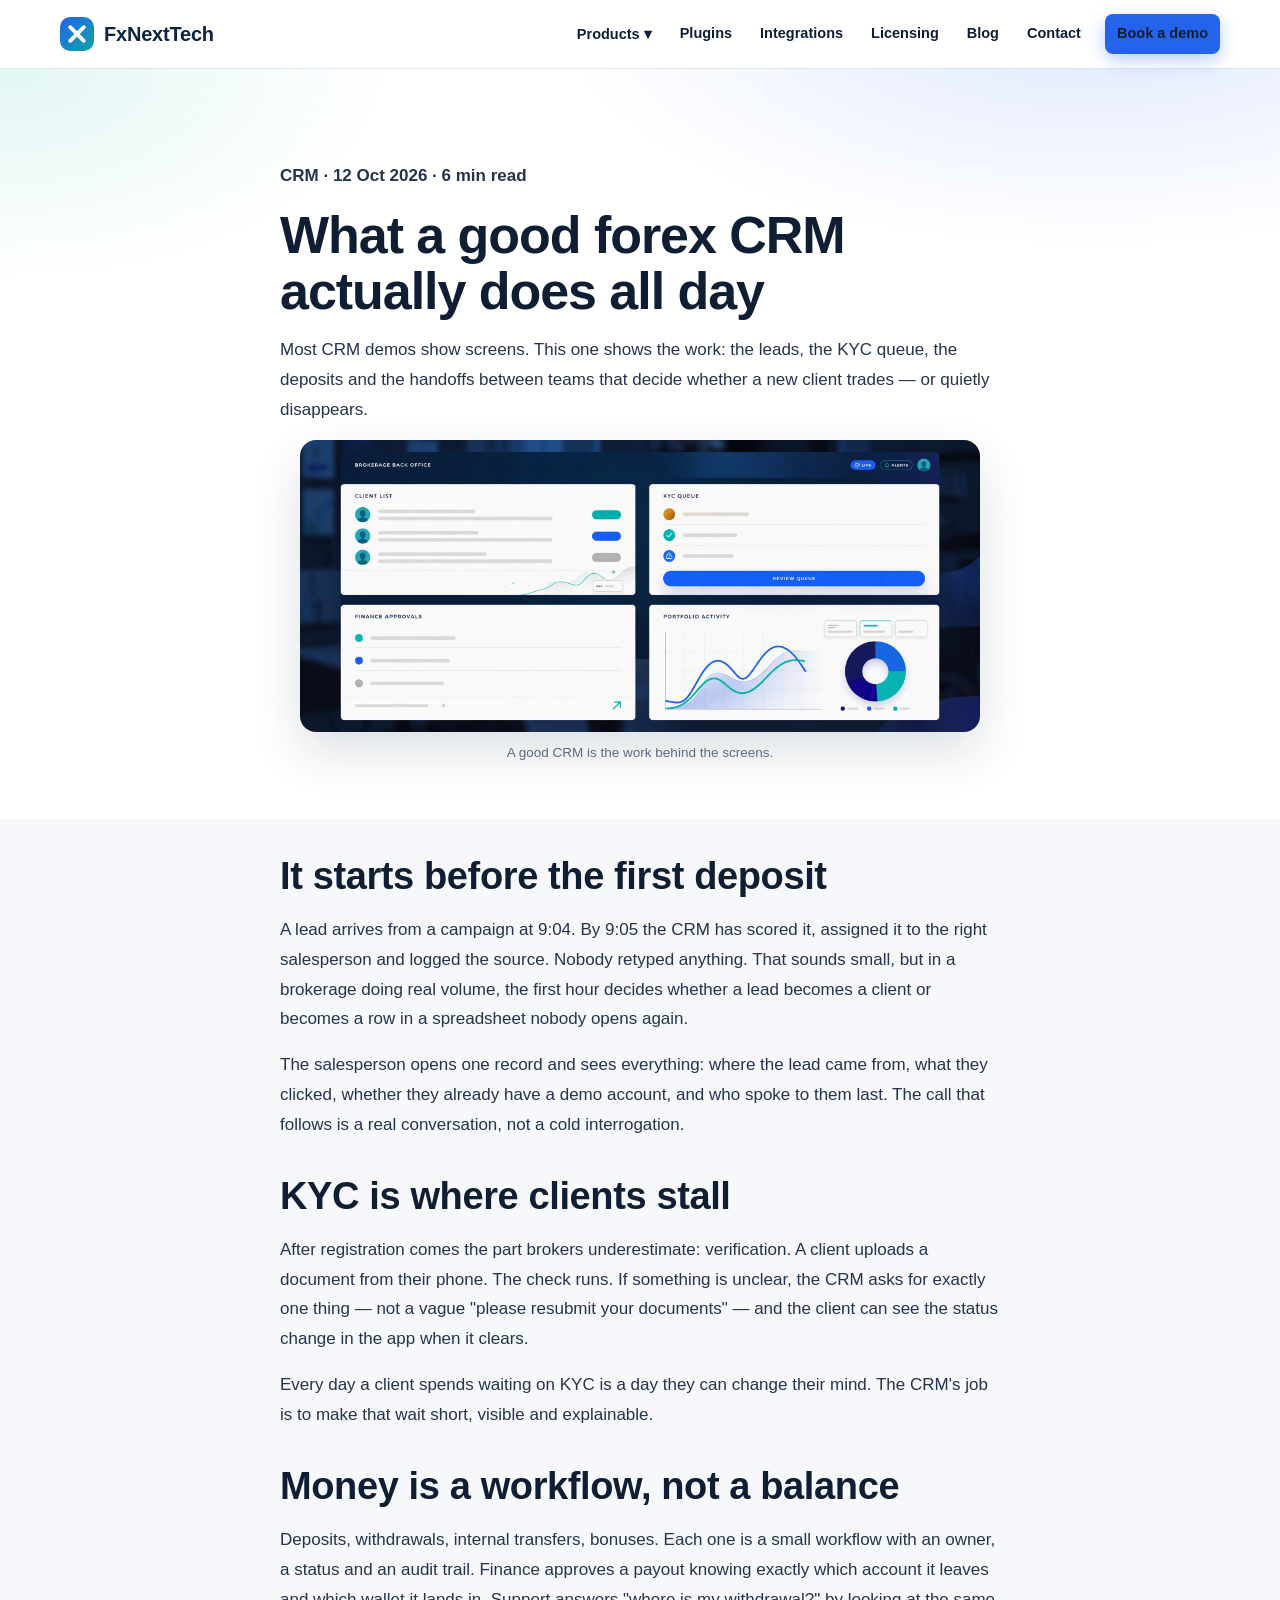
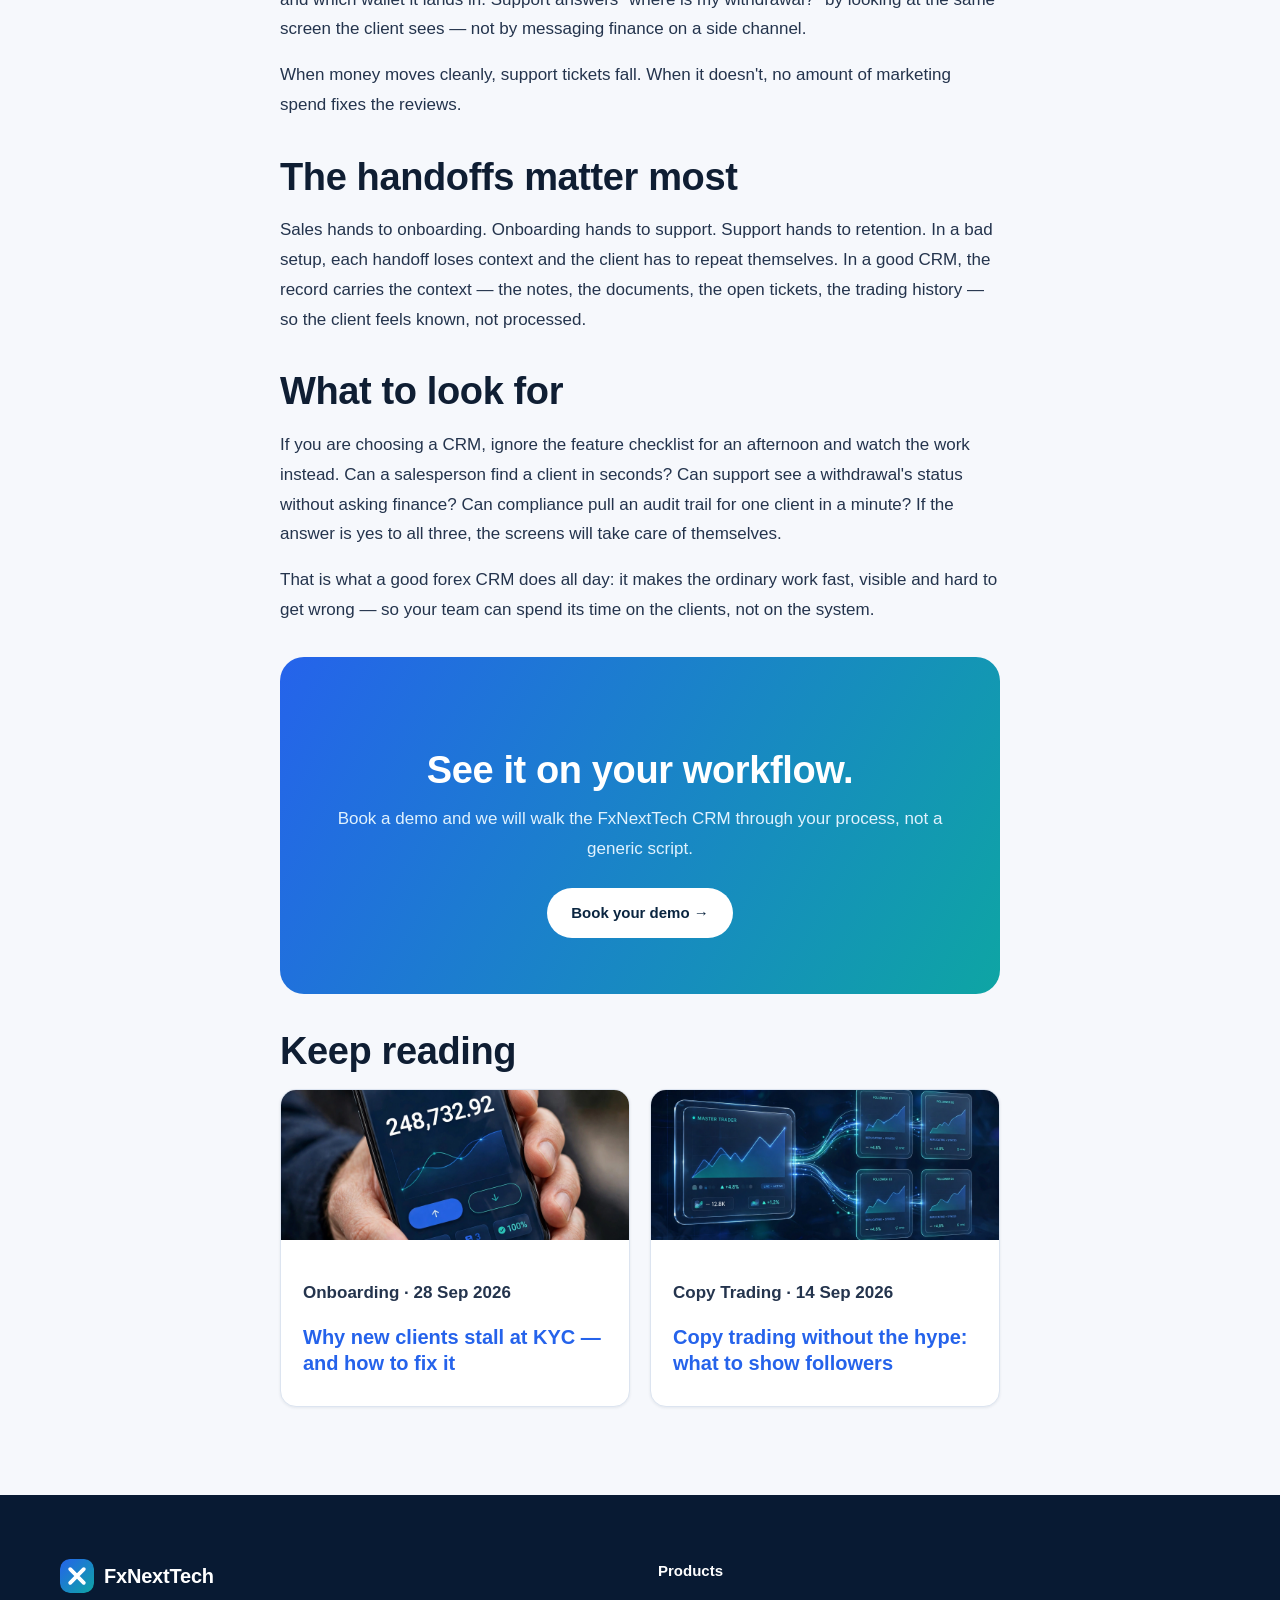
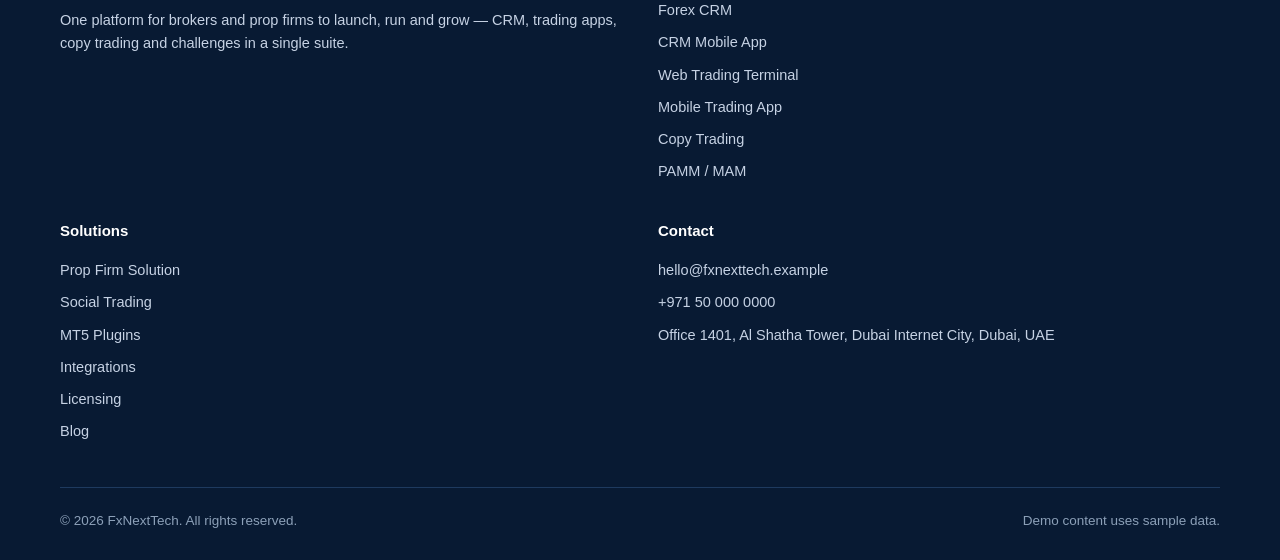
<file: blog/forex-crm-2026.html>
<!DOCTYPE html>
<html lang="en">
<head>
<meta charset="utf-8">
<meta name="viewport" content="width=device-width, initial-scale=1">
<title>What a good forex CRM actually does all day — FxNextTech</title>
<meta name="description" content="Most CRM demos show screens. This article shows the work: leads, KYC, deposits and the handoffs between teams.">
<link rel="stylesheet" href="../assets/css/style.css">
<link rel="icon" type="image/webp" href="../assets/images/fxnexttech-logo.webp">
</head>
<body>
<header class="site-header"><div class="container header-inner">
<a class="logo" href="../index.html"><svg class="logo-svg" viewBox="0 0 40 40" role="img" aria-label="FxNextTech logo"><defs><linearGradient id="fxg" x1="0" y1="0" x2="1" y2="1"><stop offset="0" stop-color="#2563EB"/><stop offset="1" stop-color="#0EA5A4"/></linearGradient></defs><rect width="40" height="40" rx="10" fill="url(#fxg)"/><path d="M12 12l16 16M28 12L12 28" stroke="#fff" stroke-width="4.5" stroke-linecap="round" fill="none"/></svg><span>FxNextTech</span></a>
<button class="nav-toggle" aria-expanded="false" aria-controls="mainNav" aria-label="Open menu">☰</button>
<nav class="main-nav" id="mainNav" aria-label="Main">
<div class="dropdown"><a href="../forex-crm.html" aria-haspopup="true">Products ▾</a><div class="dropdown-menu">
<a href="../forex-crm.html">Forex CRM<small>Clients, leads, deposits and partners in one place</small></a>
<a href="../crm-mobile-app.html">CRM Mobile App<small>Your brand in your clients' pockets</small></a>
<a href="../web-trading-terminal.html">Web Trading Terminal<small>Trade from any browser, nothing to install</small></a>
<a href="../mobile-trading-app.html">Mobile Trading App<small>Fast trading on iOS and Android</small></a>
<a href="../social-trading.html">Social Trading<small>Follow, share and learn in public</small></a>
<a href="../copy-trading.html">Copy Trading<small>Let clients mirror proven strategies</small></a>
<a href="../pamm-mam.html">PAMM / MAM<small>Managed accounts, done properly</small></a>
<a href="../prop-firm-solution.html">Prop Firm Solution<small>Challenges, payouts and leaderboards</small></a>
</div></div>
<a href="../mt5-plugins.html">Plugins</a>
<a href="../integrations.html">Integrations</a>
<a href="../company-formation.html">Licensing</a>
<a href="../blog.html">Blog</a>
<a href="../contact.html">Contact</a>
<a class="btn btn-primary btn-sm nav-cta" href="../contact.html">Book a demo</a>
</nav></div></header>
<main>
<section class="hero"><div class="container article">
<p class="blog-meta">CRM · 12 Oct 2026 · 6 min read</p>
<h1 class="mt-1">What a good forex CRM actually does all day</h1>
<p class="lead mt-2">Most CRM demos show screens. This one shows the work: the leads, the KYC queue, the deposits and the handoffs between teams that decide whether a new client trades — or quietly disappears.</p>
<div class="container"><figure class="page-visual reveal"><img loading="lazy" src="../assets/images/crm-backoffice.webp" alt="FxNextTech broker CRM dashboard"><figcaption>A good CRM is the work behind the screens.</figcaption></figure></div>
</div></section>
<section class="section" style="padding-top:0"><div class="container article">
<h2>It starts before the first deposit</h2>
<p>A lead arrives from a campaign at 9:04. By 9:05 the CRM has scored it, assigned it to the right salesperson and logged the source. Nobody retyped anything. That sounds small, but in a brokerage doing real volume, the first hour decides whether a lead becomes a client or becomes a row in a spreadsheet nobody opens again.</p>
<p>The salesperson opens one record and sees everything: where the lead came from, what they clicked, whether they already have a demo account, and who spoke to them last. The call that follows is a real conversation, not a cold interrogation.</p>
<h2>KYC is where clients stall</h2>
<p>After registration comes the part brokers underestimate: verification. A client uploads a document from their phone. The check runs. If something is unclear, the CRM asks for exactly one thing — not a vague "please resubmit your documents" — and the client can see the status change in the app when it clears.</p>
<p>Every day a client spends waiting on KYC is a day they can change their mind. The CRM's job is to make that wait short, visible and explainable.</p>
<h2>Money is a workflow, not a balance</h2>
<p>Deposits, withdrawals, internal transfers, bonuses. Each one is a small workflow with an owner, a status and an audit trail. Finance approves a payout knowing exactly which account it leaves and which wallet it lands in. Support answers "where is my withdrawal?" by looking at the same screen the client sees — not by messaging finance on a side channel.</p>
<p>When money moves cleanly, support tickets fall. When it doesn't, no amount of marketing spend fixes the reviews.</p>
<h2>The handoffs matter most</h2>
<p>Sales hands to onboarding. Onboarding hands to support. Support hands to retention. In a bad setup, each handoff loses context and the client has to repeat themselves. In a good CRM, the record carries the context — the notes, the documents, the open tickets, the trading history — so the client feels known, not processed.</p>
<h2>What to look for</h2>
<p>If you are choosing a CRM, ignore the feature checklist for an afternoon and watch the work instead. Can a salesperson find a client in seconds? Can support see a withdrawal's status without asking finance? Can compliance pull an audit trail for one client in a minute? If the answer is yes to all three, the screens will take care of themselves.</p>
<p>That is what a good forex CRM does all day: it makes the ordinary work fast, visible and hard to get wrong — so your team can spend its time on the clients, not on the system.</p>
<div class="cta-band mt-4"><h2>See it on your workflow.</h2><p>Book a demo and we will walk the FxNextTech CRM through your process, not a generic script.</p><a class="btn btn-white" href="../contact.html">Book your demo →</a></div>
<h2 class="mt-4">Keep reading</h2>
<div class="grid grid-2 mt-2">
<article class="blog-card"><div class="blog-cover"><img loading="lazy" src="../assets/images/mobile-portal.webp" alt="Client onboarding in the mobile app"></div><div class="blog-body"><p class="blog-meta">Onboarding · 28 Sep 2026</p><h3><a href="forex-crm-2026.html">Why new clients stall at KYC — and how to fix it</a></h3></div></article>
<article class="blog-card"><div class="blog-cover"><img loading="lazy" src="../assets/images/copy-trading.webp" alt="Copy trading engine"></div><div class="blog-body"><p class="blog-meta">Copy Trading · 14 Sep 2026</p><h3><a href="forex-crm-2026.html">Copy trading without the hype: what to show followers</a></h3></div></article>
</div>
</div></section>
</main>
<footer class="site-footer"><div class="container"><div class="footer-grid">
<div><a class="logo" href="../index.html" style="color:#fff"><svg class="logo-svg" viewBox="0 0 40 40" role="img" aria-label="FxNextTech logo"><defs><linearGradient id="fxg" x1="0" y1="0" x2="1" y2="1"><stop offset="0" stop-color="#2563EB"/><stop offset="1" stop-color="#0EA5A4"/></linearGradient></defs><rect width="40" height="40" rx="10" fill="url(#fxg)"/><path d="M12 12l16 16M28 12L12 28" stroke="#fff" stroke-width="4.5" stroke-linecap="round" fill="none"/></svg><span>FxNextTech</span></a><p class="mt-2" style="font-size:14.5px">One platform for brokers and prop firms to launch, run and grow — CRM, trading apps, copy trading and challenges in a single suite.</p></div>
<div><h4>Products</h4><ul><li><a href="../forex-crm.html">Forex CRM</a></li><li><a href="../crm-mobile-app.html">CRM Mobile App</a></li><li><a href="../web-trading-terminal.html">Web Trading Terminal</a></li><li><a href="../mobile-trading-app.html">Mobile Trading App</a></li><li><a href="../copy-trading.html">Copy Trading</a></li><li><a href="../pamm-mam.html">PAMM / MAM</a></li></ul></div>
<div><h4>Solutions</h4><ul><li><a href="../prop-firm-solution.html">Prop Firm Solution</a></li><li><a href="../social-trading.html">Social Trading</a></li><li><a href="../mt5-plugins.html">MT5 Plugins</a></li><li><a href="../integrations.html">Integrations</a></li><li><a href="../company-formation.html">Licensing</a></li><li><a href="../blog.html">Blog</a></li></ul></div>
<div><h4>Contact</h4><ul><li><a href="mailto:hello@fxnexttech.example">hello@fxnexttech.example</a></li><li>+971 50 000 0000</li><li>Office 1401, Al Shatha Tower, Dubai Internet City, Dubai, UAE</li></ul></div>
</div><div class="footer-bottom"><span>© 2026 FxNextTech. All rights reserved.</span><span>Demo content uses sample data.</span></div></div></footer>
<script src="../assets/js/main.js"></script>
</body>
</html>
</file>
<file: assets/css/style.css>
@import url("tokens.css");
*{box-sizing:border-box;margin:0;padding:0}
html{scroll-behavior:smooth}
body{font-family:var(--font);background:var(--bg);color:var(--text);font-size:16px;line-height:1.6;-webkit-font-smoothing:antialiased}
a{color:var(--blue-600);text-decoration:none}
a:hover{text-decoration:underline}
img,svg{display:block;max-width:100%}
.container{max-width:1200px;margin:0 auto;padding:0 20px}
h1{font-size:clamp(34px,5vw,52px);line-height:1.08;letter-spacing:-.02em;font-weight:800}
h2{font-size:clamp(26px,3.4vw,38px);line-height:1.15;letter-spacing:-.01em;font-weight:750}
h3{font-size:20px;line-height:1.3;font-weight:700}
p.lead{font-size:19px;color:var(--text-muted);max-width:720px}
.eyebrow{display:inline-block;font-size:13px;font-weight:700;letter-spacing:.08em;text-transform:uppercase;color:var(--blue-600);margin-bottom:12px}
.section{padding:88px 0}
.section.alt{background:var(--surface)}
.section.dark{background:var(--navy-800);color:#fff}
.section.dark p.lead,.section.dark .muted{color:#B9C8DD}
.section.dark h2,.section.dark h3{color:#fff}
.muted{color:var(--text-muted)}
.center{text-align:center}.center p.lead{margin:0 auto}
.mt-1{margin-top:8px}.mt-2{margin-top:16px}.mt-3{margin-top:24px}.mt-4{margin-top:32px}
/* Buttons — press feedback per apple-design */
.btn{display:inline-flex;align-items:center;gap:8px;justify-content:center;border:0;cursor:pointer;font-family:inherit;font-size:15px;font-weight:650;padding:13px 24px;border-radius:var(--r-pill);transition:transform .12s ease-out,box-shadow .2s var(--ease),background .2s}
.btn:active{transform:scale(.97)}
.btn:focus-visible,a:focus-visible,button:focus-visible,input:focus-visible,select:focus-visible,textarea:focus-visible{outline:3px solid var(--blue-500);outline-offset:2px}
.btn-primary{background:var(--blue-600);color:#fff;box-shadow:0 6px 18px rgba(37,99,235,.32)}
.btn-primary:hover{background:#1D4ED8;text-decoration:none}
.btn-teal{background:var(--teal-500);color:#fff}
.btn-teal:hover{background:#0D9488;text-decoration:none}
.btn-ghost{background:var(--surface);color:var(--navy-800);border:1px solid var(--border)}
.btn-ghost:hover{border-color:var(--blue-600);text-decoration:none}
.btn-white{background:#fff;color:var(--navy-800)}
.btn-white:hover{text-decoration:none}
.btn-sm{padding:9px 18px;font-size:14px}
/* Header */
.site-header{position:sticky;top:0;z-index:50;background:rgba(255,255,255,.92);backdrop-filter:blur(12px);border-bottom:1px solid var(--border)}
.header-inner{display:flex;align-items:center;gap:24px;height:68px}
.logo{display:flex;align-items:center;gap:10px;font-weight:800;font-size:20px;color:var(--navy-800);letter-spacing:-.01em}
.logo:hover{text-decoration:none}
.logo-mark{width:34px;height:34px;border-radius:10px;background:linear-gradient(135deg,var(--blue-600),var(--teal-500));display:grid;place-items:center;color:#fff;font-size:18px;font-weight:800}
.main-nav{display:flex;gap:4px;margin-left:auto;align-items:center}
.main-nav a{color:var(--text);font-size:14.5px;font-weight:600;padding:8px 12px;border-radius:8px}
.main-nav a:hover{background:var(--surface-alt);text-decoration:none;color:var(--blue-600)}
.nav-cta{margin-left:8px}
.dropdown{position:relative}
.dropdown-menu{position:absolute;top:calc(100% + 8px);left:0;min-width:280px;background:#fff;border:1px solid var(--border);border-radius:var(--r-lg);box-shadow:var(--shadow-lg);padding:8px;display:none}
.dropdown.open .dropdown-menu,.dropdown:hover .dropdown-menu{display:block}
.dropdown-menu a{display:flex;flex-direction:column;gap:2px;padding:10px 12px}
.dropdown-menu a small{color:var(--text-muted);font-weight:400}
.nav-toggle{display:none;background:none;border:1px solid var(--border);border-radius:10px;padding:9px 12px;font-size:18px;cursor:pointer;margin-left:auto}
@media(max-width:1023px){
  .main-nav{display:none;position:absolute;top:68px;left:0;right:0;background:#fff;flex-direction:column;align-items:stretch;padding:16px 20px 24px;border-bottom:1px solid var(--border);box-shadow:var(--shadow-lg)}
  .main-nav.open{display:flex}
  .main-nav a{padding:12px}
  .dropdown-menu{position:static;display:none;box-shadow:none;border:0;padding-left:12px}
  .dropdown.open .dropdown-menu{display:block}
  .nav-toggle{display:block}
  .nav-cta{display:none}
}
/* Hero */
.hero{padding:76px 0 56px;background:radial-gradient(900px 420px at 85% -10%,rgba(37,99,235,.16),transparent 60%),radial-gradient(700px 380px at 0% 0%,rgba(20,184,166,.12),transparent 55%),var(--surface)}
.hero-grid{display:grid;grid-template-columns:1.05fr .95fr;gap:48px;align-items:center}
.hero-actions{display:flex;gap:12px;flex-wrap:wrap;margin-top:28px}
.chips{display:flex;gap:8px;flex-wrap:wrap;margin-top:20px}
.chip{background:var(--surface-alt);border:1px solid var(--border);border-radius:var(--r-pill);padding:6px 13px;font-size:13px;font-weight:600;color:var(--navy-800)}
.chip.teal{background:#E6F7F5;border-color:#BFE9E5;color:#0B6E6B}
.hero-stats{display:flex;gap:28px;margin-top:32px;flex-wrap:wrap}
.hero-stats b{display:block;font-size:26px;color:var(--navy-800)}
.hero-stats span{font-size:13.5px;color:var(--text-muted)}
/* Ticker */
.ticker{background:var(--navy-800);color:#fff;overflow:hidden;padding:12px 0}
.ticker-track{display:flex;gap:44px;white-space:nowrap;animation:marquee 36s linear infinite;width:max-content}
.ticker:hover .ticker-track{animation-play-state:paused}
@keyframes marquee{to{transform:translateX(-50%)}}
.ticker-track span{font-size:14px;font-weight:600}
.ticker-track .up{color:#34D399}.ticker-track .down{color:#F87171}
/* Cards / grids */
.grid{display:grid;gap:20px}
.grid-2{grid-template-columns:repeat(2,1fr)}
.grid-3{grid-template-columns:repeat(3,1fr)}
.grid-4{grid-template-columns:repeat(4,1fr)}
.card{background:var(--surface);border:1px solid var(--border);border-radius:var(--r-lg);padding:26px;box-shadow:var(--shadow-sm);transition:transform .25s var(--ease),box-shadow .25s var(--ease)}
.card:hover{transform:translateY(-4px);box-shadow:var(--shadow-md)}
.card h3{margin:12px 0 8px}
.card p{color:var(--text-muted);font-size:15px}
.card .link{font-weight:650;display:inline-block;margin-top:14px}
.icon-badge{width:48px;height:48px;border-radius:14px;background:linear-gradient(135deg,#EAF1FE,#E6F7F5);display:grid;place-items:center;color:var(--blue-600)}
.icon-badge svg{width:24px;height:24px}
.icon-badge.teal{color:var(--teal-500)}
/* Ecosystem */
.eco{display:grid;grid-template-columns:220px 1fr;gap:28px;align-items:center}
.eco-core{background:linear-gradient(135deg,var(--navy-800),var(--navy-700));color:#fff;border-radius:var(--r-xl);padding:32px 24px;text-align:center}
.eco-core b{font-size:22px;display:block;margin-top:10px}
.eco-core p{color:#B9C8DD;font-size:14px;margin-top:8px}
.eco-items{display:grid;grid-template-columns:repeat(4,1fr);gap:14px}
.eco-item{background:var(--surface);border:1px solid var(--border);border-radius:var(--r-md);padding:16px;text-align:center;font-weight:650;font-size:14.5px}
.eco-item small{display:block;font-weight:400;color:var(--text-muted);font-size:12.5px;margin-top:4px}
/* Mock dashboards */
.mock{background:var(--surface);border:1px solid var(--border);border-radius:var(--r-xl);box-shadow:var(--shadow-lg);overflow:hidden}
.mock-bar{display:flex;align-items:center;gap:8px;padding:13px 16px;background:var(--navy-800);color:#fff;font-size:13px;font-weight:650}
.mock-bar .dot{width:10px;height:10px;border-radius:50%;background:#334155}
.mock-bar .dot:first-child{background:#F87171}.mock-bar .dot:nth-child(2){background:#FBBF24}.mock-bar .dot:nth-child(3){background:#34D399}
.mock-body{padding:20px}
.mock-stats{display:grid;grid-template-columns:repeat(4,1fr);gap:12px;margin-bottom:16px}
.mock-stat{background:var(--surface-alt);border-radius:var(--r-md);padding:14px}
.mock-stat b{font-size:20px;display:block}
.mock-stat span{font-size:12.5px;color:var(--text-muted)}
table.data{width:100%;border-collapse:collapse;font-size:14px}
table.data th{text-align:left;color:var(--text-muted);font-size:12px;text-transform:uppercase;letter-spacing:.05em;padding:10px 12px;border-bottom:1px solid var(--border)}
table.data td{padding:11px 12px;border-bottom:1px solid var(--border)}
table.data tr:last-child td{border-bottom:0}
.pill{display:inline-block;padding:3px 10px;border-radius:var(--r-pill);font-size:12px;font-weight:700}
.pill-green{background:#DCFCE7;color:#166534}.pill-blue{background:#DBEAFE;color:#1E40AF}.pill-teal{background:#CCFBF1;color:#0F766E}.pill-amber{background:#FEF3C7;color:#92400E}.pill-red{background:#FEE2E2;color:#991B1B}.pill-grey{background:#E5E7EB;color:#374151}
/* Tabs */
.tabs{display:flex;gap:8px;flex-wrap:wrap;margin:24px 0}
.tab-btn{border:1px solid var(--border);background:#fff;border-radius:var(--r-pill);padding:9px 18px;font-family:inherit;font-size:14px;font-weight:650;cursor:pointer;color:var(--text)}
.tab-btn[aria-selected="true"]{background:var(--navy-800);color:#fff;border-color:var(--navy-800)}
.tab-panel{display:none}
.tab-panel.active{display:block}
/* Accordion */
.acc{border:1px solid var(--border);border-radius:var(--r-lg);background:#fff;overflow:hidden}
.acc-item+.acc-item{border-top:1px solid var(--border)}
.acc-btn{width:100%;display:flex;justify-content:space-between;align-items:center;gap:16px;background:none;border:0;padding:19px 22px;font-family:inherit;font-size:16.5px;font-weight:650;text-align:left;cursor:pointer;color:var(--text)}
.acc-btn .chev{transition:transform .25s var(--ease);flex:none}
.acc-item.open .acc-btn .chev{transform:rotate(180deg)}
.acc-panel{display:none;padding:0 22px 20px;color:var(--text-muted)}
.acc-item.open .acc-panel{display:block}
/* Carousel */
.carousel{position:relative}
.carousel-track{display:flex;overflow:hidden;scroll-behavior:smooth}
.carousel-slide{flex:0 0 100%;padding:4px}
.carousel-nav{display:flex;gap:10px;justify-content:center;margin-top:20px}
.carousel-nav button{width:40px;height:40px;border-radius:50%;border:1px solid var(--border);background:#fff;cursor:pointer;font-size:16px}
.carousel-nav button:hover{border-color:var(--blue-600);color:var(--blue-600)}
.quote-card{background:#fff;border:1px solid var(--border);border-radius:var(--r-xl);padding:36px;max-width:760px;margin:0 auto;text-align:center}
.quote-card blockquote{font-size:21px;line-height:1.5;font-weight:600}
.quote-card footer{margin-top:18px;color:var(--text-muted);font-size:14.5px}
.stars{color:#F59E0B;letter-spacing:2px;font-size:18px}
.platform-row{display:flex;gap:14px;flex-wrap:wrap;justify-content:center}
.platform-pill{background:#fff;border:1px solid var(--border);border-radius:var(--r-pill);padding:12px 22px;font-weight:700;font-size:15px;box-shadow:var(--shadow-sm)}
/* Feature list */
.features{display:grid;gap:14px}
.feature{display:flex;gap:14px;align-items:flex-start}
.feature .icon-badge{width:40px;height:40px;flex:none}
.feature h3{margin:0 0 4px;font-size:17px}
.feature p{font-size:15px;color:var(--text-muted)}
.check-list{list-style:none;display:grid;gap:10px}
.check-list li{padding-left:30px;position:relative;font-size:15.5px}
.check-list li::before{content:"✓";position:absolute;left:0;top:0;width:21px;height:21px;border-radius:50%;background:#DCFCE7;color:#166534;display:grid;place-items:center;font-size:12px;font-weight:800}
/* Steps */
.steps{display:grid;grid-template-columns:repeat(4,1fr);gap:18px;counter-reset:step}
.step{background:#fff;border:1px solid var(--border);border-radius:var(--r-lg);padding:24px}
.step b.step-no{display:inline-grid;place-items:center;width:34px;height:34px;border-radius:50%;background:var(--navy-800);color:#fff;font-size:15px;margin-bottom:12px}
/* Forms */
.form{background:#fff;border:1px solid var(--border);border-radius:var(--r-xl);padding:30px;box-shadow:var(--shadow-md)}
.form label{display:block;font-weight:650;font-size:14px;margin:14px 0 6px}
.form input,.form select,.form textarea{width:100%;border:1px solid var(--border);border-radius:10px;padding:12px 14px;font-family:inherit;font-size:15px;background:#fff;color:var(--text)}
.form input:focus,.form select:focus,.form textarea:focus{border-color:var(--blue-600);outline:3px solid rgba(37,99,235,.18)}
.form .row{display:grid;grid-template-columns:1fr 1fr;gap:14px}
.form-note{font-size:13.5px;color:var(--text-muted);margin-top:12px}
.form-ok{display:none;background:#DCFCE7;color:#166534;border-radius:10px;padding:12px 14px;margin-top:14px;font-weight:600}
/* Blog */
.blog-card{background:#fff;border:1px solid var(--border);border-radius:var(--r-lg);overflow:hidden;box-shadow:var(--shadow-sm)}
.blog-cover{height:150px;background:linear-gradient(135deg,var(--navy-800),var(--blue-600) 55%,var(--teal-500));display:grid;place-items:center;color:#fff;font-weight:800;font-size:15px;padding:20px;text-align:center}
.blog-card .blog-body{padding:22px}
.blog-card h3{margin:6px 0 8px}
.blog-meta{font-size:13px;color:var(--text-muted);font-weight:600}
.article{max-width:760px;margin:0 auto}
.article p{margin:16px 0;font-size:17px;line-height:1.75;color:#24344D}
.article h2{margin:36px 0 8px}
/* Pricing / challenge picker */
.picker{display:flex;gap:10px;flex-wrap:wrap}
.picker-btn{border:2px solid var(--border);background:#fff;border-radius:var(--r-md);padding:14px 20px;font-family:inherit;font-weight:700;cursor:pointer}
.picker-btn[aria-pressed="true"]{border-color:var(--blue-600);background:#EFF6FF;color:var(--blue-600)}
/* Footer */
.site-footer{background:var(--navy-900);color:#C6D2E4;padding:64px 0 28px;margin-top:0}
.site-footer a{color:#C6D2E4}
.site-footer a:hover{color:#fff}
.footer-grid{display:grid;grid-template-columns:1.4fr 1fr 1fr 1.2fr;gap:36px}
.site-footer h4{color:#fff;font-size:15px;margin-bottom:16px}
.site-footer ul{list-style:none;display:grid;gap:9px;font-size:14.5px}
.footer-bottom{border-top:1px solid #1E3A5F;margin-top:44px;padding-top:22px;display:flex;justify-content:space-between;gap:16px;flex-wrap:wrap;font-size:13.5px;color:#8CA0B8}
.cta-band{background:linear-gradient(120deg,var(--blue-600),var(--teal-500));border-radius:var(--r-xl);padding:56px 40px;text-align:center;color:#fff}
.cta-band h2{color:#fff}
.cta-band p{color:#E0F2FE;margin:12px auto 24px;max-width:620px}
/* Reveal animation */
.reveal{opacity:0;transform:translateY(18px);transition:opacity .6s var(--ease),transform .6s var(--ease)}
.reveal.visible{opacity:1;transform:none}
@media(prefers-reduced-motion:reduce){
  .reveal{opacity:1;transform:none;transition:none}
  .ticker-track{animation:none}
  html{scroll-behavior:auto}
}
/* Page visuals (generated brand images) */
.page-visual{margin:8px 0 0}
.page-visual img{width:100%;height:auto;border-radius:16px;box-shadow:var(--shadow-lg);object-fit:cover}
.page-visual figcaption{font-size:13.5px;color:var(--text-muted);margin-top:10px;text-align:center}
.hero-visual img{max-height:540px;object-fit:cover}
.logo-svg{width:34px;height:34px;flex:none;border-radius:10px}
.blog-cover{padding:0;overflow:hidden}
.blog-cover img{width:100%;height:150px;object-fit:cover;display:block}
.cta-bg{background-image:linear-gradient(rgba(10,37,64,.78),rgba(10,37,64,.78)),url("../images/ecosystem-bg.webp");background-size:cover;background-position:center}
.cta-bg p{color:#E0F2FE}
@media(max-width:639px){
  .page-visual img{border-radius:12px}
  .hero-visual img{max-height:320px}
}

  .hero-grid{grid-template-columns:1fr;gap:32px}
  .grid-4{grid-template-columns:repeat(2,1fr)}
  .grid-3{grid-template-columns:repeat(2,1fr)}
  .eco{grid-template-columns:1fr}
  .eco-items{grid-template-columns:repeat(2,1fr)}
  .steps{grid-template-columns:repeat(2,1fr)}
  .footer-grid{grid-template-columns:1fr 1fr}
  .mock-stats{grid-template-columns:repeat(2,1fr)}
}
@media(max-width:639px){
  .section{padding:60px 0}
  .grid-2,.grid-3,.grid-4{grid-template-columns:1fr}
  .eco-items{grid-template-columns:1fr 1fr}
  .steps{grid-template-columns:1fr}
  .footer-grid{grid-template-columns:1fr}
  .form .row{grid-template-columns:1fr}
  .hero-actions .btn{width:100%}
  .mock-body{padding:14px;overflow-x:auto}
  table.data{min-width:560px}
  .mock-stats{grid-template-columns:1fr 1fr}
}
</file>
